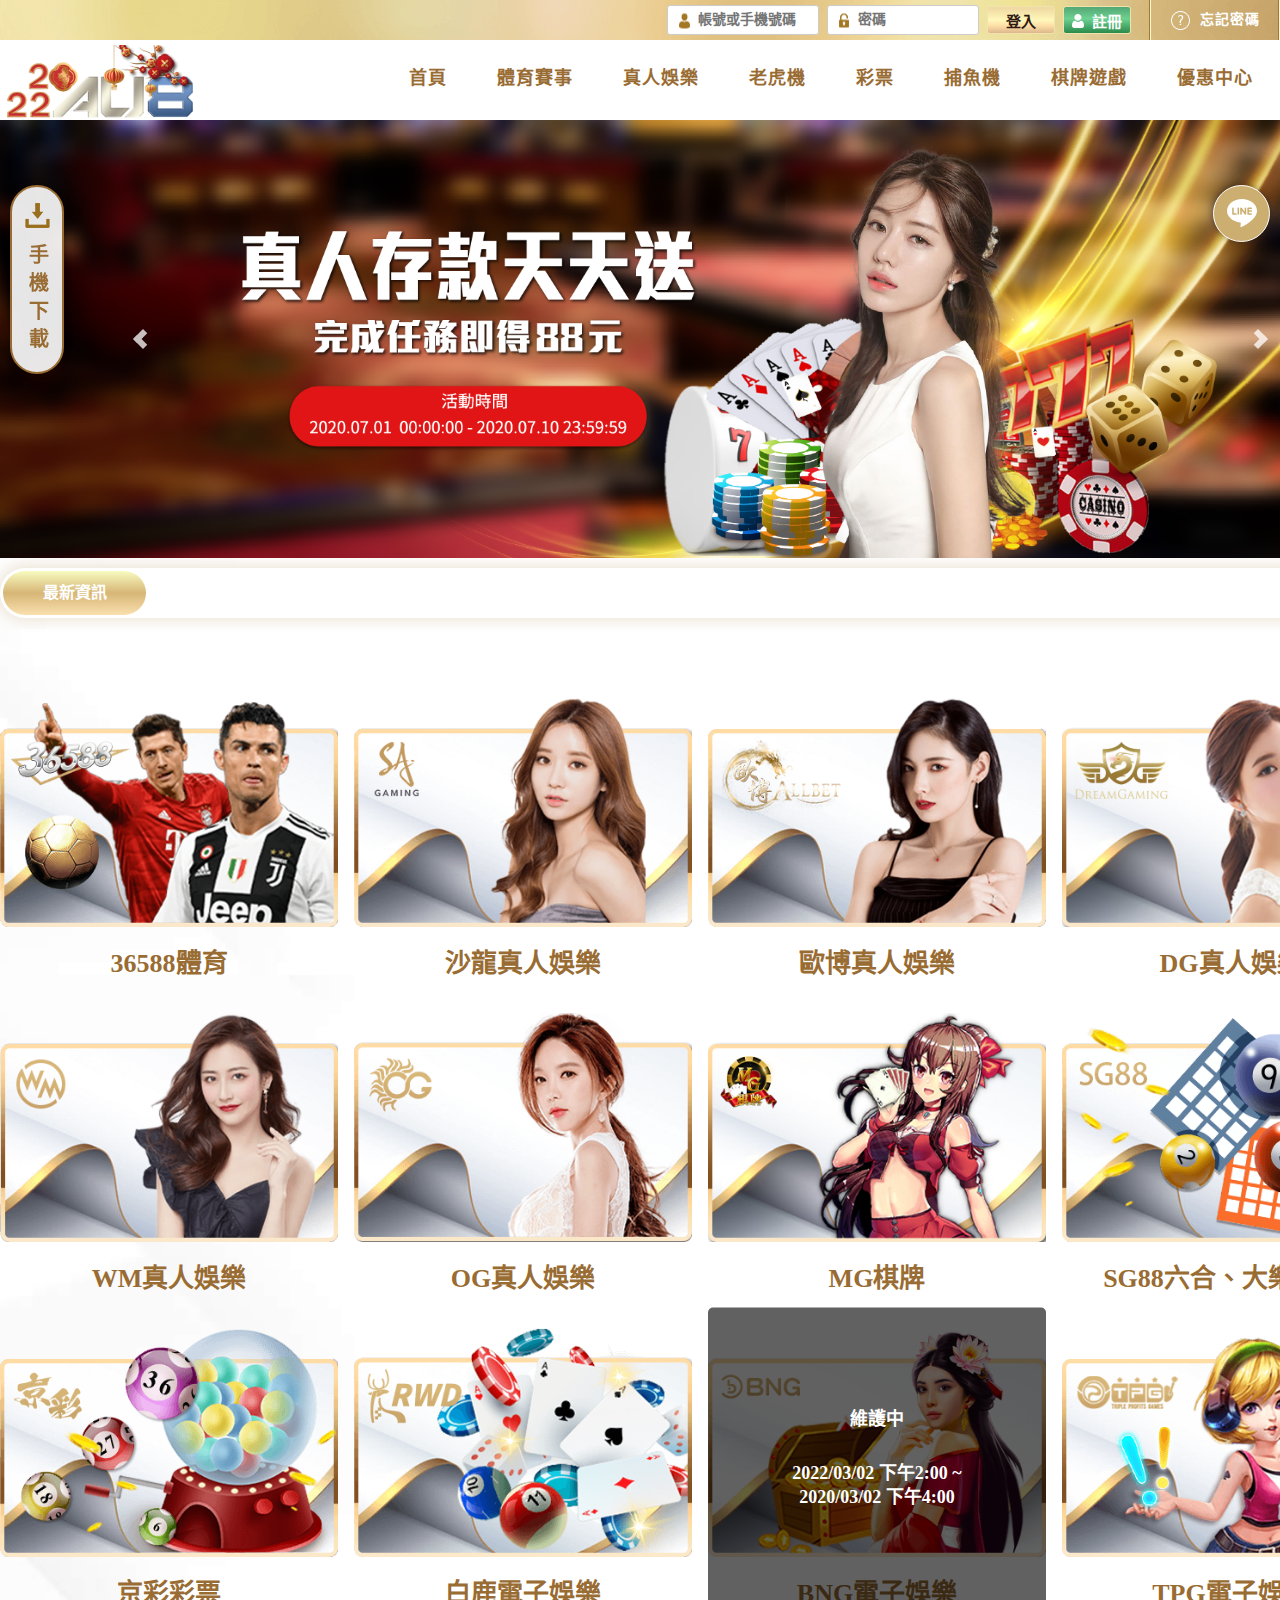
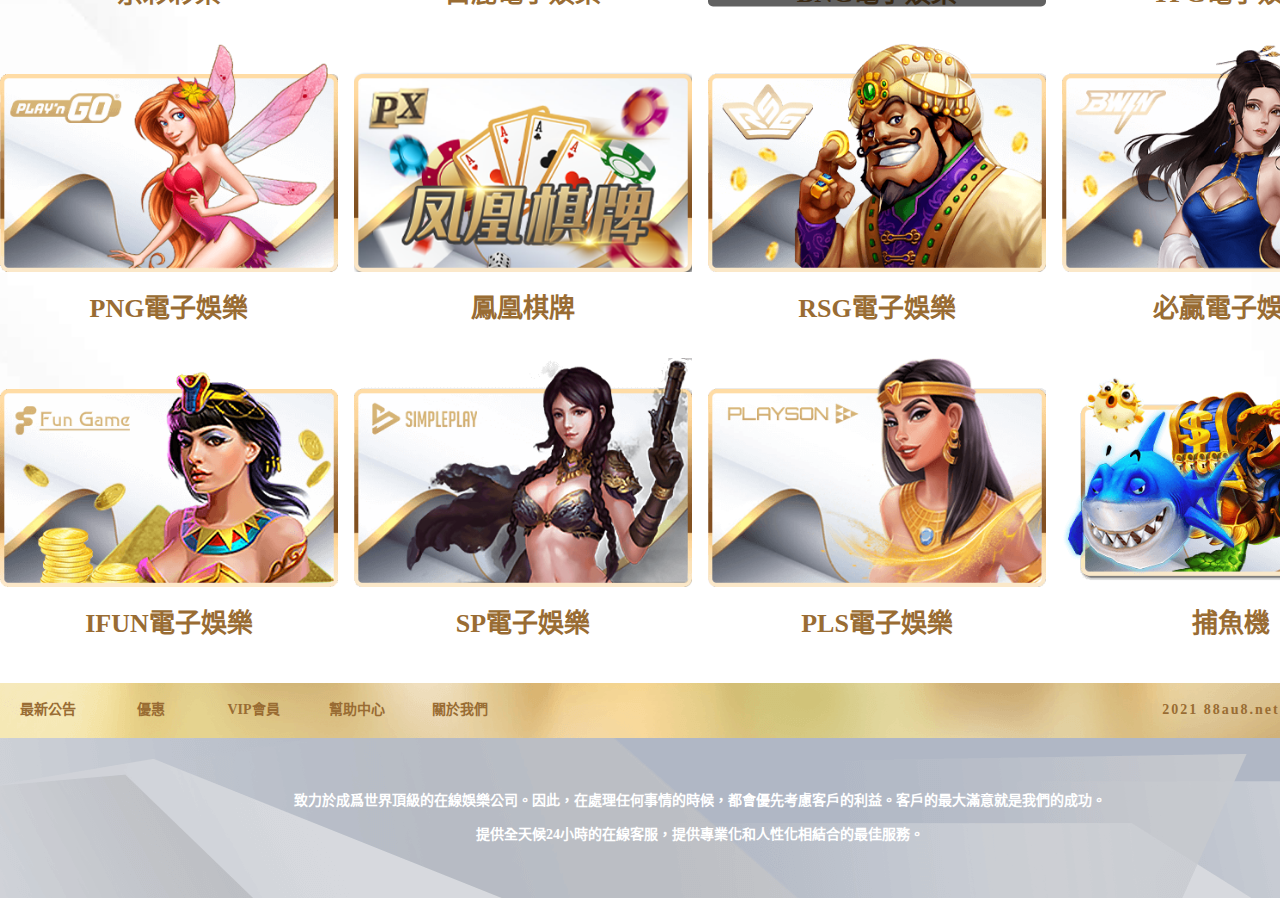
<file: index.html>
<!DOCTYPE html>
<html lang="zh-TW">
<head>
    <meta charset="UTF-8">
    <meta name="viewport" content="width=device-width, initial-scale=0.25">
    <title>Document</title>
    <link rel="stylesheet" href="./css/style.css">
    <link rel="stylesheet" href="js/slick-1.8.1/slick/slick.css">
    <link rel="stylesheet" href="js/slick-1.8.1/slick/slick-theme.css">
    <script src="https://code.jquery.com/jquery-3.6.0.min.js"></script>
    <script src="https://code.jquery.com/jquery-2.2.0.min.js"></script>
    <script src="js/slick-1.8.1/slick/slick.min.js"></script>
    <script src="./js/javascript.js"></script>
</head>
<body>
    <header>
        <div class="top">
            <!-- <span class="brad">
                TONG BOU
                <span class="time"></span>
            </span> -->
            <ul class="user login display">
                <li>
                    <form class="loginForm">
                        <div>
                            <i class="acc_ic"></i>
                            <input type="text" placeholder="帳號或手機號碼">
                        </div>
                        <div>
                            <i class="pass_ic"></i>
                            <input type="password" placeholder="密碼">
                        </div>
                        <button class="loginBtn" type="button">登入</button>
                        <button class="signupBtn" type="button" onclick="window.location.href='./html/register.html'">
                            <i></i>
                            註冊
                        </button>
                    </form>
                </li>
                <li class="forget">
                    <i></i>
                    忘記密碼
                </li>
                <li class="lang">
                    <select>
                        <option>繁體中文</option>
                        <option>简体中文</option>
                        <option>ENGLISH</option>
                        <option>日本語</option>
                    </select>
                </li>
            </ul>
            <ul class="user alLogin">
                <li class="lv">
                    <span>VIP20</span>
                    userName
                </li>
                <li class="moneyTotal">
                    <span class="total">9999</span>
                    <i class="money_arrow"></i>
                    <ul class="transferInfo">
                        <li class="platform">
                            <div>
                                <p>BNG娛樂</p>
                                <p class="money">
                                    <i class="display"></i>
                                    <span></span>
                                </p>
                            </div>
                        </li>
                        <li class="platform">
                            <div>
                                <p>pls</p>
                                <p class="money">
                                    <i></i>
                                    <span>0</span>
                                </p>
                            </div>
                        </li>
                        <li class="platform">
                            <div>
                                <p>SimplePlay</p>
                                <p class="money">
                                    <i></i>
                                    <span>0</span>
                                </p>
                            </div>
                        </li>
                        <li class="platform">
                            <div>
                                <p>歐博</p>
                                <p class="money">
                                    <i></i>
                                    <span>0</span>
                                </p>
                            </div>
                        </li>
                        <li class="platform">
                            <div>
                                <p>SG</p>
                                <p class="money">
                                    <i></i>
                                    <span>0</span>
                                </p>
                            </div>
                        </li>
                        <li class="platform">
                            <div>
                                <p>RTG</p>
                                <p class="money">
                                    <i></i>
                                    <span>0</span>
                                </p>
                            </div>
                        </li>
                        <li class="platform">
                            <div>
                                <p>IFUN</p>
                                <p class="money">
                                    <i></i>
                                    <span>0</span>
                                </p>
                            </div>
                        </li>
                        <li class="platform">
                            <div>
                                <p>WM</p>
                                <p class="money">
                                    <i></i>
                                    <span>0</span>
                                </p>
                            </div>
                        </li>
                        <li class="platform">
                            <div>
                                <p>GS</p>
                                <p class="money">
                                    <i></i>
                                    <span>0</span>
                                </p>
                            </div>
                        </li>
                        <li class="platform">
                            <div>
                                <p>必贏</p>
                                <p class="money">
                                    <i></i>
                                    <span>0</span>
                                </p>
                            </div>
                        </li>
                        <li class="platform">
                            <div>
                                <p>36588體育</p>
                                <p class="money">
                                    <i></i>
                                    <span>0</span>
                                </p>
                            </div>
                        </li>
                        <li class="platform">
                            <div>
                                <p>RSG</p>
                                <p class="money">
                                    <i></i>
                                    <span>0</span>
                                </p>
                            </div>
                        </li>
                        <li class="platform">
                            <div>
                                <p>PNG</p>
                                <p class="money">
                                    <i></i>
                                    <span>0</span>
                                </p>
                            </div>
                        </li>
                    </ul>
                </li>
                <li onclick="window.location.href='./html/deposit.html'">
                    存款
                </li>
                <li onclick="window.location.href='./html/transfer.html'">
                    轉帳
                </li>
                <li onclick="window.location.href='./html/withdrawal.html'">
                    提款
                </li>
                <li onclick="window.location.href='./html/member.html'">
                    會員中心
                </li>
                <li onclick="window.location.href='./html/mail.html'">
                    站內信
                </li>
                <li class="logoutBtn" onclick="window.location.href='./index.html'">
                    登出
                </li>
                <li class="lang">
                    <select>
                        <option>繁體中文</option>
                        <option>简体中文</option>
                        <option>ENGLISH</option>
                        <option>日本語</option>
                    </select>
                </li>
            </ul>
        </div>
        <div class="gameNav">
            <div class="center">
                <img class="logo" src="./images/icon/logo.png">
                <ul>
                    <li class="menu" onclick="window.location.href='./index.html'">首頁</li>
                    <li class="sportBtn" onclick="unlogin()">體育賽事</li>
                    <li class="liveBtn" onclick="unlogin()">真人娛樂</li>
                    <li class="slotBtn" onclick="unlogin()">老虎機</li>
                    <li class="lotteryBtn" onclick="unlogin()">彩票</li>
                    <li class="fishBtn" onclick="unlogin()">捕魚機</li>
                    <li class="boardBtn" onclick="unlogin()">棋牌遊戲</li>
                    <!-- <li class="activeWallet">活動錢包</li> -->
                    <li class="event" onclick="unlogin()">優惠中心</li>
                    <li class="vip" onclick="unlogin()">VIP會員</li>
                </ul>
            </div>
        </div>
        <div class="topGameList">
            <div class="listWrap">
                <div class="center">
                    <i class="prev"></i>
                    <div class="container">
                        <ul class="sport">
                            <li onclick="unlogin()">
                                <div>
                                    <img src="./images/partner/sport/36588.png">
                                </div>
                                <p>36588體育</p>
                            </li>
                        </ul>
                        <ul class="live">
                        <li onclick="unlogin()">
                            <div>
                                <img src="./images/partner/live/live_1.png">
                            </div>
                            <p>沙龍真人娛樂</p>
                        </li>
                        <li onclick="unlogin()">
                            <div>
                                <img src="./images/partner/live/live_2.png">
                            </div>
                            <p>歐博真人娛樂</p>
                        </li>
                        <li onclick="unlogin()">
                            <div>
                                <img src="./images/partner/live/live_3.png">
                            </div>
                            <p>DG真人娛樂</p>
                        </li>
                        <li onclick="unlogin()">
                            <div>
                                <img src="./images/partner/live/live_4.png">
                            </div>
                            <p>WM真人娛樂</p>
                        </li>
                        <li onclick="unlogin()">
                            <div>
                                <img src="./images/partner/live/live_5.png">
                            </div>
                            <p>OG真人娛樂</p>
                        </li>
                        </ul>
                        <ul class="slot">
                        <li onclick="unlogin()">
                            <div>
                                <img src="./images/partner/slot/bng.png">
                            </div>
                            <p>BNG電子娛樂</p>
                            <div class="fixBox display">
                                <p class="title">維護中</p>
                                <p>2022/03/02 下午2:00 ~</p>
                                <p>2020/03/02 下午4:00</p>
                            </div>
                        </li>
                        <li onclick="unlogin()">
                            <div>
                                <img src="./images/partner/slot/bwin.png">
                            </div>
                            <p>必贏電子娛樂</p>
                        </li>
                        <li onclick="unlogin()">
                            <div>
                                <img src="./images/partner/slot/fa.png">
                            </div>
                            <p>福星電子娛樂</p>
                        </li>
                        <li onclick="unlogin()">
                            <div>
                                <img src="./images/partner/slot/gr.png">
                            </div>
                            <p>好路棋牌</p>
                        </li>
                        <li onclick="unlogin()">
                            <div>
                                <img src="./images/partner/slot/ifun.png">
                            </div>
                            <p>FUN GAME</p>
                        </li>
                        <li onclick="unlogin()">
                            <div>
                                <img src="./images/partner/slot/pls.png">
                            </div>
                            <p>PLS電子娛樂</p>
                        </li>
                        <li onclick="unlogin()">
                            <div>
                                <img src="./images/partner/slot/png.png">
                            </div>
                            <p>PNG電子娛樂</p>
                        </li>
                        <li onclick="unlogin()">
                            <div>
                                <img src="./images/partner/slot/rsg.png">
                            </div>
                            <p>RSG電子娛樂</p>
                        </li>
                        <li onclick="unlogin()">
                            <div>
                                <img src="./images/partner/slot/sp.png">
                            </div>
                            <p>SimplePlay</p>
                        </li>
                        <li onclick="unlogin()">
                            <div>
                                <img src="./images/partner/slot/tpg.png">
                            </div>
                            <p>TPG電子娛樂</p>
                        </li>
                        <li onclick="unlogin()">
                            <div>
                                <img src="./images/partner/slot/ufo.png">
                            </div>
                            <p>UFO電子娛樂</p>
                        </li>
                        </ul>
                        <ul class="lottery">
                        <li onclick="unlogin()">
                            <div>
                                <img src="./images/partner/lottery/sg.png">
                            </div>
                            <p>SG88六合、大樂、539</p>
                        </li>
                        <li onclick="unlogin()">
                            <div>
                                <img src="./images/partner/lottery/gs.png">
                            </div>
                            <p>京彩彩票</p>
                        </li>
                        <li onclick="unlogin()">
                            <div>
                                <img src="./images/partner/lottery/rwd.png">
                            </div>
                            <p>白鹿電子娛樂</p>
                        </li>
                        </ul>
                        <ul class="fish">
                        <li onclick="unlogin()">
                            <div>
                                <img src="./images/partner/fish/bwin.png">
                            </div>
                            <p>必贏電子娛樂</p>
                        </li>
                        <li onclick="unlogin()">
                            <div>
                                <img src="./images/partner/fish/fa.png">
                            </div>
                            <p>福星電子娛樂</p>
                        </li>
                        <li onclick="unlogin()">
                            <div>
                                <img src="./images/partner/fish/gr.png">
                            </div>
                            <p>好路棋牌</p>
                        </li>
                        <li onclick="unlogin()">
                            <div>
                                <img src="./images/partner/fish/rsg.png">
                            </div>
                            <p>RSG電子娛樂</p>
                        </li>
                        <li onclick="unlogin()">
                            <div>
                                <img src="./images/partner/fish/sp.png">
                            </div>
                            <p>SimplePlay</p>
                        </li>
                        <li onclick="unlogin()">
                            <div>
                                <img src="./images/partner/fish/tpg.png">
                            </div>
                            <p>TPG電子娛樂</p>
                        </li>
                        </ul>
                        <ul class="board">
                        <li onclick="unlogin()">
                            <div>
                                <img src="./images/partner/board/big.png">
                            </div>
                            <p>大運棋牌</p>
                        </li>
                        <li onclick="unlogin()">
                            <div>
                                <img src="./images/partner/board/bts.png">
                            </div>
                            <p>BTS電子娛樂</p>
                        </li>
                        <li onclick="unlogin()">
                            <div>
                                <img src="./images/partner/board/fa.png">
                            </div>
                            <p>福星電子娛樂</p>
                        </li>
                        <li onclick="unlogin()">
                            <div>
                                <img src="./images/partner/board/gr.png">
                            </div>
                            <p>好路棋牌</p>
                        </li>
                        <li onclick="unlogin()">
                            <div>
                                <img src="./images/partner/board/ifun.png">
                            </div>
                            <p>FUN GAME</p>
                        </li>
                        <li onclick="unlogin()">
                            <div>
                                <img src="./images/partner/board/png.png">
                            </div>
                            <p>PNG電子娛樂</p>
                        </li>
                        <li onclick="unlogin()">
                            <div>
                                <img src="./images/partner/board/rwd.png">
                            </div>
                            <p>白鹿</p>
                        </li>
                        </ul>
                    </div>
                    <i class="next"></i>
                </div>
            </div>
        </div>
    </header>
    <main>
        <div class="ad">
            <ul class="single-item">
                <li><img src="./images/banner.png"></li>
                <li><img src="./images/banner.png"></li>
                <li><img src="./images/banner.png"></li>
            </ul>
        </div>
        <div class="mainWrap">
            <div class="center">
                <div class="marqueeArea">
                    <div class="center">
                        <div class="marqueeWrap">
                            <i class="marquee_ic">
                                <p>最新資訊</p>
                            </i>
                            <div class="marquee">
                                <p>測試跑馬燈</p>
                            </div>
                        </div>
                    </div>
                </div>
                <ul class="typeList">
                    <li class="sport" onclick="unlogin()">
                        <img src="./images/enter/36588.png" alt="">
                        <p>36588體育</p>
                    </li>
                    <li class="live p1" onclick="unlogin()">
                        <img src="./images/enter/sa.png" alt="">
                        <p>沙龍真人娛樂</p>
                    </li>
                    <li class="live p2" onclick="unlogin()">
                        <img src="./images/enter/allbet.png" alt="">
                        <p>歐博真人娛樂</p>
                    </li>
                    <li class="live p3" onclick="unlogin()">
                        <img src="./images/enter/dg.png" alt="">
                        <p>DG真人娛樂</p>
                    </li>
                    <li class="live p4" onclick="unlogin()">
                        <img src="./images/enter/wm.png" alt="">
                        <p>WM真人娛樂</p>
                    </li>
                    <li class="live p5" onclick="unlogin()">
                        <img src="./images/enter/og.png" alt="">
                        <p>OG真人娛樂</p>
                    </li>
                    <li class="board" onclick="unlogin()">
                        <img src="./images/enter/mg.png" alt="">
                        <p>MG棋牌</p>
                    </li>
                    <li class="lottery p1" onclick="unlogin()">
                        <img src="./images/enter/sg88.png" alt="">
                        <p>SG88六合、大樂、539</p>
                    </li>
                    <li class="lottery p2" onclick="unlogin()">
                        <img src="./images/enter/gs.png" alt="">
                        <p>京彩彩票</p>
                    </li>
                    <li class="lottery p3" onclick="unlogin()">
                        <img src="./images/enter/rwd.png" alt="">
                        <p>白鹿電子娛樂</p>
                    </li>
                    <li class="slot p1" onclick="unlogin()">
                        <img src="./images/enter/bng.png" alt="">
                        <p>BNG電子娛樂</p>
                        <div class="fixBox display">
                            <p class="title">維護中</p>
                            <p>2022/03/02 下午2:00 ~</p>
                            <p>2020/03/02 下午4:00</p>
                        </div>
                    </li>
                    <li class="slot p2" onclick="unlogin()">
                        <img src="./images/enter/tpg.png" alt="">
                        <p>TPG電子娛樂</p>
                    </li>
                    <li class="slot p3" onclick="unlogin()">
                        <img src="./images/enter/png.png" alt="">
                        <p>PNG電子娛樂</p>
                    </li>
                    <li class="slot p4" onclick="unlogin()">
                        <img src="./images/enter/px.png" alt="">
                        <p>鳳凰棋牌</p>
                    </li>
                    <li class="slot p5" onclick="unlogin()">
                        <img src="./images/enter/rsg.png" alt="">
                        <p>RSG電子娛樂</p>
                    </li>
                    <li class="slot p6" onclick="unlogin()">
                        <img src="./images/enter/bwin.png" alt="">
                        <p>必贏電子娛樂</p>
                    </li>
                    <li class="slot p7" onclick="unlogin()">
                        <img src="./images/enter/ifun.png" alt="">
                        <p>IFUN電子娛樂</p>
                    </li>
                    <li class="slot p8" onclick="unlogin()">
                        <img src="./images/enter/sp.png" alt="">
                        <p>SP電子娛樂</p>
                    </li>
                    <li class="slot p9" onclick="unlogin()">
                        <img src="./images/enter/pls.png" alt="">
                        <p>PLS電子娛樂</p>
                    </li>
                    <li class="fish" onclick="unlogin()">
                        <img src="./images/enter/fish.png" alt="">
                        <p>捕魚機</p>
                    </li>
                </ul>
            </div>
        </div>
    </main>
    <nav class="sideBar">
        <p class="download" onclick="window.location.href='./html/help.html'">
            <i></i>
            手機下載
        </p>
        <ul class="rightSide">
            <li class="line" onclick="window.location.href='./html/help.html'">
                <i></i>
            </li>
        </ul>
    </nav>
    <footer>
        <div class="top">
            <div class="center">
                <div class="btnBox">
                    <ul>
                        <li class="openNews">最新公告</li>
                        <li onclick="window.location.href='./html/event.html'">優惠</li>
                        <li onclick="window.location.href='./html/vip.html'">VIP會員</li>
                        <li onclick="window.location.href='./html/help.html'">幫助中心</li>
                        <li onclick="window.location.href='./html/help.html'">關於我們</li>
                    </ul>
                </div>
                <p>2021 88au8.net 版權所有 │ 18+</p>
            </div>
        </div>
        <div class="footerList">
            <div class="center">
                <p>致力於成爲世界頂級的在線娛樂公司。因此，在處理任何事情的時候，都會優先考慮客戶的利益。客戶的最大滿意就是我們的成功。</p>
                <p>提供全天候24小時的在線客服，提供專業化和人性化相結合的最佳服務。</p>
            </div>
        </div>
    </footer>
    <div class="filter">
        <!--遊戲投注彈窗-->
        <div class="jumpWindow betWindow sportGame">
            <div class="title">
                <p>快速轉帳</p>
                <i class="close_ic"></i>
            </div>
            <form>
                <div class="row">
                    <p>平台</p>
                    <div class="smallTitle">36588</div>
                </div>
                <div class="row">
                    <p>中心錢包</p>
                    <input type="text" value="$9999" readonly>
                </div>
                <div class="row">
                    <i class="trans_arrow"></i>
                </div>
                <div class="row">
                    <p>BNG電子娛樂</p>
                    <input type="text" value="$0" readonly>
                </div>
                <div class="row">
                    <p>轉帳金額</p>
                    <input type="text" value="$100">
                </div>
                <div class="row forBtn">
                    <div class="btnBox">
                        <button>$100</button>
                        <button>$500</button>
                        <button>$1000</button>
                        <button>$3000</button>
                        <button>$5000</button>
                        <button>$10000</button>
                        <button>全部</button>
                    </div>
                </div>
                <div class="row forBtn">
                    <button class="check">確認</button>
                </div>
            </form>
            <div class="enterGame">
                <button>進入遊戲</button>
            </div>
        </div>
        <div class="jumpWindow betWindow liveGame">
            <div class="title">
                <p>快速轉帳</p>
                <i class="close_ic"></i>
            </div>
            <form>
                <div class="row">
                    <p>平台</p>
                    <div class="smallTitle">ALLBET</div>
                </div>
                <div class="row">
                    <p>中心錢包</p>
                    <input type="text" value="$9999" readonly>
                </div>
                <div class="row">
                    <i class="trans_arrow"></i>
                </div>
                <div class="row">
                    <p>歐博真人</p>
                    <input type="text" value="$0" readonly>
                </div>
                <div class="row">
                    <p>轉帳金額</p>
                    <input type="text" value="$100">
                </div>
                <div class="row forBtn">
                    <div class="btnBox">
                        <button>$100</button>
                        <button>$500</button>
                        <button>$1000</button>
                        <button>$3000</button>
                        <button>$5000</button>
                        <button>$10000</button>
                        <button>全部</button>
                    </div>
                </div>
                <div class="row forBtn">
                    <button class="check">確認</button>
                </div>
            </form>
            <div class="enterGame">
                <button>進入遊戲</button>
            </div>
        </div>
        <div class="jumpWindow betWindow lotteryGame">
            <div class="title">
                <p>快速轉帳</p>
                <i class="close_ic"></i>
            </div>
            <form>
                <div class="row">
                    <p>平台</p>
                    <div class="smallTitle">京彩彩票</div>
                </div>
                <div class="row">
                    <p>中心錢包</p>
                    <input type="text" value="$9999" readonly>
                </div>
                <div class="row">
                    <i class="trans_arrow"></i>
                </div>
                <div class="row">
                    <p>SG彩票</p>
                    <input type="text" value="$0" readonly>
                </div>
                <div class="row">
                    <p>轉帳金額</p>
                    <input type="text" value="$100">
                </div>
                <div class="row forBtn">
                    <div class="btnBox">
                        <button>$100</button>
                        <button>$500</button>
                        <button>$1000</button>
                        <button>$3000</button>
                        <button>$5000</button>
                        <button>$10000</button>
                        <button>全部</button>
                    </div>
                </div>
                <div class="row forBtn">
                    <button class="check">確認</button>
                </div>
            </form>
            <div class="enterGame">
                <button>進入遊戲</button>
            </div>
        </div>
        <!--忘記密碼-->
        <div class="jumpWindow forgetPassword">
            <div class="title">
                <p>忘記密碼</p>
                <i class="close_ic"></i>
            </div>
            <form>
                <input type="text" placeholder="請輸入您的手機號碼">
                <button>重置密碼</button>
                <p>我們將發送新的密碼到您的手機，請查收簡訊</p>
            </form>
        </div>
        <!--最新公告-->
        <div class="jumpWindow news">
            <div class="title">
                <p>最新公告</p>
                <i class="close_ic"></i>
            </div>
            <ul class="nav">
                <li class="hot active">熱門</li>
                <li class="normal">一般</li>
                <li class="deposit">存款</li>
            </ul>
            <ul class="content forHot display">
                <li>
                    <div>
                        <p class="text">公告測試公告測試公告測試公告測試公告測試公告測試公告測試</p>
                        <p class="date">2021/09/26</p>
                    </div>
                </li>
                <li>
                    <div>
                        <p class="text">公告測試</p>
                        <p class="date">2021/09/26</p>
                    </div>
                </li>
                <li>
                    <div>
                        <p class="text">公告測試公告測試公告測試公告測試公告測試公告測試公告測試公告測試公告測試公告測試公告測試公告測試公告測試公告測試公告測試公告測試公告測試公告測試公告測試公告測試公告測試公告測試公告測試公告測試公告測試公告測試</p>
                        <p class="date">2021/09/26</p>
                    </div>
                </li>
            </ul>
            <ul class="content forNormal">
                <li>
                    <div>
                        <p class="text">公告測試</p>
                        <p class="date">2021/09/26</p>
                    </div>
                </li>
                <li>
                    <div>
                        <p class="text">公告測試</p>
                        <p class="date">2021/09/26</p>
                    </div>
                </li>
            </ul>
            <ul class="content forDeposit">
                <li>
                    <div>
                        <p class="text">公告測試</p>
                        <p class="date">2021/09/26</p>
                    </div>
                </li>
            </ul>
        </div>
        <!--單純轉跳彈窗-->
        <div class="jumpWindow plsGo">
            <div class="title">
                <p>提示</p>
                <i class="close_ic"></i>
            </div>
            <div class="content">請先登入</div>
            <div class="btnBox">
                <button class="close">確認</button>
            </div>
        </div>
    </div>
    <div class="bg"></div>
</body>
</html>
</file>
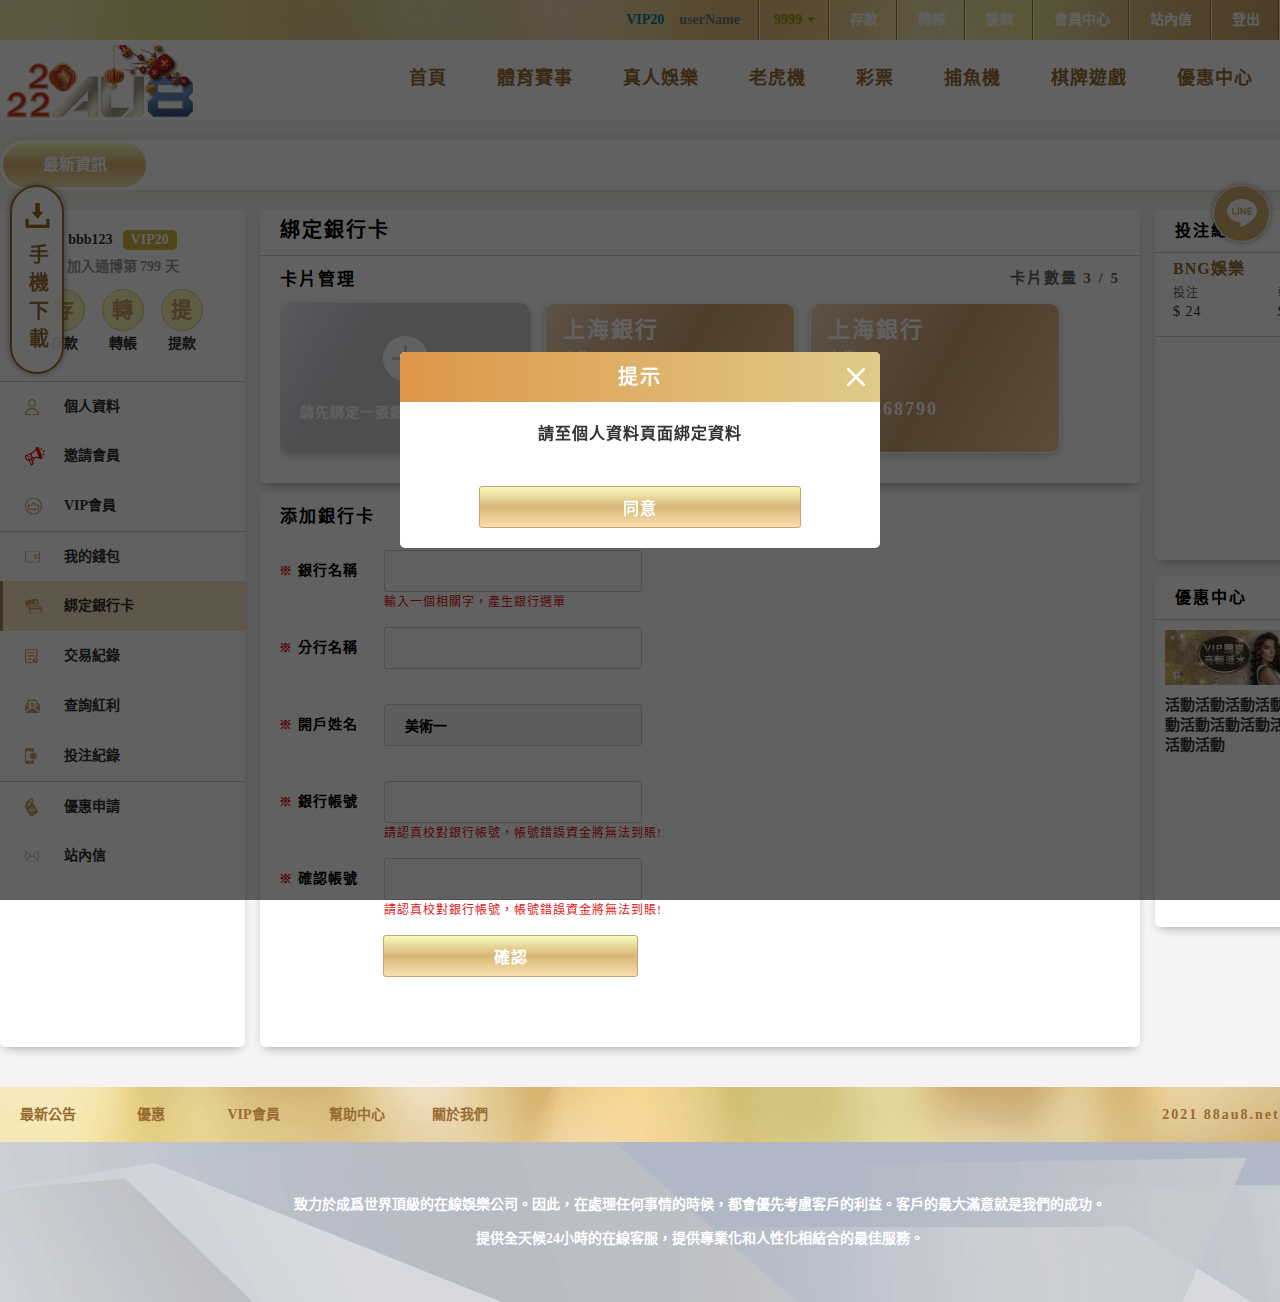
<file: html/bankCard.html>
<!DOCTYPE html>
<html lang="zh-TW">
<head>
    <meta charset="UTF-8">
    <meta name="viewport" content="width=device-width, initial-scale=0.25">
    <title>Document</title>
    <link rel="stylesheet" href="../css/style.css">
    <link rel="stylesheet" href="../js/slick-1.8.1/slick/slick.css">
    <link rel="stylesheet" href="../js/slick-1.8.1/slick/slick-theme.css">
    <script src="https://code.jquery.com/jquery-3.6.0.min.js"></script>
    <script src="https://code.jquery.com/jquery-2.2.0.min.js"></script>
    <script src="../js/slick-1.8.1/slick/slick.min.js"></script>
    <script src="../js/javascript.js"></script>
</head>
<body>
    <header>
        <div class="top">
            <!-- <span class="brad">
                TONG BOU
                <span class="time"></span>
            </span> -->
            <ul class="user alLogin display">
                <li class="lv">
                    <span>VIP20</span>
                    userName
                </li>
                <li class="moneyTotal">
                    <span class="total">9999</span>
                    <i class="money_arrow"></i>
                    <ul class="transferInfo">
                        <li class="platform">
                            <div>
                                <p>BNG娛樂</p>
                                <p class="money">
                                    <i class="display"></i>
                                    <span></span>
                                </p>
                            </div>
                        </li>
                        <li class="platform">
                            <div>
                                <p>pls</p>
                                <p class="money">
                                    <i></i>
                                    <span>0</span>
                                </p>
                            </div>
                        </li>
                        <li class="platform">
                            <div>
                                <p>SimplePlay</p>
                                <p class="money">
                                    <i></i>
                                    <span>0</span>
                                </p>
                            </div>
                        </li>
                        <li class="platform">
                            <div>
                                <p>歐博</p>
                                <p class="money">
                                    <i></i>
                                    <span>0</span>
                                </p>
                            </div>
                        </li>
                        <li class="platform">
                            <div>
                                <p>SG</p>
                                <p class="money">
                                    <i></i>
                                    <span>0</span>
                                </p>
                            </div>
                        </li>
                        <li class="platform">
                            <div>
                                <p>RTG</p>
                                <p class="money">
                                    <i></i>
                                    <span>0</span>
                                </p>
                            </div>
                        </li>
                        <li class="platform">
                            <div>
                                <p>IFUN</p>
                                <p class="money">
                                    <i></i>
                                    <span>0</span>
                                </p>
                            </div>
                        </li>
                        <li class="platform">
                            <div>
                                <p>WM</p>
                                <p class="money">
                                    <i></i>
                                    <span>0</span>
                                </p>
                            </div>
                        </li>
                        <li class="platform">
                            <div>
                                <p>GS</p>
                                <p class="money">
                                    <i></i>
                                    <span>0</span>
                                </p>
                            </div>
                        </li>
                        <li class="platform">
                            <div>
                                <p>必贏</p>
                                <p class="money">
                                    <i></i>
                                    <span>0</span>
                                </p>
                            </div>
                        </li>
                        <li class="platform">
                            <div>
                                <p>36588體育</p>
                                <p class="money">
                                    <i></i>
                                    <span>0</span>
                                </p>
                            </div>
                        </li>
                        <li class="platform">
                            <div>
                                <p>RSG</p>
                                <p class="money">
                                    <i></i>
                                    <span>0</span>
                                </p>
                            </div>
                        </li>
                        <li class="platform">
                            <div>
                                <p>PNG</p>
                                <p class="money">
                                    <i></i>
                                    <span>0</span>
                                </p>
                            </div>
                        </li>
                    </ul>
                </li>
                <li onclick="window.location.href='./deposit.html'">
                    存款
                </li>
                <li onclick="window.location.href='./transfer.html'">
                    轉帳
                </li>
                <li onclick="window.location.href='./withdrawal.html'">
                    提款
                </li>
                <li onclick="window.location.href='./member.html'">
                    會員中心
                </li>
                <li onclick="window.location.href='./mail.html'">
                    站內信
                </li>
                <li class="logoutBtn" onclick="window.location.href='../index.html'">
                    登出
                </li>
                <li class="lang">
                    <select>
                        <option>繁體中文</option>
                        <option>简体中文</option>
                        <option>ENGLISH</option>
                        <option>日本語</option>
                    </select>
                </li>
            </ul>
        </div>
        <div class="gameNav">
            <div class="center">
                <img class="logo" src="../images/icon/logo.png">
                <ul>
                    <li class="menu" onclick="window.location.href='../index.html'">首頁</li>
                    <li class="sportBtn" onclick="window.location.href='./sportPage.html'">體育賽事</li>
                    <li class="liveBtn" onclick="window.location.href='./livePage.html'">真人娛樂</li>
                    <li class="slotBtn" onclick="window.location.href='./slotPage.html'">老虎機</li>
                    <li class="lotteryBtn" onclick="window.location.href='./lotteryPage.html'">彩票</li>
                    <li class="fishBtn" onclick="window.location.href='./fishPage.html'">捕魚機</li>
                    <li class="boardBtn" onclick="window.location.href='./boardPage.html'">棋牌遊戲</li>
                    <!-- <li class="activeWallet">活動錢包</li> -->
                    <li class="event" onclick="window.location.href='./event.html'">優惠中心</li>
                    <li class="vip" onclick="window.location.href='./vip.html'">VIP會員</li>
                </ul>
            </div>
        </div>
        <div class="topGameList">
            <div class="listWrap">
                <div class="center">
                    <i class="prev"></i>
                    <div class="container">
                        <ul class="sport">
                            <li onclick="openSportGame()">
                                <div>
                                    <img src="../images/partner/sport/36588.png">
                                </div>
                                <p>36588體育</p>
                            </li>
                        </ul>
                        <ul class="live">
                            <li onclick="openLiveGame()">
                                <div>
                                    <img src="../images/partner/live/live_1.png">
                                </div>
                                <p>沙龍真人娛樂</p>
                            </li>
                            <li onclick="openLiveGame()">
                                <div>
                                    <img src="../images/partner/live/live_2.png">
                                </div>
                                <p>歐博真人娛樂</p>
                            </li>
                            <li onclick="openLiveGame()">
                                <div>
                                    <img src="../images/partner/live/live_3.png">
                                </div>
                                <p>DG真人娛樂</p>
                            </li>
                            <li onclick="openLiveGame()">
                                <div>
                                    <img src="../images/partner/live/live_4.png">
                                </div>
                                <p>WM真人娛樂</p>
                            </li>
                            <li onclick="openLiveGame()">
                                <div>
                                    <img src="../images/partner/live/live_5.png">
                                </div>
                                <p>OG真人娛樂</p>
                            </li>
                        </ul>
                        <ul class="slot">
                            <li onclick="window.location.href='./slotPageInner.html'">
                                <div>
                                    <img src="../images/partner/slot/bng.png">
                                </div>
                                <p>BNG電子娛樂</p>
                                <div class="fixBox display">
                                    <p class="title">維護中</p>
                                    <p>2022/03/02 下午2:00 ~</p>
                                    <p>2020/03/02 下午4:00</p>
                                </div>
                            </li>
                            <li onclick="window.location.href='./slotPageInner.html'">
                                <div>
                                    <img src="../images/partner/slot/bwin.png">
                                </div>
                                <p>必贏電子娛樂</p>
                            </li>
                            <li onclick="window.location.href='./slotPageInner.html'">
                                <div>
                                    <img src="../images/partner/slot/fa.png">
                                </div>
                                <p>福星電子娛樂</p>
                            </li>
                            <li onclick="window.location.href='./slotPageInner.html'">
                                <div>
                                    <img src="../images/partner/slot/gr.png">
                                </div>
                                <p>好路棋牌</p>
                            </li>
                            <li onclick="window.location.href='./slotPageInner.html'">
                                <div>
                                    <img src="../images/partner/slot/ifun.png">
                                </div>
                                <p>FUN GAME</p>
                            </li>
                            <li onclick="window.location.href='./slotPageInner.html'">
                                <div>
                                    <img src="../images/partner/slot/pls.png">
                                </div>
                                <p>PLS電子娛樂</p>
                            </li>
                            <li onclick="window.location.href='./slotPageInner.html'">
                                <div>
                                    <img src="../images/partner/slot/png.png">
                                </div>
                                <p>PNG電子娛樂</p>
                            </li>
                            <li onclick="window.location.href='./slotPageInner.html'">
                                <div>
                                    <img src="../images/partner/slot/rsg.png">
                                </div>
                                <p>RSG電子娛樂</p>
                            </li>
                            <li onclick="window.location.href='./slotPageInner.html'">
                                <div>
                                    <img src="../images/partner/slot/sp.png">
                                </div>
                                <p>SimplePlay</p>
                            </li>
                            <li onclick="window.location.href='./slotPageInner.html'">
                                <div>
                                    <img src="../images/partner/slot/tpg.png">
                                </div>
                                <p>TPG電子娛樂</p>
                            </li>
                            <li onclick="window.location.href='./slotPageInner.html'">
                                <div>
                                    <img src="../images/partner/slot/ufo.png">
                                </div>
                                <p>UFO電子娛樂</p>
                            </li>
                        </ul>
                        <ul class="lottery">
                           <li onclick="openLotteryGame()">
                               <div>
                                   <img src="../images/partner/lottery/sg.png">
                               </div>
                               <p>SG88六合、大樂、539</p>
                           </li>
                           <li onclick="openLotteryGame()">
                               <div>
                                   <img src="../images/partner/lottery/gs.png">
                               </div>
                               <p>京彩彩票</p>
                           </li>
                           <li onclick="openLotteryGame()">
                               <div>
                                   <img src="../images/partner/lottery/rwd.png">
                               </div>
                               <p>白鹿電子娛樂</p>
                           </li>
                        </ul>
                        <ul class="fish">
                            <li onclick="window.location.href='./fishPageInner.html'">
                                <div>
                                    <img src="../images/partner/fish/bwin.png">
                                </div>
                                <p>必贏電子娛樂</p>
                            </li>
                            <li onclick="window.location.href='./fishPageInner.html'">
                                <div>
                                    <img src="../images/partner/fish/fa.png">
                                </div>
                                <p>福星電子娛樂</p>
                            </li>
                            <li onclick="window.location.href='./fishPageInner.html'">
                                <div>
                                    <img src="../images/partner/fish/gr.png">
                                </div>
                                <p>好路棋牌</p>
                            </li>
                            <li onclick="window.location.href='./fishPageInner.html'">
                                <div>
                                    <img src="../images/partner/fish/rsg.png">
                                </div>
                                <p>RSG電子娛樂</p>
                            </li>
                            <li onclick="window.location.href='./fishPageInner.html'">
                                <div>
                                    <img src="../images/partner/fish/sp.png">
                                </div>
                                <p>SimplePlay</p>
                            </li>
                            <li onclick="window.location.href='./fishPageInner.html'">
                                <div>
                                    <img src="../images/partner/fish/tpg.png">
                                </div>
                                <p>TPG電子娛樂</p>
                            </li>
                        </ul>
                        <ul class="board">
                            <li onclick="window.location.href='./boardPageInner.html'">
                                <div>
                                    <img src="../images/partner/board/big.png">
                                </div>
                                <p>大運棋牌</p>
                            </li>
                            <li onclick="window.location.href='./boardPageInner.html'">
                                <div>
                                    <img src="../images/partner/board/bts.png">
                                </div>
                                <p>BTS電子娛樂</p>
                            </li>
                            <li onclick="window.location.href='./boardPageInner.html'">
                                <div>
                                    <img src="../images/partner/board/fa.png">
                                </div>
                                <p>福星電子娛樂</p>
                            </li>
                            <li onclick="window.location.href='./boardPageInner.html'">
                                <div>
                                    <img src="../images/partner/board/gr.png">
                                </div>
                                <p>好路棋牌</p>
                            </li>
                            <li onclick="window.location.href='./boardPageInner.html'">
                                <div>
                                    <img src="../images/partner/board/ifun.png">
                                </div>
                                <p>FUN GAME</p>
                            </li>
                            <li onclick="window.location.href='./boardPageInner.html'">
                                <div>
                                    <img src="../images/partner/board/png.png">
                                </div>
                                <p>PNG電子娛樂</p>
                            </li>
                            <li onclick="window.location.href='./boardPageInner.html'">
                                <div>
                                    <img src="../images/partner/board/rwd.png">
                                </div>
                                <p>白鹿</p>
                            </li>
                        </ul>
                    </div>
                    <i class="next"></i>
                </div>
            </div>
        </div>
    </header>
    <main>
        <div class="innerPage">
            <div class="marqueeArea">
                <div class="center">
                    <div class="marqueeWrap">
                        <i class="marquee_ic">
                            <p>最新資訊</p>
                        </i>
                        <div class="marquee">
                            <p>測試跑馬燈</p>
                        </div>
                    </div>
                </div>
            </div>
            <div class="center">
                <aside class="innerSide">
                    <div class="userInfo">
                        <div>
                            <p class="account">
                                bbb123
                                <span class="lv">VIP20</span>
                            </p>
                            <p class="days">加入通博第 799 天</p>
                            <ul class="quickSelect">
                                <li onclick="window.location.href='./deposit.html'">
                                    <p class="btn">存</p>
                                    <p>存款</p>
                                </li>
                                <li onclick="window.location.href='./transfer.html'">
                                    <p class="btn">轉</p>
                                    <p>轉帳</p>
                                </li>
                                <li onclick="window.location.href='./withdrawal.html'">
                                    <p class="btn">提</p>
                                    <p>提款</p>
                                </li>
                            </ul>
                        </div>
                    </div>
                    <ul class="innerNav">
                        <li onclick="window.location.href='./member.html'">
                            <i class="user_ic"></i>
                            個人資料
                        </li>
                        <li onclick="window.location.href='./invite.html'">
                            <i class="invite_ic"></i>
                            邀請會員
                        </li>
                        <li onclick="window.location.href='./vip.html'">
                            <i class="vip_ic"></i>
                            VIP會員
                        </li>
                        <li onclick="window.location.href='./wallet.html'">
                            <i class="wallet_ic"></i>
                            我的錢包
                        </li>
                        <li class="active" onclick="window.location.href='./bankCard.html'">
                            <i class="card_ic"></i>
                            綁定銀行卡
                        </li>
                        <li onclick="window.location.href='./dealRecord.html'">
                            <i class="dealRecord_ic"></i>
                            交易紀錄
                        </li>
                        <li onclick="window.location.href='./point.html'">
                            <i class="dividend_ic"></i>
                            查詢紅利
                        </li>
                        <li onclick="window.location.href='./betRecord.html'">
                            <i class="betRecord_ic"></i>
                            投注紀錄
                        </li>
                        <li onclick="window.location.href='./eventApply.html'">
                            <i class="event_ic"></i>
                            優惠申請
                        </li>
                        <li onclick="window.location.href='./mail.html'">
                            <i class="mail_ic"></i>
                            站內信
                        </li>
                    </ul>
                </aside>
                <section>
                    <div class="cardWrap">
                        <div class="cardMiddle">
                            <div class="top">
                                <div class="header">
                                    <span>綁定銀行卡</span>
                                </div>
                                <div class="content">
                                    <div class="title">
                                        <span>卡片管理</span>
                                        <span>卡片數量 3 <span>/ 5</span></span>
                                    </div>
                                    <div class="cardBox">
                                        <div class="slider">
                                            <div class="card empty">
                                                <div class="addCard_ic"></div>
                                                <div class="text">請先綁定一張銀行卡，用於收款</div>
                                            </div>
                                            <div class="card register">
                                                <div class="name">上海銀行</div>
                                                <div class="branch">上海</div>
                                                <div class="account">
                                                    <span>0234568790</span>
                                                </div>
                                                <p class="review">審核中</p>
                                            </div>
                                            <div class="card register">
                                                <div class="name">上海銀行</div>
                                                <div class="branch">上海</div>
                                                <div class="account">
                                                    <span>0234568790</span>
                                                </div>
                                            </div>
                                        </div>
                                    </div>
                                </div>
                            </div>
                            <div class="bottomWrap">
                                <div class="bottom">
                                    <div>
                                        <div class="title">添加銀行卡</div>
                                        <div class="formBox">
                                            <form>
                                                <div class="content">
                                                    <div class="row">
                                                        <div class="smallTitle">
                                                            <span>銀行名稱</span>
                                                        </div>
                                                        <div class="inputBox">
                                                            <input type="text">
                                                            <p class="err">銀行名稱為必填</p>
                                                            <small>輸入一個相關字，產生銀行選單</small>
                                                        </div>
                                                    </div>
                                                    <div class="row">
                                                        <div class="smallTitle">
                                                            <span>分行名稱</span>
                                                        </div>
                                                        <div class="inputBox">
                                                            <input type="text">
                                                        </div>
                                                    </div>
                                                    <div class="row">
                                                        <div class="smallTitle">
                                                            <span>開戶姓名</span>
                                                        </div>
                                                        <div class="inputBox">
                                                            <input type="text" value="美術一" readonly>
                                                        </div>
                                                    </div>
                                                    <div class="row">
                                                        <div class="smallTitle">
                                                            <span>銀行帳號</span>
                                                        </div>
                                                        <div class="inputBox">
                                                            <input type="text">
                                                            <p class="err">帳號為必填</p>
                                                            <small>請認真校對銀行帳號，帳號錯誤資金將無法到賬!</small>
                                                        </div>
                                                    </div>
                                                    <div class="row">
                                                        <div class="smallTitle">
                                                            <span>確認帳號</span>
                                                        </div>
                                                        <div class="inputBox">
                                                            <input type="text">
                                                            <small>請認真校對銀行帳號，帳號錯誤資金將無法到賬!</small>
                                                        </div>
                                                    </div>
                                                    <div class="row">
                                                        <div class="smallTitle"></div>
                                                        <div class="inputBox">
                                                            <button>確認</button>
                                                        </div>
                                                    </div>
                                                </div>
                                            </form>
                                        </div>
                                    </div>
                                </div>
                            </div>
                        </div>
                        <aside class="rightSide">
                            <div class="smallBoard">
                                <div class="title">
                                    投注紀錄
                                    <p class="more">
                                        更多
                                        <i class="arrow"></i>
                                    </p>
                                </div>
                                <ul class="list">
                                    <li class="smallList">
                                        <p class="smallTitle">BNG娛樂</p>
                                        <ul>
                                            <li>
                                                <p>投注</p>
                                                <p>$ 24</p>
                                            </li>
                                            <li>
                                                <p>輸贏</p>
                                                <p>$ -17</p>
                                            </li>
                                        </ul>
                                    </li>
                                </ul>
                            </div>
                            <div class="smallBoard">
                                <div class="title">
                                    優惠中心
                                    <p class="more">
                                        更多
                                        <i class="arrow"></i>
                                    </p>
                                </div>
                                <ul class="list">
                                    <li>
                                        <img src="../images/eventImg.jpg" alt="">
                                    </li>
                                    <li class="event">活動活動活動活動活動活動活動活動活動活動活動活動活動活動活動活動活動</li>
                                </ul>
                            </div>
                        </aside>
                    </div>
                </section>
            </div>
        </div>
    </main>
    <nav class="sideBar">
        <p class="download" onclick="window.location.href='./help.html'">
            <i></i>
            手機下載
        </p>
        <ul class="rightSide">
            <li class="line" onclick="window.location.href='./help.html'">
                <i></i>
            </li>
        </ul>
    </nav>
    <footer>
        <div class="top">
            <div class="center">
                <div class="btnBox">
                    <ul>
                        <li class="openNews">最新公告</li>
                        <li onclick="window.location.href='./event.html'">優惠</li>
                        <li onclick="window.location.href='./vip.html'">VIP會員</li>
                        <li onclick="window.location.href='./help.html'">幫助中心</li>
                        <li onclick="window.location.href='./help.html'">關於我們</li>
                    </ul>
                </div>
                <p>2021 88au8.net 版權所有 │ 18+</p>
            </div>
        </div>
        <div class="footerList">
            <div class="center">
                <p>致力於成爲世界頂級的在線娛樂公司。因此，在處理任何事情的時候，都會優先考慮客戶的利益。客戶的最大滿意就是我們的成功。</p>
                <p>提供全天候24小時的在線客服，提供專業化和人性化相結合的最佳服務。</p>
            </div>
        </div>
    </footer>
    <div class="filter display">
        <!--最新公告-->
        <div class="jumpWindow news">
            <div class="title">
                <p>最新公告</p>
                <i class="close_ic"></i>
            </div>
            <ul class="nav">
                <li class="hot active">熱門</li>
                <li class="normal">一般</li>
                <li class="deposit">存款</li>
            </ul>
            <ul class="content forHot display">
                <li>
                    <div>
                        <p class="text">公告測試公告測試公告測試公告測試公告測試公告測試公告測試</p>
                        <p class="date">2021/09/26</p>
                    </div>
                </li>
                <li>
                    <div>
                        <p class="text">公告測試</p>
                        <p class="date">2021/09/26</p>
                    </div>
                </li>
                <li>
                    <div>
                        <p class="text">公告測試公告測試公告測試公告測試公告測試公告測試公告測試公告測試公告測試公告測試公告測試公告測試公告測試公告測試公告測試公告測試公告測試公告測試公告測試公告測試公告測試公告測試公告測試公告測試公告測試公告測試</p>
                        <p class="date">2021/09/26</p>
                    </div>
                </li>
            </ul>
            <ul class="content forNormal">
                <li>
                    <div>
                        <p class="text">公告測試</p>
                        <p class="date">2021/09/26</p>
                    </div>
                </li>
                <li>
                    <div>
                        <p class="text">公告測試</p>
                        <p class="date">2021/09/26</p>
                    </div>
                </li>
            </ul>
            <ul class="content forDeposit">
                <li>
                    <div>
                        <p class="text">公告測試</p>
                        <p class="date">2021/09/26</p>
                    </div>
                </li>
            </ul>
        </div>
        <!--遊戲投注彈窗-->
        <div class="jumpWindow betWindow sportGame">
            <div class="title">
                <p>快速轉帳</p>
                <i class="close_ic"></i>
            </div>
            <form>
                <div class="row">
                    <p>平台</p>
                    <div class="smallTitle">36588</div>
                </div>
                <div class="row">
                    <p>中心錢包</p>
                    <input type="text" value="$9999" readonly>
                </div>
                <div class="row">
                    <i class="trans_arrow"></i>
                </div>
                <div class="row">
                    <p>BNG電子娛樂</p>
                    <input type="text" value="$0" readonly>
                </div>
                <div class="row">
                    <p>轉帳金額</p>
                    <input type="text" value="$100">
                </div>
                <div class="row forBtn">
                    <div class="btnBox">
                        <button>$100</button>
                        <button>$500</button>
                        <button>$1000</button>
                        <button>$3000</button>
                        <button>$5000</button>
                        <button>$10000</button>
                        <button>全部</button>
                    </div>
                </div>
                <div class="row forBtn">
                    <button class="check">確認</button>
                </div>
            </form>
            <div class="enterGame">
                <button>進入遊戲</button>
            </div>
        </div>
        <div class="jumpWindow betWindow liveGame">
            <div class="title">
                <p>快速轉帳</p>
                <i class="close_ic"></i>
            </div>
            <form>
                <div class="row">
                    <p>平台</p>
                    <div class="smallTitle">ALLBET</div>
                </div>
                <div class="row">
                    <p>中心錢包</p>
                    <input type="text" value="$9999" readonly>
                </div>
                <div class="row">
                    <i class="trans_arrow"></i>
                </div>
                <div class="row">
                    <p>歐博真人</p>
                    <input type="text" value="$0" readonly>
                </div>
                <div class="row">
                    <p>轉帳金額</p>
                    <input type="text" value="$100">
                </div>
                <div class="row forBtn">
                    <div class="btnBox">
                        <button>$100</button>
                        <button>$500</button>
                        <button>$1000</button>
                        <button>$3000</button>
                        <button>$5000</button>
                        <button>$10000</button>
                        <button>全部</button>
                    </div>
                </div>
                <div class="row forBtn">
                    <button class="check">確認</button>
                </div>
            </form>
            <div class="enterGame">
                <button>進入遊戲</button>
            </div>
        </div>
        <div class="jumpWindow betWindow lotteryGame">
            <div class="title">
                <p>快速轉帳</p>
                <i class="close_ic"></i>
            </div>
            <form>
                <div class="row">
                    <p>平台</p>
                    <div class="smallTitle">京彩彩票</div>
                </div>
                <div class="row">
                    <p>中心錢包</p>
                    <input type="text" value="$9999" readonly>
                </div>
                <div class="row">
                    <i class="trans_arrow"></i>
                </div>
                <div class="row">
                    <p>SG彩票</p>
                    <input type="text" value="$0" readonly>
                </div>
                <div class="row">
                    <p>轉帳金額</p>
                    <input type="text" value="$100">
                </div>
                <div class="row forBtn">
                    <div class="btnBox">
                        <button>$100</button>
                        <button>$500</button>
                        <button>$1000</button>
                        <button>$3000</button>
                        <button>$5000</button>
                        <button>$10000</button>
                        <button>全部</button>
                    </div>
                </div>
                <div class="row forBtn">
                    <button class="check">確認</button>
                </div>
            </form>
            <div class="enterGame">
                <button>進入遊戲</button>
            </div>
        </div>
        <!--未綁定資料-->
        <div class="jumpWindow plsGo display">
            <div class="title">
                <p>提示</p>
                <i class="close_ic"></i>
            </div>
            <div class="content">
                <div>請至個人資料頁面綁定資料</div>
            </div>
            <div class="btnBox">
                <button class="close">同意</button>
            </div>
        </div>
    </div>
</body>
</html>
</file>
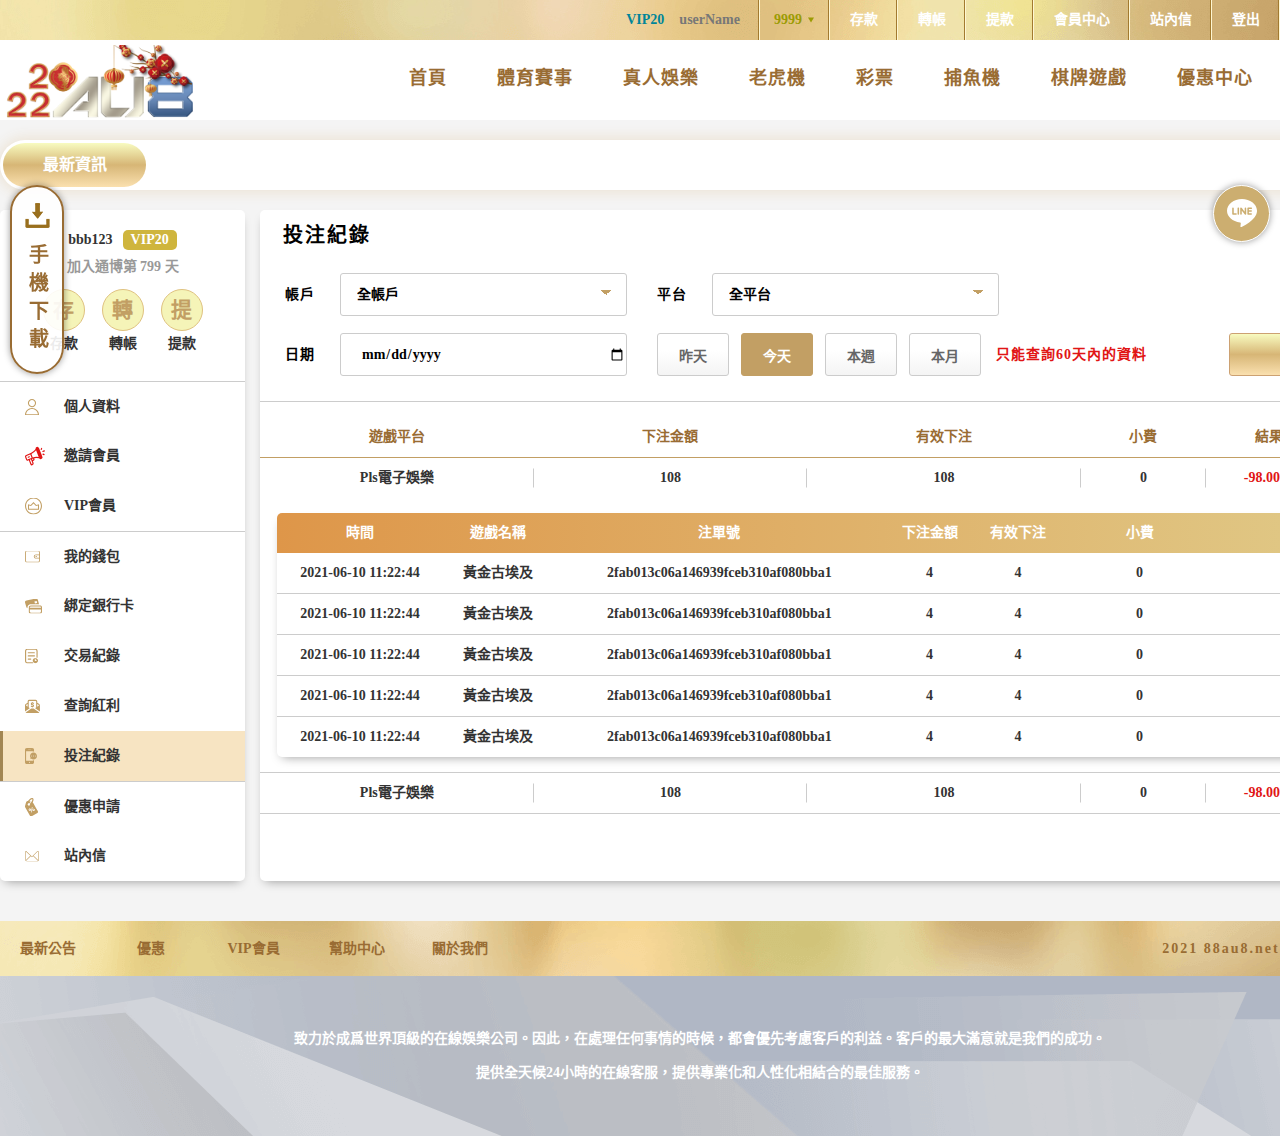
<file: html/betRecord.html>
<!DOCTYPE html>
<html lang="zh-TW">
<head>
    <meta charset="UTF-8">
    <meta name="viewport" content="width=device-width, initial-scale=0.25">
    <title>Document</title>
    <link rel="stylesheet" href="../css/style.css">
    <link rel="stylesheet" href="../js/slick-1.8.1/slick/slick.css">
    <link rel="stylesheet" href="../js/slick-1.8.1/slick/slick-theme.css">
    <script src="https://code.jquery.com/jquery-3.6.0.min.js"></script>
    <script src="https://code.jquery.com/jquery-2.2.0.min.js"></script>
    <script src="../js/slick-1.8.1/slick/slick.min.js"></script>
    <script src="../js/javascript.js"></script>
</head>
<body>
    <header>
        <div class="top">
            <!-- <span class="brad">
                TONG BOU
                <span class="time"></span>
            </span> -->
            <ul class="user alLogin display">
                <li class="lv">
                    <span>VIP20</span>
                    userName
                </li>
                <li class="moneyTotal">
                    <span class="total">9999</span>
                    <i class="money_arrow"></i>
                    <ul class="transferInfo">
                        <li class="platform">
                            <div>
                                <p>BNG娛樂</p>
                                <p class="money">
                                    <i class="display"></i>
                                    <span></span>
                                </p>
                            </div>
                        </li>
                        <li class="platform">
                            <div>
                                <p>pls</p>
                                <p class="money">
                                    <i></i>
                                    <span>0</span>
                                </p>
                            </div>
                        </li>
                        <li class="platform">
                            <div>
                                <p>SimplePlay</p>
                                <p class="money">
                                    <i></i>
                                    <span>0</span>
                                </p>
                            </div>
                        </li>
                        <li class="platform">
                            <div>
                                <p>歐博</p>
                                <p class="money">
                                    <i></i>
                                    <span>0</span>
                                </p>
                            </div>
                        </li>
                        <li class="platform">
                            <div>
                                <p>SG</p>
                                <p class="money">
                                    <i></i>
                                    <span>0</span>
                                </p>
                            </div>
                        </li>
                        <li class="platform">
                            <div>
                                <p>RTG</p>
                                <p class="money">
                                    <i></i>
                                    <span>0</span>
                                </p>
                            </div>
                        </li>
                        <li class="platform">
                            <div>
                                <p>IFUN</p>
                                <p class="money">
                                    <i></i>
                                    <span>0</span>
                                </p>
                            </div>
                        </li>
                        <li class="platform">
                            <div>
                                <p>WM</p>
                                <p class="money">
                                    <i></i>
                                    <span>0</span>
                                </p>
                            </div>
                        </li>
                        <li class="platform">
                            <div>
                                <p>GS</p>
                                <p class="money">
                                    <i></i>
                                    <span>0</span>
                                </p>
                            </div>
                        </li>
                        <li class="platform">
                            <div>
                                <p>必贏</p>
                                <p class="money">
                                    <i></i>
                                    <span>0</span>
                                </p>
                            </div>
                        </li>
                        <li class="platform">
                            <div>
                                <p>36588體育</p>
                                <p class="money">
                                    <i></i>
                                    <span>0</span>
                                </p>
                            </div>
                        </li>
                        <li class="platform">
                            <div>
                                <p>RSG</p>
                                <p class="money">
                                    <i></i>
                                    <span>0</span>
                                </p>
                            </div>
                        </li>
                        <li class="platform">
                            <div>
                                <p>PNG</p>
                                <p class="money">
                                    <i></i>
                                    <span>0</span>
                                </p>
                            </div>
                        </li>
                    </ul>
                </li>
                <li onclick="window.location.href='./deposit.html'">
                    存款
                </li>
                <li onclick="window.location.href='./transfer.html'">
                    轉帳
                </li>
                <li onclick="window.location.href='./withdrawal.html'">
                    提款
                </li>
                <li onclick="window.location.href='./member.html'">
                    會員中心
                </li>
                <li onclick="window.location.href='./mail.html'">
                    站內信
                </li>
                <li class="logoutBtn" onclick="window.location.href='../index.html'">
                    登出
                </li>
                <li class="lang">
                    <select>
                        <option>繁體中文</option>
                        <option>简体中文</option>
                        <option>ENGLISH</option>
                        <option>日本語</option>
                    </select>
                </li>
            </ul>
        </div>
        <div class="gameNav">
            <div class="center">
                <img class="logo" src="../images/icon/logo.png">
                <ul>
                    <li class="menu" onclick="window.location.href='../index.html'">首頁</li>
                    <li class="sportBtn" onclick="window.location.href='./sportPage.html'">體育賽事</li>
                    <li class="liveBtn" onclick="window.location.href='./livePage.html'">真人娛樂</li>
                    <li class="slotBtn" onclick="window.location.href='./slotPage.html'">老虎機</li>
                    <li class="lotteryBtn" onclick="window.location.href='./lotteryPage.html'">彩票</li>
                    <li class="fishBtn" onclick="window.location.href='./fishPage.html'">捕魚機</li>
                    <li class="boardBtn" onclick="window.location.href='./boardPage.html'">棋牌遊戲</li>
                    <!-- <li class="activeWallet">活動錢包</li> -->
                    <li class="event" onclick="window.location.href='./event.html'">優惠中心</li>
                    <li class="vip" onclick="window.location.href='./vip.html'">VIP會員</li>
                </ul>
            </div>
        </div>
        <div class="topGameList">
            <div class="listWrap">
                <div class="center">
                    <i class="prev"></i>
                    <div class="container">
                        <ul class="sport">
                            <li onclick="openSportGame()">
                                <div>
                                    <img src="../images/partner/sport/36588.png">
                                </div>
                                <p>36588體育</p>
                            </li>
                        </ul>
                        <ul class="live">
                            <li onclick="openLiveGame()">
                                <div>
                                    <img src="../images/partner/live/live_1.png">
                                </div>
                                <p>沙龍真人娛樂</p>
                            </li>
                            <li onclick="openLiveGame()">
                                <div>
                                    <img src="../images/partner/live/live_2.png">
                                </div>
                                <p>歐博真人娛樂</p>
                            </li>
                            <li onclick="openLiveGame()">
                                <div>
                                    <img src="../images/partner/live/live_3.png">
                                </div>
                                <p>DG真人娛樂</p>
                            </li>
                            <li onclick="openLiveGame()">
                                <div>
                                    <img src="../images/partner/live/live_4.png">
                                </div>
                                <p>WM真人娛樂</p>
                            </li>
                            <li onclick="openLiveGame()">
                                <div>
                                    <img src="../images/partner/live/live_5.png">
                                </div>
                                <p>OG真人娛樂</p>
                            </li>
                        </ul>
                        <ul class="slot">
                            <li onclick="window.location.href='./slotPageInner.html'">
                                <div>
                                    <img src="../images/partner/slot/bng.png">
                                </div>
                                <p>BNG電子娛樂</p>
                                <div class="fixBox display">
                                    <p class="title">維護中</p>
                                    <p>2022/03/02 下午2:00 ~</p>
                                    <p>2020/03/02 下午4:00</p>
                                </div>
                            </li>
                            <li onclick="window.location.href='./slotPageInner.html'">
                                <div>
                                    <img src="../images/partner/slot/bwin.png">
                                </div>
                                <p>必贏電子娛樂</p>
                            </li>
                            <li onclick="window.location.href='./slotPageInner.html'">
                                <div>
                                    <img src="../images/partner/slot/fa.png">
                                </div>
                                <p>福星電子娛樂</p>
                            </li>
                            <li onclick="window.location.href='./slotPageInner.html'">
                                <div>
                                    <img src="../images/partner/slot/gr.png">
                                </div>
                                <p>好路棋牌</p>
                            </li>
                            <li onclick="window.location.href='./slotPageInner.html'">
                                <div>
                                    <img src="../images/partner/slot/ifun.png">
                                </div>
                                <p>FUN GAME</p>
                            </li>
                            <li onclick="window.location.href='./slotPageInner.html'">
                                <div>
                                    <img src="../images/partner/slot/pls.png">
                                </div>
                                <p>PLS電子娛樂</p>
                            </li>
                            <li onclick="window.location.href='./slotPageInner.html'">
                                <div>
                                    <img src="../images/partner/slot/png.png">
                                </div>
                                <p>PNG電子娛樂</p>
                            </li>
                            <li onclick="window.location.href='./slotPageInner.html'">
                                <div>
                                    <img src="../images/partner/slot/rsg.png">
                                </div>
                                <p>RSG電子娛樂</p>
                            </li>
                            <li onclick="window.location.href='./slotPageInner.html'">
                                <div>
                                    <img src="../images/partner/slot/sp.png">
                                </div>
                                <p>SimplePlay</p>
                            </li>
                            <li onclick="window.location.href='./slotPageInner.html'">
                                <div>
                                    <img src="../images/partner/slot/tpg.png">
                                </div>
                                <p>TPG電子娛樂</p>
                            </li>
                            <li onclick="window.location.href='./slotPageInner.html'">
                                <div>
                                    <img src="../images/partner/slot/ufo.png">
                                </div>
                                <p>UFO電子娛樂</p>
                            </li>
                        </ul>
                        <ul class="lottery">
                           <li onclick="openLotteryGame()">
                               <div>
                                   <img src="../images/partner/lottery/sg.png">
                               </div>
                               <p>SG88六合、大樂、539</p>
                           </li>
                           <li onclick="openLotteryGame()">
                               <div>
                                   <img src="../images/partner/lottery/gs.png">
                               </div>
                               <p>京彩彩票</p>
                           </li>
                           <li onclick="openLotteryGame()">
                               <div>
                                   <img src="../images/partner/lottery/rwd.png">
                               </div>
                               <p>白鹿電子娛樂</p>
                           </li>
                        </ul>
                        <ul class="fish">
                            <li onclick="window.location.href='./fishPageInner.html'">
                                <div>
                                    <img src="../images/partner/fish/bwin.png">
                                </div>
                                <p>必贏電子娛樂</p>
                            </li>
                            <li onclick="window.location.href='./fishPageInner.html'">
                                <div>
                                    <img src="../images/partner/fish/fa.png">
                                </div>
                                <p>福星電子娛樂</p>
                            </li>
                            <li onclick="window.location.href='./fishPageInner.html'">
                                <div>
                                    <img src="../images/partner/fish/gr.png">
                                </div>
                                <p>好路棋牌</p>
                            </li>
                            <li onclick="window.location.href='./fishPageInner.html'">
                                <div>
                                    <img src="../images/partner/fish/rsg.png">
                                </div>
                                <p>RSG電子娛樂</p>
                            </li>
                            <li onclick="window.location.href='./fishPageInner.html'">
                                <div>
                                    <img src="../images/partner/fish/sp.png">
                                </div>
                                <p>SimplePlay</p>
                            </li>
                            <li onclick="window.location.href='./fishPageInner.html'">
                                <div>
                                    <img src="../images/partner/fish/tpg.png">
                                </div>
                                <p>TPG電子娛樂</p>
                            </li>
                        </ul>
                        <ul class="board">
                            <li onclick="window.location.href='./boardPageInner.html'">
                                <div>
                                    <img src="../images/partner/board/big.png">
                                </div>
                                <p>大運棋牌</p>
                            </li>
                            <li onclick="window.location.href='./boardPageInner.html'">
                                <div>
                                    <img src="../images/partner/board/bts.png">
                                </div>
                                <p>BTS電子娛樂</p>
                            </li>
                            <li onclick="window.location.href='./boardPageInner.html'">
                                <div>
                                    <img src="../images/partner/board/fa.png">
                                </div>
                                <p>福星電子娛樂</p>
                            </li>
                            <li onclick="window.location.href='./boardPageInner.html'">
                                <div>
                                    <img src="../images/partner/board/gr.png">
                                </div>
                                <p>好路棋牌</p>
                            </li>
                            <li onclick="window.location.href='./boardPageInner.html'">
                                <div>
                                    <img src="../images/partner/board/ifun.png">
                                </div>
                                <p>FUN GAME</p>
                            </li>
                            <li onclick="window.location.href='./boardPageInner.html'">
                                <div>
                                    <img src="../images/partner/board/png.png">
                                </div>
                                <p>PNG電子娛樂</p>
                            </li>
                            <li onclick="window.location.href='./boardPageInner.html'">
                                <div>
                                    <img src="../images/partner/board/rwd.png">
                                </div>
                                <p>白鹿</p>
                            </li>
                        </ul>
                    </div>
                    <i class="next"></i>
                </div>
            </div>
        </div>
    </header>
    <main>
        <div class="innerPage">
            <div class="marqueeArea">
                <div class="center">
                    <div class="marqueeWrap">
                        <i class="marquee_ic">
                            <p>最新資訊</p>
                        </i>
                        <div class="marquee">
                            <p>測試跑馬燈</p>
                        </div>
                    </div>
                </div>
            </div>
            <div class="center">
                <aside class="innerSide">
                    <div class="userInfo">
                        <div>
                            <p class="account">
                                bbb123
                                <span class="lv">VIP20</span>
                            </p>
                            <p class="days">加入通博第 799 天</p>
                            <ul class="quickSelect">
                                <li onclick="window.location.href='./deposit.html'">
                                    <p class="btn">存</p>
                                    <p>存款</p>
                                </li>
                                <li onclick="window.location.href='./transfer.html'">
                                    <p class="btn">轉</p>
                                    <p>轉帳</p>
                                </li>
                                <li onclick="window.location.href='./withdrawal.html'">
                                    <p class="btn">提</p>
                                    <p>提款</p>
                                </li>
                            </ul>
                        </div>
                    </div>
                    <ul class="innerNav">
                        <li onclick="window.location.href='./member.html'">
                            <i class="user_ic"></i>
                            個人資料
                        </li>
                        <li onclick="window.location.href='./invite.html'">
                            <i class="invite_ic"></i>
                            邀請會員
                        </li>
                        <li onclick="window.location.href='./vip.html'">
                            <i class="vip_ic"></i>
                            VIP會員
                        </li>
                        <li onclick="window.location.href='./wallet.html'">
                            <i class="wallet_ic"></i>
                            我的錢包
                        </li>
                        <li onclick="window.location.href='./bankCard.html'">
                            <i class="card_ic"></i>
                            綁定銀行卡
                        </li>
                        <li onclick="window.location.href='./dealRecord.html'">
                            <i class="dealRecord_ic"></i>
                            交易紀錄
                        </li>
                        <li onclick="window.location.href='./point.html'">
                            <i class="dividend_ic"></i>
                            查詢紅利
                        </li>
                        <li class="active" onclick="window.location.href='./betRecord.html'">
                            <i class="betRecord_ic"></i>
                            投注紀錄
                        </li>
                        <li onclick="window.location.href='./eventApply.html'">
                            <i class="event_ic"></i>
                            優惠申請
                        </li>
                        <li onclick="window.location.href='./mail.html'">
                            <i class="mail_ic"></i>
                            站內信
                        </li>
                    </ul>
                </aside>
                <section>
                    <div class="betWrap">
                        <form>
                            <div class="title">投注紀錄</div>
                            <div class="inputGroup">
                                <p>帳戶</p>
                                <select>
                                    <option>全帳戶</option>
                                </select>
                                <p>平台</p>
                                <select>
                                    <option>全平台</option>
                                    <option>BNG娛樂</option>
                                    <option>pls</option>
                                </select>
                            </div>
                            <div class="timeGroup">
                                <div class="timeBox">
                                    <p>日期</p>
                                    <input type="date">
                                    <div class="btnBox">
                                        <button>昨天</button>
                                        <button class="active">今天</button>
                                        <button>本週</button>
                                        <button>本月</button>
                                    </div>
                                    <p class="remind">只能查詢60天內的資料</p>
                                </div>
                                <button class="checkBtn">查詢</button>
                            </div>
                        </form>
                        <hr>
                        <div class="fakeTable">
                            <ul>
                                <li class="title">
                                    <div class="wordWrap">
                                        <p>遊戲平台</p>
                                        <p>下注金額</p>
                                        <p>有效下注</p>
                                        <p>小費</p>
                                        <p>結果</p>
                                        <p>&ensp;</p>
                                    </div>
                                </li>
                                <li class="active">
                                    <div class="wordWrap">
                                        <p>Pls電子娛樂</p>
                                        <p>108</p>
                                        <p>108</p>
                                        <p>0</p>
                                        <p class="result">-98.0000</p>
                                        <p>
                                            <i class="arrow_ic"></i>
                                        </p>
                                    </div>
                                    <table>
                                        <tr>
                                            <th>時間</th>
                                            <th>遊戲名稱</th>
                                            <th>注單號</th>
                                            <th>下注金額</th>
                                            <th>有效下注</th>
                                            <th>小費</th>
                                            <th>結果</th>
                                        </tr>
                                        <tr>
                                            <td>2021-06-10 11:22:44</td>
                                            <td>黃金古埃及</td>
                                            <td>2fab013c06a146939fceb310af080bba1</td>
                                            <td>4</td>
                                            <td>4</td>
                                            <td>0</td>
                                            <td>-4</td>
                                        </tr>
                                        <tr>
                                            <td>2021-06-10 11:22:44</td>
                                            <td>黃金古埃及</td>
                                            <td>2fab013c06a146939fceb310af080bba1</td>
                                            <td>4</td>
                                            <td>4</td>
                                            <td>0</td>
                                            <td>-4</td>
                                        </tr>
                                        <tr>
                                            <td>2021-06-10 11:22:44</td>
                                            <td>黃金古埃及</td>
                                            <td>2fab013c06a146939fceb310af080bba1</td>
                                            <td>4</td>
                                            <td>4</td>
                                            <td>0</td>
                                            <td>-4</td>
                                        </tr>
                                        <tr>
                                            <td>2021-06-10 11:22:44</td>
                                            <td>黃金古埃及</td>
                                            <td>2fab013c06a146939fceb310af080bba1</td>
                                            <td>4</td>
                                            <td>4</td>
                                            <td>0</td>
                                            <td>-4</td>
                                        </tr>
                                        <tr>
                                            <td>2021-06-10 11:22:44</td>
                                            <td>黃金古埃及</td>
                                            <td>2fab013c06a146939fceb310af080bba1</td>
                                            <td>4</td>
                                            <td>4</td>
                                            <td>0</td>
                                            <td>-4</td>
                                        </tr>
                                    </table>
                                </li>
                                <li>
                                    <div class="wordWrap">
                                        <p>Pls電子娛樂</p>
                                        <p>108</p>
                                        <p>108</p>
                                        <p>0</p>
                                        <p class="result">-98.0000</p>
                                        <p>
                                            <i class="arrow_ic"></i>
                                        </p>
                                    </div>
                                </li>
                            </ul>
                        </div>
                        <p class="noData">目前無資料</p>
                    </div>
                </section>
            </div>
        </div>
    </main>
    <nav class="sideBar">
        <p class="download" onclick="window.location.href='./help.html'">
            <i></i>
            手機下載
        </p>
        <ul class="rightSide">
            <li class="line" onclick="window.location.href='./help.html'">
                <i></i>
            </li>
        </ul>
    </nav>
    <footer>
        <div class="top">
            <div class="center">
                <div class="btnBox">
                    <ul>
                        <li class="openNews">最新公告</li>
                        <li onclick="window.location.href='./event.html'">優惠</li>
                        <li onclick="window.location.href='./vip.html'">VIP會員</li>
                        <li onclick="window.location.href='./help.html'">幫助中心</li>
                        <li onclick="window.location.href='./help.html'">關於我們</li>
                    </ul>
                </div>
                <p>2021 88au8.net 版權所有 │ 18+</p>
            </div>
        </div>
        <div class="footerList">
            <div class="center">
                <p>致力於成爲世界頂級的在線娛樂公司。因此，在處理任何事情的時候，都會優先考慮客戶的利益。客戶的最大滿意就是我們的成功。</p>
                <p>提供全天候24小時的在線客服，提供專業化和人性化相結合的最佳服務。</p>
            </div>
        </div>
    </footer>
    <div class="filter">
        <!--最新公告-->
        <div class="jumpWindow news">
           <div class="title">
               <p>最新公告</p>
               <i class="close_ic"></i>
           </div>
           <ul class="nav">
               <li class="hot active">熱門</li>
               <li class="normal">一般</li>
               <li class="deposit">存款</li>
           </ul>
           <ul class="content forHot display">
               <li>
                   <div>
                       <p class="text">公告測試公告測試公告測試公告測試公告測試公告測試公告測試</p>
                       <p class="date">2021/09/26</p>
                   </div>
               </li>
               <li>
                   <div>
                       <p class="text">公告測試</p>
                       <p class="date">2021/09/26</p>
                   </div>
               </li>
               <li>
                   <div>
                       <p class="text">公告測試公告測試公告測試公告測試公告測試公告測試公告測試公告測試公告測試公告測試公告測試公告測試公告測試公告測試公告測試公告測試公告測試公告測試公告測試公告測試公告測試公告測試公告測試公告測試公告測試公告測試</p>
                       <p class="date">2021/09/26</p>
                   </div>
               </li>
           </ul>
           <ul class="content forNormal">
               <li>
                   <div>
                       <p class="text">公告測試</p>
                       <p class="date">2021/09/26</p>
                   </div>
               </li>
               <li>
                   <div>
                       <p class="text">公告測試</p>
                       <p class="date">2021/09/26</p>
                   </div>
               </li>
           </ul>
           <ul class="content forDeposit">
               <li>
                   <div>
                       <p class="text">公告測試</p>
                       <p class="date">2021/09/26</p>
                   </div>
               </li>
           </ul>
       </div>
       <!--遊戲投注彈窗-->
       <div class="jumpWindow betWindow sportGame">
           <div class="title">
               <p>快速轉帳</p>
               <i class="close_ic"></i>
           </div>
           <form>
               <div class="row">
                   <p>平台</p>
                   <div class="smallTitle">36588</div>
               </div>
               <div class="row">
                   <p>中心錢包</p>
                   <input type="text" value="$9999" readonly>
               </div>
               <div class="row">
                   <i class="trans_arrow"></i>
               </div>
               <div class="row">
                   <p>BNG電子娛樂</p>
                   <input type="text" value="$0" readonly>
               </div>
               <div class="row">
                   <p>轉帳金額</p>
                   <input type="text" value="$100">
               </div>
               <div class="row forBtn">
                   <div class="btnBox">
                       <button>$100</button>
                       <button>$500</button>
                       <button>$1000</button>
                       <button>$3000</button>
                       <button>$5000</button>
                       <button>$10000</button>
                       <button>全部</button>
                   </div>
               </div>
               <div class="row forBtn">
                   <button class="check">確認</button>
               </div>
           </form>
           <div class="enterGame">
               <button>進入遊戲</button>
           </div>
       </div>
       <div class="jumpWindow betWindow liveGame">
           <div class="title">
               <p>快速轉帳</p>
               <i class="close_ic"></i>
           </div>
           <form>
               <div class="row">
                   <p>平台</p>
                   <div class="smallTitle">ALLBET</div>
               </div>
               <div class="row">
                   <p>中心錢包</p>
                   <input type="text" value="$9999" readonly>
               </div>
               <div class="row">
                   <i class="trans_arrow"></i>
               </div>
               <div class="row">
                   <p>歐博真人</p>
                   <input type="text" value="$0" readonly>
               </div>
               <div class="row">
                   <p>轉帳金額</p>
                   <input type="text" value="$100">
               </div>
               <div class="row forBtn">
                   <div class="btnBox">
                       <button>$100</button>
                       <button>$500</button>
                       <button>$1000</button>
                       <button>$3000</button>
                       <button>$5000</button>
                       <button>$10000</button>
                       <button>全部</button>
                   </div>
               </div>
               <div class="row forBtn">
                   <button class="check">確認</button>
               </div>
           </form>
           <div class="enterGame">
               <button>進入遊戲</button>
           </div>
       </div>
       <div class="jumpWindow betWindow lotteryGame">
           <div class="title">
               <p>快速轉帳</p>
               <i class="close_ic"></i>
           </div>
           <form>
               <div class="row">
                   <p>平台</p>
                   <div class="smallTitle">京彩彩票</div>
               </div>
               <div class="row">
                   <p>中心錢包</p>
                   <input type="text" value="$9999" readonly>
               </div>
               <div class="row">
                   <i class="trans_arrow"></i>
               </div>
               <div class="row">
                   <p>SG彩票</p>
                   <input type="text" value="$0" readonly>
               </div>
               <div class="row">
                   <p>轉帳金額</p>
                   <input type="text" value="$100">
               </div>
               <div class="row forBtn">
                   <div class="btnBox">
                       <button>$100</button>
                       <button>$500</button>
                       <button>$1000</button>
                       <button>$3000</button>
                       <button>$5000</button>
                       <button>$10000</button>
                       <button>全部</button>
                   </div>
               </div>
               <div class="row forBtn">
                   <button class="check">確認</button>
               </div>
           </form>
           <div class="enterGame">
               <button>進入遊戲</button>
           </div>
       </div>
   </div>
</body>
</html>
</file>
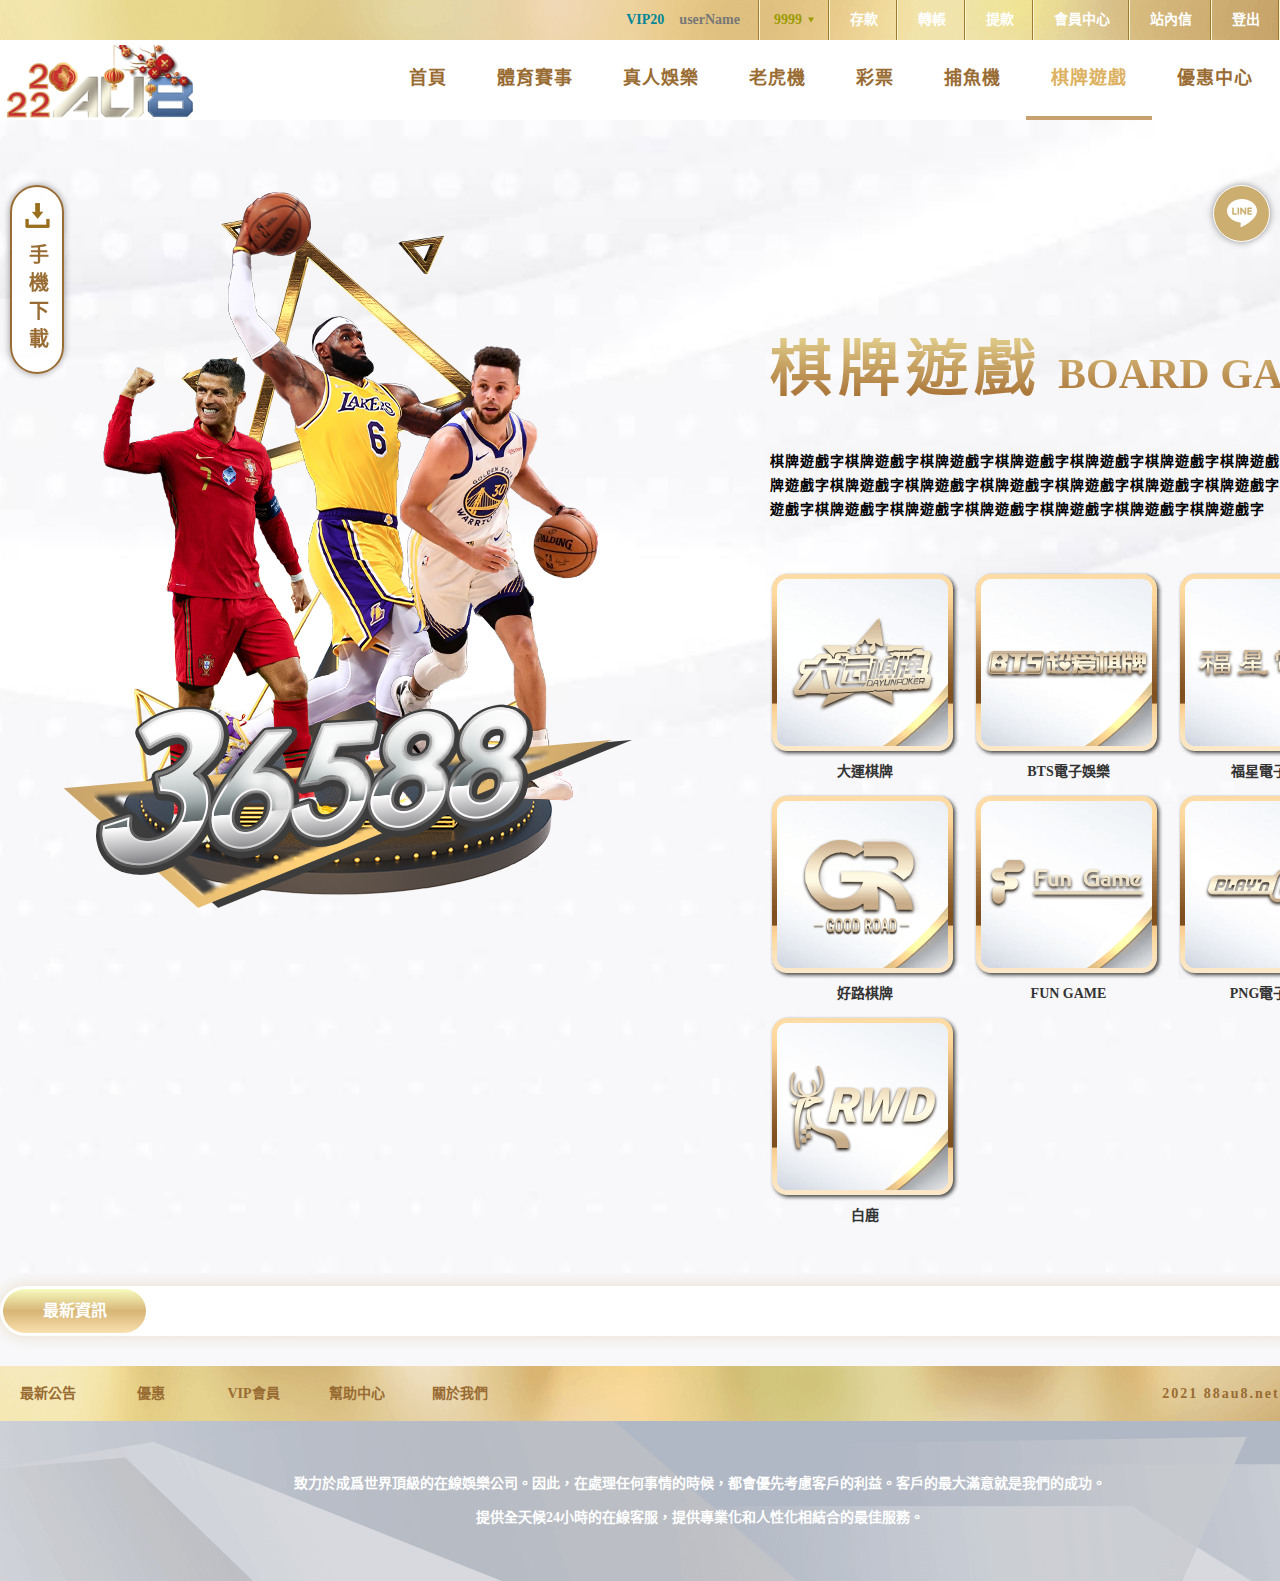
<file: html/boardPage.html>
<!DOCTYPE html>
<html lang="zh-TW">
<head>
    <meta charset="UTF-8">
    <meta name="viewport" content="width=device-width, initial-scale=0.25">
    <title>Document</title>
    <link rel="stylesheet" href="../css/style.css">
    <link rel="stylesheet" href="../js/slick-1.8.1/slick/slick.css">
    <link rel="stylesheet" href="../js/slick-1.8.1/slick/slick-theme.css">
    <script src="https://code.jquery.com/jquery-3.6.0.min.js"></script>
    <script src="https://code.jquery.com/jquery-2.2.0.min.js"></script>
    <script src="../js/slick-1.8.1/slick/slick.min.js"></script>
    <script src="../js/javascript.js"></script>
</head>
<body>
    <header>
        <div class="top">
            <!-- <span class="brad">
                TONG BOU
                <span class="time"></span>
            </span> -->
            <ul class="user alLogin display">
                <li class="lv">
                    <span>VIP20</span>
                    userName
                </li>
                <li class="moneyTotal">
                    <span class="total">9999</span>
                    <i class="money_arrow"></i>
                    <ul class="transferInfo">
                        <li class="platform">
                            <div>
                                <p>BNG娛樂</p>
                                <p class="money">
                                    <i class="display"></i>
                                    <span></span>
                                </p>
                            </div>
                        </li>
                        <li class="platform">
                            <div>
                                <p>pls</p>
                                <p class="money">
                                    <i></i>
                                    <span>0</span>
                                </p>
                            </div>
                        </li>
                        <li class="platform">
                            <div>
                                <p>SimplePlay</p>
                                <p class="money">
                                    <i></i>
                                    <span>0</span>
                                </p>
                            </div>
                        </li>
                        <li class="platform">
                            <div>
                                <p>歐博</p>
                                <p class="money">
                                    <i></i>
                                    <span>0</span>
                                </p>
                            </div>
                        </li>
                        <li class="platform">
                            <div>
                                <p>SG</p>
                                <p class="money">
                                    <i></i>
                                    <span>0</span>
                                </p>
                            </div>
                        </li>
                        <li class="platform">
                            <div>
                                <p>RTG</p>
                                <p class="money">
                                    <i></i>
                                    <span>0</span>
                                </p>
                            </div>
                        </li>
                        <li class="platform">
                            <div>
                                <p>IFUN</p>
                                <p class="money">
                                    <i></i>
                                    <span>0</span>
                                </p>
                            </div>
                        </li>
                        <li class="platform">
                            <div>
                                <p>WM</p>
                                <p class="money">
                                    <i></i>
                                    <span>0</span>
                                </p>
                            </div>
                        </li>
                        <li class="platform">
                            <div>
                                <p>GS</p>
                                <p class="money">
                                    <i></i>
                                    <span>0</span>
                                </p>
                            </div>
                        </li>
                        <li class="platform">
                            <div>
                                <p>必贏</p>
                                <p class="money">
                                    <i></i>
                                    <span>0</span>
                                </p>
                            </div>
                        </li>
                        <li class="platform">
                            <div>
                                <p>36588體育</p>
                                <p class="money">
                                    <i></i>
                                    <span>0</span>
                                </p>
                            </div>
                        </li>
                        <li class="platform">
                            <div>
                                <p>RSG</p>
                                <p class="money">
                                    <i></i>
                                    <span>0</span>
                                </p>
                            </div>
                        </li>
                        <li class="platform">
                            <div>
                                <p>PNG</p>
                                <p class="money">
                                    <i></i>
                                    <span>0</span>
                                </p>
                            </div>
                        </li>
                    </ul>
                </li>
                <li onclick="window.location.href='./deposit.html'">
                    存款
                </li>
                <li onclick="window.location.href='./transfer.html'">
                    轉帳
                </li>
                <li onclick="window.location.href='./withdrawal.html'">
                    提款
                </li>
                <li onclick="window.location.href='./member.html'">
                    會員中心
                </li>
                <li onclick="window.location.href='./mail.html'">
                    站內信
                </li>
                <li class="logoutBtn" onclick="window.location.href='../index.html'">
                    登出
                </li>
                <li class="lang">
                    <select>
                        <option>繁體中文</option>
                        <option>简体中文</option>
                        <option>ENGLISH</option>
                        <option>日本語</option>
                    </select>
                </li>
            </ul>
        </div>
        <div class="gameNav">
            <div class="center">
                <img class="logo" src="../images/icon/logo.png">
                <ul>
                    <li class="menu" onclick="window.location.href='../index.html'">首頁</li>
                    <li class="sportBtn" onclick="window.location.href='./sportPage.html'">體育賽事</li>
                    <li class="liveBtn" onclick="window.location.href='./livePage.html'">真人娛樂</li>
                    <li class="slotBtn" onclick="window.location.href='./slotPage.html'">老虎機</li>
                    <li class="lotteryBtn" onclick="window.location.href='./lotteryPage.html'">彩票</li>
                    <li class="fishBtn" onclick="window.location.href='./fishPage.html'">捕魚機</li>
                    <li class="boardBtn active" onclick="window.location.href='./boardPage.html'">棋牌遊戲</li>
                    <!-- <li class="activeWallet">活動錢包</li> -->
                    <li class="event" onclick="window.location.href='./event.html'">優惠中心</li>
                    <li class="vip" onclick="window.location.href='./vip.html'">VIP會員</li>
                </ul>
            </div>
        </div>
        <div class="topGameList">
            <div class="listWrap">
                <div class="center">
                    <i class="prev"></i>
                    <div class="container">
                        <ul class="sport">
                            <li onclick="openSportGame()">
                                <div>
                                    <img src="../images/partner/sport/36588.png">
                                </div>
                                <p>36588體育</p>
                            </li>
                        </ul>
                        <ul class="live">
                            <li onclick="openLiveGame()">
                                <div>
                                    <img src="../images/partner/live/live_1.png">
                                </div>
                                <p>沙龍真人娛樂</p>
                            </li>
                            <li onclick="openLiveGame()">
                                <div>
                                    <img src="../images/partner/live/live_2.png">
                                </div>
                                <p>歐博真人娛樂</p>
                            </li>
                            <li onclick="openLiveGame()">
                                <div>
                                    <img src="../images/partner/live/live_3.png">
                                </div>
                                <p>DG真人娛樂</p>
                            </li>
                            <li onclick="openLiveGame()">
                                <div>
                                    <img src="../images/partner/live/live_4.png">
                                </div>
                                <p>WM真人娛樂</p>
                            </li>
                            <li onclick="openLiveGame()">
                                <div>
                                    <img src="../images/partner/live/live_5.png">
                                </div>
                                <p>OG真人娛樂</p>
                            </li>
                        </ul>
                        <ul class="slot">
                            <li onclick="window.location.href='./slotPageInner.html'">
                                <div>
                                    <img src="../images/partner/slot/bng.png">
                                </div>
                                <p>BNG電子娛樂</p>
                                <div class="fixBox display">
                                    <p class="title">維護中</p>
                                    <p>2022/03/02 下午2:00 ~</p>
                                    <p>2020/03/02 下午4:00</p>
                                </div>
                            </li>
                            <li onclick="window.location.href='./slotPageInner.html'">
                                <div>
                                    <img src="../images/partner/slot/bwin.png">
                                </div>
                                <p>必贏電子娛樂</p>
                            </li>
                            <li onclick="window.location.href='./slotPageInner.html'">
                                <div>
                                    <img src="../images/partner/slot/fa.png">
                                </div>
                                <p>福星電子娛樂</p>
                            </li>
                            <li onclick="window.location.href='./slotPageInner.html'">
                                <div>
                                    <img src="../images/partner/slot/gr.png">
                                </div>
                                <p>好路棋牌</p>
                            </li>
                            <li onclick="window.location.href='./slotPageInner.html'">
                                <div>
                                    <img src="../images/partner/slot/ifun.png">
                                </div>
                                <p>FUN GAME</p>
                            </li>
                            <li onclick="window.location.href='./slotPageInner.html'">
                                <div>
                                    <img src="../images/partner/slot/pls.png">
                                </div>
                                <p>PLS電子娛樂</p>
                            </li>
                            <li onclick="window.location.href='./slotPageInner.html'">
                                <div>
                                    <img src="../images/partner/slot/png.png">
                                </div>
                                <p>PNG電子娛樂</p>
                            </li>
                            <li onclick="window.location.href='./slotPageInner.html'">
                                <div>
                                    <img src="../images/partner/slot/rsg.png">
                                </div>
                                <p>RSG電子娛樂</p>
                            </li>
                            <li onclick="window.location.href='./slotPageInner.html'">
                                <div>
                                    <img src="../images/partner/slot/sp.png">
                                </div>
                                <p>SimplePlay</p>
                            </li>
                            <li onclick="window.location.href='./slotPageInner.html'">
                                <div>
                                    <img src="../images/partner/slot/tpg.png">
                                </div>
                                <p>TPG電子娛樂</p>
                            </li>
                            <li onclick="window.location.href='./slotPageInner.html'">
                                <div>
                                    <img src="../images/partner/slot/ufo.png">
                                </div>
                                <p>UFO電子娛樂</p>
                            </li>
                        </ul>
                        <ul class="lottery">
                           <li onclick="openLotteryGame()">
                               <div>
                                   <img src="../images/partner/lottery/sg.png">
                               </div>
                               <p>SG88六合、大樂、539</p>
                           </li>
                           <li onclick="openLotteryGame()">
                               <div>
                                   <img src="../images/partner/lottery/gs.png">
                               </div>
                               <p>京彩彩票</p>
                           </li>
                           <li onclick="openLotteryGame()">
                               <div>
                                   <img src="../images/partner/lottery/rwd.png">
                               </div>
                               <p>白鹿電子娛樂</p>
                           </li>
                        </ul>
                        <ul class="fish">
                            <li onclick="window.location.href='./fishPageInner.html'">
                                <div>
                                    <img src="../images/partner/fish/bwin.png">
                                </div>
                                <p>必贏電子娛樂</p>
                            </li>
                            <li onclick="window.location.href='./fishPageInner.html'">
                                <div>
                                    <img src="../images/partner/fish/fa.png">
                                </div>
                                <p>福星電子娛樂</p>
                            </li>
                            <li onclick="window.location.href='./fishPageInner.html'">
                                <div>
                                    <img src="../images/partner/fish/gr.png">
                                </div>
                                <p>好路棋牌</p>
                            </li>
                            <li onclick="window.location.href='./fishPageInner.html'">
                                <div>
                                    <img src="../images/partner/fish/rsg.png">
                                </div>
                                <p>RSG電子娛樂</p>
                            </li>
                            <li onclick="window.location.href='./fishPageInner.html'">
                                <div>
                                    <img src="../images/partner/fish/sp.png">
                                </div>
                                <p>SimplePlay</p>
                            </li>
                            <li onclick="window.location.href='./fishPageInner.html'">
                                <div>
                                    <img src="../images/partner/fish/tpg.png">
                                </div>
                                <p>TPG電子娛樂</p>
                            </li>
                        </ul>
                        <ul class="board">
                            <li onclick="window.location.href='./boardPageInner.html'">
                                <div>
                                    <img src="../images/partner/board/big.png">
                                </div>
                                <p>大運棋牌</p>
                            </li>
                            <li onclick="window.location.href='./boardPageInner.html'">
                                <div>
                                    <img src="../images/partner/board/bts.png">
                                </div>
                                <p>BTS電子娛樂</p>
                            </li>
                            <li onclick="window.location.href='./boardPageInner.html'">
                                <div>
                                    <img src="../images/partner/board/fa.png">
                                </div>
                                <p>福星電子娛樂</p>
                            </li>
                            <li onclick="window.location.href='./boardPageInner.html'">
                                <div>
                                    <img src="../images/partner/board/gr.png">
                                </div>
                                <p>好路棋牌</p>
                            </li>
                            <li onclick="window.location.href='./boardPageInner.html'">
                                <div>
                                    <img src="../images/partner/board/ifun.png">
                                </div>
                                <p>FUN GAME</p>
                            </li>
                            <li onclick="window.location.href='./boardPageInner.html'">
                                <div>
                                    <img src="../images/partner/board/png.png">
                                </div>
                                <p>PNG電子娛樂</p>
                            </li>
                            <li onclick="window.location.href='./boardPageInner.html'">
                                <div>
                                    <img src="../images/partner/board/rwd.png">
                                </div>
                                <p>白鹿</p>
                            </li>
                        </ul>
                    </div>
                    <i class="next"></i>
                </div>
            </div>
        </div>
    </header>
    <main>
        <div class="gameWrap">
            <div class="content boardPage">
                <div class="center">
                    <img class="mainImg" src="../images/partner/sport/sport.png">
                    <div class="textBox">
                        <div class="title">
                            <p class="big">棋牌遊戲</p>
                            <p class="small">BOARD GAMES</p>
                        </div>
                        <p class="mainCnt">
                            棋牌遊戲字棋牌遊戲字棋牌遊戲字棋牌遊戲字棋牌遊戲字棋牌遊戲字棋牌遊戲字棋牌遊戲字
                            棋牌遊戲字棋牌遊戲字棋牌遊戲字棋牌遊戲字棋牌遊戲字棋牌遊戲字棋牌遊戲字棋牌遊戲字
                            棋牌遊戲字棋牌遊戲字棋牌遊戲字棋牌遊戲字棋牌遊戲字棋牌遊戲字棋牌遊戲字
                        </p>
                        <div class="btnBox">
                            <div class="innBox">
                                <ul>
                                    <li onclick="window.location.href='./boardPageInner.html'">
                                        <img src="../images/partner/board/big_btn.png">
                                        <p>大運棋牌</p>
                                    </li>
                                    <li onclick="window.location.href='./boardPageInner.html'">
                                        <img src="../images/partner/board/bts_btn.png">
                                        <p>BTS電子娛樂</p>
                                    </li>
                                    <li onclick="window.location.href='./boardPageInner.html'">
                                        <img src="../images/partner/board/fa_btn.png">
                                        <p>福星電子娛樂</p>
                                    </li>
                                    <li onclick="window.location.href='./boardPageInner.html'">
                                        <img src="../images/partner/board/gr_btn.png">
                                        <p>好路棋牌</p>
                                    </li>
                                    <li onclick="window.location.href='./boardPageInner.html'">
                                        <img src="../images/partner/board/ifun_btn.png">
                                        <p>FUN GAME</p>
                                    </li>
                                    <li onclick="window.location.href='./boardPageInner.html'">
                                        <img src="../images/partner/board/png_btn.png">
                                        <p>PNG電子娛樂</p>
                                    </li>
                                    <li onclick="window.location.href='./boardPageInner.html'">
                                        <img src="../images/partner/board/rwd_btn.png">
                                        <p>白鹿</p>
                                    </li>
                                </ul>
                            </div>
                        </div>
                    </div>
                </div>
            </div>
            <div class="marqueeArea">
                <div class="center">
                    <div class="marqueeWrap">
                        <i class="marquee_ic">
                            <p>最新資訊</p>
                        </i>
                        <div class="marquee">
                            <p>測試跑馬燈</p>
                        </div>
                    </div>
                </div>
            </div>
        </div>
    </main>
    <nav class="sideBar">
        <p class="download" onclick="window.location.href='./help.html'">
            <i></i>
            手機下載
        </p>
        <ul class="rightSide">
            <li class="line" onclick="window.location.href='./help.html'">
                <i></i>
            </li>
        </ul>
    </nav>
    <footer>
        <div class="top">
            <div class="center">
                <div class="btnBox">
                    <ul>
                        <li class="openNews">最新公告</li>
                        <li onclick="window.location.href='./event.html'">優惠</li>
                        <li onclick="window.location.href='./vip.html'">VIP會員</li>
                        <li onclick="window.location.href='./help.html'">幫助中心</li>
                        <li onclick="window.location.href='./help.html'">關於我們</li>
                    </ul>
                </div>
                <p>2021 88au8.net 版權所有 │ 18+</p>
            </div>
        </div>
        <div class="footerList">
            <div class="center">
                <p>致力於成爲世界頂級的在線娛樂公司。因此，在處理任何事情的時候，都會優先考慮客戶的利益。客戶的最大滿意就是我們的成功。</p>
                <p>提供全天候24小時的在線客服，提供專業化和人性化相結合的最佳服務。</p>
            </div>
        </div>
    </footer>
    <div class="filter">
        <!--最新公告-->
        <div class="jumpWindow news">
            <div class="title">
                <p>最新公告</p>
                <i class="close_ic"></i>
            </div>
            <ul class="nav">
                <li class="hot active">熱門</li>
                <li class="normal">一般</li>
                <li class="deposit">存款</li>
            </ul>
            <ul class="content forHot display">
                <li>
                    <div>
                        <p class="text">公告測試公告測試公告測試公告測試公告測試公告測試公告測試</p>
                        <p class="date">2021/09/26</p>
                    </div>
                </li>
                <li>
                    <div>
                        <p class="text">公告測試</p>
                        <p class="date">2021/09/26</p>
                    </div>
                </li>
                <li>
                    <div>
                        <p class="text">公告測試公告測試公告測試公告測試公告測試公告測試公告測試公告測試公告測試公告測試公告測試公告測試公告測試公告測試公告測試公告測試公告測試公告測試公告測試公告測試公告測試公告測試公告測試公告測試公告測試公告測試</p>
                        <p class="date">2021/09/26</p>
                    </div>
                </li>
            </ul>
            <ul class="content forNormal">
                <li>
                    <div>
                        <p class="text">公告測試</p>
                        <p class="date">2021/09/26</p>
                    </div>
                </li>
                <li>
                    <div>
                        <p class="text">公告測試</p>
                        <p class="date">2021/09/26</p>
                    </div>
                </li>
            </ul>
            <ul class="content forDeposit">
                <li>
                    <div>
                        <p class="text">公告測試</p>
                        <p class="date">2021/09/26</p>
                    </div>
                </li>
            </ul>
        </div>
        <!--遊戲投注彈窗-->
        <div class="jumpWindow betWindow sportGame">
            <div class="title">
                <p>快速轉帳</p>
                <i class="close_ic"></i>
            </div>
            <form>
                <div class="row">
                    <p>平台</p>
                    <div class="smallTitle">36588</div>
                </div>
                <div class="row">
                    <p>中心錢包</p>
                    <input type="text" value="$9999" readonly>
                </div>
                <div class="row">
                    <i class="trans_arrow"></i>
                </div>
                <div class="row">
                    <p>BNG電子娛樂</p>
                    <input type="text" value="$0" readonly>
                </div>
                <div class="row">
                    <p>轉帳金額</p>
                    <input type="text" value="$100">
                </div>
                <div class="row forBtn">
                    <div class="btnBox">
                        <button>$100</button>
                        <button>$500</button>
                        <button>$1000</button>
                        <button>$3000</button>
                        <button>$5000</button>
                        <button>$10000</button>
                        <button>全部</button>
                    </div>
                </div>
                <div class="row forBtn">
                    <button class="check">確認</button>
                </div>
            </form>
            <div class="enterGame">
                <button>進入遊戲</button>
            </div>
        </div>
        <div class="jumpWindow betWindow liveGame">
            <div class="title">
                <p>快速轉帳</p>
                <i class="close_ic"></i>
            </div>
            <form>
                <div class="row">
                    <p>平台</p>
                    <div class="smallTitle">ALLBET</div>
                </div>
                <div class="row">
                    <p>中心錢包</p>
                    <input type="text" value="$9999" readonly>
                </div>
                <div class="row">
                    <i class="trans_arrow"></i>
                </div>
                <div class="row">
                    <p>歐博真人</p>
                    <input type="text" value="$0" readonly>
                </div>
                <div class="row">
                    <p>轉帳金額</p>
                    <input type="text" value="$100">
                </div>
                <div class="row forBtn">
                    <div class="btnBox">
                        <button>$100</button>
                        <button>$500</button>
                        <button>$1000</button>
                        <button>$3000</button>
                        <button>$5000</button>
                        <button>$10000</button>
                        <button>全部</button>
                    </div>
                </div>
                <div class="row forBtn">
                    <button class="check">確認</button>
                </div>
            </form>
            <div class="enterGame">
                <button>進入遊戲</button>
            </div>
        </div>
        <div class="jumpWindow betWindow lotteryGame">
            <div class="title">
                <p>快速轉帳</p>
                <i class="close_ic"></i>
            </div>
            <form>
                <div class="row">
                    <p>平台</p>
                    <div class="smallTitle">京彩彩票</div>
                </div>
                <div class="row">
                    <p>中心錢包</p>
                    <input type="text" value="$9999" readonly>
                </div>
                <div class="row">
                    <i class="trans_arrow"></i>
                </div>
                <div class="row">
                    <p>SG彩票</p>
                    <input type="text" value="$0" readonly>
                </div>
                <div class="row">
                    <p>轉帳金額</p>
                    <input type="text" value="$100">
                </div>
                <div class="row forBtn">
                    <div class="btnBox">
                        <button>$100</button>
                        <button>$500</button>
                        <button>$1000</button>
                        <button>$3000</button>
                        <button>$5000</button>
                        <button>$10000</button>
                        <button>全部</button>
                    </div>
                </div>
                <div class="row forBtn">
                    <button class="check">確認</button>
                </div>
            </form>
            <div class="enterGame">
                <button>進入遊戲</button>
            </div>
        </div>
    </div>
</body>
</html>
</file>
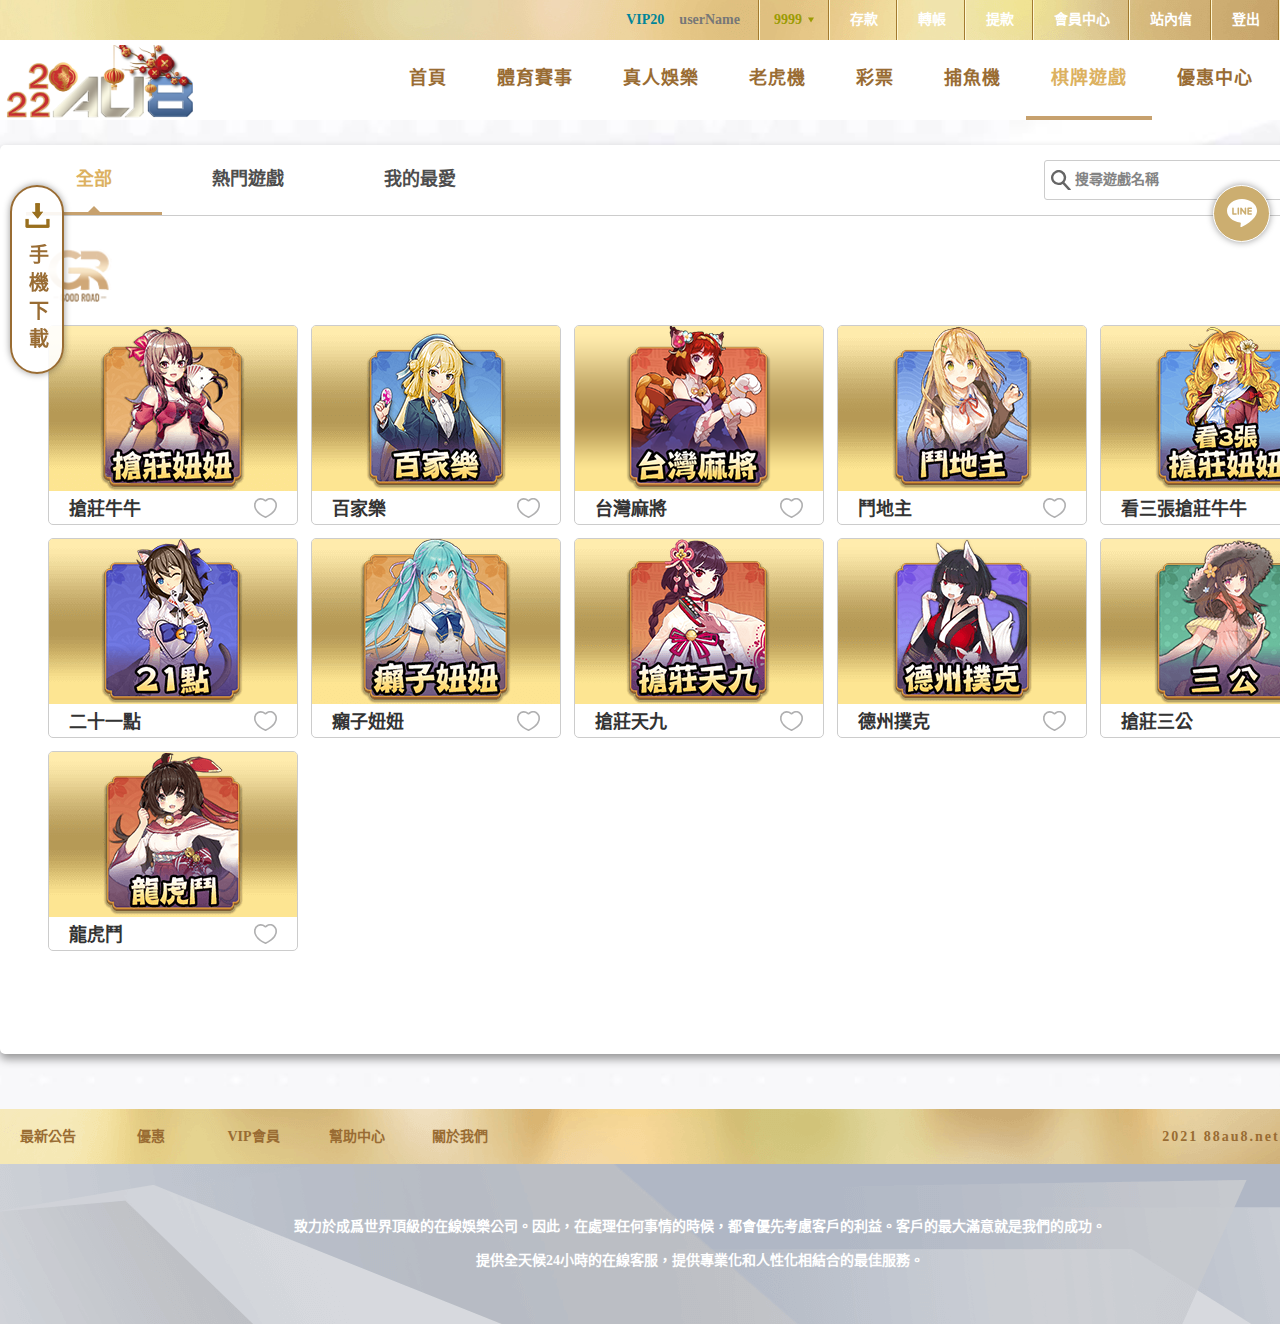
<file: html/boardPageInner.html>
<!DOCTYPE html>
<html lang="zh-TW">
<head>
    <meta charset="UTF-8">
    <meta name="viewport" content="width=device-width, initial-scale=0.25">
    <title>Document</title>
    <link rel="stylesheet" href="../css/style.css">
    <link rel="stylesheet" href="../js/slick-1.8.1/slick/slick.css">
    <link rel="stylesheet" href="../js/slick-1.8.1/slick/slick-theme.css">
    <script src="https://code.jquery.com/jquery-3.6.0.min.js"></script>
    <script src="https://code.jquery.com/jquery-2.2.0.min.js"></script>
    <script src="../js/slick-1.8.1/slick/slick.min.js"></script>
    <script src="../js/javascript.js"></script>
</head>
<body>
    <header>
        <div class="top">
            <!-- <span class="brad">
                TONG BOU
                <span class="time"></span>
            </span> -->
            <ul class="user alLogin display">
                <li class="lv">
                    <span>VIP20</span>
                    userName
                </li>
                <li class="moneyTotal">
                    <span class="total">9999</span>
                    <i class="money_arrow"></i>
                    <ul class="transferInfo">
                        <li class="platform">
                            <div>
                                <p>BNG娛樂</p>
                                <p class="money">
                                    <i class="display"></i>
                                    <span></span>
                                </p>
                            </div>
                        </li>
                        <li class="platform">
                            <div>
                                <p>pls</p>
                                <p class="money">
                                    <i></i>
                                    <span>0</span>
                                </p>
                            </div>
                        </li>
                        <li class="platform">
                            <div>
                                <p>SimplePlay</p>
                                <p class="money">
                                    <i></i>
                                    <span>0</span>
                                </p>
                            </div>
                        </li>
                        <li class="platform">
                            <div>
                                <p>歐博</p>
                                <p class="money">
                                    <i></i>
                                    <span>0</span>
                                </p>
                            </div>
                        </li>
                        <li class="platform">
                            <div>
                                <p>SG</p>
                                <p class="money">
                                    <i></i>
                                    <span>0</span>
                                </p>
                            </div>
                        </li>
                        <li class="platform">
                            <div>
                                <p>RTG</p>
                                <p class="money">
                                    <i></i>
                                    <span>0</span>
                                </p>
                            </div>
                        </li>
                        <li class="platform">
                            <div>
                                <p>IFUN</p>
                                <p class="money">
                                    <i></i>
                                    <span>0</span>
                                </p>
                            </div>
                        </li>
                        <li class="platform">
                            <div>
                                <p>WM</p>
                                <p class="money">
                                    <i></i>
                                    <span>0</span>
                                </p>
                            </div>
                        </li>
                        <li class="platform">
                            <div>
                                <p>GS</p>
                                <p class="money">
                                    <i></i>
                                    <span>0</span>
                                </p>
                            </div>
                        </li>
                        <li class="platform">
                            <div>
                                <p>必贏</p>
                                <p class="money">
                                    <i></i>
                                    <span>0</span>
                                </p>
                            </div>
                        </li>
                        <li class="platform">
                            <div>
                                <p>36588體育</p>
                                <p class="money">
                                    <i></i>
                                    <span>0</span>
                                </p>
                            </div>
                        </li>
                        <li class="platform">
                            <div>
                                <p>RSG</p>
                                <p class="money">
                                    <i></i>
                                    <span>0</span>
                                </p>
                            </div>
                        </li>
                        <li class="platform">
                            <div>
                                <p>PNG</p>
                                <p class="money">
                                    <i></i>
                                    <span>0</span>
                                </p>
                            </div>
                        </li>
                    </ul>
                </li>
                <li onclick="window.location.href='./deposit.html'">
                    存款
                </li>
                <li onclick="window.location.href='./transfer.html'">
                    轉帳
                </li>
                <li onclick="window.location.href='./withdrawal.html'">
                    提款
                </li>
                <li onclick="window.location.href='./member.html'">
                    會員中心
                </li>
                <li onclick="window.location.href='./mail.html'">
                    站內信
                </li>
                <li class="logoutBtn" onclick="window.location.href='../index.html'">
                    登出
                </li>
                <li class="lang">
                    <select>
                        <option>繁體中文</option>
                        <option>简体中文</option>
                        <option>ENGLISH</option>
                        <option>日本語</option>
                    </select>
                </li>
            </ul>
        </div>
        <div class="gameNav">
            <div class="center">
                <img class="logo" src="../images/icon/logo.png">
                <ul>
                    <li class="menu" onclick="window.location.href='../index.html'">首頁</li>
                    <li class="sportBtn" onclick="window.location.href='./sportPage.html'">體育賽事</li>
                    <li class="liveBtn" onclick="window.location.href='./livePage.html'">真人娛樂</li>
                    <li class="slotBtn" onclick="window.location.href='./slotPage.html'">老虎機</li>
                    <li class="lotteryBtn" onclick="window.location.href='./lotteryPage.html'">彩票</li>
                    <li class="fishBtn" onclick="window.location.href='./fishPage.html'">捕魚機</li>
                    <li class="boardBtn active" onclick="window.location.href='./boardPage.html'">棋牌遊戲</li>
                    <!-- <li class="activeWallet">活動錢包</li> -->
                    <li class="event" onclick="window.location.href='./event.html'">優惠中心</li>
                    <li class="vip" onclick="window.location.href='./vip.html'">VIP會員</li>
                </ul>
            </div>
        </div>
        <div class="topGameList">
            <div class="listWrap">
                <div class="center">
                    <i class="prev"></i>
                    <div class="container">
                        <ul class="sport">
                            <li onclick="openSportGame()">
                                <div>
                                    <img src="../images/partner/sport/36588.png">
                                </div>
                                <p>36588體育</p>
                            </li>
                        </ul>
                        <ul class="live">
                            <li onclick="openLiveGame()">
                                <div>
                                    <img src="../images/partner/live/live_1.png">
                                </div>
                                <p>沙龍真人娛樂</p>
                            </li>
                            <li onclick="openLiveGame()">
                                <div>
                                    <img src="../images/partner/live/live_2.png">
                                </div>
                                <p>歐博真人娛樂</p>
                            </li>
                            <li onclick="openLiveGame()">
                                <div>
                                    <img src="../images/partner/live/live_3.png">
                                </div>
                                <p>DG真人娛樂</p>
                            </li>
                            <li onclick="openLiveGame()">
                                <div>
                                    <img src="../images/partner/live/live_4.png">
                                </div>
                                <p>WM真人娛樂</p>
                            </li>
                            <li onclick="openLiveGame()">
                                <div>
                                    <img src="../images/partner/live/live_5.png">
                                </div>
                                <p>OG真人娛樂</p>
                            </li>
                        </ul>
                        <ul class="slot">
                            <li onclick="window.location.href='./slotPageInner.html'">
                                <div>
                                    <img src="../images/partner/slot/bng.png">
                                </div>
                                <p>BNG電子娛樂</p>
                                <div class="fixBox display">
                                    <p class="title">維護中</p>
                                    <p>2022/03/02 下午2:00 ~</p>
                                    <p>2020/03/02 下午4:00</p>
                                </div>
                            </li>
                            <li onclick="window.location.href='./slotPageInner.html'">
                                <div>
                                    <img src="../images/partner/slot/bwin.png">
                                </div>
                                <p>必贏電子娛樂</p>
                            </li>
                            <li onclick="window.location.href='./slotPageInner.html'">
                                <div>
                                    <img src="../images/partner/slot/fa.png">
                                </div>
                                <p>福星電子娛樂</p>
                            </li>
                            <li onclick="window.location.href='./slotPageInner.html'">
                                <div>
                                    <img src="../images/partner/slot/gr.png">
                                </div>
                                <p>好路棋牌</p>
                            </li>
                            <li onclick="window.location.href='./slotPageInner.html'">
                                <div>
                                    <img src="../images/partner/slot/ifun.png">
                                </div>
                                <p>FUN GAME</p>
                            </li>
                            <li onclick="window.location.href='./slotPageInner.html'">
                                <div>
                                    <img src="../images/partner/slot/pls.png">
                                </div>
                                <p>PLS電子娛樂</p>
                            </li>
                            <li onclick="window.location.href='./slotPageInner.html'">
                                <div>
                                    <img src="../images/partner/slot/png.png">
                                </div>
                                <p>PNG電子娛樂</p>
                            </li>
                            <li onclick="window.location.href='./slotPageInner.html'">
                                <div>
                                    <img src="../images/partner/slot/rsg.png">
                                </div>
                                <p>RSG電子娛樂</p>
                            </li>
                            <li onclick="window.location.href='./slotPageInner.html'">
                                <div>
                                    <img src="../images/partner/slot/sp.png">
                                </div>
                                <p>SimplePlay</p>
                            </li>
                            <li onclick="window.location.href='./slotPageInner.html'">
                                <div>
                                    <img src="../images/partner/slot/tpg.png">
                                </div>
                                <p>TPG電子娛樂</p>
                            </li>
                            <li onclick="window.location.href='./slotPageInner.html'">
                                <div>
                                    <img src="../images/partner/slot/ufo.png">
                                </div>
                                <p>UFO電子娛樂</p>
                            </li>
                        </ul>
                        <ul class="lottery">
                           <li onclick="openLotteryGame()">
                               <div>
                                   <img src="../images/partner/lottery/sg.png">
                               </div>
                               <p>SG88六合、大樂、539</p>
                           </li>
                           <li onclick="openLotteryGame()">
                               <div>
                                   <img src="../images/partner/lottery/gs.png">
                               </div>
                               <p>京彩彩票</p>
                           </li>
                           <li onclick="openLotteryGame()">
                               <div>
                                   <img src="../images/partner/lottery/rwd.png">
                               </div>
                               <p>白鹿電子娛樂</p>
                           </li>
                        </ul>
                        <ul class="fish">
                            <li onclick="window.location.href='./fishPageInner.html'">
                                <div>
                                    <img src="../images/partner/fish/bwin.png">
                                </div>
                                <p>必贏電子娛樂</p>
                            </li>
                            <li onclick="window.location.href='./fishPageInner.html'">
                                <div>
                                    <img src="../images/partner/fish/fa.png">
                                </div>
                                <p>福星電子娛樂</p>
                            </li>
                            <li onclick="window.location.href='./fishPageInner.html'">
                                <div>
                                    <img src="../images/partner/fish/gr.png">
                                </div>
                                <p>好路棋牌</p>
                            </li>
                            <li onclick="window.location.href='./fishPageInner.html'">
                                <div>
                                    <img src="../images/partner/fish/rsg.png">
                                </div>
                                <p>RSG電子娛樂</p>
                            </li>
                            <li onclick="window.location.href='./fishPageInner.html'">
                                <div>
                                    <img src="../images/partner/fish/sp.png">
                                </div>
                                <p>SimplePlay</p>
                            </li>
                            <li onclick="window.location.href='./fishPageInner.html'">
                                <div>
                                    <img src="../images/partner/fish/tpg.png">
                                </div>
                                <p>TPG電子娛樂</p>
                            </li>
                        </ul>
                        <ul class="board">
                            <li onclick="window.location.href='./boardPageInner.html'">
                                <div>
                                    <img src="../images/partner/board/big.png">
                                </div>
                                <p>大運棋牌</p>
                            </li>
                            <li onclick="window.location.href='./boardPageInner.html'">
                                <div>
                                    <img src="../images/partner/board/bts.png">
                                </div>
                                <p>BTS電子娛樂</p>
                            </li>
                            <li onclick="window.location.href='./boardPageInner.html'">
                                <div>
                                    <img src="../images/partner/board/fa.png">
                                </div>
                                <p>福星電子娛樂</p>
                            </li>
                            <li onclick="window.location.href='./boardPageInner.html'">
                                <div>
                                    <img src="../images/partner/board/gr.png">
                                </div>
                                <p>好路棋牌</p>
                            </li>
                            <li onclick="window.location.href='./boardPageInner.html'">
                                <div>
                                    <img src="../images/partner/board/ifun.png">
                                </div>
                                <p>FUN GAME</p>
                            </li>
                            <li onclick="window.location.href='./boardPageInner.html'">
                                <div>
                                    <img src="../images/partner/board/png.png">
                                </div>
                                <p>PNG電子娛樂</p>
                            </li>
                            <li onclick="window.location.href='./boardPageInner.html'">
                                <div>
                                    <img src="../images/partner/board/rwd.png">
                                </div>
                                <p>白鹿</p>
                            </li>
                        </ul>
                    </div>
                    <i class="next"></i>
                </div>
            </div>
        </div>
    </header>
    <main>
        <div class="gameWrap">
            <div class="slotCenter">
                <div class="slotBody">
                    <div class="nav">
                        <ul>
                            <li class="active">全部</li>
                            <li>熱門遊戲</li>
                            <li>我的最愛</li>
                        </ul>
                        <div class="search">
                            <i class="search_ic"></i>
                            <input type="text" placeholder="搜尋遊戲名稱">
                        </div>
                    </div>
                    <div class="gameBox">
                        <ul class="platformBox">
                            <li class="platforms">
                                <div class="pfName">
                                    <img src="../images/partner/board/gr_pf.png">
                                    <!-- <button class="all">
                                        全部
                                        <i class="arrow_ic"></i>
                                    </button>
                                    <button class="back">
                                        <i class="arrow_ic"></i>
                                        返回
                                    </button> -->
                                </div>
                                <ul class="gameList">
                                    <li>
                                        <img src="../images/partner/board/inner/board_1.png">
                                        <div class="textBox">
                                            <p>搶莊牛牛</p>
                                            <button class="love"></button>
                                        </div>
                                        <div class="btnBox">
                                            <button class="enter" onclick="openBoardGame()">進入遊戲</button>
                                            <button class="try">試玩看看</button>
                                        </div>
                                    </li>
                                    <li>
                                        <img src="../images/partner/board/inner/board_2.png">
                                        <div class="textBox">
                                            <p>百家樂</p>
                                            <button class="love"></button>
                                        </div>
                                        <div class="btnBox">
                                            <button class="enter" onclick="openBoardGame()">進入遊戲</button>
                                            <button class="try">試玩看看</button>
                                        </div>
                                    </li>
                                    <li>
                                        <img src="../images/partner/board/inner/board_3.png">
                                        <div class="textBox">
                                            <p>台灣麻將</p>
                                            <button class="love"></button>
                                        </div>
                                        <div class="btnBox">
                                            <button class="enter" onclick="openBoardGame()">進入遊戲</button>
                                            <button class="try">試玩看看</button>
                                        </div>
                                    </li>
                                    <li>
                                        <img src="../images/partner/board/inner/board_4.png">
                                        <div class="textBox">
                                            <p>鬥地主</p>
                                            <button class="love"></button>
                                        </div>
                                        <div class="btnBox">
                                            <button class="enter" onclick="openBoardGame()">進入遊戲</button>
                                            <button class="try">試玩看看</button>
                                        </div>
                                    </li>
                                    <li>
                                        <img src="../images/partner/board/inner/board_5.png">
                                        <div class="textBox">
                                            <p>看三張搶莊牛牛</p>
                                            <button class="love"></button>
                                        </div>
                                        <div class="btnBox">
                                            <button class="enter" onclick="openBoardGame()">進入遊戲</button>
                                            <button class="try">試玩看看</button>
                                        </div>
                                    </li>
                                    <li>
                                        <img src="../images/partner/board/inner/board_6.png">
                                        <div class="textBox">
                                            <p>二十一點</p>
                                            <button class="love"></button>
                                        </div>
                                        <div class="btnBox">
                                            <button class="enter" onclick="openBoardGame()">進入遊戲</button>
                                            <button class="try">試玩看看</button>
                                        </div>
                                    </li>
                                    <li>
                                        <img src="../images/partner/board/inner/board_7.png">
                                        <div class="textBox">
                                            <p>癩子妞妞</p>
                                            <button class="love"></button>
                                        </div>
                                        <div class="btnBox">
                                            <button class="enter" onclick="openBoardGame()">進入遊戲</button>
                                            <button class="try">試玩看看</button>
                                        </div>
                                    </li>
                                    <li>
                                        <img src="../images/partner/board/inner/board_8.png">
                                        <div class="textBox">
                                            <p>搶莊天九</p>
                                            <button class="love"></button>
                                        </div>
                                        <div class="btnBox">
                                            <button class="enter" onclick="openBoardGame()">進入遊戲</button>
                                            <button class="try">試玩看看</button>
                                        </div>
                                    </li>
                                    <li>
                                        <img src="../images/partner/board/inner/board_9.png">
                                        <div class="textBox">
                                            <p>德州撲克</p>
                                            <button class="love"></button>
                                        </div>
                                        <div class="btnBox">
                                            <button class="enter" onclick="openBoardGame()">進入遊戲</button>
                                            <button class="try">試玩看看</button>
                                        </div>
                                    </li>
                                    <li>
                                        <img src="../images/partner/board/inner/board_10.png">
                                        <div class="textBox">
                                            <p>搶莊三公</p>
                                            <button class="love"></button>
                                        </div>
                                        <div class="btnBox">
                                            <button class="enter" onclick="openBoardGame()">進入遊戲</button>
                                            <button class="try">試玩看看</button>
                                        </div>
                                    </li>
                                    <li>
                                        <img src="../images/partner/board/inner/board_11.png">
                                        <div class="textBox">
                                            <p>龍虎鬥</p>
                                            <button class="love"></button>
                                        </div>
                                        <div class="btnBox">
                                            <button class="enter" onclick="openBoardGame()">進入遊戲</button>
                                            <button class="try">試玩看看</button>
                                        </div>
                                    </li>
                                </ul>
                            </li>
                        </ul>
                    </div>
                </div>
            </div>
        </div>
    </main>
    <nav class="sideBar">
        <p class="download" onclick="window.location.href='./help.html'">
            <i></i>
            手機下載
        </p>
        <ul class="rightSide">
            <li class="line" onclick="window.location.href='./help.html'">
                <i></i>
            </li>
        </ul>
    </nav>
    <footer>
        <div class="top">
            <div class="center">
                <div class="btnBox">
                    <ul>
                        <li class="openNews">最新公告</li>
                        <li onclick="window.location.href='./event.html'">優惠</li>
                        <li onclick="window.location.href='./vip.html'">VIP會員</li>
                        <li onclick="window.location.href='./help.html'">幫助中心</li>
                        <li onclick="window.location.href='./help.html'">關於我們</li>
                    </ul>
                </div>
                <p>2021 88au8.net 版權所有 │ 18+</p>
            </div>
        </div>
        <div class="footerList">
            <div class="center">
                <p>致力於成爲世界頂級的在線娛樂公司。因此，在處理任何事情的時候，都會優先考慮客戶的利益。客戶的最大滿意就是我們的成功。</p>
                <p>提供全天候24小時的在線客服，提供專業化和人性化相結合的最佳服務。</p>
            </div>
        </div>
    </footer>
    <div class="filter">
        <!--最新公告-->
        <div class="jumpWindow news">
            <div class="title">
                <p>最新公告</p>
                <i class="close_ic"></i>
            </div>
            <ul class="nav">
                <li class="hot active">熱門</li>
                <li class="normal">一般</li>
                <li class="deposit">存款</li>
            </ul>
            <ul class="content forHot display">
                <li>
                    <div>
                        <p class="text">公告測試公告測試公告測試公告測試公告測試公告測試公告測試</p>
                        <p class="date">2021/09/26</p>
                    </div>
                </li>
                <li>
                    <div>
                        <p class="text">公告測試</p>
                        <p class="date">2021/09/26</p>
                    </div>
                </li>
                <li>
                    <div>
                        <p class="text">公告測試公告測試公告測試公告測試公告測試公告測試公告測試公告測試公告測試公告測試公告測試公告測試公告測試公告測試公告測試公告測試公告測試公告測試公告測試公告測試公告測試公告測試公告測試公告測試公告測試公告測試</p>
                        <p class="date">2021/09/26</p>
                    </div>
                </li>
            </ul>
            <ul class="content forNormal">
                <li>
                    <div>
                        <p class="text">公告測試</p>
                        <p class="date">2021/09/26</p>
                    </div>
                </li>
                <li>
                    <div>
                        <p class="text">公告測試</p>
                        <p class="date">2021/09/26</p>
                    </div>
                </li>
            </ul>
            <ul class="content forDeposit">
                <li>
                    <div>
                        <p class="text">公告測試</p>
                        <p class="date">2021/09/26</p>
                    </div>
                </li>
            </ul>
        </div>
        <!--遊戲投注彈窗-->
        <div class="jumpWindow betWindow sportGame">
            <div class="title">
                <p>快速轉帳</p>
                <i class="close_ic"></i>
            </div>
            <form>
                <div class="row">
                    <p>平台</p>
                    <div class="smallTitle">36588</div>
                </div>
                <div class="row">
                    <p>中心錢包</p>
                    <input type="text" value="$9999" readonly>
                </div>
                <div class="row">
                    <i class="trans_arrow"></i>
                </div>
                <div class="row">
                    <p>BNG電子娛樂</p>
                    <input type="text" value="$0" readonly>
                </div>
                <div class="row">
                    <p>轉帳金額</p>
                    <input type="text" value="$100">
                </div>
                <div class="row forBtn">
                    <div class="btnBox">
                        <button>$100</button>
                        <button>$500</button>
                        <button>$1000</button>
                        <button>$3000</button>
                        <button>$5000</button>
                        <button>$10000</button>
                        <button>全部</button>
                    </div>
                </div>
                <div class="row forBtn">
                    <button class="check">確認</button>
                </div>
            </form>
            <div class="enterGame">
                <button>進入遊戲</button>
            </div>
        </div>
        <div class="jumpWindow betWindow liveGame">
            <div class="title">
                <p>快速轉帳</p>
                <i class="close_ic"></i>
            </div>
            <form>
                <div class="row">
                    <p>平台</p>
                    <div class="smallTitle">ALLBET</div>
                </div>
                <div class="row">
                    <p>中心錢包</p>
                    <input type="text" value="$9999" readonly>
                </div>
                <div class="row">
                    <i class="trans_arrow"></i>
                </div>
                <div class="row">
                    <p>歐博真人</p>
                    <input type="text" value="$0" readonly>
                </div>
                <div class="row">
                    <p>轉帳金額</p>
                    <input type="text" value="$100">
                </div>
                <div class="row forBtn">
                    <div class="btnBox">
                        <button>$100</button>
                        <button>$500</button>
                        <button>$1000</button>
                        <button>$3000</button>
                        <button>$5000</button>
                        <button>$10000</button>
                        <button>全部</button>
                    </div>
                </div>
                <div class="row forBtn">
                    <button class="check">確認</button>
                </div>
            </form>
            <div class="enterGame">
                <button>進入遊戲</button>
            </div>
        </div>
        <div class="jumpWindow betWindow lotteryGame">
            <div class="title">
                <p>快速轉帳</p>
                <i class="close_ic"></i>
            </div>
            <form>
                <div class="row">
                    <p>平台</p>
                    <div class="smallTitle">京彩彩票</div>
                </div>
                <div class="row">
                    <p>中心錢包</p>
                    <input type="text" value="$9999" readonly>
                </div>
                <div class="row">
                    <i class="trans_arrow"></i>
                </div>
                <div class="row">
                    <p>SG彩票</p>
                    <input type="text" value="$0" readonly>
                </div>
                <div class="row">
                    <p>轉帳金額</p>
                    <input type="text" value="$100">
                </div>
                <div class="row forBtn">
                    <div class="btnBox">
                        <button>$100</button>
                        <button>$500</button>
                        <button>$1000</button>
                        <button>$3000</button>
                        <button>$5000</button>
                        <button>$10000</button>
                        <button>全部</button>
                    </div>
                </div>
                <div class="row forBtn">
                    <button class="check">確認</button>
                </div>
            </form>
            <div class="enterGame">
                <button>進入遊戲</button>
            </div>
        </div>
        <div class="jumpWindow betWindow boardGame">
            <div class="title">
                <p>快速轉帳</p>
                <i class="close_ic"></i>
            </div>
            <form>
                <div class="row">
                    <p>平台</p>
                    <div class="smallTitle">鳳凰棋牌</div>
                </div>
                <div class="row">
                    <p>中心錢包</p>
                    <input type="text" value="$9999" readonly>
                </div>
                <div class="row">
                    <i class="trans_arrow"></i>
                </div>
                <div class="row">
                    <p>鳳凰棋牌</p>
                    <input type="text" value="$0" readonly>
                </div>
                <div class="row">
                    <p>轉帳金額</p>
                    <input type="text" value="$100">
                </div>
                <div class="row forBtn">
                    <div class="btnBox">
                        <button>$100</button>
                        <button>$500</button>
                        <button>$1000</button>
                        <button>$3000</button>
                        <button>$5000</button>
                        <button>$10000</button>
                        <button>全部</button>
                    </div>
                </div>
                <div class="row forBtn">
                    <button class="check">確認</button>
                </div>
            </form>
            <div class="enterGame">
                <button>進入遊戲</button>
            </div>
        </div>
    </div>
</body>
</html>
</file>
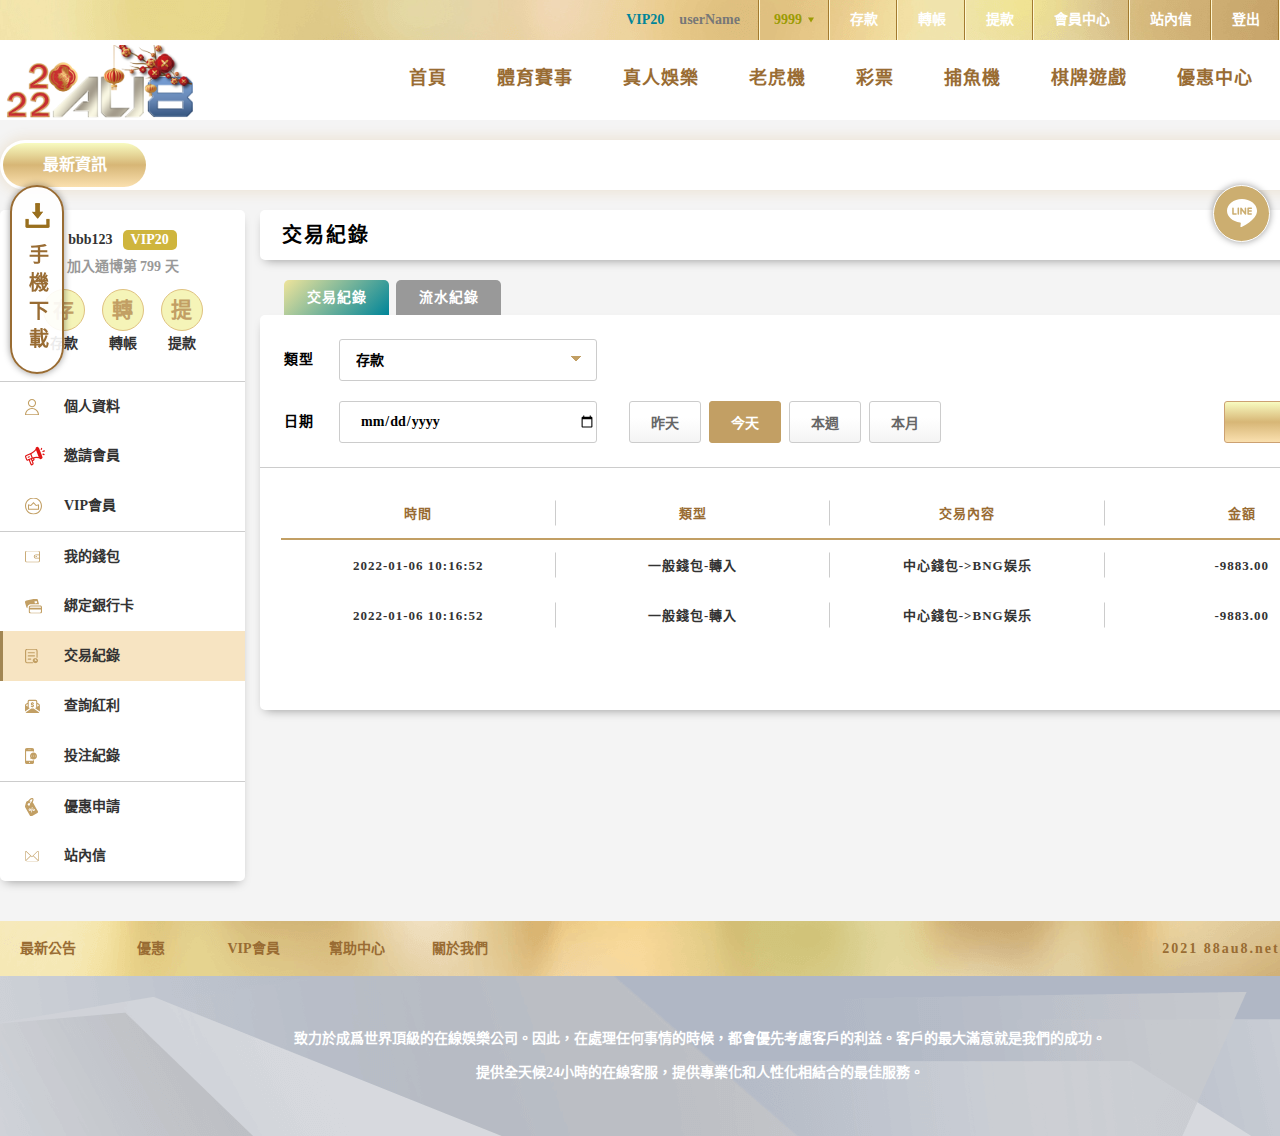
<file: html/dealRecord.html>
<!DOCTYPE html>
<html lang="zh-TW">
<head>
    <meta charset="UTF-8">
    <meta name="viewport" content="width=device-width, initial-scale=0.25">
    <title>Document</title>
    <link rel="stylesheet" href="../css/style.css">
    <link rel="stylesheet" href="../js/slick-1.8.1/slick/slick.css">
    <link rel="stylesheet" href="../js/slick-1.8.1/slick/slick-theme.css">
    <script src="https://code.jquery.com/jquery-3.6.0.min.js"></script>
    <script src="https://code.jquery.com/jquery-2.2.0.min.js"></script>
    <script src="../js/slick-1.8.1/slick/slick.min.js"></script>
    <script src="../js/javascript.js"></script>
</head>
<body>
    <header>
        <div class="top">
            <!-- <span class="brad">
                TONG BOU
                <span class="time"></span>
            </span> -->
            <ul class="user alLogin display">
                <li class="lv">
                    <span>VIP20</span>
                    userName
                </li>
                <li class="moneyTotal">
                    <span class="total">9999</span>
                    <i class="money_arrow"></i>
                    <ul class="transferInfo">
                        <li class="platform">
                            <div>
                                <p>BNG娛樂</p>
                                <p class="money">
                                    <i class="display"></i>
                                    <span></span>
                                </p>
                            </div>
                        </li>
                        <li class="platform">
                            <div>
                                <p>pls</p>
                                <p class="money">
                                    <i></i>
                                    <span>0</span>
                                </p>
                            </div>
                        </li>
                        <li class="platform">
                            <div>
                                <p>SimplePlay</p>
                                <p class="money">
                                    <i></i>
                                    <span>0</span>
                                </p>
                            </div>
                        </li>
                        <li class="platform">
                            <div>
                                <p>歐博</p>
                                <p class="money">
                                    <i></i>
                                    <span>0</span>
                                </p>
                            </div>
                        </li>
                        <li class="platform">
                            <div>
                                <p>SG</p>
                                <p class="money">
                                    <i></i>
                                    <span>0</span>
                                </p>
                            </div>
                        </li>
                        <li class="platform">
                            <div>
                                <p>RTG</p>
                                <p class="money">
                                    <i></i>
                                    <span>0</span>
                                </p>
                            </div>
                        </li>
                        <li class="platform">
                            <div>
                                <p>IFUN</p>
                                <p class="money">
                                    <i></i>
                                    <span>0</span>
                                </p>
                            </div>
                        </li>
                        <li class="platform">
                            <div>
                                <p>WM</p>
                                <p class="money">
                                    <i></i>
                                    <span>0</span>
                                </p>
                            </div>
                        </li>
                        <li class="platform">
                            <div>
                                <p>GS</p>
                                <p class="money">
                                    <i></i>
                                    <span>0</span>
                                </p>
                            </div>
                        </li>
                        <li class="platform">
                            <div>
                                <p>必贏</p>
                                <p class="money">
                                    <i></i>
                                    <span>0</span>
                                </p>
                            </div>
                        </li>
                        <li class="platform">
                            <div>
                                <p>36588體育</p>
                                <p class="money">
                                    <i></i>
                                    <span>0</span>
                                </p>
                            </div>
                        </li>
                        <li class="platform">
                            <div>
                                <p>RSG</p>
                                <p class="money">
                                    <i></i>
                                    <span>0</span>
                                </p>
                            </div>
                        </li>
                        <li class="platform">
                            <div>
                                <p>PNG</p>
                                <p class="money">
                                    <i></i>
                                    <span>0</span>
                                </p>
                            </div>
                        </li>
                    </ul>
                </li>
                <li onclick="window.location.href='./deposit.html'">
                    存款
                </li>
                <li onclick="window.location.href='./transfer.html'">
                    轉帳
                </li>
                <li onclick="window.location.href='./withdrawal.html'">
                    提款
                </li>
                <li onclick="window.location.href='./member.html'">
                    會員中心
                </li>
                <li onclick="window.location.href='./mail.html'">
                    站內信
                </li>
                <li class="logoutBtn" onclick="window.location.href='../index.html'">
                    登出
                </li>
                <li class="lang">
                    <select>
                        <option>繁體中文</option>
                        <option>简体中文</option>
                        <option>ENGLISH</option>
                        <option>日本語</option>
                    </select>
                </li>
            </ul>
        </div>
        <div class="gameNav">
            <div class="center">
                <img class="logo" src="../images/icon/logo.png">
                <ul>
                    <li class="menu" onclick="window.location.href='../index.html'">首頁</li>
                    <li class="sportBtn" onclick="window.location.href='./sportPage.html'">體育賽事</li>
                    <li class="liveBtn" onclick="window.location.href='./livePage.html'">真人娛樂</li>
                    <li class="slotBtn" onclick="window.location.href='./slotPage.html'">老虎機</li>
                    <li class="lotteryBtn" onclick="window.location.href='./lotteryPage.html'">彩票</li>
                    <li class="fishBtn" onclick="window.location.href='./fishPage.html'">捕魚機</li>
                    <li class="boardBtn" onclick="window.location.href='./boardPage.html'">棋牌遊戲</li>
                    <!-- <li class="activeWallet">活動錢包</li> -->
                    <li class="event" onclick="window.location.href='./event.html'">優惠中心</li>
                    <li class="vip" onclick="window.location.href='./vip.html'">VIP會員</li>
                </ul>
            </div>
        </div>
        <div class="topGameList">
            <div class="listWrap">
                <div class="center">
                    <i class="prev"></i>
                    <div class="container">
                        <ul class="sport">
                            <li onclick="openSportGame()">
                                <div>
                                    <img src="../images/partner/sport/36588.png">
                                </div>
                                <p>36588體育</p>
                            </li>
                        </ul>
                        <ul class="live">
                            <li onclick="openLiveGame()">
                                <div>
                                    <img src="../images/partner/live/live_1.png">
                                </div>
                                <p>沙龍真人娛樂</p>
                            </li>
                            <li onclick="openLiveGame()">
                                <div>
                                    <img src="../images/partner/live/live_2.png">
                                </div>
                                <p>歐博真人娛樂</p>
                            </li>
                            <li onclick="openLiveGame()">
                                <div>
                                    <img src="../images/partner/live/live_3.png">
                                </div>
                                <p>DG真人娛樂</p>
                            </li>
                            <li onclick="openLiveGame()">
                                <div>
                                    <img src="../images/partner/live/live_4.png">
                                </div>
                                <p>WM真人娛樂</p>
                            </li>
                            <li onclick="openLiveGame()">
                                <div>
                                    <img src="../images/partner/live/live_5.png">
                                </div>
                                <p>OG真人娛樂</p>
                            </li>
                        </ul>
                        <ul class="slot">
                            <li onclick="window.location.href='./slotPageInner.html'">
                                <div>
                                    <img src="../images/partner/slot/bng.png">
                                </div>
                                <p>BNG電子娛樂</p>
                                <div class="fixBox display">
                                    <p class="title">維護中</p>
                                    <p>2022/03/02 下午2:00 ~</p>
                                    <p>2020/03/02 下午4:00</p>
                                </div>
                            </li>
                            <li onclick="window.location.href='./slotPageInner.html'">
                                <div>
                                    <img src="../images/partner/slot/bwin.png">
                                </div>
                                <p>必贏電子娛樂</p>
                            </li>
                            <li onclick="window.location.href='./slotPageInner.html'">
                                <div>
                                    <img src="../images/partner/slot/fa.png">
                                </div>
                                <p>福星電子娛樂</p>
                            </li>
                            <li onclick="window.location.href='./slotPageInner.html'">
                                <div>
                                    <img src="../images/partner/slot/gr.png">
                                </div>
                                <p>好路棋牌</p>
                            </li>
                            <li onclick="window.location.href='./slotPageInner.html'">
                                <div>
                                    <img src="../images/partner/slot/ifun.png">
                                </div>
                                <p>FUN GAME</p>
                            </li>
                            <li onclick="window.location.href='./slotPageInner.html'">
                                <div>
                                    <img src="../images/partner/slot/pls.png">
                                </div>
                                <p>PLS電子娛樂</p>
                            </li>
                            <li onclick="window.location.href='./slotPageInner.html'">
                                <div>
                                    <img src="../images/partner/slot/png.png">
                                </div>
                                <p>PNG電子娛樂</p>
                            </li>
                            <li onclick="window.location.href='./slotPageInner.html'">
                                <div>
                                    <img src="../images/partner/slot/rsg.png">
                                </div>
                                <p>RSG電子娛樂</p>
                            </li>
                            <li onclick="window.location.href='./slotPageInner.html'">
                                <div>
                                    <img src="../images/partner/slot/sp.png">
                                </div>
                                <p>SimplePlay</p>
                            </li>
                            <li onclick="window.location.href='./slotPageInner.html'">
                                <div>
                                    <img src="../images/partner/slot/tpg.png">
                                </div>
                                <p>TPG電子娛樂</p>
                            </li>
                            <li onclick="window.location.href='./slotPageInner.html'">
                                <div>
                                    <img src="../images/partner/slot/ufo.png">
                                </div>
                                <p>UFO電子娛樂</p>
                            </li>
                        </ul>
                        <ul class="lottery">
                           <li onclick="openLotteryGame()">
                               <div>
                                   <img src="../images/partner/lottery/sg.png">
                               </div>
                               <p>SG88六合、大樂、539</p>
                           </li>
                           <li onclick="openLotteryGame()">
                               <div>
                                   <img src="../images/partner/lottery/gs.png">
                               </div>
                               <p>京彩彩票</p>
                           </li>
                           <li onclick="openLotteryGame()">
                               <div>
                                   <img src="../images/partner/lottery/rwd.png">
                               </div>
                               <p>白鹿電子娛樂</p>
                           </li>
                        </ul>
                        <ul class="fish">
                            <li onclick="window.location.href='./fishPageInner.html'">
                                <div>
                                    <img src="../images/partner/fish/bwin.png">
                                </div>
                                <p>必贏電子娛樂</p>
                            </li>
                            <li onclick="window.location.href='./fishPageInner.html'">
                                <div>
                                    <img src="../images/partner/fish/fa.png">
                                </div>
                                <p>福星電子娛樂</p>
                            </li>
                            <li onclick="window.location.href='./fishPageInner.html'">
                                <div>
                                    <img src="../images/partner/fish/gr.png">
                                </div>
                                <p>好路棋牌</p>
                            </li>
                            <li onclick="window.location.href='./fishPageInner.html'">
                                <div>
                                    <img src="../images/partner/fish/rsg.png">
                                </div>
                                <p>RSG電子娛樂</p>
                            </li>
                            <li onclick="window.location.href='./fishPageInner.html'">
                                <div>
                                    <img src="../images/partner/fish/sp.png">
                                </div>
                                <p>SimplePlay</p>
                            </li>
                            <li onclick="window.location.href='./fishPageInner.html'">
                                <div>
                                    <img src="../images/partner/fish/tpg.png">
                                </div>
                                <p>TPG電子娛樂</p>
                            </li>
                        </ul>
                        <ul class="board">
                            <li onclick="window.location.href='./boardPageInner.html'">
                                <div>
                                    <img src="../images/partner/board/big.png">
                                </div>
                                <p>大運棋牌</p>
                            </li>
                            <li onclick="window.location.href='./boardPageInner.html'">
                                <div>
                                    <img src="../images/partner/board/bts.png">
                                </div>
                                <p>BTS電子娛樂</p>
                            </li>
                            <li onclick="window.location.href='./boardPageInner.html'">
                                <div>
                                    <img src="../images/partner/board/fa.png">
                                </div>
                                <p>福星電子娛樂</p>
                            </li>
                            <li onclick="window.location.href='./boardPageInner.html'">
                                <div>
                                    <img src="../images/partner/board/gr.png">
                                </div>
                                <p>好路棋牌</p>
                            </li>
                            <li onclick="window.location.href='./boardPageInner.html'">
                                <div>
                                    <img src="../images/partner/board/ifun.png">
                                </div>
                                <p>FUN GAME</p>
                            </li>
                            <li onclick="window.location.href='./boardPageInner.html'">
                                <div>
                                    <img src="../images/partner/board/png.png">
                                </div>
                                <p>PNG電子娛樂</p>
                            </li>
                            <li onclick="window.location.href='./boardPageInner.html'">
                                <div>
                                    <img src="../images/partner/board/rwd.png">
                                </div>
                                <p>白鹿</p>
                            </li>
                        </ul>
                    </div>
                    <i class="next"></i>
                </div>
            </div>
        </div>
    </header>
    <main>
        <div class="innerPage">
            <div class="marqueeArea">
                <div class="center">
                    <div class="marqueeWrap">
                        <i class="marquee_ic">
                            <p>最新資訊</p>
                        </i>
                        <div class="marquee">
                            <p>測試跑馬燈</p>
                        </div>
                    </div>
                </div>
            </div>
            <div class="center">
                <aside class="innerSide">
                    <div class="userInfo">
                        <div>
                            <p class="account">
                                bbb123
                                <span class="lv">VIP20</span>
                            </p>
                            <p class="days">加入通博第 799 天</p>
                            <ul class="quickSelect">
                                <li onclick="window.location.href='./deposit.html'">
                                    <p class="btn">存</p>
                                    <p>存款</p>
                                </li>
                                <li onclick="window.location.href='./transfer.html'">
                                    <p class="btn">轉</p>
                                    <p>轉帳</p>
                                </li>
                                <li onclick="window.location.href='./withdrawal.html'">
                                    <p class="btn">提</p>
                                    <p>提款</p>
                                </li>
                            </ul>
                        </div>
                    </div>
                    <ul class="innerNav">
                        <li onclick="window.location.href='./member.html'">
                            <i class="user_ic"></i>
                            個人資料
                        </li>
                        <li onclick="window.location.href='./invite.html'">
                            <i class="invite_ic"></i>
                            邀請會員
                        </li>
                        <li onclick="window.location.href='./vip.html'">
                            <i class="vip_ic"></i>
                            VIP會員
                        </li>
                        <li onclick="window.location.href='./wallet.html'">
                            <i class="wallet_ic"></i>
                            我的錢包
                        </li>
                        <li onclick="window.location.href='./bankCard.html'">
                            <i class="card_ic"></i>
                            綁定銀行卡
                        </li>
                        <li class="active" onclick="window.location.href='./dealRecord.html'">
                            <i class="dealRecord_ic"></i>
                            交易紀錄
                        </li>
                        <li onclick="window.location.href='./point.html'">
                            <i class="dividend_ic"></i>
                            查詢紅利
                        </li>
                        <li onclick="window.location.href='./betRecord.html'">
                            <i class="betRecord_ic"></i>
                            投注紀錄
                        </li>
                        <li onclick="window.location.href='./eventApply.html'">
                            <i class="event_ic"></i>
                            優惠申請
                        </li>
                        <li onclick="window.location.href='./mail.html'">
                            <i class="mail_ic"></i>
                            站內信
                        </li>
                    </ul>
                </aside>
                <section>
                    <div class="dealWrap">
                        <div class="top">交易紀錄</div>
                        <div class="bottom">
                            <div class="header">
                                <ul class="tabs">
                                    <li class="active">交易紀錄</li>
                                    <li>流水紀錄</li>
                                </ul>
                            </div>
                            <div class="dealBox display">
                                <div class="reviewWrap">
                                    <div class="search">
                                        <form>
                                            <div class="bigBox">
                                                <div class="innerBox">
                                                    <div class="row">
                                                        <div class="smallTitle">類型</div>
                                                        <div class="inputBox">
                                                            <select>
                                                                <option>存款</option>
                                                                <option>提款</option>
                                                                <option>轉帳/活動錢包</option>
                                                                <option>反水/紅利</option>
                                                                <option>活動錢包購買紀錄</option>
                                                                <option>其它</option>
                                                            </select>
                                                        </div>
                                                    </div>
                                                    <div class="row">
                                                        <div class="smallTitle">日期</div>
                                                        <div class="inputBox">
                                                            <input type="date">
                                                        </div>
                                                    </div>
                                                </div>
                                            </div>
                                            <div class="btnBox">
                                                <button>昨天</button>
                                                <button class="active">今天</button>
                                                <button>本週</button>
                                                <button>本月</button>
                                            </div>
                                            <div class="checkBtn">
                                                <button>查詢</button>
                                            </div>
                                        </form>
                                    </div>
                                    <div class="fakeTable">
                                        <table>
                                            <tr>
                                                <th>時間</th>
                                                <th>類型</th>
                                                <th>交易內容</th>
                                                <th>金額</th>
                                            </tr>
                                            <tr>
                                                <td>2022-01-06 10:16:52</td>
                                                <td>一般錢包-轉入</td>
                                                <td>中心錢包->BNG娱乐</td>
                                                <td>-9883.00</td>
                                            </tr>
                                            <tr>
                                                <td>2022-01-06 10:16:52</td>
                                                <td>一般錢包-轉入</td>
                                                <td>中心錢包->BNG娱乐</td>
                                                <td>-9883.00</td>
                                            </tr>
                                        </table>
                                        <p class="noData">目前無資料</p>
                                    </div>
                                </div>
                            </div>
                            <div class="waterBox">
                                <h1>流水紀錄</h1>
                                <table>
                                    <tr>
                                        <th>
                                            <p>編號</p>
                                        </th>
                                        <th>
                                            <p>狀態</p>
                                        </th>
                                        <th>
                                            <p>金額</p>
                                        </th>
                                        <th>
                                            <p>流水限制</p>
                                        </th>
                                        <th>
                                            <p>流水變化</p>
                                        </th>
                                        <th>
                                            <p>上鎖日期</p>
                                        </th>
                                        <th>
                                            <p>查看回補</p>
                                        </th>
                                        <th>
                                            <p>查看注單</p>
                                        </th>
                                        <th>
                                            <p>備註</p>
                                        </th>
                                    </tr>
                                    <tr>
                                        <td>
                                            <p>163790876888924</p>
                                        </td>
                                        <td>
                                            <p>會員存款</p>
                                        </td>
                                        <td>
                                            <p class="money">100.0000</p>
                                        </td>
                                        <td>
                                            <p>100.0000</p>
                                        </td>
                                        <td>
                                            <p class="sp">100.0000</p>
                                        </td>
                                        <td>
                                            <p>2021-12-29 15:32:08</p>
                                        </td>
                                        <td>
                                            <p>
                                                <button disabled>回補</button>
                                            </p>
                                        </td>
                                        <td>
                                            <p>
                                                <button class="check">注單</button>
                                            </p>
                                        </td>
                                        <td>
                                            <p>
                                                <i class="arrow_ic"></i>
                                            </p>
                                        </td>
                                    </tr>
                                </table>
                            </div>
                        </div>
                    </div>
                </section>
            </div>
        </div>
    </main>
    <nav class="sideBar">
        <p class="download" onclick="window.location.href='./help.html'">
            <i></i>
            手機下載
        </p>
        <ul class="rightSide">
            <li class="line" onclick="window.location.href='./help.html'">
                <i></i>
            </li>
        </ul>
    </nav>
    <footer>
        <div class="top">
            <div class="center">
                <div class="btnBox">
                    <ul>
                        <li class="openNews">最新公告</li>
                        <li onclick="window.location.href='./event.html'">優惠</li>
                        <li onclick="window.location.href='./vip.html'">VIP會員</li>
                        <li onclick="window.location.href='./help.html'">幫助中心</li>
                        <li onclick="window.location.href='./help.html'">關於我們</li>
                    </ul>
                </div>
                <p>2021 88au8.net 版權所有 │ 18+</p>
            </div>
        </div>
        <div class="footerList">
            <div class="center">
                <p>致力於成爲世界頂級的在線娛樂公司。因此，在處理任何事情的時候，都會優先考慮客戶的利益。客戶的最大滿意就是我們的成功。</p>
                <p>提供全天候24小時的在線客服，提供專業化和人性化相結合的最佳服務。</p>
            </div>
        </div>
    </footer>
    <div class="filter">
        <!--最新公告-->
        <div class="jumpWindow news">
           <div class="title">
               <p>最新公告</p>
               <i class="close_ic"></i>
           </div>
           <ul class="nav">
               <li class="hot active">熱門</li>
               <li class="normal">一般</li>
               <li class="deposit">存款</li>
           </ul>
           <ul class="content forHot display">
               <li>
                   <div>
                       <p class="text">公告測試公告測試公告測試公告測試公告測試公告測試公告測試</p>
                       <p class="date">2021/09/26</p>
                   </div>
               </li>
               <li>
                   <div>
                       <p class="text">公告測試</p>
                       <p class="date">2021/09/26</p>
                   </div>
               </li>
               <li>
                   <div>
                       <p class="text">公告測試公告測試公告測試公告測試公告測試公告測試公告測試公告測試公告測試公告測試公告測試公告測試公告測試公告測試公告測試公告測試公告測試公告測試公告測試公告測試公告測試公告測試公告測試公告測試公告測試公告測試</p>
                       <p class="date">2021/09/26</p>
                   </div>
               </li>
           </ul>
           <ul class="content forNormal">
               <li>
                   <div>
                       <p class="text">公告測試</p>
                       <p class="date">2021/09/26</p>
                   </div>
               </li>
               <li>
                   <div>
                       <p class="text">公告測試</p>
                       <p class="date">2021/09/26</p>
                   </div>
               </li>
           </ul>
           <ul class="content forDeposit">
               <li>
                   <div>
                       <p class="text">公告測試</p>
                       <p class="date">2021/09/26</p>
                   </div>
               </li>
           </ul>
       </div>
       <!--遊戲投注彈窗-->
       <div class="jumpWindow betWindow sportGame">
           <div class="title">
               <p>快速轉帳</p>
               <i class="close_ic"></i>
           </div>
           <form>
               <div class="row">
                   <p>平台</p>
                   <div class="smallTitle">36588</div>
               </div>
               <div class="row">
                   <p>中心錢包</p>
                   <input type="text" value="$9999" readonly>
               </div>
               <div class="row">
                   <i class="trans_arrow"></i>
               </div>
               <div class="row">
                   <p>BNG電子娛樂</p>
                   <input type="text" value="$0" readonly>
               </div>
               <div class="row">
                   <p>轉帳金額</p>
                   <input type="text" value="$100">
               </div>
               <div class="row forBtn">
                   <div class="btnBox">
                       <button>$100</button>
                       <button>$500</button>
                       <button>$1000</button>
                       <button>$3000</button>
                       <button>$5000</button>
                       <button>$10000</button>
                       <button>全部</button>
                   </div>
               </div>
               <div class="row forBtn">
                   <button class="check">確認</button>
               </div>
           </form>
           <div class="enterGame">
               <button>進入遊戲</button>
           </div>
       </div>
       <div class="jumpWindow betWindow liveGame">
           <div class="title">
               <p>快速轉帳</p>
               <i class="close_ic"></i>
           </div>
           <form>
               <div class="row">
                   <p>平台</p>
                   <div class="smallTitle">ALLBET</div>
               </div>
               <div class="row">
                   <p>中心錢包</p>
                   <input type="text" value="$9999" readonly>
               </div>
               <div class="row">
                   <i class="trans_arrow"></i>
               </div>
               <div class="row">
                   <p>歐博真人</p>
                   <input type="text" value="$0" readonly>
               </div>
               <div class="row">
                   <p>轉帳金額</p>
                   <input type="text" value="$100">
               </div>
               <div class="row forBtn">
                   <div class="btnBox">
                       <button>$100</button>
                       <button>$500</button>
                       <button>$1000</button>
                       <button>$3000</button>
                       <button>$5000</button>
                       <button>$10000</button>
                       <button>全部</button>
                   </div>
               </div>
               <div class="row forBtn">
                   <button class="check">確認</button>
               </div>
           </form>
           <div class="enterGame">
               <button>進入遊戲</button>
           </div>
       </div>
       <div class="jumpWindow betWindow lotteryGame">
           <div class="title">
               <p>快速轉帳</p>
               <i class="close_ic"></i>
           </div>
           <form>
               <div class="row">
                   <p>平台</p>
                   <div class="smallTitle">京彩彩票</div>
               </div>
               <div class="row">
                   <p>中心錢包</p>
                   <input type="text" value="$9999" readonly>
               </div>
               <div class="row">
                   <i class="trans_arrow"></i>
               </div>
               <div class="row">
                   <p>SG彩票</p>
                   <input type="text" value="$0" readonly>
               </div>
               <div class="row">
                   <p>轉帳金額</p>
                   <input type="text" value="$100">
               </div>
               <div class="row forBtn">
                   <div class="btnBox">
                       <button>$100</button>
                       <button>$500</button>
                       <button>$1000</button>
                       <button>$3000</button>
                       <button>$5000</button>
                       <button>$10000</button>
                       <button>全部</button>
                   </div>
               </div>
               <div class="row forBtn">
                   <button class="check">確認</button>
               </div>
           </form>
           <div class="enterGame">
               <button>進入遊戲</button>
           </div>
       </div>
       <!--查看注單-->
       <div class="jumpWindow listWindow">
        <div class="title">
            <p>注單明細</p>
            <i class="close_ic"></i>
        </div>
        <div class="content">
            <p class="num">編號 347</p>
            <table>
                <tr>
                    <th>
                        <p>編號</p>
                    </th>
                    <th>
                        <p>平臺</p>
                    </th>
                    <th>
                        <p>金額</p>
                    </th>
                    <th>
                        <p>日期</p>
                    </th>
                </tr>
                <tr>
                    <td>
                        <p>0952fa1c0b3a469b8a53223dfe6ec10e1</p>
                    </td>
                    <td>
                        <p>BNG電子娛樂</p>
                    </td>
                    <td>
                        <p class="sp">40</p>
                    </td>
                    <td>
                        <p>2021-12-30 10:44:04</p>
                    </td>
                </tr>
            </table>
        </div>
    </div>
   </div>
</body>
</html>
</file>
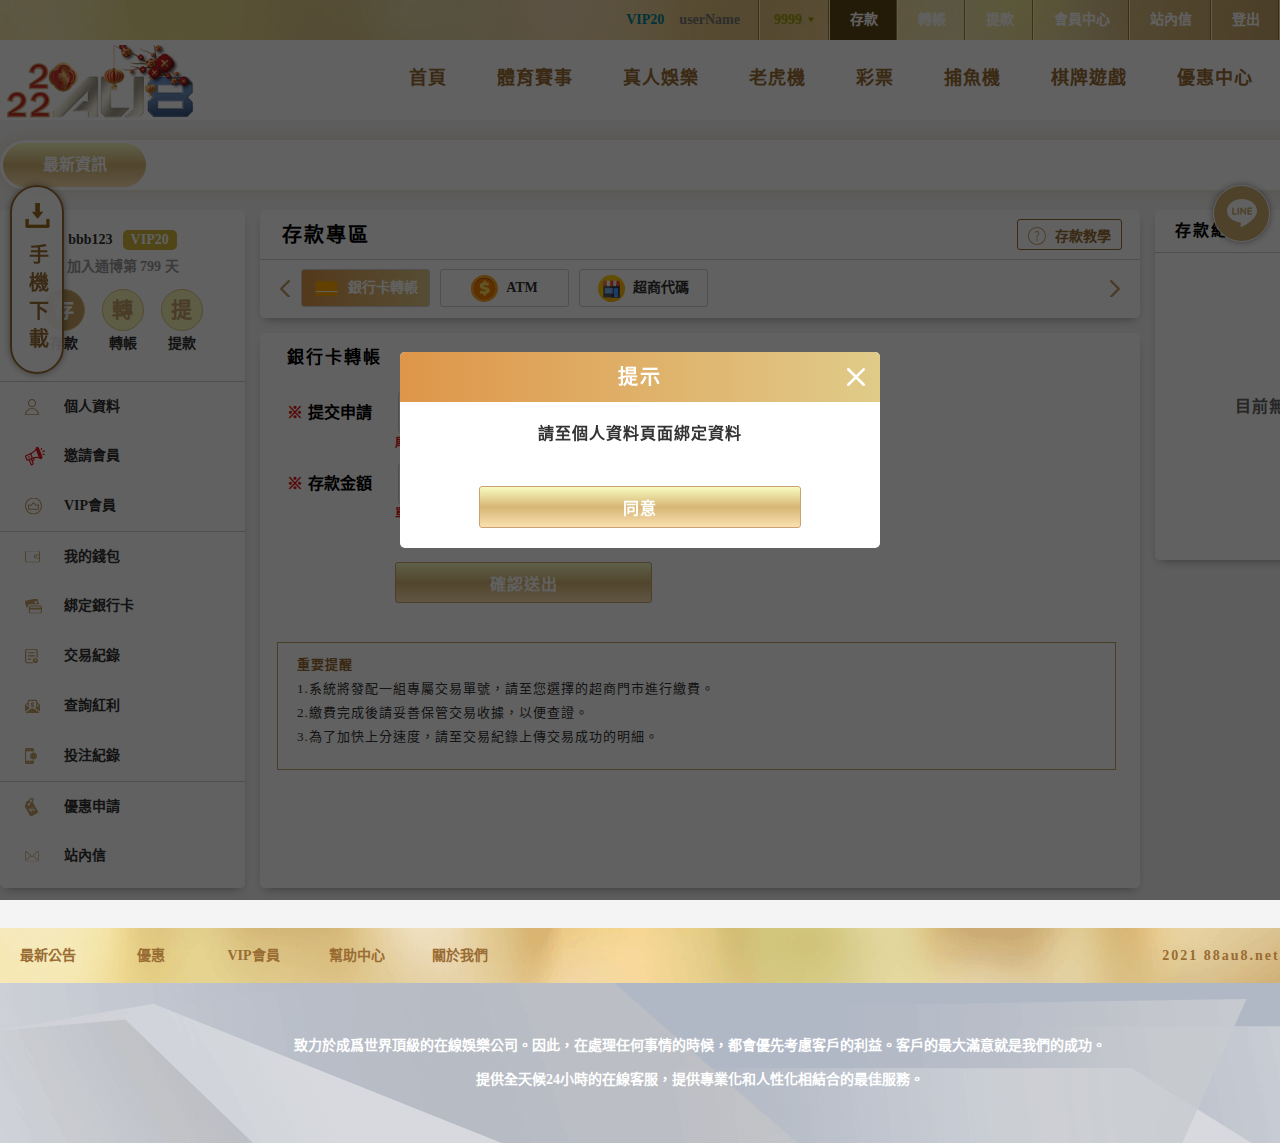
<file: html/deposit.html>
<!DOCTYPE html>
<html lang="zh-TW">
<head>
    <meta charset="UTF-8">
    <meta name="viewport" content="width=device-width, initial-scale=0.25">
    <title>Document</title>
    <link rel="stylesheet" href="../css/style.css">
    <link rel="stylesheet" href="../js/slick-1.8.1/slick/slick.css">
    <link rel="stylesheet" href="../js/slick-1.8.1/slick/slick-theme.css">
    <script src="https://code.jquery.com/jquery-3.6.0.min.js"></script>
    <script src="https://code.jquery.com/jquery-2.2.0.min.js"></script>
    <script src="../js/slick-1.8.1/slick/slick.min.js"></script>
    <script src="../js/javascript.js"></script>
</head>
<body>
    <header>
        <div class="top">
            <!-- <span class="brad">
                TONG BOU
                <span class="time"></span>
            </span> -->
            <ul class="user alLogin display">
                <li class="lv">
                    <span>VIP20</span>
                    userName
                </li>
                <li class="moneyTotal">
                    <span class="total">9999</span>
                    <i class="money_arrow"></i>
                    <ul class="transferInfo">
                        <li class="platform">
                            <div>
                                <p>BNG娛樂</p>
                                <p class="money">
                                    <i class="display"></i>
                                    <span></span>
                                </p>
                            </div>
                        </li>
                        <li class="platform">
                            <div>
                                <p>pls</p>
                                <p class="money">
                                    <i></i>
                                    <span>0</span>
                                </p>
                            </div>
                        </li>
                        <li class="platform">
                            <div>
                                <p>SimplePlay</p>
                                <p class="money">
                                    <i></i>
                                    <span>0</span>
                                </p>
                            </div>
                        </li>
                        <li class="platform">
                            <div>
                                <p>歐博</p>
                                <p class="money">
                                    <i></i>
                                    <span>0</span>
                                </p>
                            </div>
                        </li>
                        <li class="platform">
                            <div>
                                <p>SG</p>
                                <p class="money">
                                    <i></i>
                                    <span>0</span>
                                </p>
                            </div>
                        </li>
                        <li class="platform">
                            <div>
                                <p>RTG</p>
                                <p class="money">
                                    <i></i>
                                    <span>0</span>
                                </p>
                            </div>
                        </li>
                        <li class="platform">
                            <div>
                                <p>IFUN</p>
                                <p class="money">
                                    <i></i>
                                    <span>0</span>
                                </p>
                            </div>
                        </li>
                        <li class="platform">
                            <div>
                                <p>WM</p>
                                <p class="money">
                                    <i></i>
                                    <span>0</span>
                                </p>
                            </div>
                        </li>
                        <li class="platform">
                            <div>
                                <p>GS</p>
                                <p class="money">
                                    <i></i>
                                    <span>0</span>
                                </p>
                            </div>
                        </li>
                        <li class="platform">
                            <div>
                                <p>必贏</p>
                                <p class="money">
                                    <i></i>
                                    <span>0</span>
                                </p>
                            </div>
                        </li>
                        <li class="platform">
                            <div>
                                <p>36588體育</p>
                                <p class="money">
                                    <i></i>
                                    <span>0</span>
                                </p>
                            </div>
                        </li>
                        <li class="platform">
                            <div>
                                <p>RSG</p>
                                <p class="money">
                                    <i></i>
                                    <span>0</span>
                                </p>
                            </div>
                        </li>
                        <li class="platform">
                            <div>
                                <p>PNG</p>
                                <p class="money">
                                    <i></i>
                                    <span>0</span>
                                </p>
                            </div>
                        </li>
                    </ul>
                </li>
                <li class="active" onclick="window.location.href='./deposit.html'">
                    存款
                </li>
                <li onclick="window.location.href='./transfer.html'">
                    轉帳
                </li>
                <li onclick="window.location.href='./withdrawal.html'">
                    提款
                </li>
                <li onclick="window.location.href='./member.html'">
                    會員中心
                </li>
                <li onclick="window.location.href='./mail.html'">
                    站內信
                </li>
                <li class="logoutBtn" onclick="window.location.href='../index.html'">
                    登出
                </li>
                <li class="lang">
                    <select>
                        <option>繁體中文</option>
                        <option>简体中文</option>
                        <option>ENGLISH</option>
                        <option>日本語</option>
                    </select>
                </li>
            </ul>
        </div>
        <div class="gameNav">
            <div class="center">
                <img class="logo" src="../images/icon/logo.png">
                <ul>
                    <li class="menu" onclick="window.location.href='../index.html'">首頁</li>
                    <li class="sportBtn" onclick="window.location.href='./sportPage.html'">體育賽事</li>
                    <li class="liveBtn" onclick="window.location.href='./livePage.html'">真人娛樂</li>
                    <li class="slotBtn" onclick="window.location.href='./slotPage.html'">老虎機</li>
                    <li class="lotteryBtn" onclick="window.location.href='./lotteryPage.html'">彩票</li>
                    <li class="fishBtn" onclick="window.location.href='./fishPage.html'">捕魚機</li>
                    <li class="boardBtn" onclick="window.location.href='./boardPage.html'">棋牌遊戲</li>
                    <!-- <li class="activeWallet">活動錢包</li> -->
                    <li class="event" onclick="window.location.href='./event.html'">優惠中心</li>
                    <li class="vip" onclick="window.location.href='./vip.html'">VIP會員</li>
                </ul>
            </div>
        </div>
        <div class="topGameList">
            <div class="listWrap">
                <div class="center">
                    <i class="prev"></i>
                    <div class="container">
                        <ul class="sport">
                            <li onclick="openSportGame()">
                                <div>
                                    <img src="../images/partner/sport/36588.png">
                                </div>
                                <p>36588體育</p>
                            </li>
                        </ul>
                        <ul class="live">
                            <li onclick="openLiveGame()">
                                <div>
                                    <img src="../images/partner/live/live_1.png">
                                </div>
                                <p>沙龍真人娛樂</p>
                            </li>
                            <li onclick="openLiveGame()">
                                <div>
                                    <img src="../images/partner/live/live_2.png">
                                </div>
                                <p>歐博真人娛樂</p>
                            </li>
                            <li onclick="openLiveGame()">
                                <div>
                                    <img src="../images/partner/live/live_3.png">
                                </div>
                                <p>DG真人娛樂</p>
                            </li>
                            <li onclick="openLiveGame()">
                                <div>
                                    <img src="../images/partner/live/live_4.png">
                                </div>
                                <p>WM真人娛樂</p>
                            </li>
                            <li onclick="openLiveGame()">
                                <div>
                                    <img src="../images/partner/live/live_5.png">
                                </div>
                                <p>OG真人娛樂</p>
                            </li>
                        </ul>
                        <ul class="slot">
                            <li onclick="window.location.href='./slotPageInner.html'">
                                <div>
                                    <img src="../images/partner/slot/bng.png">
                                </div>
                                <p>BNG電子娛樂</p>
                                <div class="fixBox display">
                                    <p class="title">維護中</p>
                                    <p>2022/03/02 下午2:00 ~</p>
                                    <p>2020/03/02 下午4:00</p>
                                </div>
                            </li>
                            <li onclick="window.location.href='./slotPageInner.html'">
                                <div>
                                    <img src="../images/partner/slot/bwin.png">
                                </div>
                                <p>必贏電子娛樂</p>
                            </li>
                            <li onclick="window.location.href='./slotPageInner.html'">
                                <div>
                                    <img src="../images/partner/slot/fa.png">
                                </div>
                                <p>福星電子娛樂</p>
                            </li>
                            <li onclick="window.location.href='./slotPageInner.html'">
                                <div>
                                    <img src="../images/partner/slot/gr.png">
                                </div>
                                <p>好路棋牌</p>
                            </li>
                            <li onclick="window.location.href='./slotPageInner.html'">
                                <div>
                                    <img src="../images/partner/slot/ifun.png">
                                </div>
                                <p>FUN GAME</p>
                            </li>
                            <li onclick="window.location.href='./slotPageInner.html'">
                                <div>
                                    <img src="../images/partner/slot/pls.png">
                                </div>
                                <p>PLS電子娛樂</p>
                            </li>
                            <li onclick="window.location.href='./slotPageInner.html'">
                                <div>
                                    <img src="../images/partner/slot/png.png">
                                </div>
                                <p>PNG電子娛樂</p>
                            </li>
                            <li onclick="window.location.href='./slotPageInner.html'">
                                <div>
                                    <img src="../images/partner/slot/rsg.png">
                                </div>
                                <p>RSG電子娛樂</p>
                            </li>
                            <li onclick="window.location.href='./slotPageInner.html'">
                                <div>
                                    <img src="../images/partner/slot/sp.png">
                                </div>
                                <p>SimplePlay</p>
                            </li>
                            <li onclick="window.location.href='./slotPageInner.html'">
                                <div>
                                    <img src="../images/partner/slot/tpg.png">
                                </div>
                                <p>TPG電子娛樂</p>
                            </li>
                            <li onclick="window.location.href='./slotPageInner.html'">
                                <div>
                                    <img src="../images/partner/slot/ufo.png">
                                </div>
                                <p>UFO電子娛樂</p>
                            </li>
                        </ul>
                        <ul class="lottery">
                           <li onclick="openLotteryGame()">
                               <div>
                                   <img src="../images/partner/lottery/sg.png">
                               </div>
                               <p>SG88六合、大樂、539</p>
                           </li>
                           <li onclick="openLotteryGame()">
                               <div>
                                   <img src="../images/partner/lottery/gs.png">
                               </div>
                               <p>京彩彩票</p>
                           </li>
                           <li onclick="openLotteryGame()">
                               <div>
                                   <img src="../images/partner/lottery/rwd.png">
                               </div>
                               <p>白鹿電子娛樂</p>
                           </li>
                        </ul>
                        <ul class="fish">
                            <li onclick="window.location.href='./fishPageInner.html'">
                                <div>
                                    <img src="../images/partner/fish/bwin.png">
                                </div>
                                <p>必贏電子娛樂</p>
                            </li>
                            <li onclick="window.location.href='./fishPageInner.html'">
                                <div>
                                    <img src="../images/partner/fish/fa.png">
                                </div>
                                <p>福星電子娛樂</p>
                            </li>
                            <li onclick="window.location.href='./fishPageInner.html'">
                                <div>
                                    <img src="../images/partner/fish/gr.png">
                                </div>
                                <p>好路棋牌</p>
                            </li>
                            <li onclick="window.location.href='./fishPageInner.html'">
                                <div>
                                    <img src="../images/partner/fish/rsg.png">
                                </div>
                                <p>RSG電子娛樂</p>
                            </li>
                            <li onclick="window.location.href='./fishPageInner.html'">
                                <div>
                                    <img src="../images/partner/fish/sp.png">
                                </div>
                                <p>SimplePlay</p>
                            </li>
                            <li onclick="window.location.href='./fishPageInner.html'">
                                <div>
                                    <img src="../images/partner/fish/tpg.png">
                                </div>
                                <p>TPG電子娛樂</p>
                            </li>
                        </ul>
                        <ul class="board">
                            <li onclick="window.location.href='./boardPageInner.html'">
                                <div>
                                    <img src="../images/partner/board/big.png">
                                </div>
                                <p>大運棋牌</p>
                            </li>
                            <li onclick="window.location.href='./boardPageInner.html'">
                                <div>
                                    <img src="../images/partner/board/bts.png">
                                </div>
                                <p>BTS電子娛樂</p>
                            </li>
                            <li onclick="window.location.href='./boardPageInner.html'">
                                <div>
                                    <img src="../images/partner/board/fa.png">
                                </div>
                                <p>福星電子娛樂</p>
                            </li>
                            <li onclick="window.location.href='./boardPageInner.html'">
                                <div>
                                    <img src="../images/partner/board/gr.png">
                                </div>
                                <p>好路棋牌</p>
                            </li>
                            <li onclick="window.location.href='./boardPageInner.html'">
                                <div>
                                    <img src="../images/partner/board/ifun.png">
                                </div>
                                <p>FUN GAME</p>
                            </li>
                            <li onclick="window.location.href='./boardPageInner.html'">
                                <div>
                                    <img src="../images/partner/board/png.png">
                                </div>
                                <p>PNG電子娛樂</p>
                            </li>
                            <li onclick="window.location.href='./boardPageInner.html'">
                                <div>
                                    <img src="../images/partner/board/rwd.png">
                                </div>
                                <p>白鹿</p>
                            </li>
                        </ul>
                    </div>
                    <i class="next"></i>
                </div>
            </div>
        </div>
    </header>
    <main>
        <div class="innerPage">
            <div class="marqueeArea">
                <div class="center">
                    <div class="marqueeWrap">
                        <i class="marquee_ic">
                            <p>最新資訊</p>
                        </i>
                        <div class="marquee">
                            <p>測試跑馬燈</p>
                        </div>
                    </div>
                </div>
            </div>
            <div class="center">
                <aside class="innerSide">
                    <div class="userInfo">
                        <div>
                            <p class="account">
                                bbb123
                                <span class="lv">VIP20</span>
                            </p>
                            <p class="days">加入通博第 799 天</p>
                            <ul class="quickSelect">
                                <li onclick="window.location.href='./deposit.html'">
                                    <p class="btn active">存</p>
                                    <p>存款</p>
                                </li>
                                <li onclick="window.location.href='./transfer.html'">
                                    <p class="btn">轉</p>
                                    <p>轉帳</p>
                                </li>
                                <li onclick="window.location.href='./withdrawal.html'">
                                    <p class="btn">提</p>
                                    <p>提款</p>
                                </li>
                            </ul>
                        </div>
                    </div>
                    <ul class="innerNav">
                        <li onclick="window.location.href='./member.html'">
                            <i class="user_ic"></i>
                            個人資料
                        </li>
                        <li onclick="window.location.href='./invite.html'">
                            <i class="invite_ic"></i>
                            邀請會員
                        </li>
                        <li onclick="window.location.href='./vip.html'">
                            <i class="vip_ic"></i>
                            VIP會員
                        </li>
                        <li onclick="window.location.href='./wallet.html'">
                            <i class="wallet_ic"></i>
                            我的錢包
                        </li>
                        <li onclick="window.location.href='./bankCard.html'">
                            <i class="card_ic"></i>
                            綁定銀行卡
                        </li>
                        <li onclick="window.location.href='./dealRecord.html'">
                            <i class="dealRecord_ic"></i>
                            交易紀錄
                        </li>
                        <li onclick="window.location.href='./point.html'">
                            <i class="dividend_ic"></i>
                            查詢紅利
                        </li>
                        <li onclick="window.location.href='./betRecord.html'">
                            <i class="betRecord_ic"></i>
                            投注紀錄
                        </li>
                        <li onclick="window.location.href='./eventApply.html'">
                            <i class="event_ic"></i>
                            優惠申請
                        </li>
                        <li onclick="window.location.href='./mail.html'">
                            <i class="mail_ic"></i>
                            站內信
                        </li>
                    </ul>
                </aside>
                <section>
                    <div class="depositWrap">
                        <div class="depositMiddle">
                            <div class="top">
                                <div class="title">
                                    存款專區
                                    <button>
                                        <i></i>
                                        存款教學
                                    </button>
                                </div>
                                <div class="list">
                                    <i class="prev"></i>
                                    <div class="box">
                                        <ul>
                                            <li class="active">
                                                <i class="card_ic"></i>
                                                銀行卡轉帳
                                            </li>
                                            <li>
                                                <i class="atm_ic"></i>
                                                ATM
                                            </li>
                                            <li>
                                                <i class="shop_ic"></i>
                                                超商代碼
                                            </li>
                                        </ul>
                                    </div>
                                    <i class="next"></i>
                                </div>
                            </div>
                            <div class="bottom">
                                <div class="card display">
                                    <p class="title">銀行卡轉帳</p>
                                    <div class="content">
                                        <form>
                                            <div class="row">
                                                <i>※</i>
                                                提交申請
                                                <select>
                                                    <option></option>
                                                </select>
                                                <p class="remind">尾號:</p>
                                            </div>
                                            <div class="row">
                                                <i>※</i>
                                                存款金額
                                                <input type="text">
                                                <p class="remind">單筆存款金額1000~2000</p>
                                            </div>
                                            <button type="button" class="check">確認送出</button>
                                        </form>
                                        <div class="remindBox">
                                            <div class="title">重要提醒</div>
                                            <div>1.系統將發配一組專屬交易單號，請至您選擇的超商門市進行繳費。</div>
                                            <div>2.繳費完成後請妥善保管交易收據，以便查證。</div>
                                            <div>3.為了加快上分速度，請至交易紀錄上傳交易成功的明細。</div>
                                        </div>
                                    </div>
                                </div>
                                <div class="atm">
                                    <p class="title">ATM轉帳</p>
                                    <div class="content">
                                        <form>
                                            <div class="row">
                                                <i>※</i>
                                                選擇通道
                                                <select>
                                                    <option>網銀轉帳</option>
                                                </select>
                                            </div>
                                            <div class="row noTitle">
                                                <select>
                                                    <option>永豐銀行Bank SinoPac</option>
                                                </select>
                                            </div>
                                            <div class="row">
                                                <i>※</i>
                                                存款金額
                                                <input type="text" placeholder="請輸入充值金額">
                                                <p class="remind">單筆存款金額1,000~100,000</p>
                                            </div>
                                            <button type="button">立即存款</button>
                                        </form>
                                        <div class="remindBox">
                                            <div class="title">重要提醒</div>
                                            <div>1.系統將發配一組專屬交易單號，請至您選擇的超商門市進行繳費。</div>
                                            <div>2.繳費完成後請妥善保管交易收據，以便查證。</div>
                                            <div>3.為了加快上分速度，請至交易紀錄上傳交易成功的明細。</div>
                                        </div>
                                    </div>
                                </div>
                                <div class="shop">
                                    <p class="title">超商代碼</p>
                                    <div class="content">
                                        <form>
                                            <div class="row">
                                                <i>※</i>
                                                選擇通道
                                                <select>
                                                    <option>超商代碼繳費</option>
                                                </select>
                                            </div>
                                            <div class="row noTitle">
                                                <select>
                                                    <option>全家超商FamilyMart</option>
                                                </select>
                                            </div>
                                            <div class="row">
                                                <i>※</i>
                                                存款金額
                                                <input type="text" placeholder="請輸入充值金額">
                                                <p class="remind">單筆存款金額1,000~20,000</p>
                                            </div>
                                            <button type="button">立即存款</button>
                                        </form>
                                        <div class="remindBox">
                                            <div class="title">重要提醒</div>
                                            <div>1.系統將發配一組專屬交易單號，請至您選擇的超商門市進行繳費。</div>
                                            <div>2.繳費完成後請妥善保管交易收據，以便查證。</div>
                                            <div>3.為了加快上分速度，請至交易紀錄上傳交易成功的明細。</div>
                                        </div>
                                    </div>
                                </div>
                                <div class="cardDeposit">
                                    <p class="title">銀行卡轉帳</p>
                                    <div class="content">
                                        <p class="smallTitle">已存款到下列帳號</p>
                                        <ul>
                                            <li>
                                                <p>銀行</p>
                                                <p>測試銀行-測試分行</p>
                                            </li>
                                            <li>
                                                <p>帳號</p>
                                                <p>8888888888</p>
                                                <button>點擊即複製</button>
                                            </li>
                                            <li>
                                                <p>金額</p>
                                                <p>1000</p>
                                                <button>點擊即複製</button>
                                                <button>修改</button>
                                                <p class="remind">(轉帳金額務必與訂單金額一致唷!!)</p>
                                            </li>
                                            <li class="btnBox">
                                                <button class="check">我已匯款</button>
                                            </li>
                                        </ul>
                                        <div class="remindBox">
                                            <div class="title">重要提醒</div>
                                            <div>1.系統將發配一組專屬交易單號，請至您選擇的超商門市進行繳費。</div>
                                            <div>2.繳費完成後請妥善保管交易收據，以便查證。</div>
                                            <div>3.為了加快上分速度，請至交易紀錄上傳交易成功的明細。</div>
                                        </div>
                                    </div>
                                </div>
                            </div>
                        </div>
                        <aside class="rightSide">
                            <div class="smallBoard">
                                <div class="title">
                                    存款紀錄
                                    <p class="more">
                                        更多
                                        <i class="arrow"></i>
                                    </p>
                                </div>
                                <ul class="list">
                                    <p class="noData display">目前無資料</p>
                                </ul>
                            </div>
                        </aside>
                    </div>
                </section>
            </div>
        </div>
    </main>
    <nav class="sideBar">
        <p class="download" onclick="window.location.href='./help.html'">
            <i></i>
            手機下載
        </p>
        <ul class="rightSide">
            <li class="line" onclick="window.location.href='./help.html'">
                <i></i>
            </li>
        </ul>
    </nav>
    <footer>
        <div class="top">
            <div class="center">
                <div class="btnBox">
                    <ul>
                        <li class="openNews">最新公告</li>
                        <li onclick="window.location.href='./event.html'">優惠</li>
                        <li onclick="window.location.href='./vip.html'">VIP會員</li>
                        <li onclick="window.location.href='./help.html'">幫助中心</li>
                        <li onclick="window.location.href='./help.html'">關於我們</li>
                    </ul>
                </div>
                <p>2021 88au8.net 版權所有 │ 18+</p>
            </div>
        </div>
        <div class="footerList">
            <div class="center">
                <p>致力於成爲世界頂級的在線娛樂公司。因此，在處理任何事情的時候，都會優先考慮客戶的利益。客戶的最大滿意就是我們的成功。</p>
                <p>提供全天候24小時的在線客服，提供專業化和人性化相結合的最佳服務。</p>
            </div>
        </div>
    </footer>
    <div class="filter display">
        <!--最新公告-->
        <div class="jumpWindow news">
            <div class="title">
                <p>最新公告</p>
                <i class="close_ic"></i>
            </div>
            <ul class="nav">
                <li class="hot active">熱門</li>
                <li class="normal">一般</li>
                <li class="deposit">存款</li>
            </ul>
            <ul class="content forHot display">
                <li>
                    <div>
                        <p class="text">公告測試公告測試公告測試公告測試公告測試公告測試公告測試</p>
                        <p class="date">2021/09/26</p>
                    </div>
                </li>
                <li>
                    <div>
                        <p class="text">公告測試</p>
                        <p class="date">2021/09/26</p>
                    </div>
                </li>
                <li>
                    <div>
                        <p class="text">公告測試公告測試公告測試公告測試公告測試公告測試公告測試公告測試公告測試公告測試公告測試公告測試公告測試公告測試公告測試公告測試公告測試公告測試公告測試公告測試公告測試公告測試公告測試公告測試公告測試公告測試</p>
                        <p class="date">2021/09/26</p>
                    </div>
                </li>
            </ul>
            <ul class="content forNormal">
                <li>
                    <div>
                        <p class="text">公告測試</p>
                        <p class="date">2021/09/26</p>
                    </div>
                </li>
                <li>
                    <div>
                        <p class="text">公告測試</p>
                        <p class="date">2021/09/26</p>
                    </div>
                </li>
            </ul>
            <ul class="content forDeposit">
                <li>
                    <div>
                        <p class="text">公告測試</p>
                        <p class="date">2021/09/26</p>
                    </div>
                </li>
            </ul>
        </div>
        <!--遊戲投注彈窗-->
        <div class="jumpWindow betWindow sportGame">
            <div class="title">
                <p>快速轉帳</p>
                <i class="close_ic"></i>
            </div>
            <form>
                <div class="row">
                    <p>平台</p>
                    <div class="smallTitle">36588</div>
                </div>
                <div class="row">
                    <p>中心錢包</p>
                    <input type="text" value="$9999" readonly>
                </div>
                <div class="row">
                    <i class="trans_arrow"></i>
                </div>
                <div class="row">
                    <p>BNG電子娛樂</p>
                    <input type="text" value="$0" readonly>
                </div>
                <div class="row">
                    <p>轉帳金額</p>
                    <input type="text" value="$100">
                </div>
                <div class="row forBtn">
                    <div class="btnBox">
                        <button>$100</button>
                        <button>$500</button>
                        <button>$1000</button>
                        <button>$3000</button>
                        <button>$5000</button>
                        <button>$10000</button>
                        <button>全部</button>
                    </div>
                </div>
                <div class="row forBtn">
                    <button class="check">確認</button>
                </div>
            </form>
            <div class="enterGame">
                <button>進入遊戲</button>
            </div>
        </div>
        <div class="jumpWindow betWindow liveGame">
            <div class="title">
                <p>快速轉帳</p>
                <i class="close_ic"></i>
            </div>
            <form>
                <div class="row">
                    <p>平台</p>
                    <div class="smallTitle">ALLBET</div>
                </div>
                <div class="row">
                    <p>中心錢包</p>
                    <input type="text" value="$9999" readonly>
                </div>
                <div class="row">
                    <i class="trans_arrow"></i>
                </div>
                <div class="row">
                    <p>歐博真人</p>
                    <input type="text" value="$0" readonly>
                </div>
                <div class="row">
                    <p>轉帳金額</p>
                    <input type="text" value="$100">
                </div>
                <div class="row forBtn">
                    <div class="btnBox">
                        <button>$100</button>
                        <button>$500</button>
                        <button>$1000</button>
                        <button>$3000</button>
                        <button>$5000</button>
                        <button>$10000</button>
                        <button>全部</button>
                    </div>
                </div>
                <div class="row forBtn">
                    <button class="check">確認</button>
                </div>
            </form>
            <div class="enterGame">
                <button>進入遊戲</button>
            </div>
        </div>
        <div class="jumpWindow betWindow lotteryGame">
            <div class="title">
                <p>快速轉帳</p>
                <i class="close_ic"></i>
            </div>
            <form>
                <div class="row">
                    <p>平台</p>
                    <div class="smallTitle">京彩彩票</div>
                </div>
                <div class="row">
                    <p>中心錢包</p>
                    <input type="text" value="$9999" readonly>
                </div>
                <div class="row">
                    <i class="trans_arrow"></i>
                </div>
                <div class="row">
                    <p>SG彩票</p>
                    <input type="text" value="$0" readonly>
                </div>
                <div class="row">
                    <p>轉帳金額</p>
                    <input type="text" value="$100">
                </div>
                <div class="row forBtn">
                    <div class="btnBox">
                        <button>$100</button>
                        <button>$500</button>
                        <button>$1000</button>
                        <button>$3000</button>
                        <button>$5000</button>
                        <button>$10000</button>
                        <button>全部</button>
                    </div>
                </div>
                <div class="row forBtn">
                    <button class="check">確認</button>
                </div>
            </form>
            <div class="enterGame">
                <button>進入遊戲</button>
            </div>
        </div>
        <!--綁定資料彈窗-->
        <div class="jumpWindow plsGo display">
            <div class="title">
                <p>提示</p>
                <i class="close_ic"></i>
            </div>
            <div class="content">
                <div>請至個人資料頁面綁定資料</div>
            </div>
            <div class="btnBox">
                <button class="close">同意</button>
            </div>
        </div>
        <!--loading-->
        <div class="jumpWindow loading">
            <div class="title">
                <p>提示</p>
            </div>
            <div class="content">
                <div></div>
                <p>loading...</p>
            </div>
        </div>
    </div>
</body>
</html>
</file>
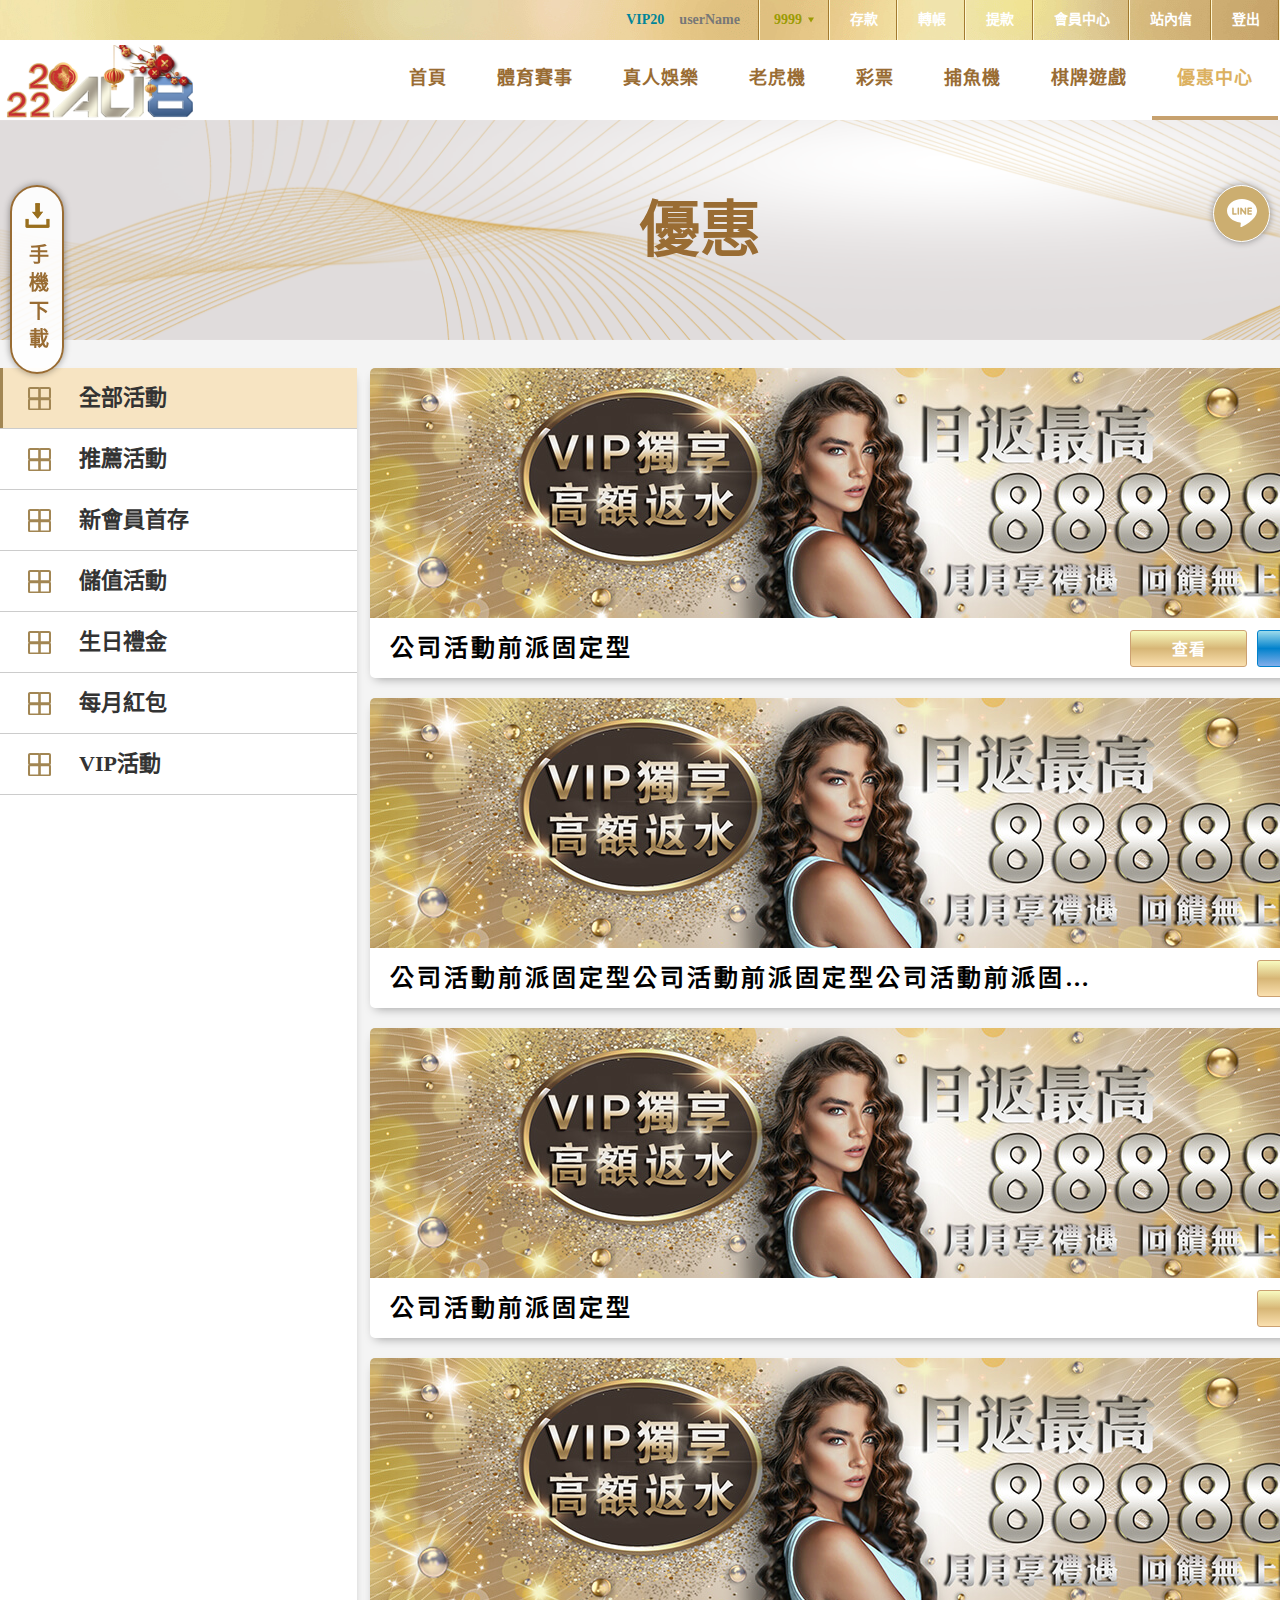
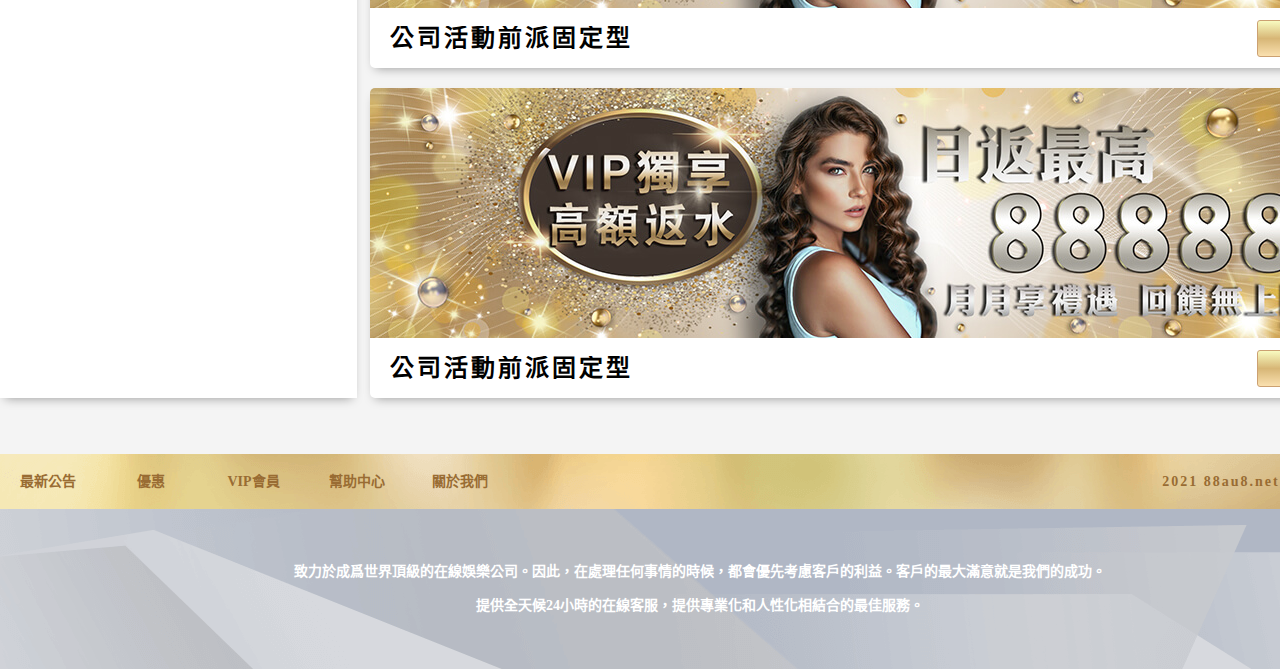
<file: html/event.html>
<!DOCTYPE html>
<html lang="zh-TW">
<head>
    <meta charset="UTF-8">
    <meta name="viewport" content="width=device-width, initial-scale=0.25">
    <title>Document</title>
    <link rel="stylesheet" href="../css/style.css">
    <link rel="stylesheet" href="../js/slick-1.8.1/slick/slick.css">
    <link rel="stylesheet" href="../js/slick-1.8.1/slick/slick-theme.css">
    <script src="https://code.jquery.com/jquery-3.6.0.min.js"></script>
    <script src="https://code.jquery.com/jquery-2.2.0.min.js"></script>
    <script src="../js/slick-1.8.1/slick/slick.min.js"></script>
    <script src="../js/javascript.js"></script>
</head>
<body>
    <header>
        <div class="top">
            <!-- <span class="brad">
                TONG BOU
                <span class="time"></span>
            </span> -->
            <ul class="user alLogin display">
                <li class="lv">
                    <span>VIP20</span>
                    userName
                </li>
                <li class="moneyTotal">
                    <span class="total">9999</span>
                    <i class="money_arrow"></i>
                    <ul class="transferInfo">
                        <li class="platform">
                            <div>
                                <p>BNG娛樂</p>
                                <p class="money">
                                    <i class="display"></i>
                                    <span></span>
                                </p>
                            </div>
                        </li>
                        <li class="platform">
                            <div>
                                <p>pls</p>
                                <p class="money">
                                    <i></i>
                                    <span>0</span>
                                </p>
                            </div>
                        </li>
                        <li class="platform">
                            <div>
                                <p>SimplePlay</p>
                                <p class="money">
                                    <i></i>
                                    <span>0</span>
                                </p>
                            </div>
                        </li>
                        <li class="platform">
                            <div>
                                <p>歐博</p>
                                <p class="money">
                                    <i></i>
                                    <span>0</span>
                                </p>
                            </div>
                        </li>
                        <li class="platform">
                            <div>
                                <p>SG</p>
                                <p class="money">
                                    <i></i>
                                    <span>0</span>
                                </p>
                            </div>
                        </li>
                        <li class="platform">
                            <div>
                                <p>RTG</p>
                                <p class="money">
                                    <i></i>
                                    <span>0</span>
                                </p>
                            </div>
                        </li>
                        <li class="platform">
                            <div>
                                <p>IFUN</p>
                                <p class="money">
                                    <i></i>
                                    <span>0</span>
                                </p>
                            </div>
                        </li>
                        <li class="platform">
                            <div>
                                <p>WM</p>
                                <p class="money">
                                    <i></i>
                                    <span>0</span>
                                </p>
                            </div>
                        </li>
                        <li class="platform">
                            <div>
                                <p>GS</p>
                                <p class="money">
                                    <i></i>
                                    <span>0</span>
                                </p>
                            </div>
                        </li>
                        <li class="platform">
                            <div>
                                <p>必贏</p>
                                <p class="money">
                                    <i></i>
                                    <span>0</span>
                                </p>
                            </div>
                        </li>
                        <li class="platform">
                            <div>
                                <p>36588體育</p>
                                <p class="money">
                                    <i></i>
                                    <span>0</span>
                                </p>
                            </div>
                        </li>
                        <li class="platform">
                            <div>
                                <p>RSG</p>
                                <p class="money">
                                    <i></i>
                                    <span>0</span>
                                </p>
                            </div>
                        </li>
                        <li class="platform">
                            <div>
                                <p>PNG</p>
                                <p class="money">
                                    <i></i>
                                    <span>0</span>
                                </p>
                            </div>
                        </li>
                    </ul>
                </li>
                <li onclick="window.location.href='./deposit.html'">
                    存款
                </li>
                <li onclick="window.location.href='./transfer.html'">
                    轉帳
                </li>
                <li onclick="window.location.href='./withdrawal.html'">
                    提款
                </li>
                <li onclick="window.location.href='./member.html'">
                    會員中心
                </li>
                <li onclick="window.location.href='./mail.html'">
                    站內信
                </li>
                <li class="logoutBtn" onclick="window.location.href='../index.html'">
                    登出
                </li>
                <li class="lang">
                    <select>
                        <option>繁體中文</option>
                        <option>简体中文</option>
                        <option>ENGLISH</option>
                        <option>日本語</option>
                    </select>
                </li>
            </ul>
        </div>
        <div class="gameNav">
            <div class="center">
                <img class="logo" src="../images/icon/logo.png">
                <ul>
                    <li class="menu" onclick="window.location.href='../index.html'">首頁</li>
                    <li class="sportBtn" onclick="window.location.href='./sportPage.html'">體育賽事</li>
                    <li class="liveBtn" onclick="window.location.href='./livePage.html'">真人娛樂</li>
                    <li class="slotBtn" onclick="window.location.href='./slotPage.html'">老虎機</li>
                    <li class="lotteryBtn" onclick="window.location.href='./lotteryPage.html'">彩票</li>
                    <li class="fishBtn" onclick="window.location.href='./fishPage.html'">捕魚機</li>
                    <li class="boardBtn" onclick="window.location.href='./boardPage.html'">棋牌遊戲</li>
                    <!-- <li class="activeWallet">活動錢包</li> -->
                    <li class="event active" onclick="window.location.href='./event.html'">優惠中心</li>
                    <li class="vip" onclick="window.location.href='./vip.html'">VIP會員</li>
                </ul>
            </div>
        </div>
        <div class="topGameList">
            <div class="listWrap">
                <div class="center">
                    <i class="prev"></i>
                    <div class="container">
                        <ul class="sport">
                            <li onclick="openSportGame()">
                                <div>
                                    <img src="../images/partner/sport/36588.png">
                                </div>
                                <p>36588體育</p>
                            </li>
                        </ul>
                        <ul class="live">
                            <li onclick="openLiveGame()">
                                <div>
                                    <img src="../images/partner/live/live_1.png">
                                </div>
                                <p>沙龍真人娛樂</p>
                            </li>
                            <li onclick="openLiveGame()">
                                <div>
                                    <img src="../images/partner/live/live_2.png">
                                </div>
                                <p>歐博真人娛樂</p>
                            </li>
                            <li onclick="openLiveGame()">
                                <div>
                                    <img src="../images/partner/live/live_3.png">
                                </div>
                                <p>DG真人娛樂</p>
                            </li>
                            <li onclick="openLiveGame()">
                                <div>
                                    <img src="../images/partner/live/live_4.png">
                                </div>
                                <p>WM真人娛樂</p>
                            </li>
                            <li onclick="openLiveGame()">
                                <div>
                                    <img src="../images/partner/live/live_5.png">
                                </div>
                                <p>OG真人娛樂</p>
                            </li>
                        </ul>
                        <ul class="slot">
                            <li onclick="window.location.href='./slotPageInner.html'">
                                <div>
                                    <img src="../images/partner/slot/bng.png">
                                </div>
                                <p>BNG電子娛樂</p>
                                <div class="fixBox display">
                                    <p class="title">維護中</p>
                                    <p>2022/03/02 下午2:00 ~</p>
                                    <p>2020/03/02 下午4:00</p>
                                </div>
                            </li>
                            <li onclick="window.location.href='./slotPageInner.html'">
                                <div>
                                    <img src="../images/partner/slot/bwin.png">
                                </div>
                                <p>必贏電子娛樂</p>
                            </li>
                            <li onclick="window.location.href='./slotPageInner.html'">
                                <div>
                                    <img src="../images/partner/slot/fa.png">
                                </div>
                                <p>福星電子娛樂</p>
                            </li>
                            <li onclick="window.location.href='./slotPageInner.html'">
                                <div>
                                    <img src="../images/partner/slot/gr.png">
                                </div>
                                <p>好路棋牌</p>
                            </li>
                            <li onclick="window.location.href='./slotPageInner.html'">
                                <div>
                                    <img src="../images/partner/slot/ifun.png">
                                </div>
                                <p>FUN GAME</p>
                            </li>
                            <li onclick="window.location.href='./slotPageInner.html'">
                                <div>
                                    <img src="../images/partner/slot/pls.png">
                                </div>
                                <p>PLS電子娛樂</p>
                            </li>
                            <li onclick="window.location.href='./slotPageInner.html'">
                                <div>
                                    <img src="../images/partner/slot/png.png">
                                </div>
                                <p>PNG電子娛樂</p>
                            </li>
                            <li onclick="window.location.href='./slotPageInner.html'">
                                <div>
                                    <img src="../images/partner/slot/rsg.png">
                                </div>
                                <p>RSG電子娛樂</p>
                            </li>
                            <li onclick="window.location.href='./slotPageInner.html'">
                                <div>
                                    <img src="../images/partner/slot/sp.png">
                                </div>
                                <p>SimplePlay</p>
                            </li>
                            <li onclick="window.location.href='./slotPageInner.html'">
                                <div>
                                    <img src="../images/partner/slot/tpg.png">
                                </div>
                                <p>TPG電子娛樂</p>
                            </li>
                            <li onclick="window.location.href='./slotPageInner.html'">
                                <div>
                                    <img src="../images/partner/slot/ufo.png">
                                </div>
                                <p>UFO電子娛樂</p>
                            </li>
                        </ul>
                        <ul class="lottery">
                           <li onclick="openLotteryGame()">
                               <div>
                                   <img src="../images/partner/lottery/sg.png">
                               </div>
                               <p>SG88六合、大樂、539</p>
                           </li>
                           <li onclick="openLotteryGame()">
                               <div>
                                   <img src="../images/partner/lottery/gs.png">
                               </div>
                               <p>京彩彩票</p>
                           </li>
                           <li onclick="openLotteryGame()">
                               <div>
                                   <img src="../images/partner/lottery/rwd.png">
                               </div>
                               <p>白鹿電子娛樂</p>
                           </li>
                        </ul>
                        <ul class="fish">
                            <li onclick="window.location.href='./fishPageInner.html'">
                                <div>
                                    <img src="../images/partner/fish/bwin.png">
                                </div>
                                <p>必贏電子娛樂</p>
                            </li>
                            <li onclick="window.location.href='./fishPageInner.html'">
                                <div>
                                    <img src="../images/partner/fish/fa.png">
                                </div>
                                <p>福星電子娛樂</p>
                            </li>
                            <li onclick="window.location.href='./fishPageInner.html'">
                                <div>
                                    <img src="../images/partner/fish/gr.png">
                                </div>
                                <p>好路棋牌</p>
                            </li>
                            <li onclick="window.location.href='./fishPageInner.html'">
                                <div>
                                    <img src="../images/partner/fish/rsg.png">
                                </div>
                                <p>RSG電子娛樂</p>
                            </li>
                            <li onclick="window.location.href='./fishPageInner.html'">
                                <div>
                                    <img src="../images/partner/fish/sp.png">
                                </div>
                                <p>SimplePlay</p>
                            </li>
                            <li onclick="window.location.href='./fishPageInner.html'">
                                <div>
                                    <img src="../images/partner/fish/tpg.png">
                                </div>
                                <p>TPG電子娛樂</p>
                            </li>
                        </ul>
                        <ul class="board">
                            <li onclick="window.location.href='./boardPageInner.html'">
                                <div>
                                    <img src="../images/partner/board/big.png">
                                </div>
                                <p>大運棋牌</p>
                            </li>
                            <li onclick="window.location.href='./boardPageInner.html'">
                                <div>
                                    <img src="../images/partner/board/bts.png">
                                </div>
                                <p>BTS電子娛樂</p>
                            </li>
                            <li onclick="window.location.href='./boardPageInner.html'">
                                <div>
                                    <img src="../images/partner/board/fa.png">
                                </div>
                                <p>福星電子娛樂</p>
                            </li>
                            <li onclick="window.location.href='./boardPageInner.html'">
                                <div>
                                    <img src="../images/partner/board/gr.png">
                                </div>
                                <p>好路棋牌</p>
                            </li>
                            <li onclick="window.location.href='./boardPageInner.html'">
                                <div>
                                    <img src="../images/partner/board/ifun.png">
                                </div>
                                <p>FUN GAME</p>
                            </li>
                            <li onclick="window.location.href='./boardPageInner.html'">
                                <div>
                                    <img src="../images/partner/board/png.png">
                                </div>
                                <p>PNG電子娛樂</p>
                            </li>
                            <li onclick="window.location.href='./boardPageInner.html'">
                                <div>
                                    <img src="../images/partner/board/rwd.png">
                                </div>
                                <p>白鹿</p>
                            </li>
                        </ul>
                    </div>
                    <i class="next"></i>
                </div>
            </div>
        </div>
    </header>
    <main>
        <div class="eventWrap">
            <div class="eventTitle">
                <p>優惠</p>
            </div>
            <div class="eventBody">
                <div class="side">
                    <ul>
                        <li class="active">
                            <i class="event_ic"></i>
                            <span>全部活動</span>
                        </li>
                        <li>
                            <i class="event_ic"></i>
                            <span>推薦活動</span>
                        </li>
                        <li>
                            <i class="event_ic"></i>
                            <span>新會員首存</span>
                        </li>
                        <li>
                            <i class="event_ic"></i>
                            <span>儲值活動</span>
                        </li>
                        <li>
                            <i class="event_ic"></i>
                            <span>生日禮金</span>
                        </li>
                        <li>
                            <i class="event_ic"></i>
                            <span>每月紅包</span>
                        </li>
                        <li>
                            <i class="event_ic"></i>
                            <span>VIP活動</span>
                        </li>
                    </ul>
                </div>
                <div class="eventList display">
                    <div class="eventBox">
                        <div class="imgBox">
                            <img src="../images/eventImg.jpg">
                        </div>
                        <ul>
                            <li class="title">公司活動前派固定型</li>
                            <li class="btnBox twin">
                                <button class="check">查看</button>
                                <button>申請提領</button>
                            </li>
                        </ul>
                    </div>
                    <div class="eventBox">
                        <div class="imgBox">
                            <img src="../images/eventImg.jpg">
                        </div>
                        <ul>
                            <li class="title">公司活動前派固定型公司活動前派固定型公司活動前派固定型公司活動前派固定型</li>
                            <li class="btnBox">
                                <button class="check">查看</button>
                                <button>申請提領</button>
                            </li>
                        </ul>
                    </div>
                    <div class="eventBox">
                        <div class="imgBox">
                            <img src="../images/eventImg.jpg">
                        </div>
                        <ul>
                            <li class="title">公司活動前派固定型</li>
                            <li class="btnBox">
                                <button class="check">查看</button>
                                <button>申請提領</button>
                            </li>
                        </ul>
                    </div>
                    <div class="eventBox">
                        <div class="imgBox">
                            <img src="../images/eventImg.jpg">
                        </div>
                        <ul>
                            <li class="title">公司活動前派固定型</li>
                            <li class="btnBox">
                                <button class="check">查看</button>
                                <button>申請提領</button>
                            </li>
                        </ul>
                    </div>
                    <div class="eventBox">
                        <div class="imgBox">
                            <img src="../images/eventImg.jpg">
                        </div>
                        <ul>
                            <li class="title">公司活動前派固定型</li>
                            <li class="btnBox">
                                <button class="check">查看</button>
                                <button>申請提領</button>
                            </li>
                        </ul>
                    </div>
                </div>
                <!-- <
                    <div class="title">
                        <p>公司活動前派固定型</p>
                        <button class="back">
                            <i class="back_ic"></i>
                            返回列表
                        </button>
                    </div>
                    <div class="imgBox">
                        <img src="../images/eventImg.jpg">
                    </div>
                    <div class="info">
                        <p class="infoTitle">參加辦法</p>
                        <img src="../images/eventDetail_1.png" alt="">
                        <ul>
                            <li>一天限參加一次，需再投注前申請。</li>
                            <li>僅供36588所使用，不得與其他優惠共享</li>
                        </ul>
                        <img src="../images/eventDetail_2.png" alt="">
                        <ul>
                            <li>翻本救援金需進線向客服申請(申請前一天體育賽果，須完全過帳才可申請)</li>
                        </ul>
                        <ul class="rule">
                            <li>每位玩家、每戶、每一住址、每一電子信箱地址、每一電話號碼、相同付款方式及IP地址只能享有一次優惠；若會員有重複申請帳號行為，公司保留取消或收回會員優惠彩金的權利。</li>
                            <li>本站的所有優惠特為玩家而設，如發現任何團體或個人，以不誠實方式套取紅利或任何威脅、濫用公司優惠等行為，公司保留凍結、取消該團體或個人帳戶及帳戶結餘的權利。</li>
                            <li>若會員對活動有爭議時，為確保雙方利益，杜絕身份盜用行為，AU8娛樂城有權要求會員向我們提供充足有效的文件，用以確認是否享有該優惠的資格。</li>
                            <li class="remind">公司保留對活動的最終解釋權，以及在無通知的情況下修改、終止活動的權利，適用於所有優惠。</li>
                        </ul>
                    </div>
                    <div class="detailFooter"></div>
                </div> -->
            </div>
        </div>
    </main>
    <nav class="sideBar">
        <p class="download" onclick="window.location.href='./help.html'">
            <i></i>
            手機下載
        </p>
        <ul class="rightSide">
            <li class="line" onclick="window.location.href='./help.html'">
                <i></i>
            </li>
        </ul>
    </nav>
    <footer>
        <div class="top">
            <div class="center">
                <div class="btnBox">
                    <ul>
                        <li class="openNews">最新公告</li>
                        <li onclick="window.location.href='./event.html'">優惠</li>
                        <li onclick="window.location.href='./vip.html'">VIP會員</li>
                        <li onclick="window.location.href='./help.html'">幫助中心</li>
                        <li onclick="window.location.href='./help.html'">關於我們</li>
                    </ul>
                </div>
                <p>2021 88au8.net 版權所有 │ 18+</p>
            </div>
        </div>
        <div class="footerList">
            <div class="center">
                <p>致力於成爲世界頂級的在線娛樂公司。因此，在處理任何事情的時候，都會優先考慮客戶的利益。客戶的最大滿意就是我們的成功。</p>
                <p>提供全天候24小時的在線客服，提供專業化和人性化相結合的最佳服務。</p>
            </div>
        </div>
    </footer>
    <div class="filter">
        <!--最新公告-->
        <div class="jumpWindow news">
            <div class="title">
                <p>最新公告</p>
                <i class="close_ic"></i>
            </div>
            <ul class="nav">
                <li class="hot active">熱門</li>
                <li class="normal">一般</li>
                <li class="deposit">存款</li>
            </ul>
            <ul class="content forHot display">
                <li>
                    <div>
                        <p class="text">公告測試公告測試公告測試公告測試公告測試公告測試公告測試</p>
                        <p class="date">2021/09/26</p>
                    </div>
                </li>
                <li>
                    <div>
                        <p class="text">公告測試</p>
                        <p class="date">2021/09/26</p>
                    </div>
                </li>
                <li>
                    <div>
                        <p class="text">公告測試公告測試公告測試公告測試公告測試公告測試公告測試公告測試公告測試公告測試公告測試公告測試公告測試公告測試公告測試公告測試公告測試公告測試公告測試公告測試公告測試公告測試公告測試公告測試公告測試公告測試</p>
                        <p class="date">2021/09/26</p>
                    </div>
                </li>
            </ul>
            <ul class="content forNormal">
                <li>
                    <div>
                        <p class="text">公告測試</p>
                        <p class="date">2021/09/26</p>
                    </div>
                </li>
                <li>
                    <div>
                        <p class="text">公告測試</p>
                        <p class="date">2021/09/26</p>
                    </div>
                </li>
            </ul>
            <ul class="content forDeposit">
                <li>
                    <div>
                        <p class="text">公告測試</p>
                        <p class="date">2021/09/26</p>
                    </div>
                </li>
            </ul>
        </div>
        <!--遊戲投注彈窗-->
        <div class="jumpWindow betWindow sportGame">
            <div class="title">
                <p>快速轉帳</p>
                <i class="close_ic"></i>
            </div>
            <form>
                <div class="row">
                    <p>平台</p>
                    <div class="smallTitle">36588</div>
                </div>
                <div class="row">
                    <p>中心錢包</p>
                    <input type="text" value="$9999" readonly>
                </div>
                <div class="row">
                    <i class="trans_arrow"></i>
                </div>
                <div class="row">
                    <p>BNG電子娛樂</p>
                    <input type="text" value="$0" readonly>
                </div>
                <div class="row">
                    <p>轉帳金額</p>
                    <input type="text" value="$100">
                </div>
                <div class="row forBtn">
                    <div class="btnBox">
                        <button>$100</button>
                        <button>$500</button>
                        <button>$1000</button>
                        <button>$3000</button>
                        <button>$5000</button>
                        <button>$10000</button>
                        <button>全部</button>
                    </div>
                </div>
                <div class="row forBtn">
                    <button class="check">確認</button>
                </div>
            </form>
            <div class="enterGame">
                <button>進入遊戲</button>
            </div>
        </div>
        <div class="jumpWindow betWindow liveGame">
            <div class="title">
                <p>快速轉帳</p>
                <i class="close_ic"></i>
            </div>
            <form>
                <div class="row">
                    <p>平台</p>
                    <div class="smallTitle">ALLBET</div>
                </div>
                <div class="row">
                    <p>中心錢包</p>
                    <input type="text" value="$9999" readonly>
                </div>
                <div class="row">
                    <i class="trans_arrow"></i>
                </div>
                <div class="row">
                    <p>歐博真人</p>
                    <input type="text" value="$0" readonly>
                </div>
                <div class="row">
                    <p>轉帳金額</p>
                    <input type="text" value="$100">
                </div>
                <div class="row forBtn">
                    <div class="btnBox">
                        <button>$100</button>
                        <button>$500</button>
                        <button>$1000</button>
                        <button>$3000</button>
                        <button>$5000</button>
                        <button>$10000</button>
                        <button>全部</button>
                    </div>
                </div>
                <div class="row forBtn">
                    <button class="check">確認</button>
                </div>
            </form>
            <div class="enterGame">
                <button>進入遊戲</button>
            </div>
        </div>
        <div class="jumpWindow betWindow lotteryGame">
            <div class="title">
                <p>快速轉帳</p>
                <i class="close_ic"></i>
            </div>
            <form>
                <div class="row">
                    <p>平台</p>
                    <div class="smallTitle">京彩彩票</div>
                </div>
                <div class="row">
                    <p>中心錢包</p>
                    <input type="text" value="$9999" readonly>
                </div>
                <div class="row">
                    <i class="trans_arrow"></i>
                </div>
                <div class="row">
                    <p>SG彩票</p>
                    <input type="text" value="$0" readonly>
                </div>
                <div class="row">
                    <p>轉帳金額</p>
                    <input type="text" value="$100">
                </div>
                <div class="row forBtn">
                    <div class="btnBox">
                        <button>$100</button>
                        <button>$500</button>
                        <button>$1000</button>
                        <button>$3000</button>
                        <button>$5000</button>
                        <button>$10000</button>
                        <button>全部</button>
                    </div>
                </div>
                <div class="row forBtn">
                    <button class="check">確認</button>
                </div>
            </form>
            <div class="enterGame">
                <button>進入遊戲</button>
            </div>
        </div>
        <!--查看活動-->
        <div class="jumpWindow checkEvent">
            <div class="title">
                <p>任務詳情</p>
                <i class="close_ic"></i>
            </div>
            <div class="content">
                <div class="imgBox">
                    <img src="../images/eventImg.jpg">
                    <p>公司活動前派固定型，滿100流水送1000 限領3 周期每日11:40</p>
                    <p>申請方式 ：會員首次存款後（未下注前）至會員中心或優惠頁面申請優惠，最高送2000 ，提款必需流水量12倍。</p>
                </div>
            </div>
            <div class="btnBox">
                <button class="close">確認</button>
            </div>
        </div>
    </div>
</body>
</html>
</file>
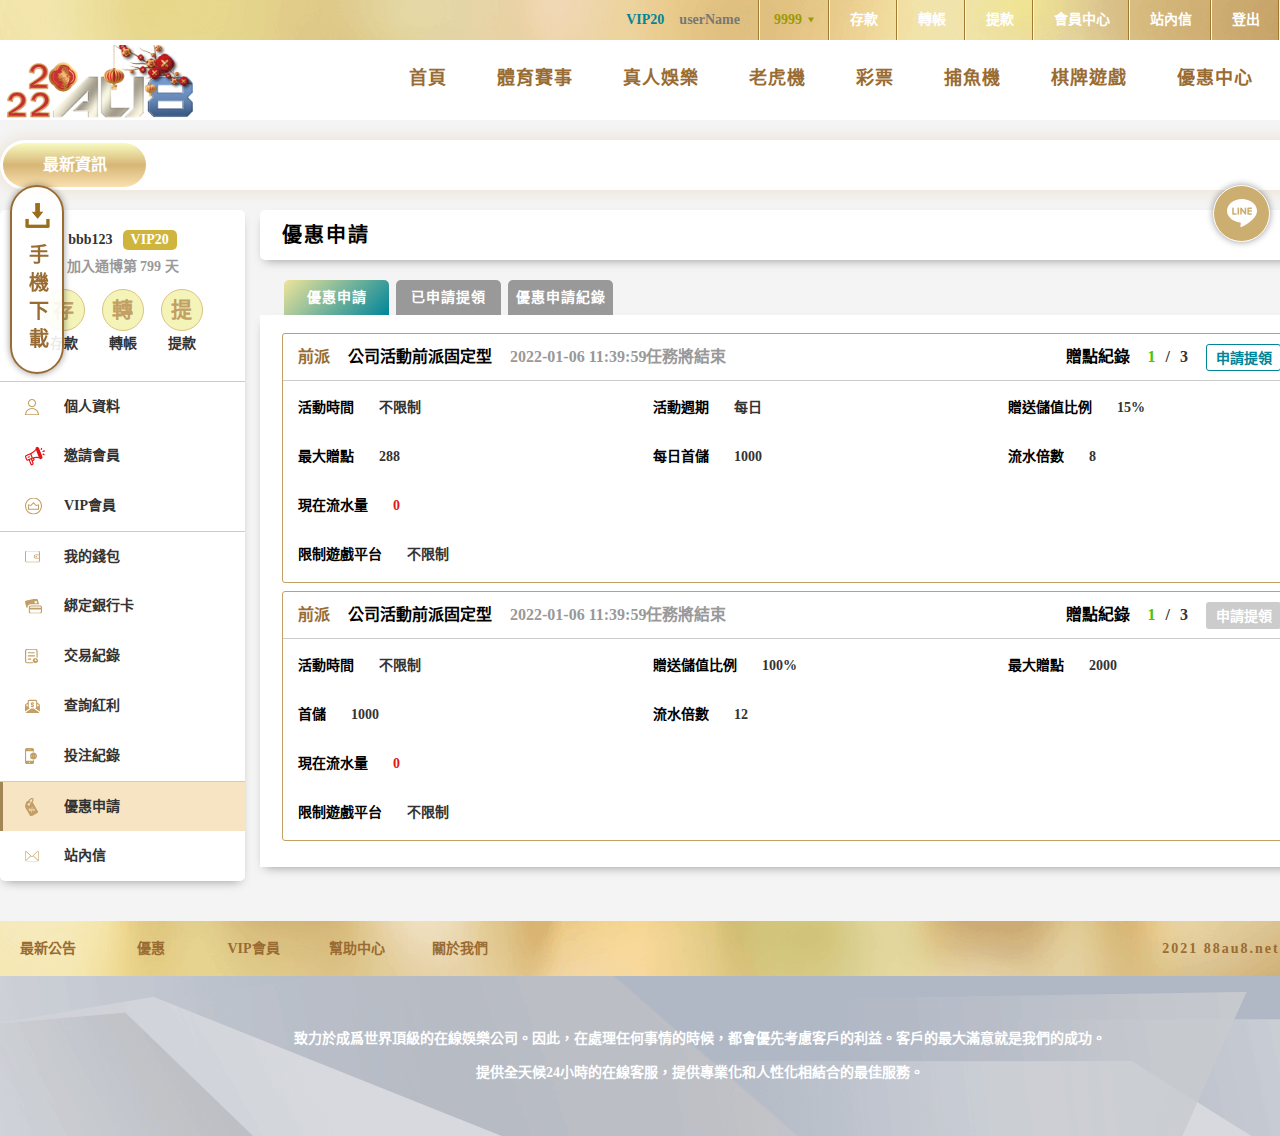
<file: html/eventApply.html>
<!DOCTYPE html>
<html lang="zh-TW">
<head>
    <meta charset="UTF-8">
    <meta name="viewport" content="width=device-width, initial-scale=0.25">
    <title>Document</title>
    <link rel="stylesheet" href="../css/style.css">
    <link rel="stylesheet" href="../js/slick-1.8.1/slick/slick.css">
    <link rel="stylesheet" href="../js/slick-1.8.1/slick/slick-theme.css">
    <script src="https://code.jquery.com/jquery-3.6.0.min.js"></script>
    <script src="https://code.jquery.com/jquery-2.2.0.min.js"></script>
    <script src="../js/slick-1.8.1/slick/slick.min.js"></script>
    <script src="../js/javascript.js"></script>
</head>
<body>
    <header>
        <div class="top">
            <!-- <span class="brad">
                TONG BOU
                <span class="time"></span>
            </span> -->
            <ul class="user alLogin display">
                <li class="lv">
                    <span>VIP20</span>
                    userName
                </li>
                <li class="moneyTotal">
                    <span class="total">9999</span>
                    <i class="money_arrow"></i>
                    <ul class="transferInfo">
                        <li class="platform">
                            <div>
                                <p>BNG娛樂</p>
                                <p class="money">
                                    <i class="display"></i>
                                    <span></span>
                                </p>
                            </div>
                        </li>
                        <li class="platform">
                            <div>
                                <p>pls</p>
                                <p class="money">
                                    <i></i>
                                    <span>0</span>
                                </p>
                            </div>
                        </li>
                        <li class="platform">
                            <div>
                                <p>SimplePlay</p>
                                <p class="money">
                                    <i></i>
                                    <span>0</span>
                                </p>
                            </div>
                        </li>
                        <li class="platform">
                            <div>
                                <p>歐博</p>
                                <p class="money">
                                    <i></i>
                                    <span>0</span>
                                </p>
                            </div>
                        </li>
                        <li class="platform">
                            <div>
                                <p>SG</p>
                                <p class="money">
                                    <i></i>
                                    <span>0</span>
                                </p>
                            </div>
                        </li>
                        <li class="platform">
                            <div>
                                <p>RTG</p>
                                <p class="money">
                                    <i></i>
                                    <span>0</span>
                                </p>
                            </div>
                        </li>
                        <li class="platform">
                            <div>
                                <p>IFUN</p>
                                <p class="money">
                                    <i></i>
                                    <span>0</span>
                                </p>
                            </div>
                        </li>
                        <li class="platform">
                            <div>
                                <p>WM</p>
                                <p class="money">
                                    <i></i>
                                    <span>0</span>
                                </p>
                            </div>
                        </li>
                        <li class="platform">
                            <div>
                                <p>GS</p>
                                <p class="money">
                                    <i></i>
                                    <span>0</span>
                                </p>
                            </div>
                        </li>
                        <li class="platform">
                            <div>
                                <p>必贏</p>
                                <p class="money">
                                    <i></i>
                                    <span>0</span>
                                </p>
                            </div>
                        </li>
                        <li class="platform">
                            <div>
                                <p>36588體育</p>
                                <p class="money">
                                    <i></i>
                                    <span>0</span>
                                </p>
                            </div>
                        </li>
                        <li class="platform">
                            <div>
                                <p>RSG</p>
                                <p class="money">
                                    <i></i>
                                    <span>0</span>
                                </p>
                            </div>
                        </li>
                        <li class="platform">
                            <div>
                                <p>PNG</p>
                                <p class="money">
                                    <i></i>
                                    <span>0</span>
                                </p>
                            </div>
                        </li>
                    </ul>
                </li>
                <li onclick="window.location.href='./deposit.html'">
                    存款
                </li>
                <li onclick="window.location.href='./transfer.html'">
                    轉帳
                </li>
                <li onclick="window.location.href='./withdrawal.html'">
                    提款
                </li>
                <li onclick="window.location.href='./member.html'">
                    會員中心
                </li>
                <li onclick="window.location.href='./mail.html'">
                    站內信
                </li>
                <li class="logoutBtn" onclick="window.location.href='../index.html'">
                    登出
                </li>
                <li class="lang">
                    <select>
                        <option>繁體中文</option>
                        <option>简体中文</option>
                        <option>ENGLISH</option>
                        <option>日本語</option>
                    </select>
                </li>
            </ul>
        </div>
        <div class="gameNav">
            <div class="center">
                <img class="logo" src="../images/icon/logo.png">
                <ul>
                    <li class="menu" onclick="window.location.href='../index.html'">首頁</li>
                    <li class="sportBtn" onclick="window.location.href='./sportPage.html'">體育賽事</li>
                    <li class="liveBtn" onclick="window.location.href='./livePage.html'">真人娛樂</li>
                    <li class="slotBtn" onclick="window.location.href='./slotPage.html'">老虎機</li>
                    <li class="lotteryBtn" onclick="window.location.href='./lotteryPage.html'">彩票</li>
                    <li class="fishBtn" onclick="window.location.href='./fishPage.html'">捕魚機</li>
                    <li class="boardBtn" onclick="window.location.href='./boardPage.html'">棋牌遊戲</li>
                    <!-- <li class="activeWallet">活動錢包</li> -->
                    <li class="event" onclick="window.location.href='./event.html'">優惠中心</li>
                    <li class="vip" onclick="window.location.href='./vip.html'">VIP會員</li>
                </ul>
            </div>
        </div>
        <div class="topGameList">
            <div class="listWrap">
                <div class="center">
                    <i class="prev"></i>
                    <div class="container">
                        <ul class="sport">
                            <li onclick="openSportGame()">
                                <div>
                                    <img src="../images/partner/sport/36588.png">
                                </div>
                                <p>36588體育</p>
                            </li>
                        </ul>
                        <ul class="live">
                            <li onclick="openLiveGame()">
                                <div>
                                    <img src="../images/partner/live/live_1.png">
                                </div>
                                <p>沙龍真人娛樂</p>
                            </li>
                            <li onclick="openLiveGame()">
                                <div>
                                    <img src="../images/partner/live/live_2.png">
                                </div>
                                <p>歐博真人娛樂</p>
                            </li>
                            <li onclick="openLiveGame()">
                                <div>
                                    <img src="../images/partner/live/live_3.png">
                                </div>
                                <p>DG真人娛樂</p>
                            </li>
                            <li onclick="openLiveGame()">
                                <div>
                                    <img src="../images/partner/live/live_4.png">
                                </div>
                                <p>WM真人娛樂</p>
                            </li>
                            <li onclick="openLiveGame()">
                                <div>
                                    <img src="../images/partner/live/live_5.png">
                                </div>
                                <p>OG真人娛樂</p>
                            </li>
                        </ul>
                        <ul class="slot">
                            <li onclick="window.location.href='./slotPageInner.html'">
                                <div>
                                    <img src="../images/partner/slot/bng.png">
                                </div>
                                <p>BNG電子娛樂</p>
                                <div class="fixBox display">
                                    <p class="title">維護中</p>
                                    <p>2022/03/02 下午2:00 ~</p>
                                    <p>2020/03/02 下午4:00</p>
                                </div>
                            </li>
                            <li onclick="window.location.href='./slotPageInner.html'">
                                <div>
                                    <img src="../images/partner/slot/bwin.png">
                                </div>
                                <p>必贏電子娛樂</p>
                            </li>
                            <li onclick="window.location.href='./slotPageInner.html'">
                                <div>
                                    <img src="../images/partner/slot/fa.png">
                                </div>
                                <p>福星電子娛樂</p>
                            </li>
                            <li onclick="window.location.href='./slotPageInner.html'">
                                <div>
                                    <img src="../images/partner/slot/gr.png">
                                </div>
                                <p>好路棋牌</p>
                            </li>
                            <li onclick="window.location.href='./slotPageInner.html'">
                                <div>
                                    <img src="../images/partner/slot/ifun.png">
                                </div>
                                <p>FUN GAME</p>
                            </li>
                            <li onclick="window.location.href='./slotPageInner.html'">
                                <div>
                                    <img src="../images/partner/slot/pls.png">
                                </div>
                                <p>PLS電子娛樂</p>
                            </li>
                            <li onclick="window.location.href='./slotPageInner.html'">
                                <div>
                                    <img src="../images/partner/slot/png.png">
                                </div>
                                <p>PNG電子娛樂</p>
                            </li>
                            <li onclick="window.location.href='./slotPageInner.html'">
                                <div>
                                    <img src="../images/partner/slot/rsg.png">
                                </div>
                                <p>RSG電子娛樂</p>
                            </li>
                            <li onclick="window.location.href='./slotPageInner.html'">
                                <div>
                                    <img src="../images/partner/slot/sp.png">
                                </div>
                                <p>SimplePlay</p>
                            </li>
                            <li onclick="window.location.href='./slotPageInner.html'">
                                <div>
                                    <img src="../images/partner/slot/tpg.png">
                                </div>
                                <p>TPG電子娛樂</p>
                            </li>
                            <li onclick="window.location.href='./slotPageInner.html'">
                                <div>
                                    <img src="../images/partner/slot/ufo.png">
                                </div>
                                <p>UFO電子娛樂</p>
                            </li>
                        </ul>
                        <ul class="lottery">
                           <li onclick="openLotteryGame()">
                               <div>
                                   <img src="../images/partner/lottery/sg.png">
                               </div>
                               <p>SG88六合、大樂、539</p>
                           </li>
                           <li onclick="openLotteryGame()">
                               <div>
                                   <img src="../images/partner/lottery/gs.png">
                               </div>
                               <p>京彩彩票</p>
                           </li>
                           <li onclick="openLotteryGame()">
                               <div>
                                   <img src="../images/partner/lottery/rwd.png">
                               </div>
                               <p>白鹿電子娛樂</p>
                           </li>
                        </ul>
                        <ul class="fish">
                            <li onclick="window.location.href='./fishPageInner.html'">
                                <div>
                                    <img src="../images/partner/fish/bwin.png">
                                </div>
                                <p>必贏電子娛樂</p>
                            </li>
                            <li onclick="window.location.href='./fishPageInner.html'">
                                <div>
                                    <img src="../images/partner/fish/fa.png">
                                </div>
                                <p>福星電子娛樂</p>
                            </li>
                            <li onclick="window.location.href='./fishPageInner.html'">
                                <div>
                                    <img src="../images/partner/fish/gr.png">
                                </div>
                                <p>好路棋牌</p>
                            </li>
                            <li onclick="window.location.href='./fishPageInner.html'">
                                <div>
                                    <img src="../images/partner/fish/rsg.png">
                                </div>
                                <p>RSG電子娛樂</p>
                            </li>
                            <li onclick="window.location.href='./fishPageInner.html'">
                                <div>
                                    <img src="../images/partner/fish/sp.png">
                                </div>
                                <p>SimplePlay</p>
                            </li>
                            <li onclick="window.location.href='./fishPageInner.html'">
                                <div>
                                    <img src="../images/partner/fish/tpg.png">
                                </div>
                                <p>TPG電子娛樂</p>
                            </li>
                        </ul>
                        <ul class="board">
                            <li onclick="window.location.href='./boardPageInner.html'">
                                <div>
                                    <img src="../images/partner/board/big.png">
                                </div>
                                <p>大運棋牌</p>
                            </li>
                            <li onclick="window.location.href='./boardPageInner.html'">
                                <div>
                                    <img src="../images/partner/board/bts.png">
                                </div>
                                <p>BTS電子娛樂</p>
                            </li>
                            <li onclick="window.location.href='./boardPageInner.html'">
                                <div>
                                    <img src="../images/partner/board/fa.png">
                                </div>
                                <p>福星電子娛樂</p>
                            </li>
                            <li onclick="window.location.href='./boardPageInner.html'">
                                <div>
                                    <img src="../images/partner/board/gr.png">
                                </div>
                                <p>好路棋牌</p>
                            </li>
                            <li onclick="window.location.href='./boardPageInner.html'">
                                <div>
                                    <img src="../images/partner/board/ifun.png">
                                </div>
                                <p>FUN GAME</p>
                            </li>
                            <li onclick="window.location.href='./boardPageInner.html'">
                                <div>
                                    <img src="../images/partner/board/png.png">
                                </div>
                                <p>PNG電子娛樂</p>
                            </li>
                            <li onclick="window.location.href='./boardPageInner.html'">
                                <div>
                                    <img src="../images/partner/board/rwd.png">
                                </div>
                                <p>白鹿</p>
                            </li>
                        </ul>
                    </div>
                    <i class="next"></i>
                </div>
            </div>
        </div>
    </header>
    <main>
        <div class="innerPage">
            <div class="marqueeArea">
                <div class="center">
                    <div class="marqueeWrap">
                        <i class="marquee_ic">
                            <p>最新資訊</p>
                        </i>
                        <div class="marquee">
                            <p>測試跑馬燈</p>
                        </div>
                    </div>
                </div>
            </div>
            <div class="center">
                <aside class="innerSide">
                    <div class="userInfo">
                        <div>
                            <p class="account">
                                bbb123
                                <span class="lv">VIP20</span>
                            </p>
                            <p class="days">加入通博第 799 天</p>
                            <ul class="quickSelect">
                                <li onclick="window.location.href='./deposit.html'">
                                    <p class="btn">存</p>
                                    <p>存款</p>
                                </li>
                                <li onclick="window.location.href='./transfer.html'">
                                    <p class="btn">轉</p>
                                    <p>轉帳</p>
                                </li>
                                <li onclick="window.location.href='./withdrawal.html'">
                                    <p class="btn">提</p>
                                    <p>提款</p>
                                </li>
                            </ul>
                        </div>
                    </div>
                    <ul class="innerNav">
                        <li onclick="window.location.href='./member.html'">
                            <i class="user_ic"></i>
                            個人資料
                        </li>
                        <li onclick="window.location.href='./invite.html'">
                            <i class="invite_ic"></i>
                            邀請會員
                        </li>
                        <li onclick="window.location.href='./vip.html'">
                            <i class="vip_ic"></i>
                            VIP會員
                        </li>
                        <li onclick="window.location.href='./wallet.html'">
                            <i class="wallet_ic"></i>
                            我的錢包
                        </li>
                        <li onclick="window.location.href='./bankCard.html'">
                            <i class="card_ic"></i>
                            綁定銀行卡
                        </li>
                        <li onclick="window.location.href='./dealRecord.html'">
                            <i class="dealRecord_ic"></i>
                            交易紀錄
                        </li>
                        <li onclick="window.location.href='./point.html'">
                            <i class="dividend_ic"></i>
                            查詢紅利
                        </li>
                        <li onclick="window.location.href='./betRecord.html'">
                            <i class="betRecord_ic"></i>
                            投注紀錄
                        </li>
                        <li class="active" onclick="window.location.href='./eventApply.html'">
                            <i class="event_ic"></i>
                            優惠申請
                        </li>
                        <li onclick="window.location.href='./mail.html'">
                            <i class="mail_ic"></i>
                            站內信
                        </li>
                    </ul>
                </aside>
                <section>
                    <div class="eventWrap">
                        <div class="title">
                            <h1>優惠申請</h1>
                        </div>
                        <div class="eventMiddle">
                            <ul class="tabs">
                                <li class="active">優惠申請</li>
                                <li>已申請提領</li>
                                <li>優惠申請紀錄</li>
                            </ul>
                            <div class="eventBox display">
                                <ul>
                                    <li>
                                        <div class="header">
                                            <div>
                                                <p class="first">前派</p>
                                                <p class="head">公司活動前派固定型</p>
                                                <p class="day-tips">
                                                    <em>2022-01-06 11:39:59</em>
                                                    任務將結束
                                                </p>
                                            </div>
                                            <div>
                                                <p>贈點紀錄</p>
                                                <p>
                                                    <span class="now">1</span>
                                                    <span class="split">/</span>
                                                    <span>3</span>
                                                </p>
                                                <button class="apply">申請提領</button>
                                                <button class="check">查看活動</button>
                                            </div>
                                        </div>
                                        <div class="content">
                                            <ul>
                                                <li>
                                                    <p class="smallTitle">活動時間</p>
                                                    <p>不限制</p>
                                                </li>
                                                <li>
                                                    <p class="smallTitle">活動週期</p>
                                                    <p>每日</p>
                                                </li>
                                                <li>
                                                    <p class="smallTitle">贈送儲值比例</p>
                                                    <p>15%</p>
                                                </li>
                                                <li>
                                                    <p class="smallTitle">最大贈點</p>
                                                    <p>288</p>
                                                </li>
                                                <li>
                                                    <p class="smallTitle">每日首儲</p>
                                                    <p>1000</p>
                                                </li>
                                                <li>
                                                    <p class="smallTitle">流水倍數</p>
                                                    <p>8</p>
                                                </li>
                                                <li class="full">
                                                    <p class="smallTitle">現在流水量</p>
                                                    <p class="cur">0</p>
                                                </li>
                                                <li class="full">
                                                    <p class="smallTitle">限制遊戲平台</p>
                                                    <p>不限制</p>
                                                </li>
                                            </ul>
                                        </div>
                                    </li>
                                    <li>
                                        <div class="header">
                                            <div>
                                                <p class="first">前派</p>
                                                <p class="head">公司活動前派固定型</p>
                                                <p class="day-tips">
                                                    <em>2022-01-06 11:39:59</em>
                                                    任務將結束
                                                </p>
                                            </div>
                                            <div>
                                                <p>贈點紀錄</p>
                                                <p>
                                                    <span class="now">1</span>
                                                    <span class="split">/</span>
                                                    <span>3</span>
                                                </p>
                                                <button class="apply" disabled>申請提領</button>
                                                <button class="check">查看活動</button>
                                            </div>
                                        </div>
                                        <div class="content">
                                            <ul>
                                                <li>
                                                    <p class="smallTitle">活動時間</p>
                                                    <p>不限制</p>
                                                </li>
                                                <li>
                                                    <p class="smallTitle">贈送儲值比例</p>
                                                    <p>100%</p>
                                                </li>
                                                <li>
                                                    <p class="smallTitle">最大贈點</p>
                                                    <p>2000</p>
                                                </li>
                                                <li>
                                                    <p class="smallTitle">首儲</p>
                                                    <p>1000</p>
                                                </li>
                                                <li>
                                                    <p class="smallTitle">流水倍數</p>
                                                    <p>12</p>
                                                </li>
                                                <li class="full">
                                                    <p class="smallTitle">現在流水量</p>
                                                    <p class="cur">0</p>
                                                </li>
                                                <li class="full">
                                                    <p class="smallTitle">限制遊戲平台</p>
                                                    <p>不限制</p>
                                                </li>
                                            </ul>
                                        </div>
                                    </li>
                                </ul>
                            </div>
                            <div class="eventBoxAl">
                                <ul>
                                    <li>
                                        <div class="header">
                                            <div>
                                                <p class="first">未解鎖</p>
                                                <p class="head">公司活動前派固定型</p>
                                                <p class="day-tips">
                                                    <em>2022-01-06 11:39:59</em>
                                                    任務將結束
                                                </p>
                                            </div>
                                            <div>
                                                <p>贈點紀錄</p>
                                                <p>
                                                    <span class="now">1</span>
                                                    <span class="split">/</span>
                                                    <span>1</span>
                                                </p>
                                                <button class="check" disabled>查看活動</button>
                                            </div>
                                        </div>
                                        <div class="content">
                                            <ul>
                                                <li>
                                                    <p class="smallTitle">活動時間</p>
                                                    <p>不限制</p>
                                                </li>
                                                <li>
                                                    <p class="smallTitle">活動週期</p>
                                                    <p>每日</p>
                                                </li>
                                                <li>
                                                    <p class="smallTitle">贈送儲值比例</p>
                                                    <p>15%</p>
                                                </li>
                                                <li>
                                                    <p class="smallTitle">最大贈點</p>
                                                    <p>288</p>
                                                </li>
                                                <li>
                                                    <p class="smallTitle">每日首儲</p>
                                                    <p>1000</p>
                                                </li>
                                                <li>
                                                    <p class="smallTitle">流水倍數</p>
                                                    <p>8</p>
                                                </li>
                                                <li class="full">
                                                    <p class="smallTitle">現在流水量</p>
                                                    <p class="cur">0</p>
                                                </li>
                                                <li class="full">
                                                    <p class="smallTitle">限制遊戲平台</p>
                                                    <p>不限制</p>
                                                </li>
                                            </ul>
                                        </div>
                                    </li>
                                </ul>
                            </div>
                            <div class="eventRecord">
                                <div class="recordWrap">
                                    <div class="search">
                                        <form>
                                            <div class="bigBox">
                                                <div class="inputBox">
                                                    <div class="row">
                                                        <div class="smallTitle">類型</div>
                                                        <div class="fakeInput">
                                                            <select>
                                                                <option>全部</option>
                                                                <option>審核通過</option>
                                                                <option>取消</option>
                                                                <option>審核不通過</option>
                                                                <option>等待中</option>
                                                                <option>審核中</option>
                                                            </select>
                                                        </div>
                                                    </div>
                                                    <div class="row">
                                                        <div class="smallTitle">日期</div>
                                                        <div class="fakeInput">
                                                            <input type="date">
                                                        </div>
                                                    </div>
                                                </div>
                                            </div>
                                            <div class="dateBtnBox">
                                                <button>昨天</button>
                                                <button class="active">今天</button>
                                                <button>本週</button>
                                                <button>本月</button>
                                            </div>
                                            <div class="checkBtn">
                                                <button>查詢</button>
                                            </div>
                                        </form>
                                    </div>
                                    <div class="tableWrap">
                                        <p class="tableTitle">優惠申請紀錄</p>
                                        <table>
                                            <tr>
                                                <th>活動名稱</th>
                                                <th>流水量</th>
                                                <th>現在流水量</th>
                                                <th>贈送點數</th>
                                                <th>百分比</th>
                                                <th>最大贈送點數</th>
                                                <th>最小流水量</th>
                                                <th>狀態</th>
                                                <th>理由</th>
                                            </tr>
                                            <tr>
                                                <td>公司活動前派固定型</td>
                                                <td>100</td>
                                                <td>-</td>
                                                <td>1000</td>
                                                <td>-</td>
                                                <td>-</td>
                                                <td>-</td>
                                                <td>審核中</td>
                                                <td>-</td>
                                            </tr>
                                        </table>
                                        <p class="noData">目前無資料</p>
                                    </div>
                                </div>
                            </div>
                        </div>
                    </div>
                </section>
            </div>
        </div>
    </main>
    <nav class="sideBar">
        <p class="download" onclick="window.location.href='./help.html'">
            <i></i>
            手機下載
        </p>
        <ul class="rightSide">
            <li class="line" onclick="window.location.href='./help.html'">
                <i></i>
            </li>
        </ul>
    </nav>
    <footer>
        <div class="top">
            <div class="center">
                <div class="btnBox">
                    <ul>
                        <li class="openNews">最新公告</li>
                        <li onclick="window.location.href='./event.html'">優惠</li>
                        <li onclick="window.location.href='./vip.html'">VIP會員</li>
                        <li onclick="window.location.href='./help.html'">幫助中心</li>
                        <li onclick="window.location.href='./help.html'">關於我們</li>
                    </ul>
                </div>
                <p>2021 88au8.net 版權所有 │ 18+</p>
            </div>
        </div>
        <div class="footerList">
            <div class="center">
                <p>致力於成爲世界頂級的在線娛樂公司。因此，在處理任何事情的時候，都會優先考慮客戶的利益。客戶的最大滿意就是我們的成功。</p>
                <p>提供全天候24小時的在線客服，提供專業化和人性化相結合的最佳服務。</p>
            </div>
        </div>
    </footer>
    <div class="filter">
        <!--最新公告-->
        <div class="jumpWindow news">
            <div class="title">
                <p>最新公告</p>
                <i class="close_ic"></i>
            </div>
            <ul class="nav">
                <li class="hot active">熱門</li>
                <li class="normal">一般</li>
                <li class="deposit">存款</li>
            </ul>
            <ul class="content forHot display">
                <li>
                    <div>
                        <p class="text">公告測試公告測試公告測試公告測試公告測試公告測試公告測試</p>
                        <p class="date">2021/09/26</p>
                    </div>
                </li>
                <li>
                    <div>
                        <p class="text">公告測試</p>
                        <p class="date">2021/09/26</p>
                    </div>
                </li>
                <li>
                    <div>
                        <p class="text">公告測試公告測試公告測試公告測試公告測試公告測試公告測試公告測試公告測試公告測試公告測試公告測試公告測試公告測試公告測試公告測試公告測試公告測試公告測試公告測試公告測試公告測試公告測試公告測試公告測試公告測試</p>
                        <p class="date">2021/09/26</p>
                    </div>
                </li>
            </ul>
            <ul class="content forNormal">
                <li>
                    <div>
                        <p class="text">公告測試</p>
                        <p class="date">2021/09/26</p>
                    </div>
                </li>
                <li>
                    <div>
                        <p class="text">公告測試</p>
                        <p class="date">2021/09/26</p>
                    </div>
                </li>
            </ul>
            <ul class="content forDeposit">
                <li>
                    <div>
                        <p class="text">公告測試</p>
                        <p class="date">2021/09/26</p>
                    </div>
                </li>
            </ul>
        </div>
        <!--遊戲投注彈窗-->
        <div class="jumpWindow betWindow sportGame">
            <div class="title">
                <p>快速轉帳</p>
                <i class="close_ic"></i>
            </div>
            <form>
                <div class="row">
                    <p>平台</p>
                    <div class="smallTitle">36588</div>
                </div>
                <div class="row">
                    <p>中心錢包</p>
                    <input type="text" value="$9999" readonly>
                </div>
                <div class="row">
                    <i class="trans_arrow"></i>
                </div>
                <div class="row">
                    <p>BNG電子娛樂</p>
                    <input type="text" value="$0" readonly>
                </div>
                <div class="row">
                    <p>轉帳金額</p>
                    <input type="text" value="$100">
                </div>
                <div class="row forBtn">
                    <div class="btnBox">
                        <button>$100</button>
                        <button>$500</button>
                        <button>$1000</button>
                        <button>$3000</button>
                        <button>$5000</button>
                        <button>$10000</button>
                        <button>全部</button>
                    </div>
                </div>
                <div class="row forBtn">
                    <button class="check">確認</button>
                </div>
            </form>
            <div class="enterGame">
                <button>進入遊戲</button>
            </div>
        </div>
        <div class="jumpWindow betWindow liveGame">
            <div class="title">
                <p>快速轉帳</p>
                <i class="close_ic"></i>
            </div>
            <form>
                <div class="row">
                    <p>平台</p>
                    <div class="smallTitle">ALLBET</div>
                </div>
                <div class="row">
                    <p>中心錢包</p>
                    <input type="text" value="$9999" readonly>
                </div>
                <div class="row">
                    <i class="trans_arrow"></i>
                </div>
                <div class="row">
                    <p>歐博真人</p>
                    <input type="text" value="$0" readonly>
                </div>
                <div class="row">
                    <p>轉帳金額</p>
                    <input type="text" value="$100">
                </div>
                <div class="row forBtn">
                    <div class="btnBox">
                        <button>$100</button>
                        <button>$500</button>
                        <button>$1000</button>
                        <button>$3000</button>
                        <button>$5000</button>
                        <button>$10000</button>
                        <button>全部</button>
                    </div>
                </div>
                <div class="row forBtn">
                    <button class="check">確認</button>
                </div>
            </form>
            <div class="enterGame">
                <button>進入遊戲</button>
            </div>
        </div>
        <div class="jumpWindow betWindow lotteryGame">
            <div class="title">
                <p>快速轉帳</p>
                <i class="close_ic"></i>
            </div>
            <form>
                <div class="row">
                    <p>平台</p>
                    <div class="smallTitle">京彩彩票</div>
                </div>
                <div class="row">
                    <p>中心錢包</p>
                    <input type="text" value="$9999" readonly>
                </div>
                <div class="row">
                    <i class="trans_arrow"></i>
                </div>
                <div class="row">
                    <p>SG彩票</p>
                    <input type="text" value="$0" readonly>
                </div>
                <div class="row">
                    <p>轉帳金額</p>
                    <input type="text" value="$100">
                </div>
                <div class="row forBtn">
                    <div class="btnBox">
                        <button>$100</button>
                        <button>$500</button>
                        <button>$1000</button>
                        <button>$3000</button>
                        <button>$5000</button>
                        <button>$10000</button>
                        <button>全部</button>
                    </div>
                </div>
                <div class="row forBtn">
                    <button class="check">確認</button>
                </div>
            </form>
            <div class="enterGame">
                <button>進入遊戲</button>
            </div>
        </div>
        <!--查看活動-->
        <div class="jumpWindow checkEvent">
            <div class="title">
                <p>任務詳情</p>
                <i class="close_ic"></i>
            </div>
            <div class="content">
                <div class="imgBox">
                    <img src="../images/eventImg.jpg">
                    <p>公司活動前派固定型，滿100流水送1000 限領3 周期每日11:40</p>
                    <p>申請方式 ：會員首次存款後（未下注前）至會員中心或優惠頁面申請優惠，最高送2000 ，提款必需流水量12倍。</p>
                </div>
            </div>
            <div class="btnBox">
                <button class="close">確認</button>
            </div>
        </div>
        <!--已申請優惠-->
        <div class="jumpWindow plsGo">
            <div class="title">
                <p>提示</p>
                <i class="close_ic"></i>
            </div>
            <div class="content">
                <div>已送出申請</div>
            </div>
            <div class="btnBox">
                <button class="close">確認</button>
            </div>
        </div>
    </div>
</body>
</html>
</file>
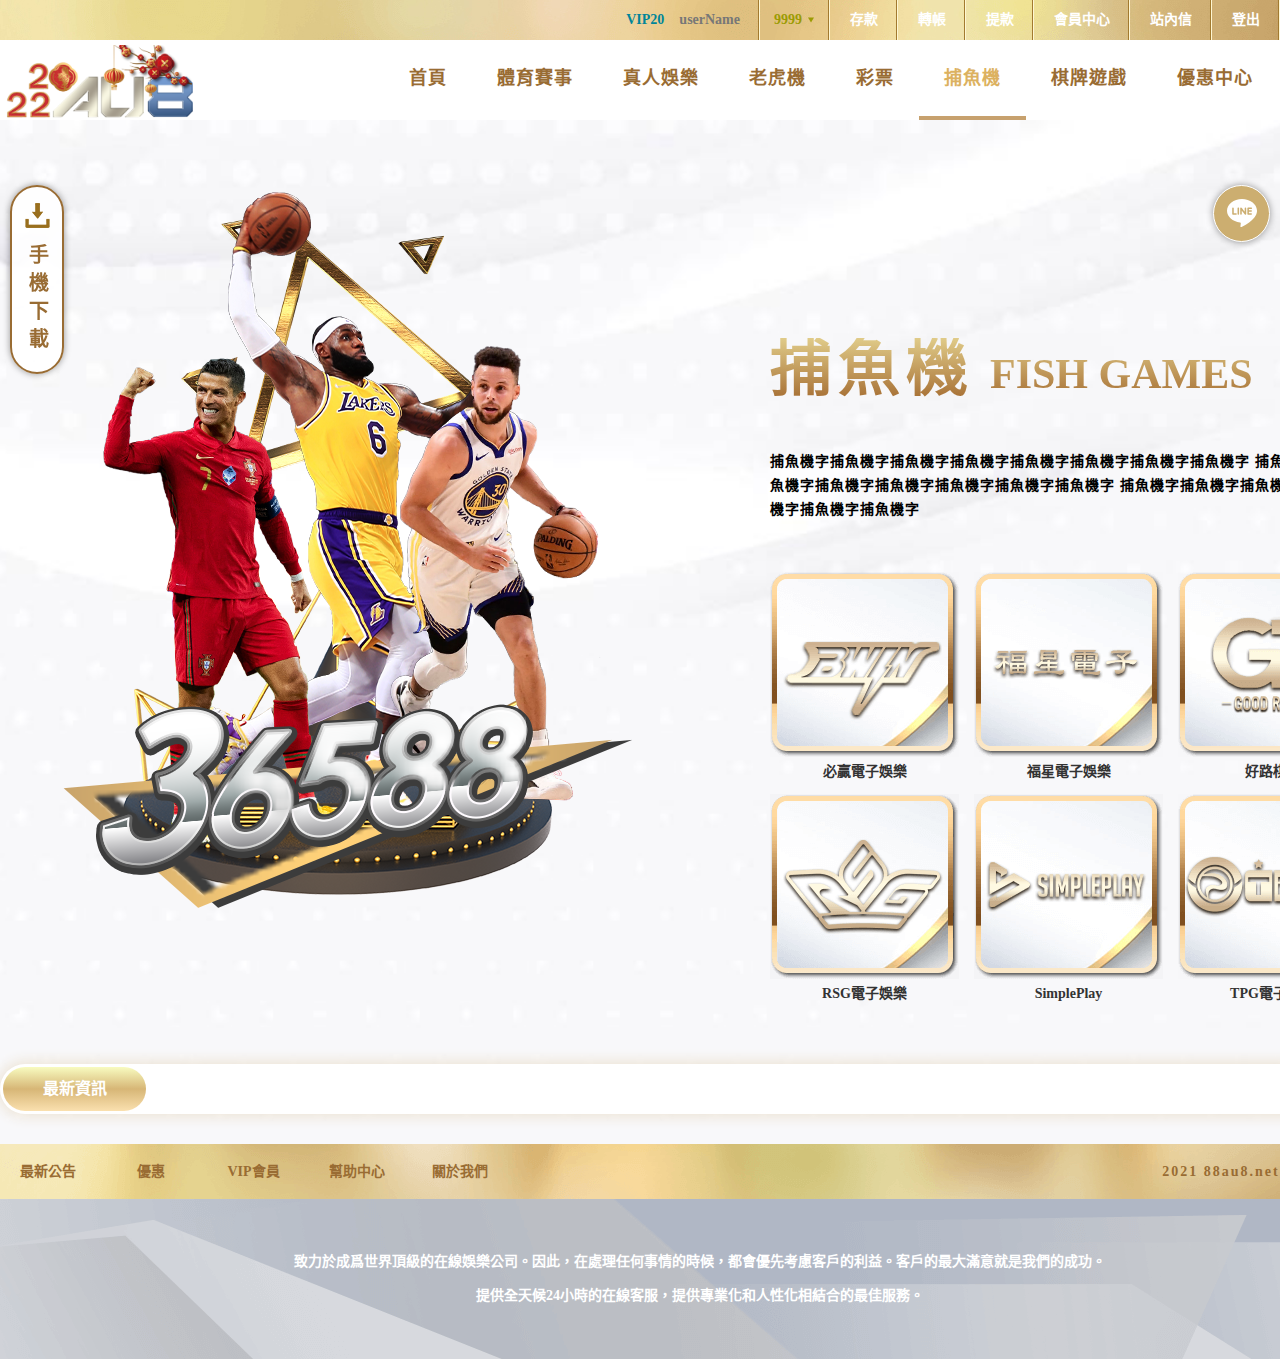
<file: html/fishPage.html>
<!DOCTYPE html>
<html lang="zh-TW">
<head>
    <meta charset="UTF-8">
    <meta name="viewport" content="width=device-width, initial-scale=0.25">
    <title>Document</title>
    <link rel="stylesheet" href="../css/style.css">
    <link rel="stylesheet" href="../js/slick-1.8.1/slick/slick.css">
    <link rel="stylesheet" href="../js/slick-1.8.1/slick/slick-theme.css">
    <script src="https://code.jquery.com/jquery-3.6.0.min.js"></script>
    <script src="https://code.jquery.com/jquery-2.2.0.min.js"></script>
    <script src="../js/slick-1.8.1/slick/slick.min.js"></script>
    <script src="../js/javascript.js"></script>
</head>
<body>
    <header>
        <div class="top">
            <!-- <span class="brad">
                TONG BOU
                <span class="time"></span>
            </span> -->
            <ul class="user alLogin display">
                <li class="lv">
                    <span>VIP20</span>
                    userName
                </li>
                <li class="moneyTotal">
                    <span class="total">9999</span>
                    <i class="money_arrow"></i>
                    <ul class="transferInfo">
                        <li class="platform">
                            <div>
                                <p>BNG娛樂</p>
                                <p class="money">
                                    <i class="display"></i>
                                    <span></span>
                                </p>
                            </div>
                        </li>
                        <li class="platform">
                            <div>
                                <p>pls</p>
                                <p class="money">
                                    <i></i>
                                    <span>0</span>
                                </p>
                            </div>
                        </li>
                        <li class="platform">
                            <div>
                                <p>SimplePlay</p>
                                <p class="money">
                                    <i></i>
                                    <span>0</span>
                                </p>
                            </div>
                        </li>
                        <li class="platform">
                            <div>
                                <p>歐博</p>
                                <p class="money">
                                    <i></i>
                                    <span>0</span>
                                </p>
                            </div>
                        </li>
                        <li class="platform">
                            <div>
                                <p>SG</p>
                                <p class="money">
                                    <i></i>
                                    <span>0</span>
                                </p>
                            </div>
                        </li>
                        <li class="platform">
                            <div>
                                <p>RTG</p>
                                <p class="money">
                                    <i></i>
                                    <span>0</span>
                                </p>
                            </div>
                        </li>
                        <li class="platform">
                            <div>
                                <p>IFUN</p>
                                <p class="money">
                                    <i></i>
                                    <span>0</span>
                                </p>
                            </div>
                        </li>
                        <li class="platform">
                            <div>
                                <p>WM</p>
                                <p class="money">
                                    <i></i>
                                    <span>0</span>
                                </p>
                            </div>
                        </li>
                        <li class="platform">
                            <div>
                                <p>GS</p>
                                <p class="money">
                                    <i></i>
                                    <span>0</span>
                                </p>
                            </div>
                        </li>
                        <li class="platform">
                            <div>
                                <p>必贏</p>
                                <p class="money">
                                    <i></i>
                                    <span>0</span>
                                </p>
                            </div>
                        </li>
                        <li class="platform">
                            <div>
                                <p>36588體育</p>
                                <p class="money">
                                    <i></i>
                                    <span>0</span>
                                </p>
                            </div>
                        </li>
                        <li class="platform">
                            <div>
                                <p>RSG</p>
                                <p class="money">
                                    <i></i>
                                    <span>0</span>
                                </p>
                            </div>
                        </li>
                        <li class="platform">
                            <div>
                                <p>PNG</p>
                                <p class="money">
                                    <i></i>
                                    <span>0</span>
                                </p>
                            </div>
                        </li>
                    </ul>
                </li>
                <li onclick="window.location.href='./deposit.html'">
                    存款
                </li>
                <li onclick="window.location.href='./transfer.html'">
                    轉帳
                </li>
                <li onclick="window.location.href='./withdrawal.html'">
                    提款
                </li>
                <li onclick="window.location.href='./member.html'">
                    會員中心
                </li>
                <li onclick="window.location.href='./mail.html'">
                    站內信
                </li>
                <li class="logoutBtn" onclick="window.location.href='../index.html'">
                    登出
                </li>
                <li class="lang">
                    <select>
                        <option>繁體中文</option>
                        <option>简体中文</option>
                        <option>ENGLISH</option>
                        <option>日本語</option>
                    </select>
                </li>
            </ul>
        </div>
        <div class="gameNav">
            <div class="center">
                <img class="logo" src="../images/icon/logo.png">
                <ul>
                    <li class="menu" onclick="window.location.href='../index.html'">首頁</li>
                    <li class="sportBtn" onclick="window.location.href='./sportPage.html'">體育賽事</li>
                    <li class="liveBtn" onclick="window.location.href='./livePage.html'">真人娛樂</li>
                    <li class="slotBtn" onclick="window.location.href='./slotPage.html'">老虎機</li>
                    <li class="lotteryBtn" onclick="window.location.href='./lotteryPage.html'">彩票</li>
                    <li class="fishBtn active" onclick="window.location.href='./fishPage.html'">捕魚機</li>
                    <li class="boardBtn" onclick="window.location.href='./boardPage.html'">棋牌遊戲</li>
                    <!-- <li class="activeWallet">活動錢包</li> -->
                    <li class="event" onclick="window.location.href='./event.html'">優惠中心</li>
                    <li class="vip" onclick="window.location.href='./vip.html'">VIP會員</li>
                </ul>
            </div>
        </div>
        <div class="topGameList">
            <div class="listWrap">
                <div class="center">
                    <i class="prev"></i>
                    <div class="container">
                        <ul class="sport">
                            <li onclick="openSportGame()">
                                <div>
                                    <img src="../images/partner/sport/36588.png">
                                </div>
                                <p>36588體育</p>
                            </li>
                        </ul>
                        <ul class="live">
                            <li onclick="openLiveGame()">
                                <div>
                                    <img src="../images/partner/live/live_1.png">
                                </div>
                                <p>沙龍真人娛樂</p>
                            </li>
                            <li onclick="openLiveGame()">
                                <div>
                                    <img src="../images/partner/live/live_2.png">
                                </div>
                                <p>歐博真人娛樂</p>
                            </li>
                            <li onclick="openLiveGame()">
                                <div>
                                    <img src="../images/partner/live/live_3.png">
                                </div>
                                <p>DG真人娛樂</p>
                            </li>
                            <li onclick="openLiveGame()">
                                <div>
                                    <img src="../images/partner/live/live_4.png">
                                </div>
                                <p>WM真人娛樂</p>
                            </li>
                            <li onclick="openLiveGame()">
                                <div>
                                    <img src="../images/partner/live/live_5.png">
                                </div>
                                <p>OG真人娛樂</p>
                            </li>
                        </ul>
                        <ul class="slot">
                            <li onclick="window.location.href='./slotPageInner.html'">
                                <div>
                                    <img src="../images/partner/slot/bng.png">
                                </div>
                                <p>BNG電子娛樂</p>
                                <div class="fixBox display">
                                    <p class="title">維護中</p>
                                    <p>2022/03/02 下午2:00 ~</p>
                                    <p>2020/03/02 下午4:00</p>
                                </div>
                            </li>
                            <li onclick="window.location.href='./slotPageInner.html'">
                                <div>
                                    <img src="../images/partner/slot/bwin.png">
                                </div>
                                <p>必贏電子娛樂</p>
                            </li>
                            <li onclick="window.location.href='./slotPageInner.html'">
                                <div>
                                    <img src="../images/partner/slot/fa.png">
                                </div>
                                <p>福星電子娛樂</p>
                            </li>
                            <li onclick="window.location.href='./slotPageInner.html'">
                                <div>
                                    <img src="../images/partner/slot/gr.png">
                                </div>
                                <p>好路棋牌</p>
                            </li>
                            <li onclick="window.location.href='./slotPageInner.html'">
                                <div>
                                    <img src="../images/partner/slot/ifun.png">
                                </div>
                                <p>FUN GAME</p>
                            </li>
                            <li onclick="window.location.href='./slotPageInner.html'">
                                <div>
                                    <img src="../images/partner/slot/pls.png">
                                </div>
                                <p>PLS電子娛樂</p>
                            </li>
                            <li onclick="window.location.href='./slotPageInner.html'">
                                <div>
                                    <img src="../images/partner/slot/png.png">
                                </div>
                                <p>PNG電子娛樂</p>
                            </li>
                            <li onclick="window.location.href='./slotPageInner.html'">
                                <div>
                                    <img src="../images/partner/slot/rsg.png">
                                </div>
                                <p>RSG電子娛樂</p>
                            </li>
                            <li onclick="window.location.href='./slotPageInner.html'">
                                <div>
                                    <img src="../images/partner/slot/sp.png">
                                </div>
                                <p>SimplePlay</p>
                            </li>
                            <li onclick="window.location.href='./slotPageInner.html'">
                                <div>
                                    <img src="../images/partner/slot/tpg.png">
                                </div>
                                <p>TPG電子娛樂</p>
                            </li>
                            <li onclick="window.location.href='./slotPageInner.html'">
                                <div>
                                    <img src="../images/partner/slot/ufo.png">
                                </div>
                                <p>UFO電子娛樂</p>
                            </li>
                        </ul>
                        <ul class="lottery">
                           <li onclick="openLotteryGame()">
                               <div>
                                   <img src="../images/partner/lottery/sg.png">
                               </div>
                               <p>SG88六合、大樂、539</p>
                           </li>
                           <li onclick="openLotteryGame()">
                               <div>
                                   <img src="../images/partner/lottery/gs.png">
                               </div>
                               <p>京彩彩票</p>
                           </li>
                           <li onclick="openLotteryGame()">
                               <div>
                                   <img src="../images/partner/lottery/rwd.png">
                               </div>
                               <p>白鹿電子娛樂</p>
                           </li>
                        </ul>
                        <ul class="fish">
                            <li onclick="window.location.href='./fishPageInner.html'">
                                <div>
                                    <img src="../images/partner/fish/bwin.png">
                                </div>
                                <p>必贏電子娛樂</p>
                            </li>
                            <li onclick="window.location.href='./fishPageInner.html'">
                                <div>
                                    <img src="../images/partner/fish/fa.png">
                                </div>
                                <p>福星電子娛樂</p>
                            </li>
                            <li onclick="window.location.href='./fishPageInner.html'">
                                <div>
                                    <img src="../images/partner/fish/gr.png">
                                </div>
                                <p>好路棋牌</p>
                            </li>
                            <li onclick="window.location.href='./fishPageInner.html'">
                                <div>
                                    <img src="../images/partner/fish/rsg.png">
                                </div>
                                <p>RSG電子娛樂</p>
                            </li>
                            <li onclick="window.location.href='./fishPageInner.html'">
                                <div>
                                    <img src="../images/partner/fish/sp.png">
                                </div>
                                <p>SimplePlay</p>
                            </li>
                            <li onclick="window.location.href='./fishPageInner.html'">
                                <div>
                                    <img src="../images/partner/fish/tpg.png">
                                </div>
                                <p>TPG電子娛樂</p>
                            </li>
                        </ul>
                        <ul class="board">
                            <li onclick="window.location.href='./boardPageInner.html'">
                                <div>
                                    <img src="../images/partner/board/big.png">
                                </div>
                                <p>大運棋牌</p>
                            </li>
                            <li onclick="window.location.href='./boardPageInner.html'">
                                <div>
                                    <img src="../images/partner/board/bts.png">
                                </div>
                                <p>BTS電子娛樂</p>
                            </li>
                            <li onclick="window.location.href='./boardPageInner.html'">
                                <div>
                                    <img src="../images/partner/board/fa.png">
                                </div>
                                <p>福星電子娛樂</p>
                            </li>
                            <li onclick="window.location.href='./boardPageInner.html'">
                                <div>
                                    <img src="../images/partner/board/gr.png">
                                </div>
                                <p>好路棋牌</p>
                            </li>
                            <li onclick="window.location.href='./boardPageInner.html'">
                                <div>
                                    <img src="../images/partner/board/ifun.png">
                                </div>
                                <p>FUN GAME</p>
                            </li>
                            <li onclick="window.location.href='./boardPageInner.html'">
                                <div>
                                    <img src="../images/partner/board/png.png">
                                </div>
                                <p>PNG電子娛樂</p>
                            </li>
                            <li onclick="window.location.href='./boardPageInner.html'">
                                <div>
                                    <img src="../images/partner/board/rwd.png">
                                </div>
                                <p>白鹿</p>
                            </li>
                        </ul>
                    </div>
                    <i class="next"></i>
                </div>
            </div>
        </div>
    </header>
    <main>
        <div class="gameWrap">
            <div class="content fishPage">
                <div class="center">
                    <img class="mainImg" src="../images/partner/sport/sport.png">
                    <div class="textBox">
                        <div class="title">
                            <p class="big">捕魚機</p>
                            <p class="small">FISH GAMES</p>
                        </div>
                        <p class="mainCnt">
                            捕魚機字捕魚機字捕魚機字捕魚機字捕魚機字捕魚機字捕魚機字捕魚機字
                            捕魚機字捕魚機字捕魚機字捕魚機字捕魚機字捕魚機字捕魚機字捕魚機字
                            捕魚機字捕魚機字捕魚機字捕魚機字捕魚機字捕魚機字捕魚機字
                        </p>
                        <div class="btnBox">
                            <div class="innBox">
                                <ul>
                                    <li onclick="window.location.href='./fishPageInner.html'">
                                        <img src="../images/partner/fish/bwin_btn.png">
                                        <p>必贏電子娛樂</p>
                                    </li>
                                    <li onclick="window.location.href='./fishPageInner.html'">
                                        <img src="../images/partner/fish/fa_btn.png">
                                        <p>福星電子娛樂</p>
                                    </li>
                                    <li onclick="window.location.href='./fishPageInner.html'">
                                        <img src="../images/partner/fish/gr_btn.png">
                                        <p>好路棋牌</p>
                                    </li>
                                    <li onclick="window.location.href='./fishPageInner.html'">
                                        <img src="../images/partner/fish/rsg_btn.png">
                                        <p>RSG電子娛樂</p>
                                    </li>
                                    <li onclick="window.location.href='./fishPageInner.html'">
                                        <img src="../images/partner/fish/sp_btn.png">
                                        <p>SimplePlay</p>
                                    </li>
                                    <li onclick="window.location.href='./fishPageInner.html'">
                                        <img src="../images/partner/fish/tpg_btn.png">
                                        <p>TPG電子娛樂</p>
                                    </li>
                                </ul>
                            </div>
                        </div>
                    </div>
                </div>
            </div>
            <div class="marqueeArea">
                <div class="center">
                    <div class="marqueeWrap">
                        <i class="marquee_ic">
                            <p>最新資訊</p>
                        </i>
                        <div class="marquee">
                            <p>測試跑馬燈</p>
                        </div>
                    </div>
                </div>
            </div>
        </div>
    </main>
    <nav class="sideBar">
        <p class="download" onclick="window.location.href='./help.html'">
            <i></i>
            手機下載
        </p>
        <ul class="rightSide">
            <li class="line" onclick="window.location.href='./help.html'">
                <i></i>
            </li>
        </ul>
    </nav>
    <footer>
        <div class="top">
            <div class="center">
                <div class="btnBox">
                    <ul>
                        <li class="openNews">最新公告</li>
                        <li onclick="window.location.href='./event.html'">優惠</li>
                        <li onclick="window.location.href='./vip.html'">VIP會員</li>
                        <li onclick="window.location.href='./help.html'">幫助中心</li>
                        <li onclick="window.location.href='./help.html'">關於我們</li>
                    </ul>
                </div>
                <p>2021 88au8.net 版權所有 │ 18+</p>
            </div>
        </div>
        <div class="footerList">
            <div class="center">
                <p>致力於成爲世界頂級的在線娛樂公司。因此，在處理任何事情的時候，都會優先考慮客戶的利益。客戶的最大滿意就是我們的成功。</p>
                <p>提供全天候24小時的在線客服，提供專業化和人性化相結合的最佳服務。</p>
            </div>
        </div>
    </footer>
    <div class="filter">
        <!--最新公告-->
        <div class="jumpWindow news">
            <div class="title">
                <p>最新公告</p>
                <i class="close_ic"></i>
            </div>
            <ul class="nav">
                <li class="hot active">熱門</li>
                <li class="normal">一般</li>
                <li class="deposit">存款</li>
            </ul>
            <ul class="content forHot display">
                <li>
                    <div>
                        <p class="text">公告測試公告測試公告測試公告測試公告測試公告測試公告測試</p>
                        <p class="date">2021/09/26</p>
                    </div>
                </li>
                <li>
                    <div>
                        <p class="text">公告測試</p>
                        <p class="date">2021/09/26</p>
                    </div>
                </li>
                <li>
                    <div>
                        <p class="text">公告測試公告測試公告測試公告測試公告測試公告測試公告測試公告測試公告測試公告測試公告測試公告測試公告測試公告測試公告測試公告測試公告測試公告測試公告測試公告測試公告測試公告測試公告測試公告測試公告測試公告測試</p>
                        <p class="date">2021/09/26</p>
                    </div>
                </li>
            </ul>
            <ul class="content forNormal">
                <li>
                    <div>
                        <p class="text">公告測試</p>
                        <p class="date">2021/09/26</p>
                    </div>
                </li>
                <li>
                    <div>
                        <p class="text">公告測試</p>
                        <p class="date">2021/09/26</p>
                    </div>
                </li>
            </ul>
            <ul class="content forDeposit">
                <li>
                    <div>
                        <p class="text">公告測試</p>
                        <p class="date">2021/09/26</p>
                    </div>
                </li>
            </ul>
        </div>
        <!--遊戲投注彈窗-->
        <div class="jumpWindow betWindow sportGame">
            <div class="title">
                <p>快速轉帳</p>
                <i class="close_ic"></i>
            </div>
            <form>
                <div class="row">
                    <p>平台</p>
                    <div class="smallTitle">36588</div>
                </div>
                <div class="row">
                    <p>中心錢包</p>
                    <input type="text" value="$9999" readonly>
                </div>
                <div class="row">
                    <i class="trans_arrow"></i>
                </div>
                <div class="row">
                    <p>BNG電子娛樂</p>
                    <input type="text" value="$0" readonly>
                </div>
                <div class="row">
                    <p>轉帳金額</p>
                    <input type="text" value="$100">
                </div>
                <div class="row forBtn">
                    <div class="btnBox">
                        <button>$100</button>
                        <button>$500</button>
                        <button>$1000</button>
                        <button>$3000</button>
                        <button>$5000</button>
                        <button>$10000</button>
                        <button>全部</button>
                    </div>
                </div>
                <div class="row forBtn">
                    <button class="check">確認</button>
                </div>
            </form>
            <div class="enterGame">
                <button>進入遊戲</button>
            </div>
        </div>
        <div class="jumpWindow betWindow liveGame">
            <div class="title">
                <p>快速轉帳</p>
                <i class="close_ic"></i>
            </div>
            <form>
                <div class="row">
                    <p>平台</p>
                    <div class="smallTitle">ALLBET</div>
                </div>
                <div class="row">
                    <p>中心錢包</p>
                    <input type="text" value="$9999" readonly>
                </div>
                <div class="row">
                    <i class="trans_arrow"></i>
                </div>
                <div class="row">
                    <p>歐博真人</p>
                    <input type="text" value="$0" readonly>
                </div>
                <div class="row">
                    <p>轉帳金額</p>
                    <input type="text" value="$100">
                </div>
                <div class="row forBtn">
                    <div class="btnBox">
                        <button>$100</button>
                        <button>$500</button>
                        <button>$1000</button>
                        <button>$3000</button>
                        <button>$5000</button>
                        <button>$10000</button>
                        <button>全部</button>
                    </div>
                </div>
                <div class="row forBtn">
                    <button class="check">確認</button>
                </div>
            </form>
            <div class="enterGame">
                <button>進入遊戲</button>
            </div>
        </div>
        <div class="jumpWindow betWindow lotteryGame">
            <div class="title">
                <p>快速轉帳</p>
                <i class="close_ic"></i>
            </div>
            <form>
                <div class="row">
                    <p>平台</p>
                    <div class="smallTitle">京彩彩票</div>
                </div>
                <div class="row">
                    <p>中心錢包</p>
                    <input type="text" value="$9999" readonly>
                </div>
                <div class="row">
                    <i class="trans_arrow"></i>
                </div>
                <div class="row">
                    <p>SG彩票</p>
                    <input type="text" value="$0" readonly>
                </div>
                <div class="row">
                    <p>轉帳金額</p>
                    <input type="text" value="$100">
                </div>
                <div class="row forBtn">
                    <div class="btnBox">
                        <button>$100</button>
                        <button>$500</button>
                        <button>$1000</button>
                        <button>$3000</button>
                        <button>$5000</button>
                        <button>$10000</button>
                        <button>全部</button>
                    </div>
                </div>
                <div class="row forBtn">
                    <button class="check">確認</button>
                </div>
            </form>
            <div class="enterGame">
                <button>進入遊戲</button>
            </div>
        </div>
    </div>
</body>
</html>
</file>
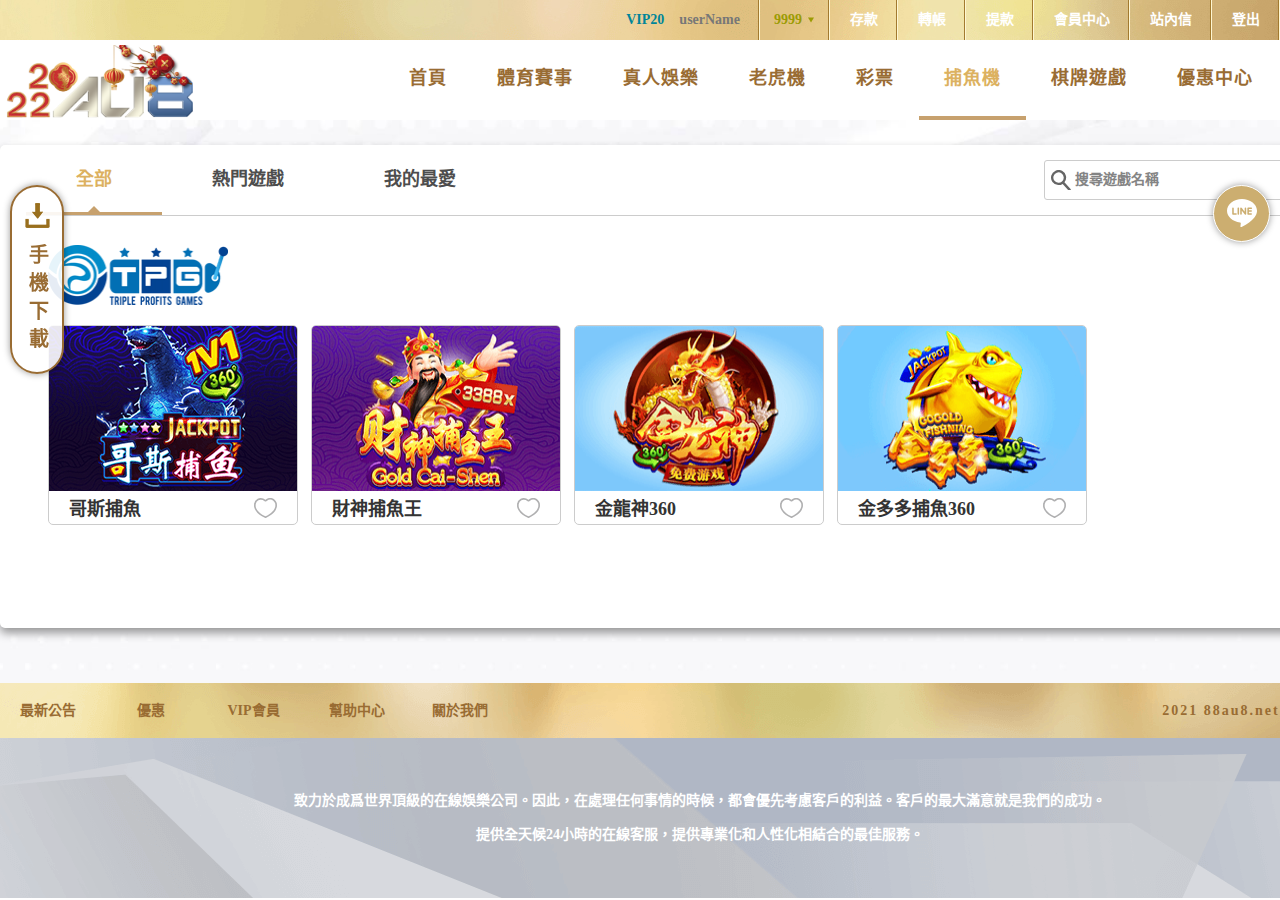
<file: html/fishPageInner.html>
<!DOCTYPE html>
<html lang="zh-TW">
<head>
    <meta charset="UTF-8">
    <meta name="viewport" content="width=device-width, initial-scale=0.25">
    <title>Document</title>
    <link rel="stylesheet" href="../css/style.css">
    <link rel="stylesheet" href="../js/slick-1.8.1/slick/slick.css">
    <link rel="stylesheet" href="../js/slick-1.8.1/slick/slick-theme.css">
    <script src="https://code.jquery.com/jquery-3.6.0.min.js"></script>
    <script src="https://code.jquery.com/jquery-2.2.0.min.js"></script>
    <script src="../js/slick-1.8.1/slick/slick.min.js"></script>
    <script src="../js/javascript.js"></script>
</head>
<body>
    <header>
        <div class="top">
            <!-- <span class="brad">
                TONG BOU
                <span class="time"></span>
            </span> -->
            <ul class="user alLogin display">
                <li class="lv">
                    <span>VIP20</span>
                    userName
                </li>
                <li class="moneyTotal">
                    <span class="total">9999</span>
                    <i class="money_arrow"></i>
                    <ul class="transferInfo">
                        <li class="platform">
                            <div>
                                <p>BNG娛樂</p>
                                <p class="money">
                                    <i class="display"></i>
                                    <span></span>
                                </p>
                            </div>
                        </li>
                        <li class="platform">
                            <div>
                                <p>pls</p>
                                <p class="money">
                                    <i></i>
                                    <span>0</span>
                                </p>
                            </div>
                        </li>
                        <li class="platform">
                            <div>
                                <p>SimplePlay</p>
                                <p class="money">
                                    <i></i>
                                    <span>0</span>
                                </p>
                            </div>
                        </li>
                        <li class="platform">
                            <div>
                                <p>歐博</p>
                                <p class="money">
                                    <i></i>
                                    <span>0</span>
                                </p>
                            </div>
                        </li>
                        <li class="platform">
                            <div>
                                <p>SG</p>
                                <p class="money">
                                    <i></i>
                                    <span>0</span>
                                </p>
                            </div>
                        </li>
                        <li class="platform">
                            <div>
                                <p>RTG</p>
                                <p class="money">
                                    <i></i>
                                    <span>0</span>
                                </p>
                            </div>
                        </li>
                        <li class="platform">
                            <div>
                                <p>IFUN</p>
                                <p class="money">
                                    <i></i>
                                    <span>0</span>
                                </p>
                            </div>
                        </li>
                        <li class="platform">
                            <div>
                                <p>WM</p>
                                <p class="money">
                                    <i></i>
                                    <span>0</span>
                                </p>
                            </div>
                        </li>
                        <li class="platform">
                            <div>
                                <p>GS</p>
                                <p class="money">
                                    <i></i>
                                    <span>0</span>
                                </p>
                            </div>
                        </li>
                        <li class="platform">
                            <div>
                                <p>必贏</p>
                                <p class="money">
                                    <i></i>
                                    <span>0</span>
                                </p>
                            </div>
                        </li>
                        <li class="platform">
                            <div>
                                <p>36588體育</p>
                                <p class="money">
                                    <i></i>
                                    <span>0</span>
                                </p>
                            </div>
                        </li>
                        <li class="platform">
                            <div>
                                <p>RSG</p>
                                <p class="money">
                                    <i></i>
                                    <span>0</span>
                                </p>
                            </div>
                        </li>
                        <li class="platform">
                            <div>
                                <p>PNG</p>
                                <p class="money">
                                    <i></i>
                                    <span>0</span>
                                </p>
                            </div>
                        </li>
                    </ul>
                </li>
                <li onclick="window.location.href='./deposit.html'">
                    存款
                </li>
                <li onclick="window.location.href='./transfer.html'">
                    轉帳
                </li>
                <li onclick="window.location.href='./withdrawal.html'">
                    提款
                </li>
                <li onclick="window.location.href='./member.html'">
                    會員中心
                </li>
                <li onclick="window.location.href='./mail.html'">
                    站內信
                </li>
                <li class="logoutBtn" onclick="window.location.href='../index.html'">
                    登出
                </li>
                <li class="lang">
                    <select>
                        <option>繁體中文</option>
                        <option>简体中文</option>
                        <option>ENGLISH</option>
                        <option>日本語</option>
                    </select>
                </li>
            </ul>
        </div>
        <div class="gameNav">
            <div class="center">
                <img class="logo" src="../images/icon/logo.png">
                <ul>
                    <li class="menu" onclick="window.location.href='../index.html'">首頁</li>
                    <li class="sportBtn" onclick="window.location.href='./sportPage.html'">體育賽事</li>
                    <li class="liveBtn" onclick="window.location.href='./livePage.html'">真人娛樂</li>
                    <li class="slotBtn" onclick="window.location.href='./slotPage.html'">老虎機</li>
                    <li class="lotteryBtn" onclick="window.location.href='./lotteryPage.html'">彩票</li>
                    <li class="fishBtn active" onclick="window.location.href='./fishPage.html'">捕魚機</li>
                    <li class="boardBtn" onclick="window.location.href='./boardPage.html'">棋牌遊戲</li>
                    <!-- <li class="activeWallet">活動錢包</li> -->
                    <li class="event" onclick="window.location.href='./event.html'">優惠中心</li>
                    <li class="vip" onclick="window.location.href='./vip.html'">VIP會員</li>
                </ul>
            </div>
        </div>
        <div class="topGameList">
            <div class="listWrap">
                <div class="center">
                    <i class="prev"></i>
                    <div class="container">
                        <ul class="sport">
                            <li onclick="openSportGame()">
                                <div>
                                    <img src="../images/partner/sport/36588.png">
                                </div>
                                <p>36588體育</p>
                            </li>
                        </ul>
                        <ul class="live">
                            <li onclick="openLiveGame()">
                                <div>
                                    <img src="../images/partner/live/live_1.png">
                                </div>
                                <p>沙龍真人娛樂</p>
                            </li>
                            <li onclick="openLiveGame()">
                                <div>
                                    <img src="../images/partner/live/live_2.png">
                                </div>
                                <p>歐博真人娛樂</p>
                            </li>
                            <li onclick="openLiveGame()">
                                <div>
                                    <img src="../images/partner/live/live_3.png">
                                </div>
                                <p>DG真人娛樂</p>
                            </li>
                            <li onclick="openLiveGame()">
                                <div>
                                    <img src="../images/partner/live/live_4.png">
                                </div>
                                <p>WM真人娛樂</p>
                            </li>
                            <li onclick="openLiveGame()">
                                <div>
                                    <img src="../images/partner/live/live_5.png">
                                </div>
                                <p>OG真人娛樂</p>
                            </li>
                        </ul>
                        <ul class="slot">
                            <li onclick="window.location.href='./slotPageInner.html'">
                                <div>
                                    <img src="../images/partner/slot/bng.png">
                                </div>
                                <p>BNG電子娛樂</p>
                                <div class="fixBox display">
                                    <p class="title">維護中</p>
                                    <p>2022/03/02 下午2:00 ~</p>
                                    <p>2020/03/02 下午4:00</p>
                                </div>
                            </li>
                            <li onclick="window.location.href='./slotPageInner.html'">
                                <div>
                                    <img src="../images/partner/slot/bwin.png">
                                </div>
                                <p>必贏電子娛樂</p>
                            </li>
                            <li onclick="window.location.href='./slotPageInner.html'">
                                <div>
                                    <img src="../images/partner/slot/fa.png">
                                </div>
                                <p>福星電子娛樂</p>
                            </li>
                            <li onclick="window.location.href='./slotPageInner.html'">
                                <div>
                                    <img src="../images/partner/slot/gr.png">
                                </div>
                                <p>好路棋牌</p>
                            </li>
                            <li onclick="window.location.href='./slotPageInner.html'">
                                <div>
                                    <img src="../images/partner/slot/ifun.png">
                                </div>
                                <p>FUN GAME</p>
                            </li>
                            <li onclick="window.location.href='./slotPageInner.html'">
                                <div>
                                    <img src="../images/partner/slot/pls.png">
                                </div>
                                <p>PLS電子娛樂</p>
                            </li>
                            <li onclick="window.location.href='./slotPageInner.html'">
                                <div>
                                    <img src="../images/partner/slot/png.png">
                                </div>
                                <p>PNG電子娛樂</p>
                            </li>
                            <li onclick="window.location.href='./slotPageInner.html'">
                                <div>
                                    <img src="../images/partner/slot/rsg.png">
                                </div>
                                <p>RSG電子娛樂</p>
                            </li>
                            <li onclick="window.location.href='./slotPageInner.html'">
                                <div>
                                    <img src="../images/partner/slot/sp.png">
                                </div>
                                <p>SimplePlay</p>
                            </li>
                            <li onclick="window.location.href='./slotPageInner.html'">
                                <div>
                                    <img src="../images/partner/slot/tpg.png">
                                </div>
                                <p>TPG電子娛樂</p>
                            </li>
                            <li onclick="window.location.href='./slotPageInner.html'">
                                <div>
                                    <img src="../images/partner/slot/ufo.png">
                                </div>
                                <p>UFO電子娛樂</p>
                            </li>
                        </ul>
                        <ul class="lottery">
                           <li onclick="openLotteryGame()">
                               <div>
                                   <img src="../images/partner/lottery/sg.png">
                               </div>
                               <p>SG88六合、大樂、539</p>
                           </li>
                           <li onclick="openLotteryGame()">
                               <div>
                                   <img src="../images/partner/lottery/gs.png">
                               </div>
                               <p>京彩彩票</p>
                           </li>
                           <li onclick="openLotteryGame()">
                               <div>
                                   <img src="../images/partner/lottery/rwd.png">
                               </div>
                               <p>白鹿電子娛樂</p>
                           </li>
                        </ul>
                        <ul class="fish">
                            <li onclick="window.location.href='./fishPageInner.html'">
                                <div>
                                    <img src="../images/partner/fish/bwin.png">
                                </div>
                                <p>必贏電子娛樂</p>
                            </li>
                            <li onclick="window.location.href='./fishPageInner.html'">
                                <div>
                                    <img src="../images/partner/fish/fa.png">
                                </div>
                                <p>福星電子娛樂</p>
                            </li>
                            <li onclick="window.location.href='./fishPageInner.html'">
                                <div>
                                    <img src="../images/partner/fish/gr.png">
                                </div>
                                <p>好路棋牌</p>
                            </li>
                            <li onclick="window.location.href='./fishPageInner.html'">
                                <div>
                                    <img src="../images/partner/fish/rsg.png">
                                </div>
                                <p>RSG電子娛樂</p>
                            </li>
                            <li onclick="window.location.href='./fishPageInner.html'">
                                <div>
                                    <img src="../images/partner/fish/sp.png">
                                </div>
                                <p>SimplePlay</p>
                            </li>
                            <li onclick="window.location.href='./fishPageInner.html'">
                                <div>
                                    <img src="../images/partner/fish/tpg.png">
                                </div>
                                <p>TPG電子娛樂</p>
                            </li>
                        </ul>
                        <ul class="board">
                            <li onclick="window.location.href='./boardPageInner.html'">
                                <div>
                                    <img src="../images/partner/board/big.png">
                                </div>
                                <p>大運棋牌</p>
                            </li>
                            <li onclick="window.location.href='./boardPageInner.html'">
                                <div>
                                    <img src="../images/partner/board/bts.png">
                                </div>
                                <p>BTS電子娛樂</p>
                            </li>
                            <li onclick="window.location.href='./boardPageInner.html'">
                                <div>
                                    <img src="../images/partner/board/fa.png">
                                </div>
                                <p>福星電子娛樂</p>
                            </li>
                            <li onclick="window.location.href='./boardPageInner.html'">
                                <div>
                                    <img src="../images/partner/board/gr.png">
                                </div>
                                <p>好路棋牌</p>
                            </li>
                            <li onclick="window.location.href='./boardPageInner.html'">
                                <div>
                                    <img src="../images/partner/board/ifun.png">
                                </div>
                                <p>FUN GAME</p>
                            </li>
                            <li onclick="window.location.href='./boardPageInner.html'">
                                <div>
                                    <img src="../images/partner/board/png.png">
                                </div>
                                <p>PNG電子娛樂</p>
                            </li>
                            <li onclick="window.location.href='./boardPageInner.html'">
                                <div>
                                    <img src="../images/partner/board/rwd.png">
                                </div>
                                <p>白鹿</p>
                            </li>
                        </ul>
                    </div>
                    <i class="next"></i>
                </div>
            </div>
        </div>
    </header>
    <main>
        <div class="gameWrap">
            <div class="slotCenter">
                <div class="slotBody">
                    <div class="nav">
                        <ul>
                            <li class="active">全部</li>
                            <li>熱門遊戲</li>
                            <li>我的最愛</li>
                        </ul>
                        <div class="search">
                            <i class="search_ic"></i>
                            <input type="text" placeholder="搜尋遊戲名稱">
                        </div>
                    </div>
                    <div class="gameBox">
                        <ul class="platformBox">
                            <li class="platforms">
                                <div class="pfName">
                                    <img src="../images/partner/fish/tpg_pf.png">
                                    <!-- <button class="all">
                                        全部
                                        <i class="arrow_ic"></i>
                                    </button>
                                    <button class="back">
                                        <i class="arrow_ic"></i>
                                        返回
                                    </button> -->
                                </div>
                                <ul class="gameList">
                                    <li>
                                        <img src="../images/partner/fish/inner/fish_1.png">
                                        <div class="textBox">
                                            <p>哥斯捕魚</p>
                                            <button class="love"></button>
                                        </div>
                                        <div class="btnBox">
                                            <button class="enter" onclick="openFishGame()">進入遊戲</button>
                                            <button class="try">試玩看看</button>
                                        </div>
                                    </li>
                                    <li>
                                        <img src="../images/partner/fish/inner/fish_2.png">
                                        <div class="textBox">
                                            <p>財神捕魚王</p>
                                            <button class="love"></button>
                                        </div>
                                        <div class="btnBox">
                                            <button class="enter" onclick="openFishGame()">進入遊戲</button>
                                            <button class="try">試玩看看</button>
                                        </div>
                                    </li>
                                    <li>
                                        <img src="../images/partner/fish/inner/fish_3.png">
                                        <div class="textBox">
                                            <p>金龍神360</p>
                                            <button class="love"></button>
                                        </div>
                                        <div class="btnBox">
                                            <button class="enter" onclick="openFishGame()">進入遊戲</button>
                                            <button class="try">試玩看看</button>
                                        </div>
                                    </li>
                                    <li>
                                        <img src="../images/partner/fish/inner/fish_4.png">
                                        <div class="textBox">
                                            <p>金多多捕魚360</p>
                                            <button class="love"></button>
                                        </div>
                                        <div class="btnBox">
                                            <button class="enter" onclick="openFishGame()">進入遊戲</button>
                                            <button class="try">試玩看看</button>
                                        </div>
                                    </li>
                                </ul>
                            </li>
                        </ul>
                    </div>
                </div>
            </div>
        </div>
    </main>
    <nav class="sideBar">
        <p class="download" onclick="window.location.href='./help.html'">
            <i></i>
            手機下載
        </p>
        <ul class="rightSide">
            <li class="line" onclick="window.location.href='./help.html'">
                <i></i>
            </li>
        </ul>
    </nav>
    <footer>
        <div class="top">
            <div class="center">
                <div class="btnBox">
                    <ul>
                        <li class="openNews">最新公告</li>
                        <li onclick="window.location.href='./event.html'">優惠</li>
                        <li onclick="window.location.href='./vip.html'">VIP會員</li>
                        <li onclick="window.location.href='./help.html'">幫助中心</li>
                        <li onclick="window.location.href='./help.html'">關於我們</li>
                    </ul>
                </div>
                <p>2021 88au8.net 版權所有 │ 18+</p>
            </div>
        </div>
        <div class="footerList">
            <div class="center">
                <p>致力於成爲世界頂級的在線娛樂公司。因此，在處理任何事情的時候，都會優先考慮客戶的利益。客戶的最大滿意就是我們的成功。</p>
                <p>提供全天候24小時的在線客服，提供專業化和人性化相結合的最佳服務。</p>
            </div>
        </div>
    </footer>
    <div class="filter">
        <!--最新公告-->
        <div class="jumpWindow news">
            <div class="title">
                <p>最新公告</p>
                <i class="close_ic"></i>
            </div>
            <ul class="nav">
                <li class="hot active">熱門</li>
                <li class="normal">一般</li>
                <li class="deposit">存款</li>
            </ul>
            <ul class="content forHot display">
                <li>
                    <div>
                        <p class="text">公告測試公告測試公告測試公告測試公告測試公告測試公告測試</p>
                        <p class="date">2021/09/26</p>
                    </div>
                </li>
                <li>
                    <div>
                        <p class="text">公告測試</p>
                        <p class="date">2021/09/26</p>
                    </div>
                </li>
                <li>
                    <div>
                        <p class="text">公告測試公告測試公告測試公告測試公告測試公告測試公告測試公告測試公告測試公告測試公告測試公告測試公告測試公告測試公告測試公告測試公告測試公告測試公告測試公告測試公告測試公告測試公告測試公告測試公告測試公告測試</p>
                        <p class="date">2021/09/26</p>
                    </div>
                </li>
            </ul>
            <ul class="content forNormal">
                <li>
                    <div>
                        <p class="text">公告測試</p>
                        <p class="date">2021/09/26</p>
                    </div>
                </li>
                <li>
                    <div>
                        <p class="text">公告測試</p>
                        <p class="date">2021/09/26</p>
                    </div>
                </li>
            </ul>
            <ul class="content forDeposit">
                <li>
                    <div>
                        <p class="text">公告測試</p>
                        <p class="date">2021/09/26</p>
                    </div>
                </li>
            </ul>
        </div>
        <!--遊戲投注彈窗-->
        <div class="jumpWindow betWindow sportGame">
            <div class="title">
                <p>快速轉帳</p>
                <i class="close_ic"></i>
            </div>
            <form>
                <div class="row">
                    <p>平台</p>
                    <div class="smallTitle">36588</div>
                </div>
                <div class="row">
                    <p>中心錢包</p>
                    <input type="text" value="$9999" readonly>
                </div>
                <div class="row">
                    <i class="trans_arrow"></i>
                </div>
                <div class="row">
                    <p>BNG電子娛樂</p>
                    <input type="text" value="$0" readonly>
                </div>
                <div class="row">
                    <p>轉帳金額</p>
                    <input type="text" value="$100">
                </div>
                <div class="row forBtn">
                    <div class="btnBox">
                        <button>$100</button>
                        <button>$500</button>
                        <button>$1000</button>
                        <button>$3000</button>
                        <button>$5000</button>
                        <button>$10000</button>
                        <button>全部</button>
                    </div>
                </div>
                <div class="row forBtn">
                    <button class="check">確認</button>
                </div>
            </form>
            <div class="enterGame">
                <button>進入遊戲</button>
            </div>
        </div>
        <div class="jumpWindow betWindow liveGame">
            <div class="title">
                <p>快速轉帳</p>
                <i class="close_ic"></i>
            </div>
            <form>
                <div class="row">
                    <p>平台</p>
                    <div class="smallTitle">ALLBET</div>
                </div>
                <div class="row">
                    <p>中心錢包</p>
                    <input type="text" value="$9999" readonly>
                </div>
                <div class="row">
                    <i class="trans_arrow"></i>
                </div>
                <div class="row">
                    <p>歐博真人</p>
                    <input type="text" value="$0" readonly>
                </div>
                <div class="row">
                    <p>轉帳金額</p>
                    <input type="text" value="$100">
                </div>
                <div class="row forBtn">
                    <div class="btnBox">
                        <button>$100</button>
                        <button>$500</button>
                        <button>$1000</button>
                        <button>$3000</button>
                        <button>$5000</button>
                        <button>$10000</button>
                        <button>全部</button>
                    </div>
                </div>
                <div class="row forBtn">
                    <button class="check">確認</button>
                </div>
            </form>
            <div class="enterGame">
                <button>進入遊戲</button>
            </div>
        </div>
        <div class="jumpWindow betWindow lotteryGame">
            <div class="title">
                <p>快速轉帳</p>
                <i class="close_ic"></i>
            </div>
            <form>
                <div class="row">
                    <p>平台</p>
                    <div class="smallTitle">京彩彩票</div>
                </div>
                <div class="row">
                    <p>中心錢包</p>
                    <input type="text" value="$9999" readonly>
                </div>
                <div class="row">
                    <i class="trans_arrow"></i>
                </div>
                <div class="row">
                    <p>SG彩票</p>
                    <input type="text" value="$0" readonly>
                </div>
                <div class="row">
                    <p>轉帳金額</p>
                    <input type="text" value="$100">
                </div>
                <div class="row forBtn">
                    <div class="btnBox">
                        <button>$100</button>
                        <button>$500</button>
                        <button>$1000</button>
                        <button>$3000</button>
                        <button>$5000</button>
                        <button>$10000</button>
                        <button>全部</button>
                    </div>
                </div>
                <div class="row forBtn">
                    <button class="check">確認</button>
                </div>
            </form>
            <div class="enterGame">
                <button>進入遊戲</button>
            </div>
        </div>
        <div class="jumpWindow betWindow fishGame">
            <div class="title">
                <p>快速轉帳</p>
                <i class="close_ic"></i>
            </div>
            <form>
                <div class="row">
                    <p>平台</p>
                    <div class="smallTitle">捕魚機電子娛樂</div>
                </div>
                <div class="row">
                    <p>中心錢包</p>
                    <input type="text" value="$9999" readonly>
                </div>
                <div class="row">
                    <i class="trans_arrow"></i>
                </div>
                <div class="row">
                    <p>BNG電子娛樂</p>
                    <input type="text" value="$0" readonly>
                </div>
                <div class="row">
                    <p>轉帳金額</p>
                    <input type="text" value="$100">
                </div>
                <div class="row forBtn">
                    <div class="btnBox">
                        <button>$100</button>
                        <button>$500</button>
                        <button>$1000</button>
                        <button>$3000</button>
                        <button>$5000</button>
                        <button>$10000</button>
                        <button>全部</button>
                    </div>
                </div>
                <div class="row forBtn">
                    <button class="check">確認</button>
                </div>
            </form>
            <div class="enterGame">
                <button>進入遊戲</button>
            </div>
        </div>
    </div>
</body>
</html>
</file>
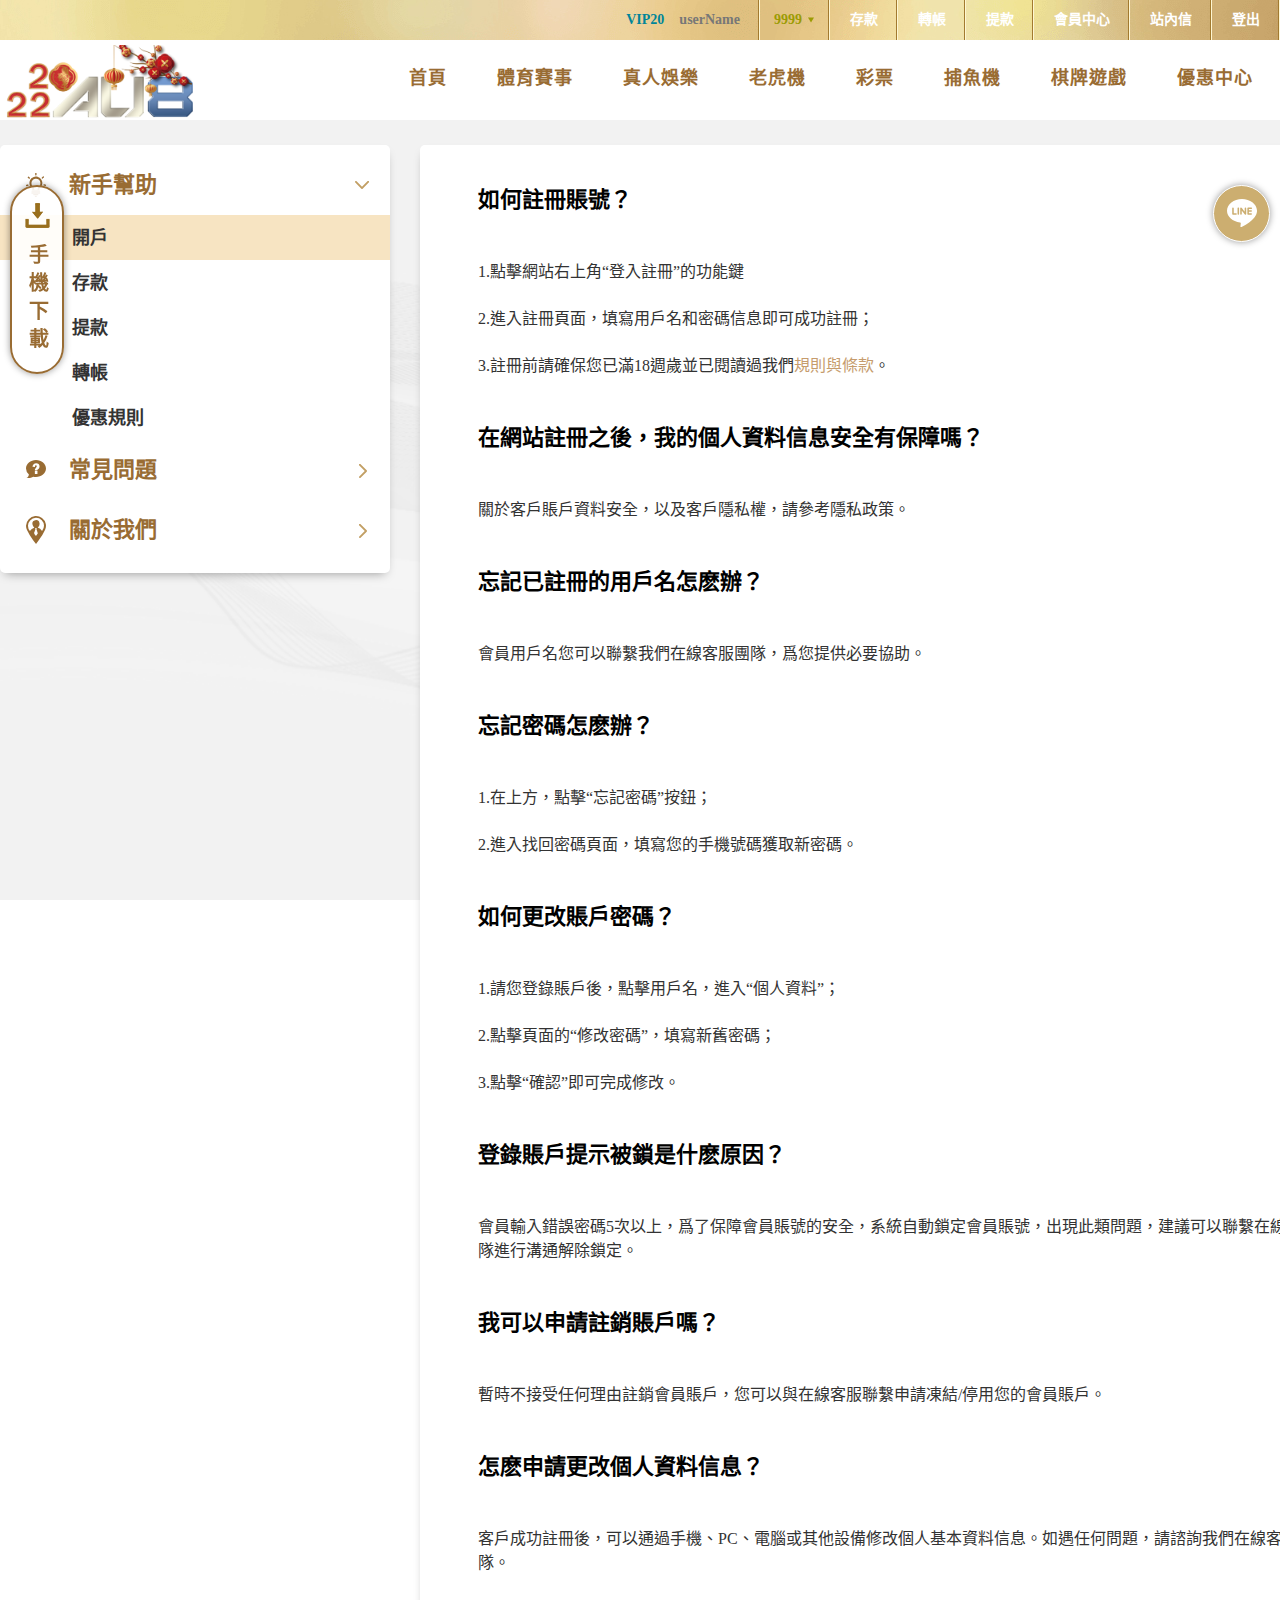
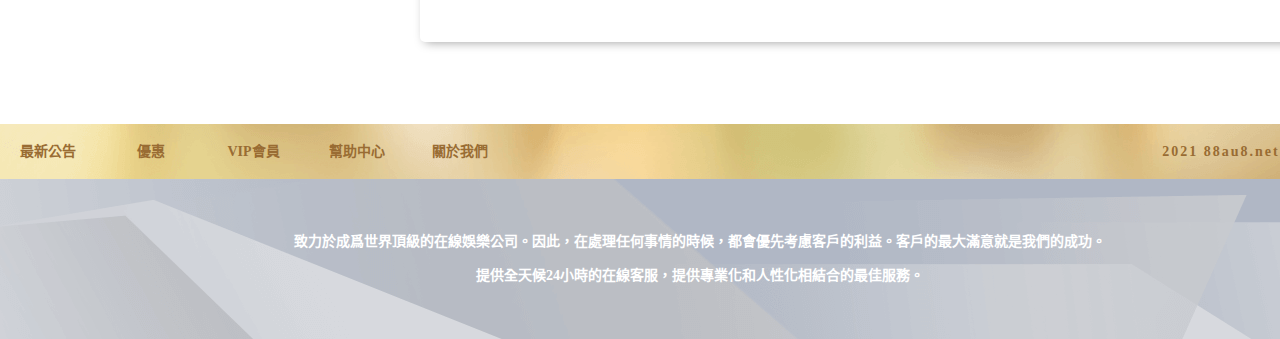
<file: html/help.html>
<!DOCTYPE html>
<html lang="zh-TW">
<head>
    <meta charset="UTF-8">
    <meta name="viewport" content="width=device-width, initial-scale=0.25">
    <title>Document</title>
    <link rel="stylesheet" href="../css/style.css">
    <link rel="stylesheet" href="../js/slick-1.8.1/slick/slick.css">
    <link rel="stylesheet" href="../js/slick-1.8.1/slick/slick-theme.css">
    <script src="https://code.jquery.com/jquery-3.6.0.min.js"></script>
    <script src="https://code.jquery.com/jquery-2.2.0.min.js"></script>
    <script src="../js/slick-1.8.1/slick/slick.min.js"></script>
    <script src="../js/javascript.js"></script>
</head>
<body>
    <header>
        <div class="top">
            <!-- <span class="brad">
                TONG BOU
                <span class="time"></span>
            </span> -->
            <ul class="user alLogin display">
                <li class="lv">
                    <span>VIP20</span>
                    userName
                </li>
                <li class="moneyTotal">
                    <span class="total">9999</span>
                    <i class="money_arrow"></i>
                    <ul class="transferInfo">
                        <li class="platform">
                            <div>
                                <p>BNG娛樂</p>
                                <p class="money">
                                    <i class="display"></i>
                                    <span></span>
                                </p>
                            </div>
                        </li>
                        <li class="platform">
                            <div>
                                <p>pls</p>
                                <p class="money">
                                    <i></i>
                                    <span>0</span>
                                </p>
                            </div>
                        </li>
                        <li class="platform">
                            <div>
                                <p>SimplePlay</p>
                                <p class="money">
                                    <i></i>
                                    <span>0</span>
                                </p>
                            </div>
                        </li>
                        <li class="platform">
                            <div>
                                <p>歐博</p>
                                <p class="money">
                                    <i></i>
                                    <span>0</span>
                                </p>
                            </div>
                        </li>
                        <li class="platform">
                            <div>
                                <p>SG</p>
                                <p class="money">
                                    <i></i>
                                    <span>0</span>
                                </p>
                            </div>
                        </li>
                        <li class="platform">
                            <div>
                                <p>RTG</p>
                                <p class="money">
                                    <i></i>
                                    <span>0</span>
                                </p>
                            </div>
                        </li>
                        <li class="platform">
                            <div>
                                <p>IFUN</p>
                                <p class="money">
                                    <i></i>
                                    <span>0</span>
                                </p>
                            </div>
                        </li>
                        <li class="platform">
                            <div>
                                <p>WM</p>
                                <p class="money">
                                    <i></i>
                                    <span>0</span>
                                </p>
                            </div>
                        </li>
                        <li class="platform">
                            <div>
                                <p>GS</p>
                                <p class="money">
                                    <i></i>
                                    <span>0</span>
                                </p>
                            </div>
                        </li>
                        <li class="platform">
                            <div>
                                <p>必贏</p>
                                <p class="money">
                                    <i></i>
                                    <span>0</span>
                                </p>
                            </div>
                        </li>
                        <li class="platform">
                            <div>
                                <p>36588體育</p>
                                <p class="money">
                                    <i></i>
                                    <span>0</span>
                                </p>
                            </div>
                        </li>
                        <li class="platform">
                            <div>
                                <p>RSG</p>
                                <p class="money">
                                    <i></i>
                                    <span>0</span>
                                </p>
                            </div>
                        </li>
                        <li class="platform">
                            <div>
                                <p>PNG</p>
                                <p class="money">
                                    <i></i>
                                    <span>0</span>
                                </p>
                            </div>
                        </li>
                    </ul>
                </li>
                <li onclick="window.location.href='./deposit.html'">
                    存款
                </li>
                <li onclick="window.location.href='./transfer.html'">
                    轉帳
                </li>
                <li onclick="window.location.href='./withdrawal.html'">
                    提款
                </li>
                <li onclick="window.location.href='./member.html'">
                    會員中心
                </li>
                <li onclick="window.location.href='./mail.html'">
                    站內信
                </li>
                <li class="logoutBtn" onclick="window.location.href='../index.html'">
                    登出
                </li>
                <li class="lang">
                    <select>
                        <option>繁體中文</option>
                        <option>简体中文</option>
                        <option>ENGLISH</option>
                        <option>日本語</option>
                    </select>
                </li>
            </ul>
        </div>
        <div class="gameNav">
            <div class="center">
                <img class="logo" src="../images/icon/logo.png">
                <ul>
                    <li class="menu" onclick="window.location.href='../index.html'">首頁</li>
                    <li class="sportBtn" onclick="window.location.href='./sportPage.html'">體育賽事</li>
                    <li class="liveBtn" onclick="window.location.href='./livePage.html'">真人娛樂</li>
                    <li class="slotBtn" onclick="window.location.href='./slotPage.html'">老虎機</li>
                    <li class="lotteryBtn" onclick="window.location.href='./lotteryPage.html'">彩票</li>
                    <li class="fishBtn" onclick="window.location.href='./fishPage.html'">捕魚機</li>
                    <li class="boardBtn" onclick="window.location.href='./boardPage.html'">棋牌遊戲</li>
                    <!-- <li class="activeWallet">活動錢包</li> -->
                    <li class="event" onclick="window.location.href='./event.html'">優惠中心</li>
                    <li class="vip" onclick="window.location.href='./vip.html'">VIP會員</li>
                </ul>
            </div>
        </div>
        <div class="topGameList">
            <div class="listWrap">
                <div class="center">
                    <i class="prev"></i>
                    <div class="container">
                        <ul class="sport">
                            <li onclick="openSportGame()">
                                <div>
                                    <img src="../images/partner/sport/36588.png">
                                </div>
                                <p>36588體育</p>
                            </li>
                        </ul>
                        <ul class="live">
                            <li onclick="openLiveGame()">
                                <div>
                                    <img src="../images/partner/live/live_1.png">
                                </div>
                                <p>沙龍真人娛樂</p>
                            </li>
                            <li onclick="openLiveGame()">
                                <div>
                                    <img src="../images/partner/live/live_2.png">
                                </div>
                                <p>歐博真人娛樂</p>
                            </li>
                            <li onclick="openLiveGame()">
                                <div>
                                    <img src="../images/partner/live/live_3.png">
                                </div>
                                <p>DG真人娛樂</p>
                            </li>
                            <li onclick="openLiveGame()">
                                <div>
                                    <img src="../images/partner/live/live_4.png">
                                </div>
                                <p>WM真人娛樂</p>
                            </li>
                            <li onclick="openLiveGame()">
                                <div>
                                    <img src="../images/partner/live/live_5.png">
                                </div>
                                <p>OG真人娛樂</p>
                            </li>
                        </ul>
                        <ul class="slot">
                            <li onclick="window.location.href='./slotPageInner.html'">
                                <div>
                                    <img src="../images/partner/slot/bng.png">
                                </div>
                                <p>BNG電子娛樂</p>
                                <div class="fixBox display">
                                    <p class="title">維護中</p>
                                    <p>2022/03/02 下午2:00 ~</p>
                                    <p>2020/03/02 下午4:00</p>
                                </div>
                            </li>
                            <li onclick="window.location.href='./slotPageInner.html'">
                                <div>
                                    <img src="../images/partner/slot/bwin.png">
                                </div>
                                <p>必贏電子娛樂</p>
                            </li>
                            <li onclick="window.location.href='./slotPageInner.html'">
                                <div>
                                    <img src="../images/partner/slot/fa.png">
                                </div>
                                <p>福星電子娛樂</p>
                            </li>
                            <li onclick="window.location.href='./slotPageInner.html'">
                                <div>
                                    <img src="../images/partner/slot/gr.png">
                                </div>
                                <p>好路棋牌</p>
                            </li>
                            <li onclick="window.location.href='./slotPageInner.html'">
                                <div>
                                    <img src="../images/partner/slot/ifun.png">
                                </div>
                                <p>FUN GAME</p>
                            </li>
                            <li onclick="window.location.href='./slotPageInner.html'">
                                <div>
                                    <img src="../images/partner/slot/pls.png">
                                </div>
                                <p>PLS電子娛樂</p>
                            </li>
                            <li onclick="window.location.href='./slotPageInner.html'">
                                <div>
                                    <img src="../images/partner/slot/png.png">
                                </div>
                                <p>PNG電子娛樂</p>
                            </li>
                            <li onclick="window.location.href='./slotPageInner.html'">
                                <div>
                                    <img src="../images/partner/slot/rsg.png">
                                </div>
                                <p>RSG電子娛樂</p>
                            </li>
                            <li onclick="window.location.href='./slotPageInner.html'">
                                <div>
                                    <img src="../images/partner/slot/sp.png">
                                </div>
                                <p>SimplePlay</p>
                            </li>
                            <li onclick="window.location.href='./slotPageInner.html'">
                                <div>
                                    <img src="../images/partner/slot/tpg.png">
                                </div>
                                <p>TPG電子娛樂</p>
                            </li>
                            <li onclick="window.location.href='./slotPageInner.html'">
                                <div>
                                    <img src="../images/partner/slot/ufo.png">
                                </div>
                                <p>UFO電子娛樂</p>
                            </li>
                        </ul>
                        <ul class="lottery">
                           <li onclick="openLotteryGame()">
                               <div>
                                   <img src="../images/partner/lottery/sg.png">
                               </div>
                               <p>SG88六合、大樂、539</p>
                           </li>
                           <li onclick="openLotteryGame()">
                               <div>
                                   <img src="../images/partner/lottery/gs.png">
                               </div>
                               <p>京彩彩票</p>
                           </li>
                           <li onclick="openLotteryGame()">
                               <div>
                                   <img src="../images/partner/lottery/rwd.png">
                               </div>
                               <p>白鹿電子娛樂</p>
                           </li>
                        </ul>
                        <ul class="fish">
                            <li onclick="window.location.href='./fishPageInner.html'">
                                <div>
                                    <img src="../images/partner/fish/bwin.png">
                                </div>
                                <p>必贏電子娛樂</p>
                            </li>
                            <li onclick="window.location.href='./fishPageInner.html'">
                                <div>
                                    <img src="../images/partner/fish/fa.png">
                                </div>
                                <p>福星電子娛樂</p>
                            </li>
                            <li onclick="window.location.href='./fishPageInner.html'">
                                <div>
                                    <img src="../images/partner/fish/gr.png">
                                </div>
                                <p>好路棋牌</p>
                            </li>
                            <li onclick="window.location.href='./fishPageInner.html'">
                                <div>
                                    <img src="../images/partner/fish/rsg.png">
                                </div>
                                <p>RSG電子娛樂</p>
                            </li>
                            <li onclick="window.location.href='./fishPageInner.html'">
                                <div>
                                    <img src="../images/partner/fish/sp.png">
                                </div>
                                <p>SimplePlay</p>
                            </li>
                            <li onclick="window.location.href='./fishPageInner.html'">
                                <div>
                                    <img src="../images/partner/fish/tpg.png">
                                </div>
                                <p>TPG電子娛樂</p>
                            </li>
                        </ul>
                        <ul class="board">
                            <li onclick="window.location.href='./boardPageInner.html'">
                                <div>
                                    <img src="../images/partner/board/big.png">
                                </div>
                                <p>大運棋牌</p>
                            </li>
                            <li onclick="window.location.href='./boardPageInner.html'">
                                <div>
                                    <img src="../images/partner/board/bts.png">
                                </div>
                                <p>BTS電子娛樂</p>
                            </li>
                            <li onclick="window.location.href='./boardPageInner.html'">
                                <div>
                                    <img src="../images/partner/board/fa.png">
                                </div>
                                <p>福星電子娛樂</p>
                            </li>
                            <li onclick="window.location.href='./boardPageInner.html'">
                                <div>
                                    <img src="../images/partner/board/gr.png">
                                </div>
                                <p>好路棋牌</p>
                            </li>
                            <li onclick="window.location.href='./boardPageInner.html'">
                                <div>
                                    <img src="../images/partner/board/ifun.png">
                                </div>
                                <p>FUN GAME</p>
                            </li>
                            <li onclick="window.location.href='./boardPageInner.html'">
                                <div>
                                    <img src="../images/partner/board/png.png">
                                </div>
                                <p>PNG電子娛樂</p>
                            </li>
                            <li onclick="window.location.href='./boardPageInner.html'">
                                <div>
                                    <img src="../images/partner/board/rwd.png">
                                </div>
                                <p>白鹿</p>
                            </li>
                        </ul>
                    </div>
                    <i class="next"></i>
                </div>
            </div>
        </div>
    </header>
    <main>
        <div class="helpPage">
            <div class="center">
                <div>
                    <ul class="nav">
                        <li class="title active">
                            <p>
                                <i class="bulb"></i>
                                新手幫助
                            </p>
                            <i class="arrow_ic"></i>
                        </li>
                        <li class="box display">
                            <ul>
                                <li class="forNew_1 active">開戶</li>
                                <li class="forNew_2">存款</li>
                                <li class="forNew_3">提款</li>
                                <li class="forNew_4">轉帳</li>
                                <li class="forNew_5">優惠規則</li>
                            </ul>
                        </li>
                        <li class="title">
                            <p>
                                <i class="problem"></i>
                                常見問題
                            </p>
                            <i class="arrow_ic"></i>
                        </li>
                        <li class="box">
                            <ul>
                                <li class="forQues_1">常見問題</li>
                                <li class="forQues_2">遠端協助</li>
                                <li class="forQues_3">聯絡我們</li>
                            </ul>
                        </li>
                        <li class="title">
                            <p>
                                <i class="aboutUs"></i>
                                關於我們
                            </p>
                            <i class="arrow_ic"></i>
                        </li>
                        <li class="box">
                            <ul>
                                <li class="forUs_1">服務條款</li>
                                <li class="forUs_2">隱私政策</li>
                                <li class="forUs_3">責任博彩</li>
                                <li class="forUs_4">安全性</li>
                                <li class="forUs_5">免責聲明</li>
                                <li class="forUs_6">相關規則</li>
                            </ul>
                        </li>
                    </ul>
                </div>
                <div class="helpWrap">
                    <div class="newHelp_1 display">
                        <h2>如何註冊賬號？</h2>
                        <p>
                            <span>1.點擊網站右上角“登入註冊”的功能鍵</span>
                        </p>
                        <p>
                            <span>2.進入註冊頁面，填寫用戶名和密碼信息即可成功註冊；</span>
                        </p>
                        <p>
                            <span>3.註冊前請確保您已滿18週歲並已閱讀過我們<a href="#">規則與條款</a>。</span>
                        </p>
                        <h2>在網站註冊之後，我的個人資料信息安全有保障嗎？</h2>
                        <p>
                            <span>關於客戶賬戶資料安全，以及客戶隱私權，請參考隱私政策。</span>
                        </p>
                        <h2>忘記已註冊的用戶名怎麽辦？</h2>
                        <p>
                            <span>會員用戶名您可以聯繫我們在線客服團隊，爲您提供必要協助。</span>
                        </p>
                        <h2>忘記密碼怎麽辦？</h2>
                        <p>
                            <span>1.在上方，點擊“忘記密碼”按鈕；</span>
                        </p>
                        <p>
                            <span>2.進入找回密碼頁面，填寫您的手機號碼獲取新密碼。</span>
                        </p>
                        <h2>如何更改賬戶密碼？</h2>
                        <p>
                            <span>1.請您登錄賬戶後，點擊用戶名，進入“個人資料”；</span>
                        </p>
                        <p>
                            <span>2.點擊頁面的“修改密碼”，填寫新舊密碼；</span>
                        </p>
                        <p>
                            <span>3.點擊“確認”即可完成修改。</span>
                        </p>
                        <h2>登錄賬戶提示被鎖是什麽原因？</h2>
                        <p>
                            <span>會員輸入錯誤密碼5次以上，爲了保障會員賬號的安全，系統自動鎖定會員賬號，出現此類問題，建議可以聯繫在線客服團隊進行溝通解除鎖定。</span>
                        </p>
                        <h2>我可以申請註銷賬戶嗎？</h2>
                        <p>
                            <span>暫時不接受任何理由註銷會員賬戶，您可以與在線客服聯繫申請凍結/停用您的會員賬戶。</span>
                        </p>
                        <h2>怎麽申請更改個人資料信息？</h2>
                        <p>
                            <span>客戶成功註冊後，可以通過手機、PC、電腦或其他設備修改個人基本資料信息。如遇任何問題，請諮詢我們在線客服團隊。</span>
                        </p>
                    </div>
                    <div class="newHelp_2">
                        <h2>如何存款到通博(tb588)帳戶?</h2>
                        <p>首先您需要加入通博(tb588)會員，在您註冊完成後登入通博(tb588)帳戶，即可在通博(tb588)主頁右上角找到存取款按鈕，進入後點擊我要存款，即可找到適合您的存款方式。</p>
                        <p>目前通博(tb588)娛樂城只接受三種存款方式</p>
                        <p>
                            1. 轉帳匯款：ATM，跨行等存款方式。
                            <br>
                            2. 銀行臨櫃匯：需要客戶攜帶您要儲值的現金到各大銀行等金融機構。
                            <br>
                            3. 第三方支付。
                        </p>
                    </div>
                    <div class="newHelp_3">
                        <h2>我怎麼在我的帳戶提取資金?</h2>
                        <p>※首次取款需要通過資料驗證※</p>
                        <p>登入通博帳戶，即可在通博主頁右上角【財務中心】，接著選擇【提款】。</p>
                        <p>填入提款金額即可進行提款。</p>
                        <p>申請提款後，提款金額將會鎖定。若無通過帳戶驗證，提款金額將回到中心錢包。提款前請確認帳戶資訊正確以避免提款失敗。</p>
                        <div class="img online02"></div>
                        <p>NEWBIE.WITHDRAW.HOW.L1</p>
                        <p>NEWBIE.WITHDRAW.HOW.L2</p>
                        <h2>提款常見問題</h2>
                        <p>Q:可以使用別人的銀行卡進行提款嗎？</p>
                        <p>A:爲了確保客戶的賬戶資金安全,提款需要使用遊戲,且提款銀行卡姓名必須與註冊姓名一致。</p>
                        <h2>申請提款需要註意些什麽？</h2>
                        <p>1. 提款綁定的銀行卡姓名需與遊戲賬戶的註冊姓名一致。</p>
                        <p>2. 提款綁定的銀行卡信息需要正確。</p>
                        <p>3. 若您未申請任何紅利優惠,投註滿一倍流水即可申請提款。</p>
                        <p>4. 若申請首存紅利,則需要滿足優惠活動寫明的有效投註額要求。</p>
                        <p>5. 全天24小時都可進行提款申請。</p>
                        <h2>遊戲賬戶裏有錢爲什麽無法提款？</h2>
                        <p>您需要先將資金從遊戲平臺轉至中心賬戶後才能進行提款操作。</p>
                        <h2>可以綁定多張銀行卡嗎？</h2>
                        <p>會員賬戶可以綁定多張銀行卡進行提款操作,在賬戶中心選擇 【 銀行卡管理 】,進行新增添加即可。</p>
                        <h2>提款爲什麽還需要審核 ？</h2>
                        <p>提款審核是相關部門在給您辦理出款之前的一個簡單的核實步驟,是爲了確保客戶資金安全,所以需要覈實相關信息。</p>
                    </div>
                    <div class="newHelp_4">
                        <h2>如何轉帳?</h2>
                        <p>登錄賬號 > 會員中心 > 中心錢包 > 選填錢包及金額</p>
                        <div class="img online03"></div>
                        <h2>轉帳常見問題</h2>
                        <p>1. 爲什麽遊戲賬戶裏有錢，卻提不了款？</p>
                        <p>您需要先將資金從遊戲錢包轉至中心錢包後才能進行提款操作。</p>
                        <p>2. 轉賬沒有成功，但是錢卻沒了怎麽辦？</p>
                        <p>轉賬時請先退出遊戲平臺再操作。如轉賬掉單，請聯繫在線客服查詢補單。</p>
                    </div>
                    <div class="newHelp_5">
                        <h2>優惠活動如何申請？</h2>
                        <p>登陸賬號後點擊優惠活動或進入會員中心的優惠申請頁面，選擇相應的優惠活動。</p>
                        <h2>優惠申請成功後一直沒有收到紅利或禮品怎麽辦？</h2>
                        <p>如果您的優惠申請成功後沒有在指定時間收到禮品，請您可以隨時聯繫在線客服。</p>
                    </div>
                    <div class="question_1">
                        <h2>加入會員年齡要求？</h2>
                        <p>加入通博(tb588)娛樂城，您必須年滿18歲並且同意遵守 條款及條件和 隱私權政策。大多數國家於於法律上對於線上遊戲都有訂定相關的詳細規範，請您務必詳細閱讀並遵守您所在當地的法律條文。</p>
                        <h2>我該如何存款？</h2>
                        <p>
                            資金存入您的通博(tb588)成員帳戶可使用以下方法：
                            <br>
                            1. 銀行轉帳存款(網路銀行ATM轉帳或實體自動櫃員機ATM轉帳)。
                            <br>
                            2. 虛擬ATM存款(實體自動櫃員機ATM轉帳)。
                            <br>
                            3. 超商支付。
                        </p>
                        <p>
                            作為我們尊貴的客戶，我們會一直努力讓銀行免收取何任費用，讓你不會被我們收取任何在存款時或從您的帳戶中提款時的費用。
                            <br>
                            除非我們特地提前提醒您，您所要求的特定方法進行過量的存提款。
                        </p>
                        <h2>我的個人資料安全嗎？</h2>
                        <p>在這裡我們可確保您的個人資料是安全無虞的，通博(tb588)娛樂城堅持使用最高等級安全措施及最安全的通訊協定（SSL 128位加密標準），並存儲在最安全的作業環境，並且通博(tb588)娛樂城永遠不會向任何第三方人員透露您的各項個人資料，敬請放心。</p>
                        <h2>太久沒登入忘記密碼了怎麼辦？</h2>
                        <p>若您忘記您密碼，請點選畫面右上方 [ 忘記密碼? ]，填寫您註冊時所使用的行動電話，系統將會寄一組臨時密碼到您的的手機，使用臨時密碼登入後再至會員中心進行密碼修改。</p>
                        <h2>通博(tb588)娛樂城支援幾種貨幣呢？</h2>
                        <p>目前本娛樂城僅支援新台幣，往後將視情況開放人民幣投注。</p>
                        <h2>通博(tb588)娛樂城最低投注額是多少？</h2>
                        <p>最低投注額各個項目有所不同，當您打開每一項遊戲時，遊戲畫面會顯示該項遊戲最低投注額。</p>
                        <h2>加投注後進行派彩需要多久？</h2>
                        <p>我們為追求賽果正確性，將以官方結果為依據以最快速度進行結算並派彩，唯獨某些賽事可能發生某些突發狀況導致官方無法公佈正確賽果，而該場賽事將可能會延遲結算程序，以至於延誤派彩。</p>
                        <h2>申請點數出售交易需要多久完成？</h2>
                        <p>通博(tb588)娛樂城提供24小時，全年無休點數出售交易，並將於您提出交易需求後30分鐘內快速完成。</p>
                    </div>
                    <div class="question_2">
                        <h2>遠端協助</h2>
                        <h3>步驟一 : 前往<a href="#">Team-Viewer</a>官網,下載遠端協助網址。</h3>
                        <p>下載後並執行</p>
                        <div class="img online04"></div>
                        <p>步驟二 : 進行安裝，安裝教學流程可參照,遠端協助程式安裝教學。</p>
                        <p>步驟三 : 將您的【遠端協助ID】與【密碼】，提交給客服人員即可爲您進行遠端協助服務。</p>
                        <div class="img online05"></div>
                        <h3>遠端協助</h3>
                        <p>1.下載無需任何費用</p>
                        <p>2.遠端協助程式使用完畢後即可關閉與卸載，無須擔心安全性問題。</p>
                        <p>3.可由客服或電腦工程人員爲您遠端操作電腦，妥善協助您查看並解決當前電腦或軟體問題。</p>
                    </div>
                    <div class="question_3">
                        <h2>在線客服</h2>
                        <p>我們最親切且專業的客服人員，將全天24小時為您提供諮詢及幫助。</p>
                        <p>代理聯盟Line ID：Slot657</p>
                        <p>客服信箱：cstb588@gmail.com</p>
                        <p>客服Line ID：cs_5688</p>
                        <p>投訴信箱：tbcscomplaint@gmail.com</p>
                    </div>
                    <div class="aboutUs_1">
                        <h2>遵守會員規範及法律規定</h2>
                        <p>您瞭解您註冊成為會員後，即可使用本公司所提供之各項服務(以下稱本服務)。當會員使用本服務時，即表示除了同意遵守本服務條款外，還同意接受本公司對會員規範(包括各項遊戲規則、球賽投注規則、公告及注意事項等)及相關法令規定之拘束，本公司ALLBET所有產品與客戶服務、軟件系統、網絡架構等相關業務事宜，請使用本服務之會員請遵守使用者當地法令之許可，如有違反之情事恕非本服務之負責範圍。</p>
                        <h2>服務簡介</h2>
                        <p>1.本公司旨在創造一個『安全可靠』、『即時便利』、『公平公正』、『專業營運』的優質娛樂服務平台，強調的讓會員不受時空的限制，24小時隨時上線就可以參與一個公平公正的遊戲，亦可以享受到與世界各地玩家切磋的樂趣，我們秉持以客為尊的態度，不斷開發創新及了解客戶需求是本公司引以為傲的經營理念，翼望能創造出嶄新的娛樂價值以及達到多方普及的目的，成為具有領導指標性的娛樂網站。2.虛擬貨幣銀行服務：本公司提供網路金流付費平台，你所購買的點數將可享受符合本公司平台的服務。若您使用虛偽不正之方式進行「儲值」，本公司也將保留隨時終止您會員資格及使用各項服務之權利。</p>
                        <h2>真實登錄義務</h2>
                        <p>基於本公司所提供之各項服務，您同意於註冊時依註冊申請程序所提示之項目，登錄您本人正確、真實及完整之個人資料；當您的個人資料有異動時，請立即更新，以維持您個人資料之正確、真實及完整。如因您登錄不實資料或冒用他人名義以致於侵害他人之權利或違法時，應自負法律責任；您並同意您所提供之個人資料不實或個人資料有異動但沒有更新以致於與原登錄之資料不符時，本公司有權隨時終止您的會員資格及使用各項會員服務之權利。</p>
                        <h2>服務之停止與更改</h2>
                        <p>1.會員登錄之資料不實。2.使用他人的名義申請本服務。3.違反遊戲公平原則。4.參與遊戲或比賽時，故意鑽研系統漏洞或利用遊戲弱點以影響結果。5.違反本服務條款時。6.本公司不允許不公平的下注方式、雙邊下注、無風險下注及任何無風險解凍之下注方式，如有發現上述問題之玩家，本公司有終止玩家帳號使用之權力。7.會員違反最終用戶授權協議，或是做出任何損害其他會員權益的行為，該會員帳號永久封鎖。如有任何爭議問題，本公司有最終決定權。無論任何情形，就停止或更改服務或終止會員帳戶服務所可能產生之困擾、不便或損害，本服務對任何會員或第三人均不負任何責任。</p>
                        <h2>服務暫停或中斷</h2>
                        <p>(一)本公司於下列情形之一時，得暫停或中斷本服務之全部或一部，對於使用者不負擔任何賠償責任：1.對於本服務相關系統設備進行遷移、更換或維護時。2.因不可歸責於本公司所造成服務停止或中斷。3.因不可抗力所造成服務停止或中斷(二)如因本公司對於本網站相關系統設備進行遷移、更換或維護而必須暫停或中斷全部或一部之服務時，本公司於暫停或中斷前將以電子郵件通知或於本網站上公告。(三)對於本服務之暫停或中斷，可能造成您使用上的不便、資料遺失或其他經濟及時間上之損失，您平時應採取適當的防護措施，以保障您的權益。</p>
                        <h2>保管義務</h2>
                        <p>會員有義務妥善保管在本網站之帳號與密碼，並為此組帳號與密碼登入系統後所進行之一切活動負責。為維護會員自身權益，請勿將帳號與密碼洩露或提供予第三人知悉，或出借或轉讓他人使用。</p>
                        <h2>同意各項球賽及遊戲規則</h2>
                        <p>為避免使用者於本平台投注球賽或遊戲時產生爭議，各項規則於遊戲中心和球賽中心均有詳細說明，請務必詳細閱讀本服務所定之各項規則，會員一經開始使用本服務，即被視為已接受所有之規定。</p>
                        <h2>會員規範之增訂及修改</h2>
                        <p>本服務條款如有增訂或修改，您同意自該修訂條款於本網站公告之時起受其拘束，本網站將不對會員個別通知。如您於公告後繼續使用本服務，則視為您已經同意該修訂條款。</p>
                        <h2>隱私權聲明</h2>
                        <p>我們致力為客戶保護隱私並提供一個最安全的遊戲平臺，我們在此網站搜集的資料將會為您提供最卓越的服務，我們不會出賣或租賃您的個人資料給第三方，客戶所提供的個人資料均經過SSL128加密技術處理，並儲存在安全的、非公開的作業系統，對於有機會接觸客戶的個人資料的協助夥伴也必需遵守我們訂立的隱私保密規則。</p>
                        <h2>免責聲明</h2>
                        <p>部份地區或國家法律尚未明定線上博彩的合法性問題，甚至某些地區或國家已明確規範線上博彩為非法行為。我們無意邀請任何人在這些地區或國家非法使用本服務平台。使用者必需確定在您所居住的地區或國家使用線上博彩是否合法，並負完全的責任，使用本服務之會員請遵守使用者當地法令之許可，如有違反之情事恕非本公司之負責範圍。</p>
                    </div>
                    <div class="aboutUs_2">
                        <h2>隱私政策</h2>
                        <p>1.我們通博(tb588)致力為客戶保護隱私並提供一個最安全的遊戲平臺，我們在此網站搜集的資料將會為您提供最卓越的服務，我們不會出賣或租賃您的個人資料給第三方，客戶所提供的個人資料均經過SSL128加密技術處理，並儲存在安全的、非公開的作業系統，對於有機會接觸客戶的個人資料的協助夥伴也必需遵守我們訂立的隱私保密規則。</p>
                        <p>2. 您需要保管好您的帳號和密碼安全。不得允許任何其他人或協力廠商，包括任何未成年人使用或重複使用您的帳戶進行任何網站訪問及投注操作。本公司將有權拒絕支付由此產生的任何獎勵或獎金。您將獨自為協力廠商在帳戶中產生的所有損失負責。</p>
                        <p>3. 您可能會收到一些定期的電郵，向您更新有關本公司產品的資訊與服務，當本網推出新穎，好玩和有趣的推廣活動，這些電郵就可幫助您充分享受到本網的服務。</p>
                        <p>
                            4. 我們的系統會自動記錄瀏覽者的網路IP位址，但我們決不會記錄網站訪問者的電郵位址，而此項主要是用作網站流量統計之用。
                            <br>
                            本公司保留權力可自行對隱私政策做出任何修改，此政策如有任何更改均具有約束力，並立即生效。
                        </p>
                    </div>
                    <div class="aboutUs_3">
                        <h2>責任博彩</h2>
                        <p>
                            通博(tb588)遊戲是全心全意致力於高水平的誠信，守信的，正因為如此，完全致力於與世界上更嚴格的規範要求。為此，我們的軟件進行隨機數發生器（RNG）評定的官方認證Quinel中號有限公司進行，並已經發出無論從古拉索EGaming的一個EGaming的許可證和4類許可與馬耳他賭博當局。
                            <br>
                            通博(tb588)中BETSOFT GAME的RNG系統已通過QUINEL。QUINEL是一家領先的獨立的，國際認可的檢測實驗室，專業從事遊戲軟件和系統的認證。QUINEL一直服務於遊戲業近10年，擁有實驗室在意大利和馬耳他利用測試，認證和檢驗國際專家在遊戲領域。QUINEL是世界上最值得信賴的測試實驗室之一，通博(tb588)很自豪地介紹我們驚人的3D遊戲與他們的認證支持。
                        </p>
                        <p>
                            <a href="#">查看通博(tb588)中BETSOFT GAME的Quinel中號有限公司RNG認證</a>
                        </p>
                        <p>
                            The Malta Gaming Authority (MGA)融合運營商與遊戲立法和實踐的深刻理解商業需求。作為負責在馬耳他的所有遊戲活動治理的單一監管機構，它被許多人認為是全球首選的遠程遊戲調節。管理局提出了一個頂尖的監管環境，再加上技術能力，這使得它能夠提供世界級的服務。
                            <br>
                            自1996年以來古拉索 EGaming 的有資格的申請人提供EGaming的許可和IP（信息提供者）合規服務。古拉索島是調節eGaming的服務，歷史悠久，最穩定的供應商之一。他們自豪地提供一些服務的最受推崇的EGaming的運營商和供應商自1996年以來古拉索島許可證提供EGaming的事務管理到服務，軟件和服務提供商的運營商。管轄的單一許可涵蓋了所有形式的互動EGaming的，包括：賭場，體育博彩，交流，彩票，技能和遊戲的機會。
                            <br>
                            通博(tb588)建議您:
                            <br>
                            1. 把博彩當做一種娛樂休閒項目
                            <br>
                            2. 避免連續的損失
                            <br>
                            3. 對博彩有自己的認識
                            <br>
                            4. 合理安排自己在博彩中的時間和精力
                            <br>
                            若想了解更多相關資訊，請您諮詢Gambling Therapy網站聯系：<a href="#">www.gamblingtherapy.org.uk</a>
                        </p>
                        <p>
                            自我隔離：
                            <br>
                            對於一些客戶希望暫時遠離博彩，我們將提供一個自我排除的功能，您可以申請三個月的帳戶關閉。請點擊網頁中的“聯繫我們”，將由專員為您服務。
                            <br>
                            年齡限制：
                            <br>
                            我們的遊戲規則不允許任何未滿18歲的人士向我們投注或領獎。如果您未滿18歲，請馬上退出網站。
                            <br>
                            家長控制：
                            <br>
                            對於家裡有未成年人士的客戶，我們鼓勵他們安裝保護兒童軟體，來限制未成年家庭成員接觸成人或賭博網站。此外，我們也確保我們的廣告和促銷宣傳活動並非以未成年人士為物件。
                        </p>
                    </div>
                    <div class="aboutUs_4">
                        <h2>安全性</h2>
                        <p>通博(tb588)致力於提供一個合法與規範的網上博彩環境。此外，我們採取一切安全防範措施，安裝了良好的科技設備，保證只為符合條件的玩家提供服務，那些禁止進行網上博彩的地區的使用者是不被允許下注的。</p>
                        <p>通博(tb588)採用了目前最好的加密技術和防火牆系統保護你的安全、私隱，並保證你享受公平的遊戲。由於採用了企業級別的加密科技(1024位RSA金鑰交換和 448位blowfish)，可以為你的資料提供比一般的商業級別的SSL更高的保護。這一科技目前被世界上主要的金融機構所採用。</p>
                        <p>所有銀行交易由國際金融機構在高標準的安全和機密的網路中進行。進入玩家帳戶資料也必須有玩家唯一的登錄ID和密碼。</p>
                        <p>我們決不允許在通博(tb588)的網站上有任何的欺詐行為。任何此類行為將導致帳戶立即被關閉，所有彩金將被沒收，也許還將對該玩家進行民事和/或刑事訴訟。</p>
                        <p>通博(tb588)本公司將保護玩家的權益永遠放在第一。</p>
                    </div>
                    <div class="aboutUs_5">
                        <h2>免責聲明</h2>
                        <p>享用通博(tb588)提供的服務是會員本人的意願，其風險應由會員本人承擔。參與我們服務的同時就說明會員認同通博(tb588)所提供的服務是正常、合理、公正、公平的。</p>
                        <p>如果按照會員當地法律博彩屬不合法行為，通博(tb588)不提倡您參與我們的服務。在博彩被視為不合法行為的任何國家通博(tb588)不提倡其國民加入。如果會員因為參與通博(tb588)的服務而觸犯當地之法律，通博(tb588)不負任何責任。</p>
                        <p>雖然通博(tb588)盡力確保網站提供24小時服務，但如果出於不可抗拒的因素使您無法訪問網站（例如，服務器遭受攻擊，海底光纜遭到破壞等），通博(tb588)概不負責。或是由於第三方對公司網站和信息提供的服務（比如無線通訊的提供者等）而導致的拖延、違約、或不提供服務的情況，易通博(tb588)不提供擔保也不承擔責任。</p>
                        <p>
                            通博娛樂不對以下情況承擔責任（無論直接或間接產生）：
                            <br>
                            1. 利潤的損失
                            <br>
                            2. 生意的損失
                            <br>
                            3. 收入的損失
                            <br>
                            4. 機會的損失
                            <br>
                            5. 數據的損失
                            <br>
                            6. 商譽或名譽的損失
                            <br>
                            7. 任何特殊的、間接的或後續的損失
                        </p>
                        <p>通博(tb588)對目前所提供的服務不提供任何明示或暗示的擔保，也不對其服務質量，適用性，完整性或精確性提供任何擔保和解釋。</p>
                        <p>通博(tb588)絕對有權臨時或永久性地立即暫停，終止，修改，刪除或添加服務內容，而無需通知會員，對因其而產生的任何損失通博(tb588)概不負責。</p>
                        <p>網站內的部分資訊與其發布的日期和時間是相關的。所以，在特定日期時間之後，相關資訊可能已不再準確真實，通博(tb588)亦不承諾會更新該項目，因為其時效性而造成的損失，通博(tb588)亦不負任何責任。</p>
                    </div>
                    <div class="aboutUs_6">
                        <h2>一般條款和規則</h2>
                        <p>相關規則 請仔細閲讀以下您與通博(tb588)娛樂城有關的法律條款。請仔細閲讀並確保您能完全理解其內容。如果您對您條款約束的權利和義務有任何疑問，請向您所屬法律管轄區域內的法律顧問尋求說明。</p>
                        <p>1. 在註冊使用《規則與條款》涵蓋的通博(tb588) (統稱為＂通博(tb588)＂，＂tb588.net＂或＂網站＂)服務之前，請您確認您已年滿18歲或以上，您代表並保證您已閲讀，並充分理解和同意接受並遵守這些規則與條款。如果您不希望接受以下規則與條款，您絶不能登記和開立帳戶，您將無法訪問遊戲軟體和得到相應服務。</p>
                        <p>2. 通博(tb588)所有的產品信息，網站註冊，及提供的任何服務都在接受此《規則與條款》的前提之下。</p>
                        <p>3. 通博(tb588)保留不時修訂、更新和修改本條規和博彩規則的絶對權利。上述任何修訂、更新或修改將在通博(tb588)網站上的《規則與條款》中公佈。經修訂、更新或修改的本條規和博彩規則於其在博彩網站上公佈時生效。用戶在上述修訂、更新或修改公佈之後繼續通過博彩網站和博彩設備使用、連接和參與博彩服務，視為用戶同意並接受所公佈的經修改或更新的本條規和博彩規則。</p>
                        <p>4. 這些《規則與條款》代表了您和通博(tb588) 最終的合作協議，並取代所有先前交涉您與通博(tb588)的協議。請您確認，您已閲讀，並同意接受這些條款及細則。</p>
                        <p>5. 如果您對協定或通博(tb588)娛樂城網站上的協定有質疑及異議，都將以本協定為準。</p>
                        <p>6. 在允許您參加通博(tb588)娛樂城遊戲活動之前，我們有權要求您提供證明您身份及年齡的有效證明。</p>
                        <h2>協議</h2>
                        <p>1. 此協議涵蓋您和我們之間的各項相關協議，這些協議與您使用娛樂場玩真實貨幣遊戲或虛擬貨幣遊戲及其它遊戲相關。</p>
                        <p>2. 通博(tb588)所有的產品信息，網站註冊，及提供的任何服務都在接受此《規則與條款》的前提之下。</p>
                        <p>3. 遊戲規則會在tb588.net、軟體及網站中的其它部分列出，其中包括但不限於介紹玩法的規則、錦標賽和所有適用於特定遊戲、事件、錦標賽的其它規則，並且所有這些規則都歸併和包含在本協議規定的條款和條件中。</p>
                        <h2>法律要求</h2>
                        <p>1. 只有當您達到所居住國家法律規定的法定年齡，才能使用通博(tb588)娛樂城和tb588.net網站。</p>
                        <p>2. 如果您未滿 18 歲，在任何情況下均不得使用通博(tb588)娛樂城和tb588.net網站。</p>
                        <p>3. 有些法律管轄區並未聲明在線賭博的合法性，而有些則明確規定在線賭博為非法。我們並未企圖讓法律禁止區域內的任何人使用娛樂場和網站。通博(tb588)娛樂城和tb588.net網站的可用性並不能解釋為我們提供或鼓勵您在任何國家（包括法律禁止的國家）內使用通博(tb588)娛樂城和tb588.net網站。在適用法律所禁止的任何地方，均不得使用通博(tb588)娛樂城和tb588.net網站。 您同意單獨負責確定在所居住國家使用娛樂場的合法性。</p>
                        <p>4. 這些《規則與條款》代表了您和通博(tb588) 最終的合作協議，並取代所有先前交涉您與通博(tb588)的協議。請您確認，您已閲讀，並同意接受這些條款及細則。</p>
                        <p>5. 儘管以上規定適合一般情況，但您無法使用我們的通博(tb588)娛樂城，如果您身處新加坡,台灣,瓜德羅普,以色列，塞浦路斯，愛沙尼亞，保加利亞，美國領土，香港，法國和荷蘭安的列斯群島“被禁止轄區。</p>
                        <h2>帳戶的使用條款</h2>
                        <p>1. 如果會員的帳戶有任何問題， 通博(tb588)有權暫停會員的帳戶，直到得出結果。任何爭端必須以書面形式提出並說明的日期，時間和詳細的爭端和通過電子郵件發送至tb588@gmail.com（ALLBET）將採取一切合理步驟對待會員的爭議，直到通過調查，解決一切爭端。</p>
                        <p>2. 通博(tb588)有理由在任何時候暫停或者取消您的帳戶，恕不另行通知。當取消您的帳戶餘額時，您的帳號仍有餘額，餘額將通過您最初選擇的提款方式退還給您。同時通博(tb588)保留權利清空或沒收您通博(tb588)娛樂城帳戶中的任何獎金或權益。</p>
                        <p>3. 您需要保管好您的帳號和密碼安全。不得允許任何其他人或第三方，括任何未成年人使用或重複使用您的通博(tb588)帳戶進行任何網站訪問及投注操作。通博(tb588)將有權拒絶支付由此產生的任何獎勵或獎金。您將獨自為第三方在您的通博(tb588)帳戶中產生的所有損失負責。</p>
                        <p>4. 您同意我們掌握所有的財務出納（存款和取款）。您也同意如果我們有理由認為您有任何嫌疑參與串通,欺詐，非法的活動。我們將保留扣住您付款的權利。</p>
                        <p>5. 您同意支付任何應該支付給我們的款項，包括通過第三方連結到我們在線娛樂場的支付。同時您同意不會做出任何索回或者取消本應支付給我們的付款，也須負擔因此原因在交易過程中產生的費用。</p>
                        <p>6. 注意，如果存款和取款需通過電子貨幣包或者信用卡處理，本帳戶訊息必須和您的通博(tb588)娛樂城註冊訊息相符。沒有第三方交易將被允許。</p>
                        <p>7. 您可以撤回任何當前的可用餘額，資金需要2-4個工作日的時間轉入您的帳戶。任何方式支付，我們將酌情決定是否扣除在交易過程中產生的手續費。</p>
                        <p>8. 我們將會檢查玩家數據庫，以發現“冬眠”帳戶。任何此帳戶的資金都可以提款。如果您的帳戶被我們認為是冬眠帳戶，我們將會試圖用您的註冊訊息聯繫您，例如電子郵件，手寫的信件或者電話方式。如果我們未能成功的聯繫您，12個月後，您必提供我們證明您身份的要求。</p>
                        <p>9. 我們保留以同樣方式處理因安全原因被封存的帳戶的權利。如果我們未能成功的取得聯繫超過12個月後，您必須提供我們證明您身份的要求。</p>
                        <h2>下注規定</h2>
                        <p>接受且確認下注 玩家帳戶 玩家需存款後方可進行投注。若發現玩家未有成功存款或成功轉帳，其帳戶投注將視為無效。</p>
                        <h2>確認賭注</h2>
                        <p>一旦在通博(tb588)網站內投注成功的注單，無法進行取消，唯有通過公告形式告知客戶因投注無效或錯誤的賽果等依照結算規則才可取消注單。</p>
                        <h2>賭注記錄的準確度</h2>
                        <p>請您確保您投注時的準確性，我們不會因您在本網站上投注時的出錯或疏忽承擔責任。</p>
                        <h2>賭注扣除/未結算賭注</h2>
                        <p>無論結果是否證實，賭注會在您投注的時候扣除。通博(tb588)將不會退還已經投注但還未開彩的注金。投注及彩金將會在遊戲完全結束後結算。如果符合要求，派彩金額將即時計入會員的帳戶。</p>
                        <h2>賭注派發</h2>
                        <p>贏得的彩金將自動派發到各個玩家的帳戶內，帳戶更新的彩金不作為贏利或轉帳的依據，如果在審核中發現客戶在帳戶使用中有欺騙或使用不當的行為，通博(tb588)保留將部分贏利取消並依次修正會員各帳戶餘額的權力。</p>
                        <h2>會員對彩金職責</h2>
                        <p>任何由於彩金所產生的稅款或其它費用應由會員自己承擔。通博(tb588)遵守相關法律條款，將會扣留會員帳戶中任何數目的餘額並對會員進行通知。所贏金額不可進行轉帳，替換或是用於索取任何其它所贏金額。</p>
                        <h2>投注</h2>
                        <p>
                            最低投注
                            <br>
                            最低投注，取決於不同的遊戲。適用於所有遊戲。
                        </p>
                    </div>
                </div>
            </div>
        </div>
    </main>
    <nav class="sideBar">
        <p class="download" onclick="window.location.href='./help.html'">
            <i></i>
            手機下載
        </p>
        <ul class="rightSide">
            <li class="line" onclick="window.location.href='./help.html'">
                <i></i>
            </li>
        </ul>
    </nav>
    <footer>
        <div class="top">
            <div class="center">
                <div class="btnBox">
                    <ul>
                        <li class="openNews">最新公告</li>
                        <li onclick="window.location.href='./event.html'">優惠</li>
                        <li onclick="window.location.href='./vip.html'">VIP會員</li>
                        <li onclick="window.location.href='./help.html'">幫助中心</li>
                        <li onclick="window.location.href='./help.html'">關於我們</li>
                    </ul>
                </div>
                <p>2021 88au8.net 版權所有 │ 18+</p>
            </div>
        </div>
        <div class="footerList">
            <div class="center">
                <p>致力於成爲世界頂級的在線娛樂公司。因此，在處理任何事情的時候，都會優先考慮客戶的利益。客戶的最大滿意就是我們的成功。</p>
                <p>提供全天候24小時的在線客服，提供專業化和人性化相結合的最佳服務。</p>
            </div>
        </div>
    </footer>
    <div class="filter">
        <!--最新公告-->
        <div class="jumpWindow news">
            <div class="title">
                <p>最新公告</p>
                <i class="close_ic"></i>
            </div>
            <ul class="nav">
                <li class="hot active">熱門</li>
                <li class="normal">一般</li>
                <li class="deposit">存款</li>
            </ul>
            <ul class="content forHot display">
                <li>
                    <div>
                        <p class="text">公告測試公告測試公告測試公告測試公告測試公告測試公告測試</p>
                        <p class="date">2021/09/26</p>
                    </div>
                </li>
                <li>
                    <div>
                        <p class="text">公告測試</p>
                        <p class="date">2021/09/26</p>
                    </div>
                </li>
                <li>
                    <div>
                        <p class="text">公告測試公告測試公告測試公告測試公告測試公告測試公告測試公告測試公告測試公告測試公告測試公告測試公告測試公告測試公告測試公告測試公告測試公告測試公告測試公告測試公告測試公告測試公告測試公告測試公告測試公告測試</p>
                        <p class="date">2021/09/26</p>
                    </div>
                </li>
            </ul>
            <ul class="content forNormal">
                <li>
                    <div>
                        <p class="text">公告測試</p>
                        <p class="date">2021/09/26</p>
                    </div>
                </li>
                <li>
                    <div>
                        <p class="text">公告測試</p>
                        <p class="date">2021/09/26</p>
                    </div>
                </li>
            </ul>
            <ul class="content forDeposit">
                <li>
                    <div>
                        <p class="text">公告測試</p>
                        <p class="date">2021/09/26</p>
                    </div>
                </li>
            </ul>
        </div>
        <!--遊戲投注彈窗-->
        <div class="jumpWindow betWindow sportGame">
            <div class="title">
                <p>快速轉帳</p>
                <i class="close_ic"></i>
            </div>
            <form>
                <div class="row">
                    <p>平台</p>
                    <div class="smallTitle">36588</div>
                </div>
                <div class="row">
                    <p>中心錢包</p>
                    <input type="text" value="$9999" readonly>
                </div>
                <div class="row">
                    <i class="trans_arrow"></i>
                </div>
                <div class="row">
                    <p>BNG電子娛樂</p>
                    <input type="text" value="$0" readonly>
                </div>
                <div class="row">
                    <p>轉帳金額</p>
                    <input type="text" value="$100">
                </div>
                <div class="row forBtn">
                    <div class="btnBox">
                        <button>$100</button>
                        <button>$500</button>
                        <button>$1000</button>
                        <button>$3000</button>
                        <button>$5000</button>
                        <button>$10000</button>
                        <button>全部</button>
                    </div>
                </div>
                <div class="row forBtn">
                    <button class="check">確認</button>
                </div>
            </form>
            <div class="enterGame">
                <button>進入遊戲</button>
            </div>
        </div>
        <div class="jumpWindow betWindow liveGame">
            <div class="title">
                <p>快速轉帳</p>
                <i class="close_ic"></i>
            </div>
            <form>
                <div class="row">
                    <p>平台</p>
                    <div class="smallTitle">ALLBET</div>
                </div>
                <div class="row">
                    <p>中心錢包</p>
                    <input type="text" value="$9999" readonly>
                </div>
                <div class="row">
                    <i class="trans_arrow"></i>
                </div>
                <div class="row">
                    <p>歐博真人</p>
                    <input type="text" value="$0" readonly>
                </div>
                <div class="row">
                    <p>轉帳金額</p>
                    <input type="text" value="$100">
                </div>
                <div class="row forBtn">
                    <div class="btnBox">
                        <button>$100</button>
                        <button>$500</button>
                        <button>$1000</button>
                        <button>$3000</button>
                        <button>$5000</button>
                        <button>$10000</button>
                        <button>全部</button>
                    </div>
                </div>
                <div class="row forBtn">
                    <button class="check">確認</button>
                </div>
            </form>
            <div class="enterGame">
                <button>進入遊戲</button>
            </div>
        </div>
        <div class="jumpWindow betWindow lotteryGame">
            <div class="title">
                <p>快速轉帳</p>
                <i class="close_ic"></i>
            </div>
            <form>
                <div class="row">
                    <p>平台</p>
                    <div class="smallTitle">京彩彩票</div>
                </div>
                <div class="row">
                    <p>中心錢包</p>
                    <input type="text" value="$9999" readonly>
                </div>
                <div class="row">
                    <i class="trans_arrow"></i>
                </div>
                <div class="row">
                    <p>SG彩票</p>
                    <input type="text" value="$0" readonly>
                </div>
                <div class="row">
                    <p>轉帳金額</p>
                    <input type="text" value="$100">
                </div>
                <div class="row forBtn">
                    <div class="btnBox">
                        <button>$100</button>
                        <button>$500</button>
                        <button>$1000</button>
                        <button>$3000</button>
                        <button>$5000</button>
                        <button>$10000</button>
                        <button>全部</button>
                    </div>
                </div>
                <div class="row forBtn">
                    <button class="check">確認</button>
                </div>
            </form>
            <div class="enterGame">
                <button>進入遊戲</button>
            </div>
        </div>
    </div>
</body>
</html>
</file>
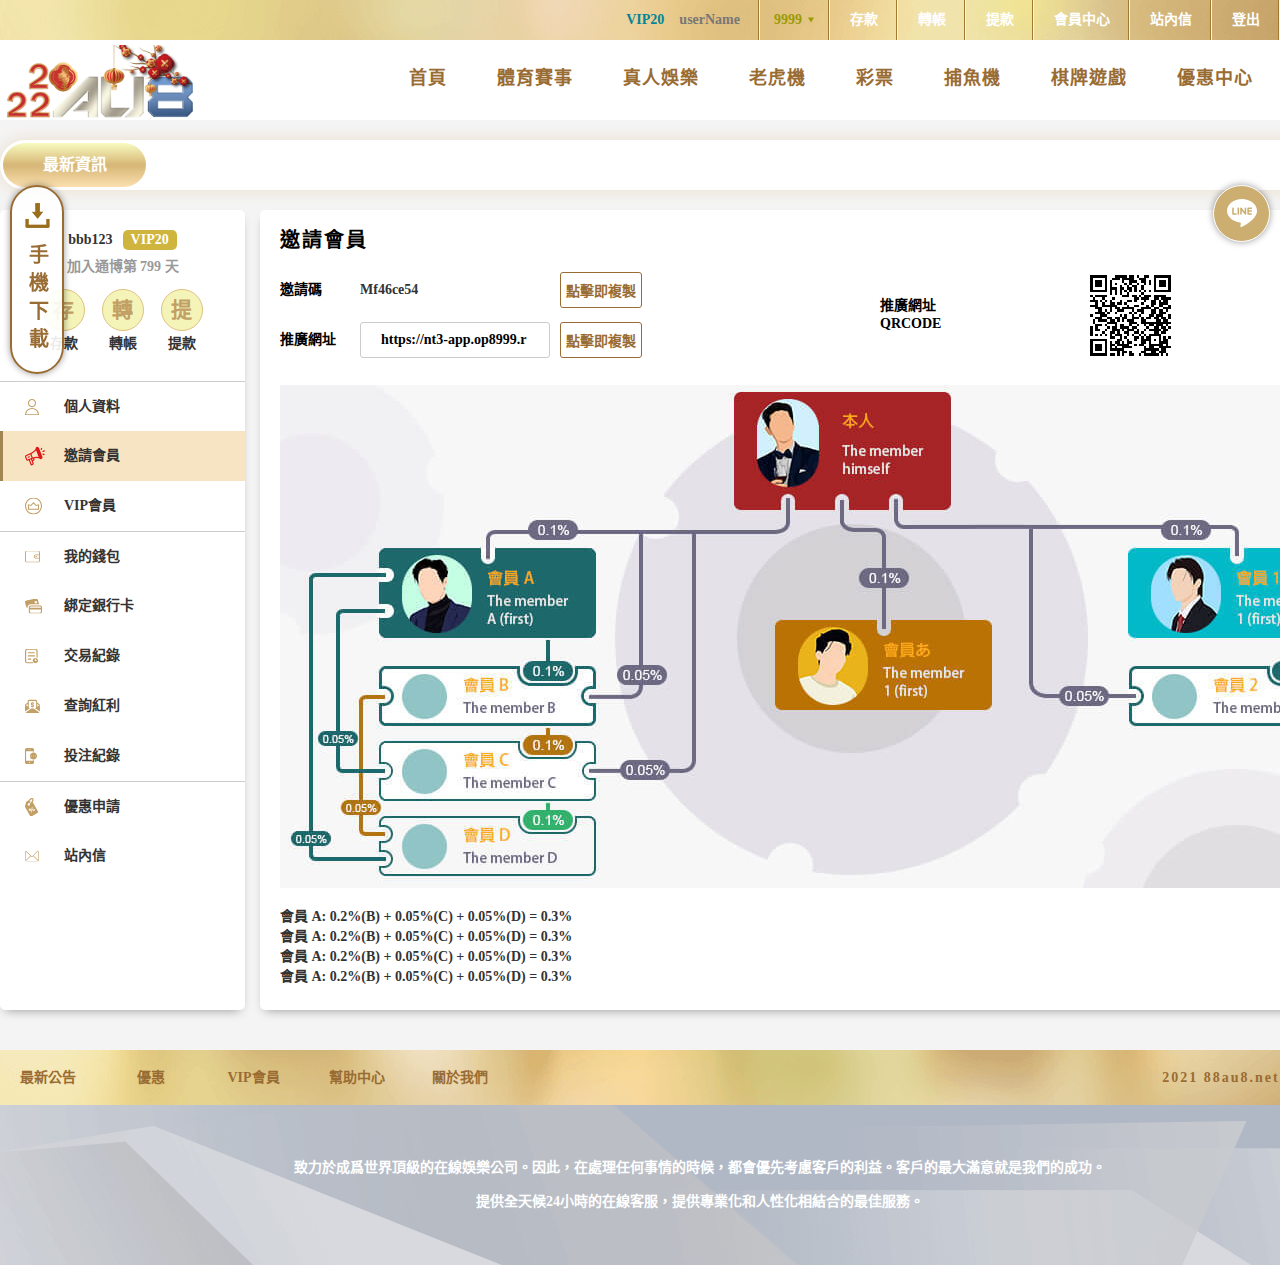
<file: html/invite.html>
<!DOCTYPE html>
<html lang="zh-TW">
<head>
    <meta charset="UTF-8">
    <meta name="viewport" content="width=device-width, initial-scale=0.25">
    <title>Document</title>
    <link rel="stylesheet" href="../css/style.css">
    <link rel="stylesheet" href="../js/slick-1.8.1/slick/slick.css">
    <link rel="stylesheet" href="../js/slick-1.8.1/slick/slick-theme.css">
    <script src="https://code.jquery.com/jquery-3.6.0.min.js"></script>
    <script src="https://code.jquery.com/jquery-2.2.0.min.js"></script>
    <script src="../js/slick-1.8.1/slick/slick.min.js"></script>
    <script src="../js/javascript.js"></script>
</head>
<body>
    <header>
        <div class="top">
            <!-- <span class="brad">
                TONG BOU
                <span class="time"></span>
            </span> -->
            <ul class="user alLogin display">
                <li class="lv">
                    <span>VIP20</span>
                    userName
                </li>
                <li class="moneyTotal">
                    <span class="total">9999</span>
                    <i class="money_arrow"></i>
                    <ul class="transferInfo">
                        <li class="platform">
                            <div>
                                <p>BNG娛樂</p>
                                <p class="money">
                                    <i class="display"></i>
                                    <span></span>
                                </p>
                            </div>
                        </li>
                        <li class="platform">
                            <div>
                                <p>pls</p>
                                <p class="money">
                                    <i></i>
                                    <span>0</span>
                                </p>
                            </div>
                        </li>
                        <li class="platform">
                            <div>
                                <p>SimplePlay</p>
                                <p class="money">
                                    <i></i>
                                    <span>0</span>
                                </p>
                            </div>
                        </li>
                        <li class="platform">
                            <div>
                                <p>歐博</p>
                                <p class="money">
                                    <i></i>
                                    <span>0</span>
                                </p>
                            </div>
                        </li>
                        <li class="platform">
                            <div>
                                <p>SG</p>
                                <p class="money">
                                    <i></i>
                                    <span>0</span>
                                </p>
                            </div>
                        </li>
                        <li class="platform">
                            <div>
                                <p>RTG</p>
                                <p class="money">
                                    <i></i>
                                    <span>0</span>
                                </p>
                            </div>
                        </li>
                        <li class="platform">
                            <div>
                                <p>IFUN</p>
                                <p class="money">
                                    <i></i>
                                    <span>0</span>
                                </p>
                            </div>
                        </li>
                        <li class="platform">
                            <div>
                                <p>WM</p>
                                <p class="money">
                                    <i></i>
                                    <span>0</span>
                                </p>
                            </div>
                        </li>
                        <li class="platform">
                            <div>
                                <p>GS</p>
                                <p class="money">
                                    <i></i>
                                    <span>0</span>
                                </p>
                            </div>
                        </li>
                        <li class="platform">
                            <div>
                                <p>必贏</p>
                                <p class="money">
                                    <i></i>
                                    <span>0</span>
                                </p>
                            </div>
                        </li>
                        <li class="platform">
                            <div>
                                <p>36588體育</p>
                                <p class="money">
                                    <i></i>
                                    <span>0</span>
                                </p>
                            </div>
                        </li>
                        <li class="platform">
                            <div>
                                <p>RSG</p>
                                <p class="money">
                                    <i></i>
                                    <span>0</span>
                                </p>
                            </div>
                        </li>
                        <li class="platform">
                            <div>
                                <p>PNG</p>
                                <p class="money">
                                    <i></i>
                                    <span>0</span>
                                </p>
                            </div>
                        </li>
                    </ul>
                </li>
                <li onclick="window.location.href='./deposit.html'">
                    存款
                </li>
                <li onclick="window.location.href='./transfer.html'">
                    轉帳
                </li>
                <li onclick="window.location.href='./withdrawal.html'">
                    提款
                </li>
                <li onclick="window.location.href='./member.html'">
                    會員中心
                </li>
                <li onclick="window.location.href='./mail.html'">
                    站內信
                </li>
                <li class="logoutBtn" onclick="window.location.href='../index.html'">
                    登出
                </li>
                <li class="lang">
                    <select>
                        <option>繁體中文</option>
                        <option>简体中文</option>
                        <option>ENGLISH</option>
                        <option>日本語</option>
                    </select>
                </li>
            </ul>
        </div>
        <div class="gameNav">
            <div class="center">
                <img class="logo" src="../images/icon/logo.png">
                <ul>
                    <li class="menu" onclick="window.location.href='../index.html'">首頁</li>
                    <li class="sportBtn" onclick="window.location.href='./sportPage.html'">體育賽事</li>
                    <li class="liveBtn" onclick="window.location.href='./livePage.html'">真人娛樂</li>
                    <li class="slotBtn" onclick="window.location.href='./slotPage.html'">老虎機</li>
                    <li class="lotteryBtn" onclick="window.location.href='./lotteryPage.html'">彩票</li>
                    <li class="fishBtn" onclick="window.location.href='./fishPage.html'">捕魚機</li>
                    <li class="boardBtn" onclick="window.location.href='./boardPage.html'">棋牌遊戲</li>
                    <!-- <li class="activeWallet">活動錢包</li> -->
                    <li class="event" onclick="window.location.href='./event.html'">優惠中心</li>
                    <li class="vip" onclick="window.location.href='./vip.html'">VIP會員</li>
                </ul>
            </div>
        </div>
        <div class="topGameList">
            <div class="listWrap">
                <div class="center">
                    <i class="prev"></i>
                    <div class="container">
                        <ul class="sport">
                            <li onclick="openSportGame()">
                                <div>
                                    <img src="../images/partner/sport/36588.png">
                                </div>
                                <p>36588體育</p>
                            </li>
                        </ul>
                        <ul class="live">
                            <li onclick="openLiveGame()">
                                <div>
                                    <img src="../images/partner/live/live_1.png">
                                </div>
                                <p>沙龍真人娛樂</p>
                            </li>
                            <li onclick="openLiveGame()">
                                <div>
                                    <img src="../images/partner/live/live_2.png">
                                </div>
                                <p>歐博真人娛樂</p>
                            </li>
                            <li onclick="openLiveGame()">
                                <div>
                                    <img src="../images/partner/live/live_3.png">
                                </div>
                                <p>DG真人娛樂</p>
                            </li>
                            <li onclick="openLiveGame()">
                                <div>
                                    <img src="../images/partner/live/live_4.png">
                                </div>
                                <p>WM真人娛樂</p>
                            </li>
                            <li onclick="openLiveGame()">
                                <div>
                                    <img src="../images/partner/live/live_5.png">
                                </div>
                                <p>OG真人娛樂</p>
                            </li>
                        </ul>
                        <ul class="slot">
                            <li onclick="window.location.href='./slotPageInner.html'">
                                <div>
                                    <img src="../images/partner/slot/bng.png">
                                </div>
                                <p>BNG電子娛樂</p>
                                <div class="fixBox display">
                                    <p class="title">維護中</p>
                                    <p>2022/03/02 下午2:00 ~</p>
                                    <p>2020/03/02 下午4:00</p>
                                </div>
                            </li>
                            <li onclick="window.location.href='./slotPageInner.html'">
                                <div>
                                    <img src="../images/partner/slot/bwin.png">
                                </div>
                                <p>必贏電子娛樂</p>
                            </li>
                            <li onclick="window.location.href='./slotPageInner.html'">
                                <div>
                                    <img src="../images/partner/slot/fa.png">
                                </div>
                                <p>福星電子娛樂</p>
                            </li>
                            <li onclick="window.location.href='./slotPageInner.html'">
                                <div>
                                    <img src="../images/partner/slot/gr.png">
                                </div>
                                <p>好路棋牌</p>
                            </li>
                            <li onclick="window.location.href='./slotPageInner.html'">
                                <div>
                                    <img src="../images/partner/slot/ifun.png">
                                </div>
                                <p>FUN GAME</p>
                            </li>
                            <li onclick="window.location.href='./slotPageInner.html'">
                                <div>
                                    <img src="../images/partner/slot/pls.png">
                                </div>
                                <p>PLS電子娛樂</p>
                            </li>
                            <li onclick="window.location.href='./slotPageInner.html'">
                                <div>
                                    <img src="../images/partner/slot/png.png">
                                </div>
                                <p>PNG電子娛樂</p>
                            </li>
                            <li onclick="window.location.href='./slotPageInner.html'">
                                <div>
                                    <img src="../images/partner/slot/rsg.png">
                                </div>
                                <p>RSG電子娛樂</p>
                            </li>
                            <li onclick="window.location.href='./slotPageInner.html'">
                                <div>
                                    <img src="../images/partner/slot/sp.png">
                                </div>
                                <p>SimplePlay</p>
                            </li>
                            <li onclick="window.location.href='./slotPageInner.html'">
                                <div>
                                    <img src="../images/partner/slot/tpg.png">
                                </div>
                                <p>TPG電子娛樂</p>
                            </li>
                            <li onclick="window.location.href='./slotPageInner.html'">
                                <div>
                                    <img src="../images/partner/slot/ufo.png">
                                </div>
                                <p>UFO電子娛樂</p>
                            </li>
                        </ul>
                        <ul class="lottery">
                           <li onclick="openLotteryGame()">
                               <div>
                                   <img src="../images/partner/lottery/sg.png">
                               </div>
                               <p>SG88六合、大樂、539</p>
                           </li>
                           <li onclick="openLotteryGame()">
                               <div>
                                   <img src="../images/partner/lottery/gs.png">
                               </div>
                               <p>京彩彩票</p>
                           </li>
                           <li onclick="openLotteryGame()">
                               <div>
                                   <img src="../images/partner/lottery/rwd.png">
                               </div>
                               <p>白鹿電子娛樂</p>
                           </li>
                        </ul>
                        <ul class="fish">
                            <li onclick="window.location.href='./fishPageInner.html'">
                                <div>
                                    <img src="../images/partner/fish/bwin.png">
                                </div>
                                <p>必贏電子娛樂</p>
                            </li>
                            <li onclick="window.location.href='./fishPageInner.html'">
                                <div>
                                    <img src="../images/partner/fish/fa.png">
                                </div>
                                <p>福星電子娛樂</p>
                            </li>
                            <li onclick="window.location.href='./fishPageInner.html'">
                                <div>
                                    <img src="../images/partner/fish/gr.png">
                                </div>
                                <p>好路棋牌</p>
                            </li>
                            <li onclick="window.location.href='./fishPageInner.html'">
                                <div>
                                    <img src="../images/partner/fish/rsg.png">
                                </div>
                                <p>RSG電子娛樂</p>
                            </li>
                            <li onclick="window.location.href='./fishPageInner.html'">
                                <div>
                                    <img src="../images/partner/fish/sp.png">
                                </div>
                                <p>SimplePlay</p>
                            </li>
                            <li onclick="window.location.href='./fishPageInner.html'">
                                <div>
                                    <img src="../images/partner/fish/tpg.png">
                                </div>
                                <p>TPG電子娛樂</p>
                            </li>
                        </ul>
                        <ul class="board">
                            <li onclick="window.location.href='./boardPageInner.html'">
                                <div>
                                    <img src="../images/partner/board/big.png">
                                </div>
                                <p>大運棋牌</p>
                            </li>
                            <li onclick="window.location.href='./boardPageInner.html'">
                                <div>
                                    <img src="../images/partner/board/bts.png">
                                </div>
                                <p>BTS電子娛樂</p>
                            </li>
                            <li onclick="window.location.href='./boardPageInner.html'">
                                <div>
                                    <img src="../images/partner/board/fa.png">
                                </div>
                                <p>福星電子娛樂</p>
                            </li>
                            <li onclick="window.location.href='./boardPageInner.html'">
                                <div>
                                    <img src="../images/partner/board/gr.png">
                                </div>
                                <p>好路棋牌</p>
                            </li>
                            <li onclick="window.location.href='./boardPageInner.html'">
                                <div>
                                    <img src="../images/partner/board/ifun.png">
                                </div>
                                <p>FUN GAME</p>
                            </li>
                            <li onclick="window.location.href='./boardPageInner.html'">
                                <div>
                                    <img src="../images/partner/board/png.png">
                                </div>
                                <p>PNG電子娛樂</p>
                            </li>
                            <li onclick="window.location.href='./boardPageInner.html'">
                                <div>
                                    <img src="../images/partner/board/rwd.png">
                                </div>
                                <p>白鹿</p>
                            </li>
                        </ul>
                    </div>
                    <i class="next"></i>
                </div>
            </div>
        </div>
    </header>
    <main>
        <div class="innerPage">
            <div class="marqueeArea">
                <div class="center">
                    <div class="marqueeWrap">
                        <i class="marquee_ic">
                            <p>最新資訊</p>
                        </i>
                        <div class="marquee">
                            <p>測試跑馬燈</p>
                        </div>
                    </div>
                </div>
            </div>
            <div class="center">
                <aside class="innerSide">
                    <div class="userInfo">
                        <div>
                            <p class="account">
                                bbb123
                                <span class="lv">VIP20</span>
                            </p>
                            <p class="days">加入通博第 799 天</p>
                            <ul class="quickSelect">
                                <li onclick="window.location.href='./deposit.html'">
                                    <p class="btn">存</p>
                                    <p>存款</p>
                                </li>
                                <li onclick="window.location.href='./transfer.html'">
                                    <p class="btn">轉</p>
                                    <p>轉帳</p>
                                </li>
                                <li onclick="window.location.href='./withdrawal.html'">
                                    <p class="btn">提</p>
                                    <p>提款</p>
                                </li>
                            </ul>
                        </div>
                    </div>
                    <ul class="innerNav">
                        <li onclick="window.location.href='./member.html'">
                            <i class="user_ic"></i>
                            個人資料
                        </li>
                        <li class="active" onclick="window.location.href='./invite.html'">
                            <i class="invite_ic"></i>
                            邀請會員
                        </li>
                        <li onclick="window.location.href='./vip.html'">
                            <i class="vip_ic"></i>
                            VIP會員
                        </li>
                        <li onclick="window.location.href='./wallet.html'">
                            <i class="wallet_ic"></i>
                            我的錢包
                        </li>
                        <li onclick="window.location.href='./bankCard.html'">
                            <i class="card_ic"></i>
                            綁定銀行卡
                        </li>
                        <li onclick="window.location.href='./dealRecord.html'">
                            <i class="dealRecord_ic"></i>
                            交易紀錄
                        </li>
                        <li onclick="window.location.href='./point.html'">
                            <i class="dividend_ic"></i>
                            查詢紅利
                        </li>
                        <li onclick="window.location.href='./betRecord.html'">
                            <i class="betRecord_ic"></i>
                            投注紀錄
                        </li>
                        <li onclick="window.location.href='./eventApply.html'">
                            <i class="event_ic"></i>
                            優惠申請
                        </li>
                        <li onclick="window.location.href='./mail.html'">
                            <i class="mail_ic"></i>
                            站內信
                        </li>
                    </ul>
                </aside>
                <section>
                    <div class="inviteWrap">
                        <p class="title">邀請會員</p>
                        <div class="box">
                            <div class="left">
                                <div class="row">
                                    <p>邀請碼</p>
                                    <p>Mf46ce54</p>
                                    <button>點擊即複製</button>
                                </div>
                                <div class="row">
                                    <p>推廣網址</p>
                                    <p>
                                        <input type="text" value="https://nt3-app.op8999.r">
                                    </p>
                                    <button>點擊即複製</button>
                                </div>
                            </div>
                            <div class="right">
                                <p>
                                    推廣網址
                                    <br>
                                    QRCODE
                                </p>
                                <div></div>
                            </div>
                        </div>
                        <div class="mainImg"></div>
                        <div class="wordBox">
                            <p>會員 A: 0.2%(B) + 0.05%(C) + 0.05%(D) = 0.3%</p>
                            <p>會員 A: 0.2%(B) + 0.05%(C) + 0.05%(D) = 0.3%</p>
                            <p>會員 A: 0.2%(B) + 0.05%(C) + 0.05%(D) = 0.3%</p>
                            <p>會員 A: 0.2%(B) + 0.05%(C) + 0.05%(D) = 0.3%</p>
                        </div>
                    </div>
                </section>
            </div>
        </div>
    </main>
    <nav class="sideBar">
        <p class="download" onclick="window.location.href='./help.html'">
            <i></i>
            手機下載
        </p>
        <ul class="rightSide">
            <li class="line" onclick="window.location.href='./help.html'">
                <i></i>
            </li>
        </ul>
    </nav>
    <footer>
        <div class="top">
            <div class="center">
                <div class="btnBox">
                    <ul>
                        <li class="openNews">最新公告</li>
                        <li onclick="window.location.href='./event.html'">優惠</li>
                        <li onclick="window.location.href='./vip.html'">VIP會員</li>
                        <li onclick="window.location.href='./help.html'">幫助中心</li>
                        <li onclick="window.location.href='./help.html'">關於我們</li>
                    </ul>
                </div>
                <p>2021 88au8.net 版權所有 │ 18+</p>
            </div>
        </div>
        <div class="footerList">
            <div class="center">
                <p>致力於成爲世界頂級的在線娛樂公司。因此，在處理任何事情的時候，都會優先考慮客戶的利益。客戶的最大滿意就是我們的成功。</p>
                <p>提供全天候24小時的在線客服，提供專業化和人性化相結合的最佳服務。</p>
            </div>
        </div>
    </footer>
    <div class="filter">
         <!--最新公告-->
         <div class="jumpWindow news">
            <div class="title">
                <p>最新公告</p>
                <i class="close_ic"></i>
            </div>
            <ul class="nav">
                <li class="hot active">熱門</li>
                <li class="normal">一般</li>
                <li class="deposit">存款</li>
            </ul>
            <ul class="content forHot display">
                <li>
                    <div>
                        <p class="text">公告測試公告測試公告測試公告測試公告測試公告測試公告測試</p>
                        <p class="date">2021/09/26</p>
                    </div>
                </li>
                <li>
                    <div>
                        <p class="text">公告測試</p>
                        <p class="date">2021/09/26</p>
                    </div>
                </li>
                <li>
                    <div>
                        <p class="text">公告測試公告測試公告測試公告測試公告測試公告測試公告測試公告測試公告測試公告測試公告測試公告測試公告測試公告測試公告測試公告測試公告測試公告測試公告測試公告測試公告測試公告測試公告測試公告測試公告測試公告測試</p>
                        <p class="date">2021/09/26</p>
                    </div>
                </li>
            </ul>
            <ul class="content forNormal">
                <li>
                    <div>
                        <p class="text">公告測試</p>
                        <p class="date">2021/09/26</p>
                    </div>
                </li>
                <li>
                    <div>
                        <p class="text">公告測試</p>
                        <p class="date">2021/09/26</p>
                    </div>
                </li>
            </ul>
            <ul class="content forDeposit">
                <li>
                    <div>
                        <p class="text">公告測試</p>
                        <p class="date">2021/09/26</p>
                    </div>
                </li>
            </ul>
        </div>
        <!--遊戲投注彈窗-->
        <div class="jumpWindow betWindow sportGame">
            <div class="title">
                <p>快速轉帳</p>
                <i class="close_ic"></i>
            </div>
            <form>
                <div class="row">
                    <p>平台</p>
                    <div class="smallTitle">36588</div>
                </div>
                <div class="row">
                    <p>中心錢包</p>
                    <input type="text" value="$9999" readonly>
                </div>
                <div class="row">
                    <i class="trans_arrow"></i>
                </div>
                <div class="row">
                    <p>BNG電子娛樂</p>
                    <input type="text" value="$0" readonly>
                </div>
                <div class="row">
                    <p>轉帳金額</p>
                    <input type="text" value="$100">
                </div>
                <div class="row forBtn">
                    <div class="btnBox">
                        <button>$100</button>
                        <button>$500</button>
                        <button>$1000</button>
                        <button>$3000</button>
                        <button>$5000</button>
                        <button>$10000</button>
                        <button>全部</button>
                    </div>
                </div>
                <div class="row forBtn">
                    <button class="check">確認</button>
                </div>
            </form>
            <div class="enterGame">
                <button>進入遊戲</button>
            </div>
        </div>
        <div class="jumpWindow betWindow liveGame">
            <div class="title">
                <p>快速轉帳</p>
                <i class="close_ic"></i>
            </div>
            <form>
                <div class="row">
                    <p>平台</p>
                    <div class="smallTitle">ALLBET</div>
                </div>
                <div class="row">
                    <p>中心錢包</p>
                    <input type="text" value="$9999" readonly>
                </div>
                <div class="row">
                    <i class="trans_arrow"></i>
                </div>
                <div class="row">
                    <p>歐博真人</p>
                    <input type="text" value="$0" readonly>
                </div>
                <div class="row">
                    <p>轉帳金額</p>
                    <input type="text" value="$100">
                </div>
                <div class="row forBtn">
                    <div class="btnBox">
                        <button>$100</button>
                        <button>$500</button>
                        <button>$1000</button>
                        <button>$3000</button>
                        <button>$5000</button>
                        <button>$10000</button>
                        <button>全部</button>
                    </div>
                </div>
                <div class="row forBtn">
                    <button class="check">確認</button>
                </div>
            </form>
            <div class="enterGame">
                <button>進入遊戲</button>
            </div>
        </div>
        <div class="jumpWindow betWindow lotteryGame">
            <div class="title">
                <p>快速轉帳</p>
                <i class="close_ic"></i>
            </div>
            <form>
                <div class="row">
                    <p>平台</p>
                    <div class="smallTitle">京彩彩票</div>
                </div>
                <div class="row">
                    <p>中心錢包</p>
                    <input type="text" value="$9999" readonly>
                </div>
                <div class="row">
                    <i class="trans_arrow"></i>
                </div>
                <div class="row">
                    <p>SG彩票</p>
                    <input type="text" value="$0" readonly>
                </div>
                <div class="row">
                    <p>轉帳金額</p>
                    <input type="text" value="$100">
                </div>
                <div class="row forBtn">
                    <div class="btnBox">
                        <button>$100</button>
                        <button>$500</button>
                        <button>$1000</button>
                        <button>$3000</button>
                        <button>$5000</button>
                        <button>$10000</button>
                        <button>全部</button>
                    </div>
                </div>
                <div class="row forBtn">
                    <button class="check">確認</button>
                </div>
            </form>
            <div class="enterGame">
                <button>進入遊戲</button>
            </div>
        </div>
    </div>
</body>
</html>
</file>
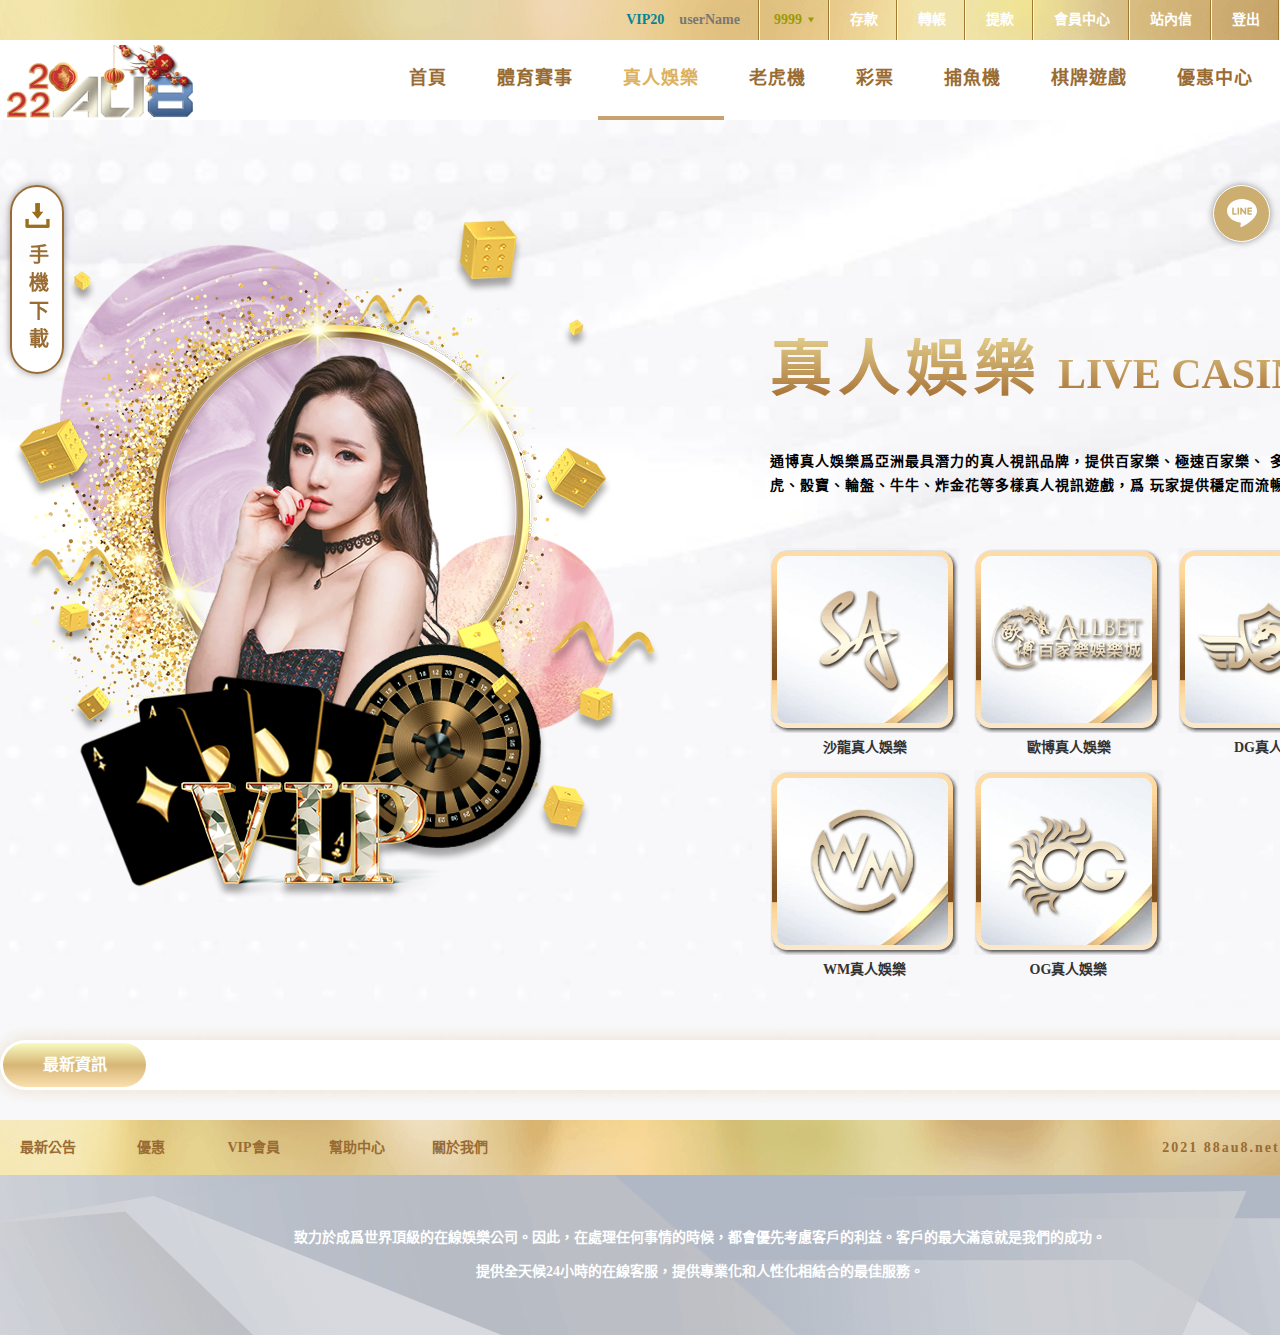
<file: html/livePage.html>
<!DOCTYPE html>
<html lang="zh-TW">
<head>
    <meta charset="UTF-8">
    <meta name="viewport" content="width=device-width, initial-scale=0.25">
    <title>Document</title>
    <link rel="stylesheet" href="../css/style.css">
    <link rel="stylesheet" href="../js/slick-1.8.1/slick/slick.css">
    <link rel="stylesheet" href="../js/slick-1.8.1/slick/slick-theme.css">
    <script src="https://code.jquery.com/jquery-3.6.0.min.js"></script>
    <script src="https://code.jquery.com/jquery-2.2.0.min.js"></script>
    <script src="../js/slick-1.8.1/slick/slick.min.js"></script>
    <script src="../js/javascript.js"></script>
</head>
<body>
    <header>
        <div class="top">
            <!-- <span class="brad">
                TONG BOU
                <span class="time"></span>
            </span> -->
            <ul class="user alLogin display">
                <li class="lv">
                    <span>VIP20</span>
                    userName
                </li>
                <li class="moneyTotal">
                    <span class="total">9999</span>
                    <i class="money_arrow"></i>
                    <ul class="transferInfo">
                        <li class="platform">
                            <div>
                                <p>BNG娛樂</p>
                                <p class="money">
                                    <i class="display"></i>
                                    <span></span>
                                </p>
                            </div>
                        </li>
                        <li class="platform">
                            <div>
                                <p>pls</p>
                                <p class="money">
                                    <i></i>
                                    <span>0</span>
                                </p>
                            </div>
                        </li>
                        <li class="platform">
                            <div>
                                <p>SimplePlay</p>
                                <p class="money">
                                    <i></i>
                                    <span>0</span>
                                </p>
                            </div>
                        </li>
                        <li class="platform">
                            <div>
                                <p>歐博</p>
                                <p class="money">
                                    <i></i>
                                    <span>0</span>
                                </p>
                            </div>
                        </li>
                        <li class="platform">
                            <div>
                                <p>SG</p>
                                <p class="money">
                                    <i></i>
                                    <span>0</span>
                                </p>
                            </div>
                        </li>
                        <li class="platform">
                            <div>
                                <p>RTG</p>
                                <p class="money">
                                    <i></i>
                                    <span>0</span>
                                </p>
                            </div>
                        </li>
                        <li class="platform">
                            <div>
                                <p>IFUN</p>
                                <p class="money">
                                    <i></i>
                                    <span>0</span>
                                </p>
                            </div>
                        </li>
                        <li class="platform">
                            <div>
                                <p>WM</p>
                                <p class="money">
                                    <i></i>
                                    <span>0</span>
                                </p>
                            </div>
                        </li>
                        <li class="platform">
                            <div>
                                <p>GS</p>
                                <p class="money">
                                    <i></i>
                                    <span>0</span>
                                </p>
                            </div>
                        </li>
                        <li class="platform">
                            <div>
                                <p>必贏</p>
                                <p class="money">
                                    <i></i>
                                    <span>0</span>
                                </p>
                            </div>
                        </li>
                        <li class="platform">
                            <div>
                                <p>36588體育</p>
                                <p class="money">
                                    <i></i>
                                    <span>0</span>
                                </p>
                            </div>
                        </li>
                        <li class="platform">
                            <div>
                                <p>RSG</p>
                                <p class="money">
                                    <i></i>
                                    <span>0</span>
                                </p>
                            </div>
                        </li>
                        <li class="platform">
                            <div>
                                <p>PNG</p>
                                <p class="money">
                                    <i></i>
                                    <span>0</span>
                                </p>
                            </div>
                        </li>
                    </ul>
                </li>
                <li onclick="window.location.href='./deposit.html'">
                    存款
                </li>
                <li onclick="window.location.href='./transfer.html'">
                    轉帳
                </li>
                <li onclick="window.location.href='./withdrawal.html'">
                    提款
                </li>
                <li onclick="window.location.href='./member.html'">
                    會員中心
                </li>
                <li onclick="window.location.href='./mail.html'">
                    站內信
                </li>
                <li class="logoutBtn" onclick="window.location.href='../index.html'">
                    登出
                </li>
                <li class="lang">
                    <select>
                        <option>繁體中文</option>
                        <option>简体中文</option>
                        <option>ENGLISH</option>
                        <option>日本語</option>
                    </select>
                </li>
            </ul>
        </div>
        <div class="gameNav">
            <div class="center">
                <img class="logo" src="../images/icon/logo.png">
                <ul>
                    <li class="menu" onclick="window.location.href='../index.html'">首頁</li>
                    <li class="sportBtn" onclick="window.location.href='./sportPage.html'">體育賽事</li>
                    <li class="liveBtn active" onclick="window.location.href='./livePage.html'">真人娛樂</li>
                    <li class="slotBtn" onclick="window.location.href='./slotPage.html'">老虎機</li>
                    <li class="lotteryBtn" onclick="window.location.href='./lotteryPage.html'">彩票</li>
                    <li class="fishBtn" onclick="window.location.href='./fishPage.html'">捕魚機</li>
                    <li class="boardBtn" onclick="window.location.href='./boardPage.html'">棋牌遊戲</li>
                    <!-- <li class="activeWallet">活動錢包</li> -->
                    <li class="event" onclick="window.location.href='./event.html'">優惠中心</li>
                    <li class="vip" onclick="window.location.href='./vip.html'">VIP會員</li>
                </ul>
            </div>
        </div>
        <div class="topGameList">
            <div class="listWrap">
                <div class="center">
                    <i class="prev"></i>
                    <div class="container">
                        <ul class="sport">
                            <li onclick="openSportGame()">
                                <div>
                                    <img src="../images/partner/sport/36588.png">
                                </div>
                                <p>36588體育</p>
                            </li>
                        </ul>
                        <ul class="live">
                            <li onclick="openLiveGame()">
                                <div>
                                    <img src="../images/partner/live/live_1.png">
                                </div>
                                <p>沙龍真人娛樂</p>
                            </li>
                            <li onclick="openLiveGame()">
                                <div>
                                    <img src="../images/partner/live/live_2.png">
                                </div>
                                <p>歐博真人娛樂</p>
                            </li>
                            <li onclick="openLiveGame()">
                                <div>
                                    <img src="../images/partner/live/live_3.png">
                                </div>
                                <p>DG真人娛樂</p>
                            </li>
                            <li onclick="openLiveGame()">
                                <div>
                                    <img src="../images/partner/live/live_4.png">
                                </div>
                                <p>WM真人娛樂</p>
                            </li>
                            <li onclick="openLiveGame()">
                                <div>
                                    <img src="../images/partner/live/live_5.png">
                                </div>
                                <p>OG真人娛樂</p>
                            </li>
                        </ul>
                        <ul class="slot">
                            <li onclick="window.location.href='./slotPageInner.html'">
                                <div>
                                    <img src="../images/partner/slot/bng.png">
                                </div>
                                <p>BNG電子娛樂</p>
                                <div class="fixBox display">
                                    <p class="title">維護中</p>
                                    <p>2022/03/02 下午2:00 ~</p>
                                    <p>2020/03/02 下午4:00</p>
                                </div>
                            </li>
                            <li onclick="window.location.href='./slotPageInner.html'">
                                <div>
                                    <img src="../images/partner/slot/bwin.png">
                                </div>
                                <p>必贏電子娛樂</p>
                            </li>
                            <li onclick="window.location.href='./slotPageInner.html'">
                                <div>
                                    <img src="../images/partner/slot/fa.png">
                                </div>
                                <p>福星電子娛樂</p>
                            </li>
                            <li onclick="window.location.href='./slotPageInner.html'">
                                <div>
                                    <img src="../images/partner/slot/gr.png">
                                </div>
                                <p>好路棋牌</p>
                            </li>
                            <li onclick="window.location.href='./slotPageInner.html'">
                                <div>
                                    <img src="../images/partner/slot/ifun.png">
                                </div>
                                <p>FUN GAME</p>
                            </li>
                            <li onclick="window.location.href='./slotPageInner.html'">
                                <div>
                                    <img src="../images/partner/slot/pls.png">
                                </div>
                                <p>PLS電子娛樂</p>
                            </li>
                            <li onclick="window.location.href='./slotPageInner.html'">
                                <div>
                                    <img src="../images/partner/slot/png.png">
                                </div>
                                <p>PNG電子娛樂</p>
                            </li>
                            <li onclick="window.location.href='./slotPageInner.html'">
                                <div>
                                    <img src="../images/partner/slot/rsg.png">
                                </div>
                                <p>RSG電子娛樂</p>
                            </li>
                            <li onclick="window.location.href='./slotPageInner.html'">
                                <div>
                                    <img src="../images/partner/slot/sp.png">
                                </div>
                                <p>SimplePlay</p>
                            </li>
                            <li onclick="window.location.href='./slotPageInner.html'">
                                <div>
                                    <img src="../images/partner/slot/tpg.png">
                                </div>
                                <p>TPG電子娛樂</p>
                            </li>
                            <li onclick="window.location.href='./slotPageInner.html'">
                                <div>
                                    <img src="../images/partner/slot/ufo.png">
                                </div>
                                <p>UFO電子娛樂</p>
                            </li>
                        </ul>
                        <ul class="lottery">
                           <li onclick="openLotteryGame()">
                               <div>
                                   <img src="../images/partner/lottery/sg.png">
                               </div>
                               <p>SG88六合、大樂、539</p>
                           </li>
                           <li onclick="openLotteryGame()">
                               <div>
                                   <img src="../images/partner/lottery/gs.png">
                               </div>
                               <p>京彩彩票</p>
                           </li>
                           <li onclick="openLotteryGame()">
                               <div>
                                   <img src="../images/partner/lottery/rwd.png">
                               </div>
                               <p>白鹿電子娛樂</p>
                           </li>
                        </ul>
                        <ul class="fish">
                            <li onclick="window.location.href='./fishPageInner.html'">
                                <div>
                                    <img src="../images/partner/fish/bwin.png">
                                </div>
                                <p>必贏電子娛樂</p>
                            </li>
                            <li onclick="window.location.href='./fishPageInner.html'">
                                <div>
                                    <img src="../images/partner/fish/fa.png">
                                </div>
                                <p>福星電子娛樂</p>
                            </li>
                            <li onclick="window.location.href='./fishPageInner.html'">
                                <div>
                                    <img src="../images/partner/fish/gr.png">
                                </div>
                                <p>好路棋牌</p>
                            </li>
                            <li onclick="window.location.href='./fishPageInner.html'">
                                <div>
                                    <img src="../images/partner/fish/rsg.png">
                                </div>
                                <p>RSG電子娛樂</p>
                            </li>
                            <li onclick="window.location.href='./fishPageInner.html'">
                                <div>
                                    <img src="../images/partner/fish/sp.png">
                                </div>
                                <p>SimplePlay</p>
                            </li>
                            <li onclick="window.location.href='./fishPageInner.html'">
                                <div>
                                    <img src="../images/partner/fish/tpg.png">
                                </div>
                                <p>TPG電子娛樂</p>
                            </li>
                        </ul>
                        <ul class="board">
                            <li onclick="window.location.href='./boardPageInner.html'">
                                <div>
                                    <img src="../images/partner/board/big.png">
                                </div>
                                <p>大運棋牌</p>
                            </li>
                            <li onclick="window.location.href='./boardPageInner.html'">
                                <div>
                                    <img src="../images/partner/board/bts.png">
                                </div>
                                <p>BTS電子娛樂</p>
                            </li>
                            <li onclick="window.location.href='./boardPageInner.html'">
                                <div>
                                    <img src="../images/partner/board/fa.png">
                                </div>
                                <p>福星電子娛樂</p>
                            </li>
                            <li onclick="window.location.href='./boardPageInner.html'">
                                <div>
                                    <img src="../images/partner/board/gr.png">
                                </div>
                                <p>好路棋牌</p>
                            </li>
                            <li onclick="window.location.href='./boardPageInner.html'">
                                <div>
                                    <img src="../images/partner/board/ifun.png">
                                </div>
                                <p>FUN GAME</p>
                            </li>
                            <li onclick="window.location.href='./boardPageInner.html'">
                                <div>
                                    <img src="../images/partner/board/png.png">
                                </div>
                                <p>PNG電子娛樂</p>
                            </li>
                            <li onclick="window.location.href='./boardPageInner.html'">
                                <div>
                                    <img src="../images/partner/board/rwd.png">
                                </div>
                                <p>白鹿</p>
                            </li>
                        </ul>
                    </div>
                    <i class="next"></i>
                </div>
            </div>
        </div>
    </header>
    <main>
        <div class="gameWrap">
            <div class="content livePage">
                <div class="center">
                    <img class="mainImg" src="../images/partner/live/liveBG_1.png">
                    <div class="textBox">
                        <div class="title">
                            <p class="big">真人娛樂</p>
                            <p class="small">LIVE CASINO</p>
                        </div>
                        <p class="mainCnt">
                            通博真人娛樂爲亞洲最具潛力的真人視訊品牌，提供百家樂、極速百家樂、
                            多彩百家樂 、龍虎、骰寶、輪盤、牛牛、炸金花等多樣真人視訊遊戲，爲
                            玩家提供穩定而流暢的遊 戲服務。 
                        </p>
                        <div class="btnBox">
                            <div class="innBox">
                                <ul>
                                    <li>
                                        <div class="imgBox">
                                            <img src="../images/partner/live/liveBtn_1.png">
                                        </div>
                                        <p>沙龍真人娛樂</p>
                                    </li>
                                    <li>
                                        <div class="imgBox">
                                            <img src="../images/partner/live/liveBtn_2.png">
                                        </div>
                                        <p>歐博真人娛樂</p>
                                    </li>
                                    <li>
                                        <div class="imgBox">
                                            <img src="../images/partner/live/liveBtn_3.png">
                                        </div>
                                        <p>DG真人娛樂</p>
                                    </li>
                                    <li>
                                        <div class="imgBox">
                                            <img src="../images/partner/live/liveBtn_4.png">
                                        </div>
                                        <p>WM真人娛樂</p>
                                    </li>
                                    <li>
                                        <div class="imgBox">
                                            <img src="../images/partner/live/liveBtn_5.png">
                                        </div>
                                        <p>OG真人娛樂</p>
                                    </li>
                                </ul>
                            </div>
                        </div>
                    </div>
                </div>
            </div>
            <div class="marqueeArea">
                <div class="center">
                    <div class="marqueeWrap">
                        <i class="marquee_ic">
                            <p>最新資訊</p>
                        </i>
                        <div class="marquee">
                            <p>測試跑馬燈</p>
                        </div>
                    </div>
                </div>
            </div>
        </div>
    </main>
    <nav class="sideBar">
        <p class="download" onclick="window.location.href='./help.html'">
            <i></i>
            手機下載
        </p>
        <ul class="rightSide">
            <li class="line" onclick="window.location.href='./help.html'">
                <i></i>
            </li>
        </ul>
    </nav>
    <footer>
        <div class="top">
            <div class="center">
                <div class="btnBox">
                    <ul>
                        <li class="openNews">最新公告</li>
                        <li onclick="window.location.href='./event.html'">優惠</li>
                        <li onclick="window.location.href='./vip.html'">VIP會員</li>
                        <li onclick="window.location.href='./help.html'">幫助中心</li>
                        <li onclick="window.location.href='./help.html'">關於我們</li>
                    </ul>
                </div>
                <p>2021 88au8.net 版權所有 │ 18+</p>
            </div>
        </div>
        <div class="footerList">
            <div class="center">
                <p>致力於成爲世界頂級的在線娛樂公司。因此，在處理任何事情的時候，都會優先考慮客戶的利益。客戶的最大滿意就是我們的成功。</p>
                <p>提供全天候24小時的在線客服，提供專業化和人性化相結合的最佳服務。</p>
            </div>
        </div>
    </footer>
    <div class="filter">
        <!--最新公告-->
        <div class="jumpWindow news">
            <div class="title">
                <p>最新公告</p>
                <i class="close_ic"></i>
            </div>
            <ul class="nav">
                <li class="hot active">熱門</li>
                <li class="normal">一般</li>
                <li class="deposit">存款</li>
            </ul>
            <ul class="content forHot display">
                <li>
                    <div>
                        <p class="text">公告測試公告測試公告測試公告測試公告測試公告測試公告測試</p>
                        <p class="date">2021/09/26</p>
                    </div>
                </li>
                <li>
                    <div>
                        <p class="text">公告測試</p>
                        <p class="date">2021/09/26</p>
                    </div>
                </li>
                <li>
                    <div>
                        <p class="text">公告測試公告測試公告測試公告測試公告測試公告測試公告測試公告測試公告測試公告測試公告測試公告測試公告測試公告測試公告測試公告測試公告測試公告測試公告測試公告測試公告測試公告測試公告測試公告測試公告測試公告測試</p>
                        <p class="date">2021/09/26</p>
                    </div>
                </li>
            </ul>
            <ul class="content forNormal">
                <li>
                    <div>
                        <p class="text">公告測試</p>
                        <p class="date">2021/09/26</p>
                    </div>
                </li>
                <li>
                    <div>
                        <p class="text">公告測試</p>
                        <p class="date">2021/09/26</p>
                    </div>
                </li>
            </ul>
            <ul class="content forDeposit">
                <li>
                    <div>
                        <p class="text">公告測試</p>
                        <p class="date">2021/09/26</p>
                    </div>
                </li>
            </ul>
        </div>
        <!--遊戲投注彈窗-->
        <div class="jumpWindow betWindow sportGame">
            <div class="title">
                <p>快速轉帳</p>
                <i class="close_ic"></i>
            </div>
            <form>
                <div class="row">
                    <p>平台</p>
                    <div class="smallTitle">36588</div>
                </div>
                <div class="row">
                    <p>中心錢包</p>
                    <input type="text" value="$9999" readonly>
                </div>
                <div class="row">
                    <i class="trans_arrow"></i>
                </div>
                <div class="row">
                    <p>BNG電子娛樂</p>
                    <input type="text" value="$0" readonly>
                </div>
                <div class="row">
                    <p>轉帳金額</p>
                    <input type="text" value="$100">
                </div>
                <div class="row forBtn">
                    <div class="btnBox">
                        <button>$100</button>
                        <button>$500</button>
                        <button>$1000</button>
                        <button>$3000</button>
                        <button>$5000</button>
                        <button>$10000</button>
                        <button>全部</button>
                    </div>
                </div>
                <div class="row forBtn">
                    <button class="check">確認</button>
                </div>
            </form>
            <div class="enterGame">
                <button>進入遊戲</button>
            </div>
        </div>
        <div class="jumpWindow betWindow liveGame">
            <div class="title">
                <p>快速轉帳</p>
                <i class="close_ic"></i>
            </div>
            <form>
                <div class="row">
                    <p>平台</p>
                    <div class="smallTitle">ALLBET</div>
                </div>
                <div class="row">
                    <p>中心錢包</p>
                    <input type="text" value="$9999" readonly>
                </div>
                <div class="row">
                    <i class="trans_arrow"></i>
                </div>
                <div class="row">
                    <p>歐博真人</p>
                    <input type="text" value="$0" readonly>
                </div>
                <div class="row">
                    <p>轉帳金額</p>
                    <input type="text" value="$100">
                </div>
                <div class="row forBtn">
                    <div class="btnBox">
                        <button>$100</button>
                        <button>$500</button>
                        <button>$1000</button>
                        <button>$3000</button>
                        <button>$5000</button>
                        <button>$10000</button>
                        <button>全部</button>
                    </div>
                </div>
                <div class="row forBtn">
                    <button class="check">確認</button>
                </div>
            </form>
            <div class="enterGame">
                <button>進入遊戲</button>
            </div>
        </div>
        <div class="jumpWindow betWindow lotteryGame">
            <div class="title">
                <p>快速轉帳</p>
                <i class="close_ic"></i>
            </div>
            <form>
                <div class="row">
                    <p>平台</p>
                    <div class="smallTitle">京彩彩票</div>
                </div>
                <div class="row">
                    <p>中心錢包</p>
                    <input type="text" value="$9999" readonly>
                </div>
                <div class="row">
                    <i class="trans_arrow"></i>
                </div>
                <div class="row">
                    <p>SG彩票</p>
                    <input type="text" value="$0" readonly>
                </div>
                <div class="row">
                    <p>轉帳金額</p>
                    <input type="text" value="$100">
                </div>
                <div class="row forBtn">
                    <div class="btnBox">
                        <button>$100</button>
                        <button>$500</button>
                        <button>$1000</button>
                        <button>$3000</button>
                        <button>$5000</button>
                        <button>$10000</button>
                        <button>全部</button>
                    </div>
                </div>
                <div class="row forBtn">
                    <button class="check">確認</button>
                </div>
            </form>
            <div class="enterGame">
                <button>進入遊戲</button>
            </div>
        </div>
    </div>
</body>
</html>
</file>
<file: css/style.css>
@charset "UTF-8";
button:disabled {
  background: #ccc !important;
  border: none !important;
  color: #ffffff !important;
  -webkit-box-shadow: none !important;
          box-shadow: none !important;
  cursor: not-allowed;
}

input:-moz-read-only {
  background: #f5f5f5 !important;
  border-color: #cccccc !important;
  color: #000000 !important;
  box-shadow: none !important;
  pointer-events: none !important;
}

input:read-only {
  background: #f5f5f5 !important;
  border-color: #cccccc !important;
  color: #000000 !important;
  -webkit-box-shadow: none !important;
          box-shadow: none !important;
  pointer-events: none !important;
}

.bg {
  background: url("../images/bg.jpg") no-repeat top center;
  background-size: cover;
}

header {
  background: url("../images/headerBG.jpg") no-repeat;
}

header .acc_ic,
header .pass_ic {
  background: url("../images/icon/inputIC.png") no-repeat;
  background-size: 100%;
}

header .signupBtn i {
  background: url("../images/icon/signupIC.png") no-repeat;
  background-size: 100%;
}

header .forget i {
  background: url("../images/icon/question.png") no-repeat;
  background-size: 100%;
}

header .transferInfo .money i {
  background: url("../images/icon/svg/loading_g.svg") no-repeat;
  background-size: 100%;
}

.topGameList .prev, .topGameList .next {
  background: url("../images/icon/svg/arrow_g.svg") no-repeat;
  background-size: 100%;
}

.download i {
  background: url("../images/icon/download.png") no-repeat;
  background-size: 100%;
}

.rightSide .line i {
  background: url("../images/icon/svg/line.svg") no-repeat;
  background-size: 100%;
}

footer .top {
  background: url("../images/footerBG_1.png") no-repeat;
}

footer .top li:hover,
footer .top li:active,
footer .top li.active {
  background: url("../images/footerHover.png") no-repeat;
  background-size: 100%;
}

footer .footerList {
  background: url("../images/footerBG_2.png") no-repeat top center;
  background-size: cover;
}

.jumpWindow .close_ic {
  background: url("../images/icon/svg/close_w.svg") no-repeat;
  background-size: 100%;
}

.jumpWindow.betWindow .trans_arrow {
  background: url("../images/icon/svg/transfer_arrow.svg") no-repeat;
  background-size: 100%;
}

.jumpWindow.loading .content div {
  background: url("../images/icon/svg/loading_b.svg") no-repeat;
  background-size: 100%;
}

.gameWrap {
  background: url("../images/gameBg.jpg") no-repeat top center;
  background-size: cover;
}

.slotBody .search_ic {
  background: url("../images/icon/svg/search.svg") no-repeat top center;
  background-size: cover;
}

.slotBody .pfName button i {
  background: url("../images/icon/svg/arrow_w.svg") no-repeat;
  background-size: 100%;
}

.slotBody .gameList .textBox .love {
  background: url("../images/icon/svg/love1.svg") no-repeat;
  background-size: 100%;
}

.slotBody .gameList .textBox .love.active {
  background: url("../images/icon/svg/love2.svg") no-repeat;
  background-size: 100%;
}

.eventTitle {
  background: url("../images/eventTitle_bg.png") no-repeat;
  background-size: cover;
}

.eventBody .event_ic {
  background: url("../images/icon/svg/entire.svg") no-repeat;
  background-size: 100%;
}

.eventDetail .back_ic {
  background: url("../images/icon/svg/return.svg") no-repeat;
  background-size: 100%;
}

.innerNav .user_ic {
  background: url("../images/icon/svg/innerNav_user.svg") no-repeat;
  background-size: 100%;
}

.innerNav .vip_ic {
  background: url("../images/icon/svg/innerNav_vip.svg") no-repeat;
  background-size: 100%;
}

.innerNav .wallet_ic {
  background: url("../images/icon/svg/innerNav_wallet.svg") no-repeat;
  background-size: 100%;
}

.innerNav .card_ic {
  background: url("../images/icon/svg/innerNav_card.svg") no-repeat;
  background-size: 100%;
}

.innerNav .dealRecord_ic {
  background: url("../images/icon/svg/innerNav_dealRecord.svg") no-repeat;
  background-size: 100%;
}

.innerNav .betRecord_ic {
  background: url("../images/icon/svg/innerNav_betRecord.svg") no-repeat;
  background-size: 100%;
}

.innerNav .event_ic {
  background: url("../images/icon/svg/innerNav_event.svg") no-repeat;
  background-size: 100%;
}

.innerNav .mail_ic {
  background: url("../images/icon/svg/innerNav_mail.svg") no-repeat;
  background-size: 100%;
}

.innerNav .dividend_ic {
  background: url("../images/icon/svg/innerNav_dividend.svg");
  background-size: 100%;
}

.innerNav .invite_ic {
  background: url("../images/icon/svg/innerNav_invite.svg");
  background-size: 100%;
}

.memberWrap .level .data_ic {
  background: url("../images/icon/svg/data.svg") no-repeat center;
  background-size: 65%;
}

.memberWrap .level .phone_ic {
  background: url("../images/icon/svg/phone.svg") no-repeat center;
  background-size: 65%;
}

.memberWrap .level .bankcard_ic {
  background: url("../images/icon/svg/bankcard.svg") no-repeat center;
  background-size: 65%;
}

.memberWrap .level .mail_ic {
  background: url("../images/icon/svg/mail_w.svg") no-repeat center;
  background-size: 65%;
}

.vipHeader .medal {
  background: url("../images/icon/medal.png") no-repeat;
  background-size: 100%;
}

.vipWrap .detailTitle .back {
  background: url("../images/icon/svg/arrow_r.svg") no-repeat;
  background-size: 100%;
}

.vipWrap .detailCardBox .prev, .vipWrap .detailCardBox .next {
  background: url("../images/icon/svg/arrow_r.svg") no-repeat;
  background-size: 100%;
}

.vipWrap .detailCardBox .cardBg {
  background: url("../images/vip_card.png") no-repeat;
  background-size: 100%;
}

.vipWrap .detailCardBox .cardBg .medal {
  background: url("../images/icon/medal.png") no-repeat;
  background-size: 100%;
}

.vipWrap .detailCardBox .cardBg.v1 {
  background: url("../images/vip_card_2.png") no-repeat;
  background-size: 100%;
}

.vipWrap .detailCardBox .cardBg.v1 .medal {
  background: url("../images/icon/medal_2.png") no-repeat;
  background-size: 100%;
}

.vipWrap .detailCardBox .cardBg.v2 {
  background: url("../images/vip_card_3.png") no-repeat;
  background-size: 100%;
}

.vipWrap .detailCardBox .cardBg.v2 .medal {
  background: url("../images/icon/medal_3.png") no-repeat;
  background-size: 100%;
}

.dealWrap .waterBox .arrow_ic {
  background: url("../images/icon/svg/arrow_r.svg") no-repeat;
  background-size: 100%;
}

.cardMiddle .card .addCard_ic {
  background: url("../images/icon/svg/addCard.svg") no-repeat;
  background-size: 100%;
}

.rightSide .smallBoard .arrow {
  background: url("../images/icon/svg/arrow_r.svg") no-repeat;
  background-size: 100%;
}

.mailWrap.innerMode .title .arrow_ic {
  background: url("../images/icon/svg/arrow_r.svg") no-repeat;
  background-size: 100%;
}

.mailWrap.innerMode .msgTitle .prev, .mailWrap.innerMode .msgTitle .next {
  background: url("../images/icon/svg/arrow_g.svg") no-repeat center;
  background-size: 11px 19px;
}

.betWrap .fakeTable .arrow_ic {
  background: url("../images/icon/svg/arrow_r.svg") no-repeat;
  background-size: 100%;
}

.depositWrap .top .title button i {
  background: url("../images/icon/svg/problem.svg") no-repeat;
  background-size: 100%;
}

.depositWrap .list .card_ic {
  background: url("../images/icon/svg/card.svg") no-repeat;
  background-size: 100%;
}

.depositWrap .list .atm_ic {
  background: url("../images/icon/svg/atm.svg") no-repeat;
  background-size: 100%;
}

.depositWrap .list .shop_ic {
  background: url("../images/icon/svg/shop.svg") no-repeat;
  background-size: 100%;
}

.depositWrap .list .prev, .depositWrap .list .next {
  background: url("../images/icon/svg/arrow_r.svg") no-repeat;
  background-size: 100%;
}

.rightSide .trans_arrow {
  background: url("../images/icon/svg/transfer_arrow.svg") no-repeat;
  background-size: 100%;
}

.withdrawalWrap .smallTitle .reset_ic {
  background: url("../images/icon/svg/refresh.svg") no-repeat;
  background-size: 100%;
}

.withdrawalWrap .platformBox .db_arrow {
  background: url("../images/icon/svg/unfold.svg") no-repeat;
  background-size: 100%;
}

.transferWrap .walletTitle .reset_ic {
  background: url("../images/icon/svg/refresh.svg") no-repeat;
  background-size: 100%;
}

.transferWrap .platform .db_arrow {
  background: url("../images/icon/svg/unfold.svg") no-repeat;
  background-size: 100%;
}

.transferWrap .platformBox .trans_ic {
  background: url("../images/icon/svg/transfer_arrow.svg") no-repeat;
  background-size: 100%;
}

.helpPage {
  background: url("../images/help_bg.png") no-repeat top center;
  background-size: cover;
  background-attachment: fixed;
}

.helpPage .nav .arrow_ic {
  background: url("../images/icon/svg/arrow_r.svg") no-repeat;
  background-size: 100%;
}

.helpPage .nav .bulb {
  background: url("../images/icon/svg/bulb.svg") no-repeat;
  background-size: 100%;
}

.helpPage .nav .problem {
  background: url("../images/icon/svg/helpProblem.svg") no-repeat;
  background-size: 100%;
}

.helpPage .nav .aboutUs {
  background: url("../images/icon/svg/aboutus.svg") no-repeat;
  background-size: 100%;
}

.helpPage .teachList .arrow_ic {
  background: url("../images/icon/svg/arrow_b.svg") no-repeat;
  background-size: 100%;
}

.helpPage .img.online01 {
  background: url("../images/help/online01.png") no-repeat;
  background-size: 100%;
}

.helpPage .img.online02 {
  background: url("../images/help/online02.png") no-repeat;
  background-size: 100%;
}

.helpPage .img.online03 {
  background: url("../images/help/online03.png") no-repeat;
  background-size: 100%;
}

.helpPage .img.online04 {
  background: url("../images/help/online04.png") no-repeat;
  background-size: 100%;
}

.helpPage .img.online05 {
  background: url("../images/help/online05.png") no-repeat;
  background-size: 100%;
}

.registerWrap {
  background: url("../images/register_background.png") no-repeat;
  background-size: cover;
  background-attachment: fixed;
}

.registerWrap .person_ic {
  background: url("../images/icon/svg/register.svg") no-repeat;
  background-size: 100%;
}

.registerWrap .eye {
  background: url("../images/icon/svg/eye.svg") no-repeat;
  background-size: 100%;
}

.registerWrap .left {
  background: url("../images/register_background2.png") no-repeat;
  background-size: cover;
}

.inviteWrap .right div {
  background: url("../images/icon/qr.png") no-repeat;
  background-size: 100%;
}

.inviteWrap .mainImg {
  background: url("../images/invite.jpg") no-repeat;
  background-size: 100%;
}

header .topGameList div {
  width: 220px;
  height: 184px;
}
header .topGameList div img {
  width: 100%;
  height: 100%;
  -o-object-fit: contain;
     object-fit: contain;
}

header .logo {
  width: 200px;
  height: 80px;
  -o-object-fit: cover;
     object-fit: cover;
}

.single-item img {
  width: 100%;
  max-height: 494px;
  -o-object-fit: cover;
     object-fit: cover;
}

.mainWrap .typeList img {
  width: 338px;
  height: 270px;
  -o-object-fit: contain;
     object-fit: contain;
}

.gameWrap .mainImg {
  width: 675px;
  height: 732px;
}

.gameWrap .btnBox img {
  width: 189px;
  height: 185px;
  -o-object-fit: cover;
     object-fit: cover;
  -o-object-position: top;
     object-position: top;
}
.gameWrap .btnBox img:hover, .gameWrap .btnBox img:active, .gameWrap .btnBox img.active {
  -o-object-position: bottom;
     object-position: bottom;
}

.pfName img {
  width: auto;
  height: 85%;
}

.slotBody .gameList img {
  width: 100%;
  height: 165px;
}

.eventBox .imgBox {
  width: 100%;
  height: 250px;
}
.eventBox .imgBox img {
  width: 100%;
  -o-object-fit: contain;
     object-fit: contain;
}

.checkEvent .imgBox img {
  width: 100%;
  -o-object-fit: contain;
     object-fit: contain;
}

.registerWrap .left img {
  width: 250px;
}

.rightSide .smallBoard img {
  width: 92%;
}

/* http://meyerweb.com/eric/tools/css/reset/ 
   v2.0 | 20110126
   License: none (public domain)
*/
html, body, div, span, applet, object, iframe,
h1, h2, h3, h4, h5, h6, p, blockquote, pre,
a, abbr, acronym, address, big, cite, code,
del, dfn, em, img, ins, kbd, q, s, samp,
small, strike, strong, sub, sup, tt, var,
b, u, i, center,
dl, dt, dd, ol, ul, li,
fieldset, form, label, legend,
table, caption, tbody, tfoot, thead, tr, th, td,
article, aside, canvas, details, embed,
figure, figcaption, footer, header, hgroup,
menu, nav, output, ruby, section, summary,
time, mark, audio, video {
  margin: 0;
  padding: 0;
  border: 0;
  font-size: 100%;
  font: inherit;
  vertical-align: baseline;
}

/* HTML5 display-role reset for older browsers */
article, aside, details, figcaption, figure,
footer, header, hgroup, menu, nav, section {
  display: block;
}

body {
  line-height: 1;
  font-family: "微軟正黑體";
}

ol, ul {
  list-style: none;
}

blockquote, q {
  quotes: none;
}

blockquote:before, blockquote:after,
q:before, q:after {
  content: "";
  content: none;
}

table {
  border-collapse: collapse;
  border-spacing: 0;
  font-family: "微軟正黑體";
}

button {
  cursor: pointer;
  outline: none;
  border: none;
  padding: 0px;
  font-family: "微軟正黑體";
}

select, input {
  outline: none;
  -webkit-box-sizing: border-box;
          box-sizing: border-box;
  font-family: "微軟正黑體";
}

main {
  display: block;
}

html, body {
  width: 100%;
  height: auto;
}

html {
  width: 100%;
  height: auto;
}
html body {
  width: 100%;
  height: 100%;
  min-width: 1400px;
  min-height: 768px;
  position: relative;
}
html body header {
  width: 100%;
  height: 120px;
  position: relative;
}
html body header .top {
  width: 1400px;
  height: 40px;
  margin: 0px auto;
  display: -webkit-box;
  display: -ms-flexbox;
  display: flex;
  -webkit-box-align: center;
      -ms-flex-align: center;
          align-items: center;
  -webkit-box-pack: end;
      -ms-flex-pack: end;
          justify-content: flex-end;
}
html body header .top .user {
  width: auto;
  height: 100%;
  -webkit-box-align: center;
      -ms-flex-align: center;
          align-items: center;
  color: #ffffff;
  font-size: 14px;
  font-weight: bold;
  display: none;
}
html body header .top .user.display {
  display: -webkit-box;
  display: -ms-flexbox;
  display: flex;
}
html body header .top .user.alLogin li:not(.platform) {
  cursor: pointer;
}
html body header .top .user.alLogin li:not(.platform):hover, html body header .top .user.alLogin li:not(.platform):active, html body header .top .user.alLogin li:not(.platform).active {
  background: #5d4614;
}
html body header .top .user.alLogin li:not(.platform):nth-of-type(1), html body header .top .user.alLogin li:not(.platform):nth-of-type(2) {
  cursor: default;
}
html body header .top .user.alLogin li:not(.platform):nth-of-type(1):hover, html body header .top .user.alLogin li:not(.platform):nth-of-type(1):active, html body header .top .user.alLogin li:not(.platform):nth-of-type(1).active, html body header .top .user.alLogin li:not(.platform):nth-of-type(2):hover, html body header .top .user.alLogin li:not(.platform):nth-of-type(2):active, html body header .top .user.alLogin li:not(.platform):nth-of-type(2).active {
  background: none;
}
html body header .top .user li:not(.platform) {
  display: -webkit-box;
  display: -ms-flexbox;
  display: flex;
  width: auto;
  height: 100%;
  padding: 0 20px;
  -webkit-box-align: center;
      -ms-flex-align: center;
          align-items: center;
  position: relative;
}
html body header .top .user li:not(.platform)::before {
  content: "";
  position: absolute;
  width: 1px;
  height: 100%;
  top: 0;
  right: 0;
  background: #a27a2f;
  border-right: solid 1px #fff7d2;
}
html body header .top .user li:not(.platform) .loginForm {
  width: 100%;
  height: 100%;
  display: -webkit-box;
  display: -ms-flexbox;
  display: flex;
  -webkit-box-align: center;
      -ms-flex-align: center;
          align-items: center;
}
html body header .top .user li:not(.platform) .loginForm div {
  position: relative;
}
html body header .top .user li:not(.platform) .loginForm div i {
  width: 11px;
  height: 15px;
  position: absolute;
  top: 52%;
  -webkit-transform: translateY(-50%);
          transform: translateY(-50%);
  left: 12px;
}
html body header .top .user li:not(.platform) .loginForm div i.pass_ic {
  background-position-y: 100%;
}
html body header .top .user li:not(.platform) .loginForm div input {
  width: 152px;
  height: 30px;
  margin-right: 8px;
  border: solid 1px #cccccc;
  background: #ffffff;
  color: #4d4d4d;
  border-radius: 3px;
  padding: 0 5px 0 30px;
  font-size: 14px;
  font-weight: bold;
}
html body header .top .user li:not(.platform) .loginForm button {
  width: auto;
  height: 28px;
  background: -webkit-gradient(linear, left bottom, left top, from(#ddb78c), color-stop(30%, #ffe1a8), color-stop(50%, #fff8ba), color-stop(95%, #f0d9a3));
  background: linear-gradient(to top, #ddb78c 0%, #ffe1a8 30%, #fff8ba 50%, #f0d9a3 95%);
  border: solid 1px #f0e4ac;
  color: #301a12;
  font-size: 15px;
  padding: 0 18px;
  font-weight: bold;
  border-radius: 3px;
}
html body header .top .user li:not(.platform) .loginForm button:hover, html body header .top .user li:not(.platform) .loginForm button:active, html body header .top .user li:not(.platform) .loginForm button.active {
  background: -webkit-gradient(linear, left top, left bottom, from(#ddb78c), color-stop(70%, #ffe1a8), color-stop(75%, #fff8ba), color-stop(95%, #f0d9a3));
  background: linear-gradient(to bottom, #ddb78c 0%, #ffe1a8 70%, #fff8ba 75%, #f0d9a3 95%);
}
html body header .top .user li:not(.platform) .loginForm button.signupBtn {
  margin-left: 8px;
  background: -webkit-gradient(linear, left bottom, left top, from(#2a8a4b), color-stop(55%, #6dd191), color-stop(99%, #54a874));
  background: linear-gradient(to top, #2a8a4b 0%, #6dd191 55%, #54a874 99%);
  border: solid 1px #f0e4ac;
  color: #ffffff;
  font-size: 15px;
  padding: 0 8px;
  font-weight: bold;
  border-radius: 3px;
}
html body header .top .user li:not(.platform) .loginForm button.signupBtn:hover, html body header .top .user li:not(.platform) .loginForm button.signupBtn:active, html body header .top .user li:not(.platform) .loginForm button.signupBtn.active {
  background: -webkit-gradient(linear, left top, left bottom, from(#2a8a4b), color-stop(75%, #6dd191), color-stop(99%, #54a874));
  background: linear-gradient(to bottom, #2a8a4b 0%, #6dd191 75%, #54a874 99%);
}
html body header .top .user li:not(.platform) .loginForm button.signupBtn i {
  display: inline-block;
  width: 12px;
  height: 14px;
  margin: 0 4px -1px 0;
}
html body header .top .user li:not(.platform).lv {
  color: #777777;
  font-weight: bold;
}
html body header .top .user li:not(.platform).lv span {
  color: #008599;
  padding-right: 15px;
}
html body header .top .user li:not(.platform).forget {
  font-size: 14px;
  cursor: pointer;
  font-weight: bold;
  letter-spacing: 1px;
}
html body header .top .user li:not(.platform).forget:hover, html body header .top .user li:not(.platform).forget:active, html body header .top .user li:not(.platform).forget.active {
  background: #5d4614;
}
html body header .top .user li:not(.platform).forget i {
  display: block;
  width: 19px;
  height: 19px;
  margin-right: 10px;
}
html body header .top .user li:not(.platform).moneyTotal {
  position: relative;
  color: #9b9b04;
  padding: 0 20px 0 14px;
}
html body header .top .user li:not(.platform).moneyTotal::after {
  content: "";
  position: absolute;
  top: 50%;
  -webkit-transform: translateY(-50%);
          transform: translateY(-50%);
  width: 0px;
  height: 0px;
  border-style: solid;
  border-width: 5px 3px 0px 3px;
  border-color: #9b9b04 transparent;
}
html body header .top .user li:not(.platform).moneyTotal::after {
  right: 16px;
}
html body header .top .user li:not(.platform).moneyTotal .total {
  padding-right: 8px;
}
html body header .top .user li:not(.platform).moneyTotal .transferInfo {
  width: 290px;
  height: auto;
  top: 40px;
  background: #ecdabc;
  border: solid 1px #bb9645;
  position: absolute;
  left: 0;
  z-index: 5;
  display: none;
}
html body header .top .user li:not(.platform).moneyTotal .transferInfo.display {
  display: block;
}
html body header .top .user li:not(.platform).moneyTotal .transferInfo li {
  border-bottom: solid 1px #bb9645;
  padding: 11px 16px;
  -webkit-box-sizing: border-box;
          box-sizing: border-box;
}
html body header .top .user li:not(.platform).moneyTotal .transferInfo li div {
  color: #333333;
  width: 100%;
  height: 100%;
  font-weight: bold;
  display: -webkit-box;
  display: -ms-flexbox;
  display: flex;
  -webkit-box-align: center;
      -ms-flex-align: center;
          align-items: center;
  -webkit-box-pack: justify;
      -ms-flex-pack: justify;
          justify-content: space-between;
  position: relative;
}
html body header .top .user li:not(.platform).moneyTotal .transferInfo li div .money {
  color: #bd0b0b;
}
html body header .top .user li:not(.platform).moneyTotal .transferInfo.display {
  display: block;
}
html body header .top .user li:not(.platform).moneyTotal .transferInfo li {
  width: 100%;
  height: 47px;
}
html body header .top .user li:not(.platform).moneyTotal .transferInfo li div .money i {
  display: none;
  position: absolute;
  width: 20px;
  height: 20px;
  top: 50%;
  -webkit-transform: translateY(-50%);
          transform: translateY(-50%);
  right: -6px;
  -webkit-animation: circle 1s linear infinite;
          animation: circle 1s linear infinite;
}
html body header .top .user li:not(.platform).moneyTotal .transferInfo li div .money i.display {
  display: block;
}
@-webkit-keyframes circle {
  0% {
    -webkit-transform: translateY(-50%) rotate(0deg);
            transform: translateY(-50%) rotate(0deg);
  }
  100% {
    -webkit-transform: translateY(-50%) rotate(360deg);
            transform: translateY(-50%) rotate(360deg);
  }
}
@keyframes circle {
  0% {
    -webkit-transform: translateY(-50%) rotate(0deg);
            transform: translateY(-50%) rotate(0deg);
  }
  100% {
    -webkit-transform: translateY(-50%) rotate(360deg);
            transform: translateY(-50%) rotate(360deg);
  }
}
html body header .top .user li:not(.platform).lang select {
  width: auto;
  height: auto;
  background: none;
  border: none;
  color: #ffffff;
  cursor: pointer;
  font-size: 14px;
}
html body header .top .user li:not(.platform).lang select option {
  background: #ffffff;
  color: #333333;
}
html body header .gameNav {
  width: 100%;
  height: 80px;
  background: #ffffff;
}
html body header .gameNav .center {
  width: 1400px;
  height: 100%;
  margin: 0 auto;
  display: -webkit-box;
  display: -ms-flexbox;
  display: flex;
  -webkit-box-align: center;
      -ms-flex-align: center;
          align-items: center;
  -webkit-box-pack: justify;
      -ms-flex-pack: justify;
          justify-content: space-between;
}
html body header .gameNav .center .logo {
  margin-top: 10px;
}
html body header .gameNav .center ul {
  width: auto;
  height: 100%;
  display: -webkit-box;
  display: -ms-flexbox;
  display: flex;
}
html body header .gameNav .center ul li {
  display: -webkit-box;
  display: -ms-flexbox;
  display: flex;
  -webkit-box-align: center;
      -ms-flex-align: center;
          align-items: center;
  width: auto;
  height: 100%;
  padding: 0 25px;
  font-size: 18px;
  letter-spacing: 1px;
  cursor: pointer;
  -webkit-box-sizing: border-box;
          box-sizing: border-box;
  border-bottom: solid 4px transparent;
  color: #996c33;
  font-weight: bold;
}
html body header .gameNav .center ul li:hover, html body header .gameNav .center ul li:active, html body header .gameNav .center ul li.active {
  border-color: #c7a16e;
  color: #dcb160;
}
html body header .topGameList {
  width: 100%;
  height: 0;
  overflow: hidden;
  position: absolute;
  left: 0px;
  bottom: -226px;
  z-index: 10;
}
html body header .topGameList.display {
  height: auto;
}
html body header .topGameList .listWrap {
  width: 100%;
  height: 226px;
  -webkit-box-sizing: border-box;
          box-sizing: border-box;
  border-top: solid 1px #cccccc;
  background: #ffffff;
}
html body header .topGameList .listWrap .center {
  width: 1400px;
  height: 100%;
  margin: 0 auto;
  display: -webkit-box;
  display: -ms-flexbox;
  display: flex;
  -webkit-box-align: center;
      -ms-flex-align: center;
          align-items: center;
  -webkit-box-pack: center;
      -ms-flex-pack: center;
          justify-content: center;
}
html body header .topGameList .listWrap .center i {
  display: none;
  width: 15px;
  height: 30px;
  cursor: pointer;
}
html body header .topGameList .listWrap .center i.prev {
  margin-right: 10px;
}
html body header .topGameList .listWrap .center i.next {
  -webkit-transform: scaleX(-1);
          transform: scaleX(-1);
  margin-left: 10px;
}
html body header .topGameList .listWrap .center i.display {
  display: block;
}
html body header .topGameList .listWrap .center .container {
  width: 1320px;
  height: 100%;
  overflow: hidden;
}
html body header .topGameList .listWrap .center .container ul {
  display: none;
  width: 100%;
  height: 100%;
  -webkit-transition: 0.6s ease;
  transition: 0.6s ease;
}
html body header .topGameList .listWrap .center .container ul.display {
  display: -webkit-box;
  display: -ms-flexbox;
  display: flex;
}
html body header .topGameList .listWrap .center .container ul li {
  cursor: pointer;
  display: -webkit-box;
  display: -ms-flexbox;
  display: flex;
  -webkit-box-pack: center;
      -ms-flex-pack: center;
          justify-content: center;
  -webkit-box-orient: vertical;
  -webkit-box-direction: normal;
      -ms-flex-direction: column;
          flex-direction: column;
  position: relative;
}
html body header .topGameList .listWrap .center .container ul li p {
  font-size: 14px;
  padding-top: 8px;
  text-align: center;
  font-weight: bold;
  color: #333333;
}
html body header .topGameList .listWrap .center .container ul li .fixBox {
  display: none;
  position: absolute;
  width: 92%;
  height: 92%;
  border-radius: 5px;
  background: #0000009e;
  -webkit-box-align: center;
      -ms-flex-align: center;
          align-items: center;
  -webkit-box-pack: center;
      -ms-flex-pack: center;
          justify-content: center;
  -webkit-box-orient: vertical;
  -webkit-box-direction: normal;
      -ms-flex-direction: column;
          flex-direction: column;
  top: 50%;
  left: 50%;
  -webkit-transform: translate(-50%, -50%);
          transform: translate(-50%, -50%);
  cursor: not-allowed;
}
html body header .topGameList .listWrap .center .container ul li .fixBox.display {
  display: -webkit-box;
  display: -ms-flexbox;
  display: flex;
}
html body header .topGameList .listWrap .center .container ul li .fixBox p {
  color: #ffffff;
  font-size: 14px;
  font-weight: bold;
}
html body header .topGameList .listWrap .center .container ul li .fixBox p.title {
  margin-bottom: 30px;
}
html body .ad {
  width: 100%;
  min-width: 1400px;
}
html body .ad .single-item {
  margin: 0;
}
html body .ad .single-item .slick-slide {
  outline: none;
}
html body .ad .single-item button {
  z-index: 1;
  width: 285px;
  height: 494px;
}
html body .ad .single-item button::before {
  content: "";
  position: absolute;
  top: 50%;
  left: 50%;
  -webkit-transform: translate(-50%, -50%) rotate(-45deg);
          transform: translate(-50%, -50%) rotate(-45deg);
  width: 8px;
  height: 8px;
  border: solid 6px #ffffff;
  border-width: 6px 0 0 6px;
}
html body .ad .single-item button.slick-prev {
  left: 0px;
}
html body .ad .single-item button.slick-next {
  right: 0px;
}
html body .ad .single-item button.slick-next::before {
  -webkit-transform: translate(-50%, -50%) rotate(45deg) scaleX(-1);
          transform: translate(-50%, -50%) rotate(45deg) scaleX(-1);
}
html body .sideBar .download {
  position: fixed;
  left: 10px;
  top: 185px;
  z-index: 1;
  width: 50px;
  height: 185px;
  font-size: 20px;
  border-radius: 50px;
  font-weight: bold;
  -webkit-writing-mode: vertical-lr;
      -ms-writing-mode: tb-lr;
          writing-mode: vertical-lr;
  letter-spacing: 8px;
  display: -webkit-box;
  display: -ms-flexbox;
  display: flex;
  -webkit-box-align: center;
      -ms-flex-align: center;
          align-items: center;
  -webkit-box-pack: space-evenly;
      -ms-flex-pack: space-evenly;
          justify-content: space-evenly;
  cursor: pointer;
  color: #996c33;
  background: #ffffffe6;
  border: solid 2px #996c33;
  -webkit-box-shadow: 0 0 7px 0 #00000066;
          box-shadow: 0 0 7px 0 #00000066;
}
html body .sideBar .download i {
  width: 25px;
  height: 25px;
}
html body .sideBar .rightSide {
  position: fixed;
  right: 10px;
  top: 185px;
  z-index: 1;
  width: auto;
  height: auto;
}
html body .sideBar .rightSide li {
  width: 55px;
  height: 55px;
  display: -webkit-box;
  display: -ms-flexbox;
  display: flex;
  -webkit-box-align: center;
      -ms-flex-align: center;
          align-items: center;
  -webkit-box-pack: center;
      -ms-flex-pack: center;
          justify-content: center;
  margin-bottom: 5px;
  border-radius: 30px;
  background: #ccae70;
  border: solid 1px #ffffff;
  -webkit-box-shadow: 0 0 7px 0 #00000066;
          box-shadow: 0 0 7px 0 #00000066;
  cursor: pointer;
}
html body .sideBar .rightSide li i {
  width: 30px;
  height: 30px;
}
html body .mainWrap {
  width: 100%;
  height: auto;
  margin-bottom: 30px;
}
html body .mainWrap .center {
  width: 1400px;
  height: auto;
  margin: 0 auto;
}
html body .mainWrap .center .marqueeArea {
  width: 100%;
  height: 50px;
  background: #ffffff;
  -webkit-box-shadow: 0 0 13px 3px #ede4d6;
          box-shadow: 0 0 13px 3px #ede4d6;
  border-radius: 25px;
  margin: 10px 0 60px;
}
html body .mainWrap .center .marqueeArea .center {
  width: 100%;
  height: 100%;
}
html body .mainWrap .center .marqueeArea .center .marqueeWrap {
  width: 100%;
  height: 100%;
  display: -webkit-box;
  display: -ms-flexbox;
  display: flex;
  -webkit-box-align: center;
      -ms-flex-align: center;
          align-items: center;
}
html body .mainWrap .center .marqueeArea .center .marqueeWrap .marquee_ic {
  width: 160px;
  height: 88%;
  border-radius: 25px;
  background: -webkit-gradient(linear, left bottom, left top, from(#fae0af), color-stop(50%, #d7b676), to(#f8fbc0));
  background: linear-gradient(to top, #fae0af 0%, #d7b676 50%, #f8fbc0 100%);
  margin-left: 3px;
  display: -webkit-box;
  display: -ms-flexbox;
  display: flex;
  -webkit-box-align: center;
      -ms-flex-align: center;
          align-items: center;
  -webkit-box-pack: center;
      -ms-flex-pack: center;
          justify-content: center;
}
html body .mainWrap .center .marqueeArea .center .marqueeWrap .marquee_ic p {
  font-size: 16px;
  font-weight: bold;
  color: #ffffff;
}
html body .mainWrap .center .marqueeArea .center .marqueeWrap .marquee {
  width: 100%;
  height: auto;
  overflow: hidden;
}
html body .mainWrap .center .marqueeArea .center .marqueeWrap .marquee p {
  font-size: 14px;
  font-weight: bold;
  color: #4d4d4d;
  display: inline-block;
  -webkit-animation: marquee 10s linear infinite;
          animation: marquee 10s linear infinite;
  padding-left: 100%;
  white-space: nowrap;
}
@-webkit-keyframes marquee {
  0% {
    -webkit-transform: translate(0%);
            transform: translate(0%);
  }
  100% {
    -webkit-transform: translate(-100%);
            transform: translate(-100%);
  }
}
@keyframes marquee {
  0% {
    -webkit-transform: translate(0%);
            transform: translate(0%);
  }
  100% {
    -webkit-transform: translate(-100%);
            transform: translate(-100%);
  }
}
html body .mainWrap .center .typeList {
  width: 100%;
  height: auto;
  display: -webkit-box;
  display: -ms-flexbox;
  display: flex;
  -ms-flex-wrap: wrap;
      flex-wrap: wrap;
}
html body .mainWrap .center .typeList li {
  width: auto;
  height: auto;
  margin: 0 16px 16px 0;
  position: relative;
  cursor: pointer;
}
html body .mainWrap .center .typeList li:nth-of-type(4n) {
  margin-right: 0px;
}
html body .mainWrap .center .typeList li p {
  color: #996c33;
  width: 100%;
  text-align: center;
  font-size: 26px;
  font-weight: bold;
}
html body .mainWrap .center .typeList li .fixBox {
  display: none;
  position: absolute;
  width: 100%;
  height: 100%;
  border-radius: 5px;
  background: #0000009e;
  -webkit-box-align: center;
      -ms-flex-align: center;
          align-items: center;
  -webkit-box-pack: center;
      -ms-flex-pack: center;
          justify-content: center;
  -webkit-box-orient: vertical;
  -webkit-box-direction: normal;
      -ms-flex-direction: column;
          flex-direction: column;
  top: 50%;
  left: 50%;
  -webkit-transform: translate(-50%, -50%);
          transform: translate(-50%, -50%);
  cursor: not-allowed;
}
html body .mainWrap .center .typeList li .fixBox.display {
  display: -webkit-box;
  display: -ms-flexbox;
  display: flex;
}
html body .mainWrap .center .typeList li .fixBox p {
  color: #ffffff;
  font-size: 18px;
  font-weight: bold;
  line-height: 24px;
}
html body .mainWrap .center .typeList li .fixBox p.title {
  margin-bottom: 30px;
}
html body footer {
  width: 100%;
  height: auto;
}
html body footer .top {
  width: 100%;
  height: 55px;
}
html body footer .top .center {
  width: 1400px;
  height: 100%;
  margin: 0 auto;
  display: -webkit-box;
  display: -ms-flexbox;
  display: flex;
  -webkit-box-pack: justify;
      -ms-flex-pack: justify;
          justify-content: space-between;
}
html body footer .top .center .btnBox {
  width: auto;
  height: 100%;
}
html body footer .top .center .btnBox ul {
  display: -webkit-box;
  display: -ms-flexbox;
  display: flex;
  width: auto;
  height: 100%;
}
html body footer .top .center .btnBox ul li {
  width: 95px;
  height: 100%;
  margin-right: 8px;
  display: -webkit-box;
  display: -ms-flexbox;
  display: flex;
  -webkit-box-align: center;
      -ms-flex-align: center;
          align-items: center;
  -webkit-box-pack: center;
      -ms-flex-pack: center;
          justify-content: center;
  cursor: pointer;
  color: #996c33;
  font-weight: bold;
  font-size: 14px;
}
html body footer .top .center .btnBox ul li:hover, html body footer .top .center .btnBox ul li:active, html body footer .top .center .btnBox ul li.active {
  color: #ffffff;
}
html body footer .top .center p {
  font-size: 14px;
  font-weight: bold;
  color: #996c33;
  height: 100%;
  display: -webkit-box;
  display: -ms-flexbox;
  display: flex;
  -webkit-box-align: center;
      -ms-flex-align: center;
          align-items: center;
  letter-spacing: 2px;
}
html body footer .footerList {
  width: 100%;
  height: 160px;
}
html body footer .footerList .center {
  width: 1400px;
  height: 100%;
  margin: 0 auto;
  display: -webkit-box;
  display: -ms-flexbox;
  display: flex;
  -webkit-box-align: center;
      -ms-flex-align: center;
          align-items: center;
  -webkit-box-pack: center;
      -ms-flex-pack: center;
          justify-content: center;
  -webkit-box-orient: vertical;
  -webkit-box-direction: normal;
      -ms-flex-direction: column;
          flex-direction: column;
}
html body footer .footerList .center p {
  font-size: 14px;
  font-weight: bold;
  color: #ffffff;
}
html body footer .footerList .center p:last-child {
  margin-top: 20px;
}
html body .filter {
  display: none;
  position: fixed;
  width: 100%;
  height: 100%;
  z-index: 10;
  background: #0000009e;
  top: 0px;
  left: 0px;
  -webkit-box-align: center;
      -ms-flex-align: center;
          align-items: center;
  -webkit-box-pack: center;
      -ms-flex-pack: center;
          justify-content: center;
}
html body .filter.display {
  display: -webkit-box;
  display: -ms-flexbox;
  display: flex;
}
html body .filter .jumpWindow {
  width: 480px;
  height: auto;
  background: #ffffff;
  border-radius: 5px;
  overflow: hidden;
}
html body .filter .jumpWindow.forgetPassword {
  display: none;
}
html body .filter .jumpWindow.forgetPassword.display {
  display: block;
}
html body .filter .jumpWindow.forgetPassword form {
  display: -webkit-box;
  display: -ms-flexbox;
  display: flex;
  -webkit-box-align: center;
      -ms-flex-align: center;
          align-items: center;
  -webkit-box-orient: vertical;
  -webkit-box-direction: normal;
      -ms-flex-direction: column;
          flex-direction: column;
}
html body .filter .jumpWindow.forgetPassword form input {
  width: 322px;
  height: 42px;
  margin-top: 20px;
  background: #ffffff;
  border: solid 1px #cccccc;
  color: #000000;
  font-size: 14px;
  font-weight: bold;
  border-radius: 3px;
  -webkit-box-sizing: border-box;
          box-sizing: border-box;
  padding-left: 20px;
  padding: 0;
  text-align: center;
}
html body .filter .jumpWindow.forgetPassword form input::-webkit-input-placeholder {
  color: #848484;
}
html body .filter .jumpWindow.forgetPassword form input::-moz-placeholder {
  color: #848484;
}
html body .filter .jumpWindow.forgetPassword form input:-ms-input-placeholder {
  color: #848484;
}
html body .filter .jumpWindow.forgetPassword form input::-ms-input-placeholder {
  color: #848484;
}
html body .filter .jumpWindow.forgetPassword form input::placeholder {
  color: #848484;
}
html body .filter .jumpWindow.forgetPassword form button {
  width: 322px;
  height: 42px;
  margin-top: 15px;
  background: -webkit-gradient(linear, left bottom, left top, from(#fae0af), color-stop(50%, #d7b676), to(#f8fbc0));
  background: linear-gradient(to top, #fae0af 0%, #d7b676 50%, #f8fbc0 100%);
  border: solid 1px #cca172;
  color: #ffffff;
  font-size: 16px;
  font-weight: bold;
  letter-spacing: 1px;
  border-radius: 3px;
}
html body .filter .jumpWindow.forgetPassword form button:hover, html body .filter .jumpWindow.forgetPassword form button:active, html body .filter .jumpWindow.forgetPassword form button.active {
  background: -webkit-gradient(linear, left bottom, left top, from(#f1d7b7), color-stop(50%, #cca172), to(#f1c999));
  background: linear-gradient(to top, #f1d7b7 0%, #cca172 50%, #f1c999 100%);
}
html body .filter .jumpWindow.forgetPassword form p {
  font-size: 14px;
  margin: 30px 0;
  color: #e11515;
}
html body .filter .jumpWindow.news {
  display: none;
  width: 840px;
  min-height: 250px;
  height: auto;
}
html body .filter .jumpWindow.news.display {
  display: block;
}
html body .filter .jumpWindow.news .nav {
  margin: 8px 15px;
  border-bottom: solid 1px #cccccc;
  display: -webkit-box;
  display: -ms-flexbox;
  display: flex;
}
html body .filter .jumpWindow.news .nav li {
  position: relative;
  height: 33px;
  font-size: 16px;
  font-weight: bold;
  letter-spacing: 2px;
  padding: 0 40px;
  cursor: pointer;
  border-bottom: solid 3px transparent;
  color: #4d4d4d;
  display: -webkit-box;
  display: -ms-flexbox;
  display: flex;
  -webkit-box-align: center;
      -ms-flex-align: center;
          align-items: center;
}
html body .filter .jumpWindow.news .nav li:hover, html body .filter .jumpWindow.news .nav li:active, html body .filter .jumpWindow.news .nav li.active {
  color: #dcb160;
  border-color: #c7a16e;
}
html body .filter .jumpWindow.news .nav li::before {
  content: "";
  position: absolute;
  width: 2px;
  height: 15px;
  top: 50%;
  -webkit-transform: translateY(-50%);
          transform: translateY(-50%);
  right: -1px;
  background: #cccccc;
}
html body .filter .jumpWindow.news .content {
  display: none;
  margin: 0px 15px 20px;
}
html body .filter .jumpWindow.news .content.display {
  display: block;
}
html body .filter .jumpWindow.news .content li {
  width: 100%;
  height: 45px;
  padding: 0 5px;
  display: -webkit-box;
  display: -ms-flexbox;
  display: flex;
  -webkit-box-align: center;
      -ms-flex-align: center;
          align-items: center;
  border-bottom: solid 1px #cccccc;
}
html body .filter .jumpWindow.news .content li div {
  width: 100%;
  height: auto;
  display: -webkit-box;
  display: -ms-flexbox;
  display: flex;
  -webkit-box-align: center;
      -ms-flex-align: center;
          align-items: center;
  -webkit-box-pack: justify;
      -ms-flex-pack: justify;
          justify-content: space-between;
}
html body .filter .jumpWindow.news .content li div p {
  font-weight: bold;
}
html body .filter .jumpWindow.news .content li div p.text {
  white-space: nowrap;
  text-overflow: ellipsis;
  overflow: hidden;
  max-width: 670px;
  color: #333333;
  font-size: 16px;
}
html body .filter .jumpWindow.news .content li div p.date {
  color: #999999;
  font-size: 14px;
}
html body .filter .jumpWindow.plsGo {
  display: none;
}
html body .filter .jumpWindow.plsGo.display {
  display: block;
}
html body .filter .jumpWindow.plsGo .content {
  color: #333333;
  font-size: 16px;
  padding: 24px 80px;
  letter-spacing: 1px;
  font-weight: bold;
  text-align: center;
}
html body .filter .jumpWindow.plsGo .btnBox {
  text-align: center;
  padding: 20px 0;
}
html body .filter .jumpWindow.plsGo .btnBox button {
  width: 322px;
  height: 42px;
  background: -webkit-gradient(linear, left bottom, left top, from(#fae0af), color-stop(50%, #d7b676), to(#f8fbc0));
  background: linear-gradient(to top, #fae0af 0%, #d7b676 50%, #f8fbc0 100%);
  border: solid 1px #cca172;
  color: #ffffff;
  font-size: 16px;
  font-weight: bold;
  letter-spacing: 1px;
  border-radius: 3px;
}
html body .filter .jumpWindow.plsGo .btnBox button:hover, html body .filter .jumpWindow.plsGo .btnBox button:active, html body .filter .jumpWindow.plsGo .btnBox button.active {
  background: -webkit-gradient(linear, left bottom, left top, from(#f1d7b7), color-stop(50%, #cca172), to(#f1c999));
  background: linear-gradient(to top, #f1d7b7 0%, #cca172 50%, #f1c999 100%);
}
html body .filter .jumpWindow.passwordWindow {
  display: none;
}
html body .filter .jumpWindow.passwordWindow.display {
  display: block;
}
html body .filter .jumpWindow.passwordWindow form .content {
  width: 100%;
  height: auto;
  -webkit-box-sizing: border-box;
          box-sizing: border-box;
  padding: 24px 80px;
}
html body .filter .jumpWindow.passwordWindow form .content li {
  width: 100%;
  height: auto;
  margin-bottom: 30px;
}
html body .filter .jumpWindow.passwordWindow form .content li:last-child {
  margin: 0;
}
html body .filter .jumpWindow.passwordWindow form .content input {
  width: 100%;
  height: 42px;
  background: #ffffff;
  border: solid 1px #cccccc;
  color: #000000;
  font-size: 14px;
  font-weight: bold;
  border-radius: 3px;
  -webkit-box-sizing: border-box;
          box-sizing: border-box;
  padding-left: 20px;
}
html body .filter .jumpWindow.passwordWindow form .content input::-webkit-input-placeholder {
  color: #848484;
}
html body .filter .jumpWindow.passwordWindow form .content input::-moz-placeholder {
  color: #848484;
}
html body .filter .jumpWindow.passwordWindow form .content input:-ms-input-placeholder {
  color: #848484;
}
html body .filter .jumpWindow.passwordWindow form .content input::-ms-input-placeholder {
  color: #848484;
}
html body .filter .jumpWindow.passwordWindow form .content input::placeholder {
  color: #848484;
}
html body .filter .jumpWindow.passwordWindow form .btnBox {
  padding-bottom: 43px;
  text-align: center;
}
html body .filter .jumpWindow.passwordWindow form .btnBox button {
  width: 322px;
  height: 42px;
  background: -webkit-gradient(linear, left bottom, left top, from(#fae0af), color-stop(50%, #d7b676), to(#f8fbc0));
  background: linear-gradient(to top, #fae0af 0%, #d7b676 50%, #f8fbc0 100%);
  border: solid 1px #cca172;
  color: #ffffff;
  font-size: 16px;
  font-weight: bold;
  letter-spacing: 1px;
  border-radius: 3px;
}
html body .filter .jumpWindow.passwordWindow form .btnBox button:hover, html body .filter .jumpWindow.passwordWindow form .btnBox button:active, html body .filter .jumpWindow.passwordWindow form .btnBox button.active {
  background: -webkit-gradient(linear, left bottom, left top, from(#f1d7b7), color-stop(50%, #cca172), to(#f1c999));
  background: linear-gradient(to top, #f1d7b7 0%, #cca172 50%, #f1c999 100%);
}
html body .filter .jumpWindow.phoneWindow {
  display: none;
}
html body .filter .jumpWindow.phoneWindow.display {
  display: block;
}
html body .filter .jumpWindow.phoneWindow form .content {
  width: 100%;
  height: auto;
  -webkit-box-sizing: border-box;
          box-sizing: border-box;
  padding: 24px 80px;
}
html body .filter .jumpWindow.phoneWindow form .content li {
  width: 100%;
  height: auto;
  margin-bottom: 30px;
  font-size: 14px;
  font-weight: bold;
  color: #333333;
  letter-spacing: 1px;
  position: relative;
}
html body .filter .jumpWindow.phoneWindow form .content li:last-child {
  margin: 0;
}
html body .filter .jumpWindow.phoneWindow form .content li button {
  width: auto;
  height: 30px;
  background: #ffffff;
  border: solid 1px #996c33;
  color: #996c33;
  font-size: 14px;
  font-weight: bold;
  border-radius: 3px;
  padding: 0 5px;
  position: absolute;
  top: 50%;
  -webkit-transform: translateY(-50%);
          transform: translateY(-50%);
  right: 6px;
}
html body .filter .jumpWindow.phoneWindow form .content li button:hover, html body .filter .jumpWindow.phoneWindow form .content li button:active, html body .filter .jumpWindow.phoneWindow form .content li button.active {
  background: #996c33;
  color: #ffffff;
}
html body .filter .jumpWindow.phoneWindow form .content input {
  width: 100%;
  height: 42px;
  background: #ffffff;
  border: solid 1px #cccccc;
  color: #000000;
  font-size: 14px;
  font-weight: bold;
  border-radius: 3px;
  -webkit-box-sizing: border-box;
          box-sizing: border-box;
  padding-left: 20px;
}
html body .filter .jumpWindow.phoneWindow form .content input::-webkit-input-placeholder {
  color: #848484;
}
html body .filter .jumpWindow.phoneWindow form .content input::-moz-placeholder {
  color: #848484;
}
html body .filter .jumpWindow.phoneWindow form .content input:-ms-input-placeholder {
  color: #848484;
}
html body .filter .jumpWindow.phoneWindow form .content input::-ms-input-placeholder {
  color: #848484;
}
html body .filter .jumpWindow.phoneWindow form .content input::placeholder {
  color: #848484;
}
html body .filter .jumpWindow.phoneWindow form .btnBox {
  padding-bottom: 20px;
  text-align: center;
}
html body .filter .jumpWindow.phoneWindow form .btnBox button {
  width: 322px;
  height: 42px;
  background: -webkit-gradient(linear, left bottom, left top, from(#fae0af), color-stop(50%, #d7b676), to(#f8fbc0));
  background: linear-gradient(to top, #fae0af 0%, #d7b676 50%, #f8fbc0 100%);
  border: solid 1px #cca172;
  color: #ffffff;
  font-size: 16px;
  font-weight: bold;
  letter-spacing: 1px;
  border-radius: 3px;
}
html body .filter .jumpWindow.phoneWindow form .btnBox button:hover, html body .filter .jumpWindow.phoneWindow form .btnBox button:active, html body .filter .jumpWindow.phoneWindow form .btnBox button.active {
  background: -webkit-gradient(linear, left bottom, left top, from(#f1d7b7), color-stop(50%, #cca172), to(#f1c999));
  background: linear-gradient(to top, #f1d7b7 0%, #cca172 50%, #f1c999 100%);
}
html body .filter .jumpWindow.phoneWindow form .btnBox .remind {
  text-align: center;
  width: 100%;
  margin-top: 20px;
  font-size: 15px;
  font-weight: bold;
  color: #e11515;
}
html body .filter .jumpWindow.listWindow {
  display: none;
  width: 840px;
}
html body .filter .jumpWindow.listWindow.display {
  display: block;
}
html body .filter .jumpWindow.listWindow .content {
  padding: 20px;
}
html body .filter .jumpWindow.listWindow .content .num {
  color: #000000;
  font-weight: bold;
  font-size: 16px;
  letter-spacing: 1px;
  margin-bottom: 15px;
}
html body .filter .jumpWindow.listWindow .content table {
  width: 100%;
  height: auto;
  -webkit-box-shadow: 0 0 0 1px #cccccc;
          box-shadow: 0 0 0 1px #cccccc;
  border-right: 5px;
}
html body .filter .jumpWindow.listWindow .content table tr:last-child td {
  border: none;
}
html body .filter .jumpWindow.listWindow .content table tr th {
  height: 40px;
  vertical-align: middle;
  border-bottom: solid 2px #c29f64;
}
html body .filter .jumpWindow.listWindow .content table tr th p {
  font-size: 14px;
  font-weight: bold;
  color: #996c33;
}
html body .filter .jumpWindow.listWindow .content table tr td {
  height: 40px;
  vertical-align: middle;
  border-bottom: solid 1px #cccccc;
}
html body .filter .jumpWindow.listWindow .content table tr td p {
  text-align: center;
  font-size: 14px;
  font-weight: bold;
  color: #333333;
}
html body .filter .jumpWindow.listWindow .content table tr td p.sp {
  color: #4ec500;
}
html body .filter .jumpWindow.checkEvent {
  display: none;
  width: 1000px;
}
html body .filter .jumpWindow.checkEvent.display {
  display: block;
}
html body .filter .jumpWindow.checkEvent .content {
  width: 100%;
  height: auto;
  -webkit-box-sizing: border-box;
          box-sizing: border-box;
  padding: 28px 22px 0;
}
html body .filter .jumpWindow.checkEvent .content .imgBox {
  width: 100%;
  height: 500px;
  overflow-x: auto;
}
html body .filter .jumpWindow.checkEvent .content p {
  font-size: 16px;
  font-weight: bold;
  letter-spacing: 1px;
  color: #333333;
  margin-top: 10px;
  line-height: 20px;
}
html body .filter .jumpWindow.checkEvent .btnBox {
  width: 100%;
  height: auto;
  padding: 18px 0;
  text-align: center;
}
html body .filter .jumpWindow.checkEvent .btnBox button {
  width: 322px;
  height: 42px;
  background: -webkit-gradient(linear, left bottom, left top, from(#fae0af), color-stop(50%, #d7b676), to(#f8fbc0));
  background: linear-gradient(to top, #fae0af 0%, #d7b676 50%, #f8fbc0 100%);
  border: solid 1px #cca172;
  color: #ffffff;
  font-size: 16px;
  font-weight: bold;
  letter-spacing: 1px;
  border-radius: 3px;
}
html body .filter .jumpWindow.checkEvent .btnBox button:hover, html body .filter .jumpWindow.checkEvent .btnBox button:active, html body .filter .jumpWindow.checkEvent .btnBox button.active {
  background: -webkit-gradient(linear, left bottom, left top, from(#f1d7b7), color-stop(50%, #cca172), to(#f1c999));
  background: linear-gradient(to top, #f1d7b7 0%, #cca172 50%, #f1c999 100%);
}
html body .filter .jumpWindow.betWindow {
  display: none;
  -webkit-box-orient: vertical;
  -webkit-box-direction: normal;
      -ms-flex-direction: column;
          flex-direction: column;
  position: relative;
}
html body .filter .jumpWindow.betWindow.display {
  display: -webkit-box;
  display: -ms-flexbox;
  display: flex;
}
html body .filter .jumpWindow.betWindow form {
  width: 100%;
  height: auto;
  -webkit-box-sizing: border-box;
          box-sizing: border-box;
  margin-top: 15px;
  padding: 0 45px;
}
html body .filter .jumpWindow.betWindow form .row {
  display: -webkit-box;
  display: -ms-flexbox;
  display: flex;
  -webkit-box-align: center;
      -ms-flex-align: center;
          align-items: center;
  width: 100%;
  height: 42px;
  margin-bottom: 10px;
  -webkit-box-pack: center;
      -ms-flex-pack: center;
          justify-content: center;
}
html body .filter .jumpWindow.betWindow form .row:nth-of-type(2), html body .filter .jumpWindow.betWindow form .row:nth-of-type(3) {
  margin-bottom: 5px;
}
html body .filter .jumpWindow.betWindow form .row.forBtn {
  -webkit-box-pack: end;
      -ms-flex-pack: end;
          justify-content: flex-end;
  height: auto;
}
html body .filter .jumpWindow.betWindow form .row .smallTitle {
  width: 267px;
  height: auto;
  font-size: 28px;
  font-weight: bold;
  color: #996c33;
}
html body .filter .jumpWindow.betWindow form .row p {
  width: 120px;
  font-size: 16px;
  font-weight: bold;
  color: #000000;
}
html body .filter .jumpWindow.betWindow form .row input {
  width: 267px;
  height: 42px;
  background: #ffffff;
  border: solid 1px #cccccc;
  color: #000000;
  font-size: 14px;
  font-weight: bold;
  border-radius: 3px;
  -webkit-box-sizing: border-box;
          box-sizing: border-box;
  padding-left: 20px;
}
html body .filter .jumpWindow.betWindow form .row input::-webkit-input-placeholder {
  color: #848484;
}
html body .filter .jumpWindow.betWindow form .row input::-moz-placeholder {
  color: #848484;
}
html body .filter .jumpWindow.betWindow form .row input:-ms-input-placeholder {
  color: #848484;
}
html body .filter .jumpWindow.betWindow form .row input::-ms-input-placeholder {
  color: #848484;
}
html body .filter .jumpWindow.betWindow form .row input::placeholder {
  color: #848484;
}
html body .filter .jumpWindow.betWindow form .row .trans_arrow {
  display: block;
  width: 24px;
  height: 21px;
  -webkit-transform: rotate(90deg);
          transform: rotate(90deg);
  margin-left: 120px;
}
html body .filter .jumpWindow.betWindow form .row .btnBox {
  width: 267px;
  height: auto;
}
html body .filter .jumpWindow.betWindow form .row .btnBox button {
  width: 85px;
  height: 32px;
  background: -webkit-gradient(linear, left top, left bottom, color-stop(40%, #ffffff), to(#f4f4f4));
  background: linear-gradient(to bottom, #ffffff 40%, #f4f4f4 100%);
  border: solid 1px #cccccc;
  color: #4d4d4d;
  border-radius: 3px;
  font-size: 14px;
  font-weight: bold;
  margin: 0 2px 6px 0;
}
html body .filter .jumpWindow.betWindow form .row .btnBox button:hover, html body .filter .jumpWindow.betWindow form .row .btnBox button:active, html body .filter .jumpWindow.betWindow form .row .btnBox button.active {
  background: #ffffff;
  color: #996c33;
  border-color: #996c33;
}
html body .filter .jumpWindow.betWindow form .row .btnBox button:nth-of-type(3n) {
  margin-right: 0;
}
html body .filter .jumpWindow.betWindow form .row .check {
  width: 267px;
  height: 42px;
  background: -webkit-gradient(linear, left bottom, left top, from(#fae0af), color-stop(50%, #d7b676), to(#f8fbc0));
  background: linear-gradient(to top, #fae0af 0%, #d7b676 50%, #f8fbc0 100%);
  border: solid 1px #cca172;
  color: #ffffff;
  font-size: 16px;
  font-weight: bold;
  letter-spacing: 1px;
  border-radius: 3px;
  margin-bottom: 20px;
}
html body .filter .jumpWindow.betWindow form .row .check:hover, html body .filter .jumpWindow.betWindow form .row .check:active, html body .filter .jumpWindow.betWindow form .row .check.active {
  background: -webkit-gradient(linear, left bottom, left top, from(#f1d7b7), color-stop(50%, #cca172), to(#f1c999));
  background: linear-gradient(to top, #f1d7b7 0%, #cca172 50%, #f1c999 100%);
}
html body .filter .jumpWindow.betWindow .enterGame {
  width: 100%;
  height: auto;
  text-align: center;
  padding: 20px 0;
  border-top: solid 1px #cccccc;
}
html body .filter .jumpWindow.betWindow .enterGame button {
  width: 351px;
  height: 42px;
  background: -webkit-gradient(linear, left bottom, left top, from(#fae0af), color-stop(50%, #d7b676), to(#f8fbc0));
  background: linear-gradient(to top, #fae0af 0%, #d7b676 50%, #f8fbc0 100%);
  border: solid 1px #cca172;
  color: #ffffff;
  font-size: 16px;
  font-weight: bold;
  letter-spacing: 1px;
  border-radius: 3px;
}
html body .filter .jumpWindow.betWindow .enterGame button:hover, html body .filter .jumpWindow.betWindow .enterGame button:active, html body .filter .jumpWindow.betWindow .enterGame button.active {
  background: -webkit-gradient(linear, left bottom, left top, from(#f1d7b7), color-stop(50%, #cca172), to(#f1c999));
  background: linear-gradient(to top, #f1d7b7 0%, #cca172 50%, #f1c999 100%);
}
html body .filter .jumpWindow.loading {
  display: none;
}
html body .filter .jumpWindow.loading.display {
  display: block;
}
html body .filter .jumpWindow.loading .content {
  padding: 24px 0;
}
html body .filter .jumpWindow.loading .content div {
  width: 100px;
  height: 100px;
  -webkit-animation: loading 1.5s linear 0s infinite;
          animation: loading 1.5s linear 0s infinite;
  margin: 0 auto;
}
html body .filter .jumpWindow.loading .content p {
  text-align: center;
  font-size: 14px;
  font-weight: bold;
  color: #666666;
  margin-top: 20px;
}
@-webkit-keyframes loading {
  0% {
    -webkit-transform: rotate(0deg);
            transform: rotate(0deg);
  }
  100% {
    -webkit-transform: rotate(360deg);
            transform: rotate(360deg);
  }
}
@keyframes loading {
  0% {
    -webkit-transform: rotate(0deg);
            transform: rotate(0deg);
  }
  100% {
    -webkit-transform: rotate(360deg);
            transform: rotate(360deg);
  }
}
html body .filter .jumpWindow.pointWindow .content {
  padding: 24px;
}
html body .filter .jumpWindow.pointWindow .content table {
  width: 100%;
  height: auto;
  -webkit-box-shadow: 0 0 0 1px #c29f64;
          box-shadow: 0 0 0 1px #c29f64;
}
html body .filter .jumpWindow.pointWindow .content table tr {
  border-bottom: solid 1px #c29f64;
}
html body .filter .jumpWindow.pointWindow .content table tr:last-child {
  border: none;
}
html body .filter .jumpWindow.pointWindow .content table tr th {
  vertical-align: middle;
  height: 40px;
}
html body .filter .jumpWindow.pointWindow .content table tr th:last-child p {
  border: none;
}
html body .filter .jumpWindow.pointWindow .content table tr th p {
  font-size: 14px;
  font-weight: bold;
  color: #000000;
  border-right: solid 1px #cccccc;
}
html body .filter .jumpWindow.pointWindow .content table tr td {
  width: 50%;
  vertical-align: middle;
  height: 40px;
}
html body .filter .jumpWindow.pointWindow .content table tr td:last-child p {
  border: none;
}
html body .filter .jumpWindow.pointWindow .content table tr td p {
  font-size: 14px;
  font-weight: bold;
  color: #333333;
  border-right: solid 1px #cccccc;
  text-align: center;
}
html body .filter .jumpWindow .title {
  width: 100%;
  height: 50px;
  display: -webkit-box;
  display: -ms-flexbox;
  display: flex;
  -webkit-box-align: center;
      -ms-flex-align: center;
          align-items: center;
  background: -webkit-gradient(linear, right top, left top, from(#e0cb89), to(#de9649));
  background: linear-gradient(to left, #e0cb89 0%, #de9649 100%);
  position: relative;
}
html body .filter .jumpWindow .title p {
  color: #ffffff;
  font-size: 20px;
  font-weight: bold;
  text-align: center;
  width: 100%;
  letter-spacing: 2px;
}
html body .filter .jumpWindow .title i {
  position: absolute;
  width: 18px;
  height: 18px;
  top: 50%;
  right: 15px;
  -webkit-transform: translateY(-50%);
          transform: translateY(-50%);
  cursor: pointer;
}
html body .gameWrap {
  padding-bottom: 30px;
}
html body .gameWrap .marqueeArea {
  width: 100%;
  height: auto;
}
html body .gameWrap .marqueeArea .center {
  width: 1400px;
  height: 50px;
  margin: 0 auto;
}
html body .gameWrap .marqueeArea .center .marqueeWrap {
  width: 100%;
  height: 100%;
  display: -webkit-box;
  display: -ms-flexbox;
  display: flex;
  -webkit-box-align: center;
      -ms-flex-align: center;
          align-items: center;
  background: #ffffff;
  -webkit-box-shadow: 0 0 13px 3px #ede4d6;
          box-shadow: 0 0 13px 3px #ede4d6;
  border-radius: 25px;
}
html body .gameWrap .marqueeArea .center .marqueeWrap .marquee_ic {
  width: 160px;
  height: 88%;
  border-radius: 25px;
  background: -webkit-gradient(linear, left bottom, left top, from(#fae0af), color-stop(50%, #d7b676), to(#f8fbc0));
  background: linear-gradient(to top, #fae0af 0%, #d7b676 50%, #f8fbc0 100%);
  margin-left: 3px;
  display: -webkit-box;
  display: -ms-flexbox;
  display: flex;
  -webkit-box-align: center;
      -ms-flex-align: center;
          align-items: center;
  -webkit-box-pack: center;
      -ms-flex-pack: center;
          justify-content: center;
}
html body .gameWrap .marqueeArea .center .marqueeWrap .marquee_ic p {
  font-size: 16px;
  font-weight: bold;
  color: #ffffff;
}
html body .gameWrap .marqueeArea .center .marqueeWrap .marquee {
  width: 100%;
  height: auto;
  overflow: hidden;
}
html body .gameWrap .marqueeArea .center .marqueeWrap .marquee p {
  font-size: 14px;
  font-weight: bold;
  color: #4d4d4d;
  display: inline-block;
  -webkit-animation: marquee 10s linear infinite;
          animation: marquee 10s linear infinite;
  padding-left: 100%;
  white-space: nowrap;
}
@keyframes marquee {
  0% {
    -webkit-transform: translate(0%);
            transform: translate(0%);
  }
  100% {
    -webkit-transform: translate(-100%);
            transform: translate(-100%);
  }
}
html body .gameWrap .content {
  width: 100%;
  min-width: 1400px;
  height: auto;
  margin-bottom: 48px;
  padding-top: 70px;
}
html body .gameWrap .content .center {
  width: 1400px;
  height: auto;
  margin: 0 auto;
  display: -webkit-box;
  display: -ms-flexbox;
  display: flex;
  -webkit-box-pack: justify;
      -ms-flex-pack: justify;
          justify-content: space-between;
}
html body .gameWrap .content .textBox {
  width: 630px;
  height: auto;
  padding-top: 148px;
}
html body .gameWrap .content .textBox .title {
  display: -webkit-box;
  display: -ms-flexbox;
  display: flex;
  -webkit-box-align: end;
      -ms-flex-align: end;
          align-items: flex-end;
  font-weight: bold;
  background: -webkit-gradient(linear, left top, left bottom, from(#e0cb89), to(#a66e33));
  background: linear-gradient(to bottom, #e0cb89 0%, #a66e33 100%);
  -webkit-background-clip: text;
}
html body .gameWrap .content .textBox .title .big {
  font-size: 62px;
  letter-spacing: 6px;
  color: transparent;
}
html body .gameWrap .content .textBox .title .small {
  font-size: 42px;
  padding-bottom: 5px;
  margin-left: 16px;
  color: transparent;
}
html body .gameWrap .content .textBox .mainCnt {
  margin: 50px 0;
  width: 630px;
  letter-spacing: 1px;
  line-height: 24px;
  font-size: 14px;
  font-weight: bold;
  color: #000000;
}
html body .gameWrap .content .btnBox {
  width: auto;
  height: auto;
}
html body .gameWrap .content .btnBox .innBox {
  width: 630px;
  height: auto;
}
html body .gameWrap .content .btnBox .innBox ul {
  width: 100%;
  height: auto;
  display: -webkit-box;
  display: -ms-flexbox;
  display: flex;
  -ms-flex-wrap: wrap;
      flex-wrap: wrap;
}
html body .gameWrap .content .btnBox .innBox ul li {
  width: auto;
  height: auto;
  cursor: pointer;
  margin: 0 15px 15px 0;
}
html body .gameWrap .content .btnBox .innBox ul li p {
  width: 100%;
  text-align: center;
  font-size: 14px;
  color: #333333;
  padding-top: 5px;
  font-weight: bold;
}
html body .gameWrap .slotCenter {
  width: 1400px;
  height: auto;
  margin: 0 auto;
  padding: 25px 0;
}
html body .gameWrap .slotCenter .marqueeArea {
  margin-bottom: 25px;
}
html body .gameWrap .slotCenter .slotBody {
  background: #ffffff;
  border-radius: 5px;
  -webkit-box-shadow: 0 5px 10px #00000066;
          box-shadow: 0 5px 10px #00000066;
}
html body .gameWrap .slotCenter .slotBody .nav {
  margin: 0 26px;
  height: 70px;
  border-bottom: solid 1px #cccccc;
  display: -webkit-box;
  display: -ms-flexbox;
  display: flex;
  -webkit-box-align: center;
      -ms-flex-align: center;
          align-items: center;
  -webkit-box-pack: justify;
      -ms-flex-pack: justify;
          justify-content: space-between;
}
html body .gameWrap .slotCenter .slotBody .nav ul {
  width: 100%;
  height: 100%;
  display: -webkit-box;
  display: -ms-flexbox;
  display: flex;
}
html body .gameWrap .slotCenter .slotBody .nav ul li {
  color: #4d4d4d;
  width: auto;
  height: calc(100% - 3px);
  padding: 0 50px;
  font-size: 18px;
  display: -webkit-box;
  display: -ms-flexbox;
  display: flex;
  -webkit-box-align: center;
      -ms-flex-align: center;
          align-items: center;
  border-bottom: solid 3px transparent;
  cursor: pointer;
  -webkit-box-pack: center;
      -ms-flex-pack: center;
          justify-content: center;
  position: relative;
  font-weight: bold;
}
html body .gameWrap .slotCenter .slotBody .nav ul li:hover, html body .gameWrap .slotCenter .slotBody .nav ul li:active, html body .gameWrap .slotCenter .slotBody .nav ul li.active {
  color: #dcb160;
  border-color: #c7a16e;
}
html body .gameWrap .slotCenter .slotBody .nav ul li:hover::before, html body .gameWrap .slotCenter .slotBody .nav ul li:active::before, html body .gameWrap .slotCenter .slotBody .nav ul li.active::before {
  content: "";
  position: absolute;
  width: 0px;
  height: 0px;
  left: 50%;
  -webkit-transform: translateX(-50%);
          transform: translateX(-50%);
  bottom: 0;
  border-style: solid;
  border-width: 0 6px 6px;
  border-color: #c7a16e transparent;
}
html body .gameWrap .slotCenter .slotBody .nav .search {
  position: relative;
  width: auto;
  height: auto;
}
html body .gameWrap .slotCenter .slotBody .nav .search i {
  position: absolute;
  top: 50%;
  -webkit-transform: translateY(-50%);
          transform: translateY(-50%);
  left: 7px;
  width: 20px;
  height: 20px;
}
html body .gameWrap .slotCenter .slotBody .nav .search input {
  width: 330px;
  height: 40px;
  background: #ffffff;
  border: solid 1px #cccccc;
  color: #000000;
  font-size: 14px;
  font-weight: bold;
  border-radius: 3px;
  -webkit-box-sizing: border-box;
          box-sizing: border-box;
  padding-left: 20px;
  padding-left: 30px;
}
html body .gameWrap .slotCenter .slotBody .nav .search input::-webkit-input-placeholder {
  color: #848484;
}
html body .gameWrap .slotCenter .slotBody .nav .search input::-moz-placeholder {
  color: #848484;
}
html body .gameWrap .slotCenter .slotBody .nav .search input:-ms-input-placeholder {
  color: #848484;
}
html body .gameWrap .slotCenter .slotBody .nav .search input::-ms-input-placeholder {
  color: #848484;
}
html body .gameWrap .slotCenter .slotBody .nav .search input::placeholder {
  color: #848484;
}
html body .gameWrap .slotCenter .slotBody .gameBox {
  padding: 24px 48px 40px;
}
html body .gameWrap .slotCenter .slotBody .gameBox .platformBox {
  width: 100%;
  height: auto;
}
html body .gameWrap .slotCenter .slotBody .gameBox .platformBox .platforms {
  margin-bottom: 50px;
}
html body .gameWrap .slotCenter .slotBody .gameBox .platformBox .platforms .pfName {
  width: 100%;
  height: 70px;
  margin-bottom: 15px;
  display: -webkit-box;
  display: -ms-flexbox;
  display: flex;
  -webkit-box-pack: start;
      -ms-flex-pack: start;
          justify-content: flex-start;
  -webkit-box-align: center;
      -ms-flex-align: center;
          align-items: center;
}
html body .gameWrap .slotCenter .slotBody .gameBox .platformBox .platforms .pfName.active .back {
  display: block;
}
html body .gameWrap .slotCenter .slotBody .gameBox .platformBox .platforms .pfName.active .all {
  display: none;
}
html body .gameWrap .slotCenter .slotBody .gameBox .platformBox .platforms .gameList {
  width: 100%;
  height: auto;
  -webkit-box-pack: start;
      -ms-flex-pack: start;
          justify-content: flex-start;
  -ms-flex-wrap: wrap;
      flex-wrap: wrap;
  overflow: hidden;
  display: -webkit-box;
  display: -ms-flexbox;
  display: flex;
}
html body .gameWrap .slotCenter .slotBody .gameBox .platformBox .platforms .gameList li {
  width: 250px;
  height: 200px;
  border: solid 1px #cccccc;
  border-radius: 5px;
  overflow: hidden;
  cursor: pointer;
  -webkit-box-sizing: border-box;
          box-sizing: border-box;
  font-size: 0px;
  position: relative;
  margin: 0 13px 13px 0;
}
html body .gameWrap .slotCenter .slotBody .gameBox .platformBox .platforms .gameList li:nth-of-type(5n) {
  margin-right: 0;
}
html body .gameWrap .slotCenter .slotBody .gameBox .platformBox .platforms .gameList li:hover .btnBox, html body .gameWrap .slotCenter .slotBody .gameBox .platformBox .platforms .gameList li:active .btnBox, html body .gameWrap .slotCenter .slotBody .gameBox .platformBox .platforms .gameList li.active .btnBox {
  opacity: 1;
}
html body .gameWrap .slotCenter .slotBody .gameBox .platformBox .platforms .gameList li .textBox {
  width: 100%;
  height: 35px;
  display: -webkit-box;
  display: -ms-flexbox;
  display: flex;
  -webkit-box-align: center;
      -ms-flex-align: center;
          align-items: center;
  padding: 0 20px;
  -webkit-box-sizing: border-box;
          box-sizing: border-box;
  -webkit-box-pack: justify;
      -ms-flex-pack: justify;
          justify-content: space-between;
  position: relative;
  z-index: 1;
}
html body .gameWrap .slotCenter .slotBody .gameBox .platformBox .platforms .gameList li .textBox p {
  font-size: 18px;
  font-weight: bold;
  color: #333333;
}
html body .gameWrap .slotCenter .slotBody .gameBox .platformBox .platforms .gameList li .textBox .love {
  width: 23px;
  height: 21px;
}
html body .gameWrap .slotCenter .slotBody .gameBox .platformBox .platforms .gameList li .btnBox {
  opacity: 0;
  position: absolute;
  width: 100%;
  height: 165px;
  background: #0000009e;
  top: 0px;
  left: 0px;
  display: -webkit-box;
  display: -ms-flexbox;
  display: flex;
  -webkit-box-align: center;
      -ms-flex-align: center;
          align-items: center;
  -webkit-box-orient: vertical;
  -webkit-box-direction: normal;
      -ms-flex-direction: column;
          flex-direction: column;
  -webkit-box-pack: space-evenly;
      -ms-flex-pack: space-evenly;
          justify-content: space-evenly;
  -webkit-box-sizing: border-box;
          box-sizing: border-box;
  padding: 30px 0;
  -webkit-transition: 0.3s all;
  transition: 0.3s all;
}
html body .gameWrap .slotCenter .slotBody .gameBox .platformBox .platforms .gameList li .btnBox button {
  width: 140px;
  height: 40px;
  background: -webkit-gradient(linear, left bottom, left top, from(#801c1c), to(#f13945));
  background: linear-gradient(to top, #801c1c 0%, #f13945 100%);
  border: solid 1px #f56d5c;
  border-radius: 3px;
  color: #ffffff;
  font-size: 16px;
  font-weight: bold;
  letter-spacing: 1px;
}
html body .gameWrap .slotCenter .slotBody .gameBox .platformBox .platforms .gameList li .btnBox button:hover, html body .gameWrap .slotCenter .slotBody .gameBox .platformBox .platforms .gameList li .btnBox button:active, html body .gameWrap .slotCenter .slotBody .gameBox .platformBox .platforms .gameList li .btnBox button.active {
  background: #5a0c0c;
}
html body .gameWrap .slotCenter .slotBody .gameBox .platformBox .platforms .gameList li .btnBox button:last-child {
  background: -webkit-gradient(linear, left bottom, left top, from(#324ab9), to(#6a91f3));
  background: linear-gradient(to top, #324ab9 0%, #6a91f3 100%);
  border: solid 1px #5c8df5;
  border-radius: 3px;
  color: #ffffff;
  font-size: 16px;
  font-weight: bold;
  letter-spacing: 1px;
}
html body .gameWrap .slotCenter .slotBody .gameBox .platformBox .platforms .gameList li .btnBox button:last-child:hover, html body .gameWrap .slotCenter .slotBody .gameBox .platformBox .platforms .gameList li .btnBox button:last-child:active, html body .gameWrap .slotCenter .slotBody .gameBox .platformBox .platforms .gameList li .btnBox button:last-child.active {
  background: #0e1c5e;
}
html body .eventWrap {
  background: #f4f4f4;
}
html body .eventWrap .eventTitle {
  width: 100%;
  height: 220px;
  display: -webkit-box;
  display: -ms-flexbox;
  display: flex;
  -webkit-box-align: center;
      -ms-flex-align: center;
          align-items: center;
  -webkit-box-pack: center;
      -ms-flex-pack: center;
          justify-content: center;
}
html body .eventWrap .eventTitle p {
  font-size: 61px;
  color: #996c33;
  font-weight: bold;
}
html body .eventWrap .eventBody {
  width: 1400px;
  height: auto;
  min-height: 350px;
  padding: 28px 0 56px;
  margin: 0 auto;
  display: -webkit-box;
  display: -ms-flexbox;
  display: flex;
}
html body .eventWrap .eventBody .side {
  width: 357px;
  margin-right: 13px;
  height: auto;
  background: #ffffff;
  -webkit-box-shadow: 0 5px 10px -5px #00000066;
          box-shadow: 0 5px 10px -5px #00000066;
}
html body .eventWrap .eventBody .side ul {
  width: 100%;
  height: auto;
}
html body .eventWrap .eventBody .side ul li {
  width: 100%;
  height: 60px;
  display: -webkit-box;
  display: -ms-flexbox;
  display: flex;
  -webkit-box-align: center;
      -ms-flex-align: center;
          align-items: center;
  border-bottom: solid 1px #cccccc;
  position: relative;
  cursor: pointer;
}
html body .eventWrap .eventBody .side ul li:hover, html body .eventWrap .eventBody .side ul li:active, html body .eventWrap .eventBody .side ul li.active {
  background: #f7e4c2;
}
html body .eventWrap .eventBody .side ul li:hover::before, html body .eventWrap .eventBody .side ul li:active::before, html body .eventWrap .eventBody .side ul li.active::before {
  content: "";
  position: absolute;
  width: 3px;
  height: 100%;
  left: 0px;
  top: 0px;
  background: #a28653;
}
html body .eventWrap .eventBody .side ul li i {
  display: block;
  width: 23px;
  height: 23px;
  margin: 0 28px;
}
html body .eventWrap .eventBody .side ul li span {
  font-weight: bold;
  font-size: 22px;
  color: #333333;
}
html body .eventWrap .eventBody .eventList {
  width: 1024px;
}
html body .eventWrap .eventBody .eventList .eventBox {
  background: #ffffff;
  -webkit-box-shadow: 0 5px 10px -5px #00000066;
          box-shadow: 0 5px 10px -5px #00000066;
  margin-bottom: 20px;
  overflow: hidden;
  border-radius: 5px;
}
html body .eventWrap .eventBody .eventList .eventBox:last-child {
  margin: 0;
}
html body .eventWrap .eventBody .eventList .eventBox ul {
  width: 100%;
  height: 60px;
  display: -webkit-box;
  display: -ms-flexbox;
  display: flex;
  -webkit-box-align: center;
      -ms-flex-align: center;
          align-items: center;
  -webkit-box-pack: justify;
      -ms-flex-pack: justify;
          justify-content: space-between;
  -webkit-box-sizing: border-box;
          box-sizing: border-box;
  padding: 0 20px;
}
html body .eventWrap .eventBody .eventList .eventBox ul .title {
  width: 72%;
  font-size: 24px;
  font-weight: bold;
  letter-spacing: 3px;
  overflow: hidden;
  text-overflow: ellipsis;
  white-space: nowrap;
  color: #000000;
}
html body .eventWrap .eventBody .eventList .eventBox ul .btnBox {
  width: auto;
  height: auto;
  display: -webkit-box;
  display: -ms-flexbox;
  display: flex;
}
html body .eventWrap .eventBody .eventList .eventBox ul .btnBox.twin button:last-child {
  display: block;
}
html body .eventWrap .eventBody .eventList .eventBox ul .btnBox button {
  width: 117px;
  height: 37px;
  background: -webkit-gradient(linear, left bottom, left top, from(#fae0af), color-stop(50%, #d7b676), to(#f8fbc0));
  background: linear-gradient(to top, #fae0af 0%, #d7b676 50%, #f8fbc0 100%);
  border: solid 1px #cca172;
  color: #ffffff;
  font-size: 16px;
  font-weight: bold;
  letter-spacing: 1px;
  border-radius: 3px;
}
html body .eventWrap .eventBody .eventList .eventBox ul .btnBox button:hover, html body .eventWrap .eventBody .eventList .eventBox ul .btnBox button:active, html body .eventWrap .eventBody .eventList .eventBox ul .btnBox button.active {
  background: -webkit-gradient(linear, left bottom, left top, from(#f1d7b7), color-stop(50%, #cca172), to(#f1c999));
  background: linear-gradient(to top, #f1d7b7 0%, #cca172 50%, #f1c999 100%);
}
html body .eventWrap .eventBody .eventList .eventBox ul .btnBox button:last-child {
  display: none;
  background: -webkit-gradient(linear, left top, left bottom, from(#9ddbec), color-stop(50%, #0282cc), to(#82aeeb));
  background: linear-gradient(to bottom, #9ddbec 0%, #0282cc 50%, #82aeeb 100%);
  border: solid 1px #0282cc;
  border-radius: 3px;
  color: #ffffff;
  font-size: 16px;
  font-weight: bold;
  letter-spacing: 1px;
  margin-left: 10px;
}
html body .eventWrap .eventBody .eventList .eventBox ul .btnBox button:last-child:hover, html body .eventWrap .eventBody .eventList .eventBox ul .btnBox button:last-child:active, html body .eventWrap .eventBody .eventList .eventBox ul .btnBox button:last-child.active {
  background: -webkit-gradient(linear, left bottom, left top, from(#9ddbec), color-stop(50%, #0282cc), to(#82aeeb));
  background: linear-gradient(to top, #9ddbec 0%, #0282cc 50%, #82aeeb 100%);
}
html body .innerPage {
  background: #f4f4f4;
  padding: 20px 0 40px;
}
html body .innerPage .marqueeArea {
  width: 100%;
  height: auto;
  margin-bottom: 20px;
}
html body .innerPage .marqueeArea .center {
  width: 1400px;
  height: 50px;
  margin: 0 auto;
}
html body .innerPage .marqueeArea .center .marqueeWrap {
  width: 100%;
  height: 100%;
  display: -webkit-box;
  display: -ms-flexbox;
  display: flex;
  -webkit-box-align: center;
      -ms-flex-align: center;
          align-items: center;
  background: #ffffff;
  -webkit-box-shadow: 0 0 13px 3px #ede4d6;
          box-shadow: 0 0 13px 3px #ede4d6;
  border-radius: 25px;
}
html body .innerPage .marqueeArea .center .marqueeWrap .marquee_ic {
  width: 160px;
  height: 88%;
  border-radius: 25px;
  background: -webkit-gradient(linear, left bottom, left top, from(#fae0af), color-stop(50%, #d7b676), to(#f8fbc0));
  background: linear-gradient(to top, #fae0af 0%, #d7b676 50%, #f8fbc0 100%);
  margin-left: 3px;
  display: -webkit-box;
  display: -ms-flexbox;
  display: flex;
  -webkit-box-align: center;
      -ms-flex-align: center;
          align-items: center;
  -webkit-box-pack: center;
      -ms-flex-pack: center;
          justify-content: center;
}
html body .innerPage .marqueeArea .center .marqueeWrap .marquee_ic p {
  font-size: 16px;
  font-weight: bold;
  color: #ffffff;
}
html body .innerPage .marqueeArea .center .marqueeWrap .marquee {
  width: 100%;
  height: auto;
  overflow: hidden;
}
html body .innerPage .marqueeArea .center .marqueeWrap .marquee p {
  font-size: 14px;
  font-weight: bold;
  color: #4d4d4d;
  display: inline-block;
  -webkit-animation: marquee 10s linear infinite;
          animation: marquee 10s linear infinite;
  padding-left: 100%;
  white-space: nowrap;
}
@keyframes marquee {
  0% {
    -webkit-transform: translate(0%);
            transform: translate(0%);
  }
  100% {
    -webkit-transform: translate(-100%);
            transform: translate(-100%);
  }
}
html body .innerPage .center {
  width: 1400px;
  height: auto;
  margin: 0 auto;
  display: -webkit-box;
  display: -ms-flexbox;
  display: flex;
}
html body .innerPage .center section {
  display: -webkit-box;
  display: -ms-flexbox;
  display: flex;
}
html body .innerPage .center hr {
  width: 100%;
  border: solid 1px #cccccc;
  border-width: 1px 0 0;
  margin: 0;
}
html body .innerPage .center .innerSide {
  background: #ffffff;
  border-radius: 5px;
  -webkit-box-shadow: 0 5px 10px -5px #00000066;
          box-shadow: 0 5px 10px -5px #00000066;
  width: 245px;
  height: auto;
  margin-right: 15px;
}
html body .innerPage .center .innerSide .userInfo {
  width: 100%;
  height: auto;
  padding: 20px 0;
  display: -webkit-box;
  display: -ms-flexbox;
  display: flex;
  -webkit-box-pack: center;
      -ms-flex-pack: center;
          justify-content: center;
}
html body .innerPage .center .innerSide .userInfo div .account {
  color: #333333;
  font-size: 14px;
  font-weight: bold;
  display: -webkit-box;
  display: -ms-flexbox;
  display: flex;
  -webkit-box-align: center;
      -ms-flex-align: center;
          align-items: center;
  -webkit-box-pack: center;
      -ms-flex-pack: center;
          justify-content: center;
}
html body .innerPage .center .innerSide .userInfo div .account .lv {
  background: #cfb53d;
  color: #ffffff;
  padding: 3px 8px;
  border-radius: 5px;
  margin-left: 10px;
}
html body .innerPage .center .innerSide .userInfo div .days {
  color: #999999;
  font-size: 14px;
  margin-top: 10px;
  font-weight: bold;
  display: -webkit-box;
  display: -ms-flexbox;
  display: flex;
  -webkit-box-align: center;
      -ms-flex-align: center;
          align-items: center;
  -webkit-box-pack: center;
      -ms-flex-pack: center;
          justify-content: center;
}
html body .innerPage .center .innerSide .userInfo div .quickSelect {
  width: 160px;
  padding: 15px 0 10px;
  display: -webkit-box;
  display: -ms-flexbox;
  display: flex;
  -webkit-box-pack: justify;
      -ms-flex-pack: justify;
          justify-content: space-between;
  -webkit-box-align: center;
      -ms-flex-align: center;
          align-items: center;
}
html body .innerPage .center .innerSide .userInfo div .quickSelect li {
  cursor: pointer;
}
html body .innerPage .center .innerSide .userInfo div .quickSelect li p {
  text-align: center;
}
html body .innerPage .center .innerSide .userInfo div .quickSelect li p:last-child {
  margin-top: 6px;
  font-size: 14px;
  font-weight: bold;
  color: #333333;
}
html body .innerPage .center .innerSide .userInfo div .quickSelect li p.btn {
  width: 40px;
  height: 40px;
  background: #f5f4b8;
  border: solid 1px #dfc280;
  color: #c29f64;
  border-radius: 50%;
  font-size: 21px;
  text-align: center;
  display: -webkit-box;
  display: -ms-flexbox;
  display: flex;
  -webkit-box-align: center;
      -ms-flex-align: center;
          align-items: center;
  -webkit-box-pack: center;
      -ms-flex-pack: center;
          justify-content: center;
  font-weight: bold;
}
html body .innerPage .center .innerSide .userInfo div .quickSelect li p.btn:hover, html body .innerPage .center .innerSide .userInfo div .quickSelect li p.btn:active, html body .innerPage .center .innerSide .userInfo div .quickSelect li p.btn.active {
  background: #c29f64;
  color: #ffffff;
}
html body .innerPage .center .innerSide .innerNav {
  width: 100%;
  height: auto;
}
html body .innerPage .center .innerSide .innerNav li {
  width: 100%;
  height: 50px;
  display: -webkit-box;
  display: -ms-flexbox;
  display: flex;
  -webkit-box-align: center;
      -ms-flex-align: center;
          align-items: center;
  -webkit-box-sizing: border-box;
          box-sizing: border-box;
  padding-left: 64px;
  position: relative;
  font-size: 14px;
  font-weight: bold;
  cursor: pointer;
  color: #333333;
}
html body .innerPage .center .innerSide .innerNav li:hover, html body .innerPage .center .innerSide .innerNav li:active, html body .innerPage .center .innerSide .innerNav li.active {
  background: #f7e4c2;
}
html body .innerPage .center .innerSide .innerNav li:hover::before, html body .innerPage .center .innerSide .innerNav li:active::before, html body .innerPage .center .innerSide .innerNav li.active::before {
  content: "";
  position: absolute;
  width: 3px;
  height: 100%;
  left: 0px;
  top: 0px;
  background: #a28653;
}
html body .innerPage .center .innerSide .innerNav li:nth-of-type(1), html body .innerPage .center .innerSide .innerNav li:nth-of-type(4), html body .innerPage .center .innerSide .innerNav li:nth-of-type(9) {
  border-top: solid 1px #cccccc;
}
html body .innerPage .center .innerSide .innerNav li i {
  display: block;
  position: absolute;
  top: 50%;
  -webkit-transform: translateY(-50%);
          transform: translateY(-50%);
  left: 25px;
}
html body .innerPage .center .innerSide .innerNav li i.user_ic {
  width: 14px;
  height: 16px;
}
html body .innerPage .center .innerSide .innerNav li i.vip_ic {
  width: 17px;
  height: 17px;
}
html body .innerPage .center .innerSide .innerNav li i.wallet_ic {
  width: 15px;
  height: 13px;
}
html body .innerPage .center .innerSide .innerNav li i.card_ic {
  width: 17px;
  height: 15px;
}
html body .innerPage .center .innerSide .innerNav li i.dealRecord_ic {
  width: 13px;
  height: 15px;
}
html body .innerPage .center .innerSide .innerNav li i.betRecord_ic {
  width: 12px;
  height: 16px;
}
html body .innerPage .center .innerSide .innerNav li i.event_ic {
  width: 13px;
  height: 18px;
}
html body .innerPage .center .innerSide .innerNav li i.mail_ic {
  width: 14px;
  height: 11px;
}
html body .innerPage .center .innerSide .innerNav li i.dividend_ic {
  width: 15px;
  height: 14px;
}
html body .innerPage .center .innerSide .innerNav li i.invite_ic {
  width: 20px;
  height: 20px;
}
html body .innerPage .center .memberWrap {
  width: 880px;
  margin-right: 15px;
}
html body .innerPage .center .memberWrap .top {
  width: 100%;
  height: auto;
  background: #ffffff;
  -webkit-box-shadow: 0 5px 10px -5px #00000066;
          box-shadow: 0 5px 10px -5px #00000066;
  border-radius: 5px;
  margin-bottom: 20px;
}
html body .innerPage .center .memberWrap .top h1 {
  display: -webkit-box;
  display: -ms-flexbox;
  display: flex;
  height: 50px;
  -webkit-box-align: center;
      -ms-flex-align: center;
          align-items: center;
  width: 100%;
  -webkit-box-sizing: border-box;
          box-sizing: border-box;
  padding: 0 20px;
  font-size: 20px;
  letter-spacing: 2px;
  color: #000000;
  border-bottom: solid 1px #cccccc;
  font-weight: bold;
}
html body .innerPage .center .memberWrap .top .content {
  width: 100%;
  height: auto;
  padding: 15px 22px 18px;
}
html body .innerPage .center .memberWrap .top .content p {
  font-size: 14px;
  letter-spacing: 1px;
  color: #333333;
  font-weight: bold;
}
html body .innerPage .center .memberWrap .top .content p.remind {
  margin-top: 6px;
  color: #666666;
}
html body .innerPage .center .memberWrap .top .content p em.low {
  color: #e11515;
}
html body .innerPage .center .memberWrap .top .content p em.middle {
  color: #ff8d68;
}
html body .innerPage .center .memberWrap .top .content p em.high {
  color: #00a99d;
}
html body .innerPage .center .memberWrap .top .content .level {
  margin-top: 14px;
  display: -webkit-box;
  display: -ms-flexbox;
  display: flex;
}
html body .innerPage .center .memberWrap .top .content .level li {
  font-size: 14px;
  letter-spacing: 1px;
  color: #333333;
  display: -webkit-box;
  display: -ms-flexbox;
  display: flex;
  -webkit-box-align: center;
      -ms-flex-align: center;
          align-items: center;
  margin-right: 27px;
  font-weight: bold;
}
html body .innerPage .center .memberWrap .top .content .level li.active i {
  background-color: #05b900;
}
html body .innerPage .center .memberWrap .top .content .level li i {
  display: block;
  width: 31px;
  height: 31px;
  background-color: #cccccc;
  border-radius: 50%;
  margin-right: 10px;
}
html body .innerPage .center .memberWrap .bottom .tabs {
  width: 100%;
  height: auto;
  -webkit-box-sizing: border-box;
          box-sizing: border-box;
  padding: 0 24px;
  display: -webkit-box;
  display: -ms-flexbox;
  display: flex;
}
html body .innerPage .center .memberWrap .bottom .tabs li {
  min-width: 105px;
  height: 35px;
  margin-right: 7px;
  background: #999999;
  border-radius: 5px 5px 0 0;
  display: -webkit-box;
  display: -ms-flexbox;
  display: flex;
  -webkit-box-align: center;
      -ms-flex-align: center;
          align-items: center;
  -webkit-box-pack: center;
      -ms-flex-pack: center;
          justify-content: center;
  color: #ffffff;
  font-size: 14px;
  font-weight: bold;
  letter-spacing: 1px;
  cursor: pointer;
}
html body .innerPage .center .memberWrap .bottom .tabs li:hover, html body .innerPage .center .memberWrap .bottom .tabs li:active, html body .innerPage .center .memberWrap .bottom .tabs li.active {
  background: linear-gradient(135deg, #efe49b 0%, #008599 100%);
}
html body .innerPage .center .memberWrap .bottom .dataWrap {
  display: none;
  width: 100%;
  height: auto;
  background: #ffffff;
  -webkit-box-shadow: 0px 5px 10px -5px #00000066;
          box-shadow: 0px 5px 10px -5px #00000066;
  border-radius: 5px;
}
html body .innerPage .center .memberWrap .bottom .dataWrap.display {
  display: block;
}
html body .innerPage .center .memberWrap .bottom .dataWrap .content {
  padding: 20px 24px;
  border-bottom: solid 1px #cccccc;
}
html body .innerPage .center .memberWrap .bottom .dataWrap .content h1 {
  font-size: 17px;
  letter-spacing: 2px;
  color: #000000;
  font-weight: bold;
}
html body .innerPage .center .memberWrap .bottom .dataWrap .content .fakeTable {
  width: 100%;
  height: auto;
  margin: 20px 0;
  display: -webkit-box;
  display: -ms-flexbox;
  display: flex;
}
html body .innerPage .center .memberWrap .bottom .dataWrap .content .fakeTable li {
  width: 50%;
}
html body .innerPage .center .memberWrap .bottom .dataWrap .content .fakeTable li.left form ul {
  width: 100%;
  height: auto;
}
html body .innerPage .center .memberWrap .bottom .dataWrap .content .fakeTable li.left form ul li {
  width: 100%;
  height: auto;
  margin-bottom: 20px;
}
html body .innerPage .center .memberWrap .bottom .dataWrap .content .fakeTable li.left form ul li em::before {
  content: "※ ";
  color: #e11515;
}
html body .innerPage .center .memberWrap .bottom .dataWrap .content .fakeTable li.left form ul li input {
  width: 257px;
  height: 42px;
}
html body .innerPage .center .memberWrap .bottom .dataWrap .content .fakeTable li.left form ul li .remind {
  font-size: 12px;
  padding-left: 110px;
  color: #e11515;
  font-weight: bold;
  margin-top: 6px;
}
html body .innerPage .center .memberWrap .bottom .dataWrap .content .fakeTable li.left form ul li .remind.np {
  padding: 0;
}
html body .innerPage .center .memberWrap .bottom .dataWrap .content .fakeTable li.left form ul li .remind.np span {
  color: #c69c6d;
  padding-left: 5px;
}
html body .innerPage .center .memberWrap .bottom .dataWrap .content .fakeTable li.left form ul li button {
  width: 257px;
  height: 42px;
  position: relative;
  left: 110px;
  background: -webkit-gradient(linear, left bottom, left top, from(#fae0af), color-stop(50%, #d7b676), to(#f8fbc0));
  background: linear-gradient(to top, #fae0af 0%, #d7b676 50%, #f8fbc0 100%);
  border: solid 1px #cca172;
  color: #ffffff;
  font-size: 16px;
  font-weight: bold;
  letter-spacing: 1px;
  border-radius: 3px;
}
html body .innerPage .center .memberWrap .bottom .dataWrap .content .fakeTable li.left form ul li button:hover, html body .innerPage .center .memberWrap .bottom .dataWrap .content .fakeTable li.left form ul li button:active, html body .innerPage .center .memberWrap .bottom .dataWrap .content .fakeTable li.left form ul li button.active {
  background: -webkit-gradient(linear, left bottom, left top, from(#f1d7b7), color-stop(50%, #cca172), to(#f1c999));
  background: linear-gradient(to top, #f1d7b7 0%, #cca172 50%, #f1c999 100%);
}
html body .innerPage .center .memberWrap .bottom .dataWrap .content .fakeTable li.left form ul li span {
  display: -webkit-inline-box;
  display: -ms-inline-flexbox;
  display: inline-flex;
  width: 257px;
  -webkit-box-align: center;
      -ms-flex-align: center;
          align-items: center;
  color: #333333;
  font-weight: bold;
  font-size: 14px;
  -webkit-box-pack: justify;
      -ms-flex-pack: justify;
          justify-content: space-between;
}
html body .innerPage .center .memberWrap .bottom .dataWrap .content .fakeTable li.left form ul li span button {
  width: 80px;
  height: 36px;
  position: static;
}
html body .innerPage .center .memberWrap .bottom .dataWrap .content .fakeTable li.right ul {
  width: 100%;
  height: auto;
}
html body .innerPage .center .memberWrap .bottom .dataWrap .content .fakeTable li.right ul li {
  width: 100%;
  height: 41px;
  display: -webkit-box;
  display: -ms-flexbox;
  display: flex;
  -webkit-box-align: center;
      -ms-flex-align: center;
          align-items: center;
  -webkit-box-pack: start;
      -ms-flex-pack: start;
          justify-content: flex-start;
  position: relative;
  margin-bottom: 20px;
}
html body .innerPage .center .memberWrap .bottom .dataWrap .content .fakeTable li.right ul li p {
  font-size: 14px;
  color: #333333;
  font-weight: bold;
}
html body .innerPage .center .memberWrap .bottom .dataWrap .content .fakeTable li.right ul li .copy {
  width: auto;
  height: 30px;
  position: absolute;
  right: 0px;
  top: 50%;
  -webkit-transform: translateY(-50%);
          transform: translateY(-50%);
  background: #ffffff;
  border: solid 1px #996c33;
  color: #996c33;
  font-size: 14px;
  font-weight: bold;
  border-radius: 3px;
  padding: 0 8px;
}
html body .innerPage .center .memberWrap .bottom .dataWrap .content .fakeTable li.right ul li .copy:hover, html body .innerPage .center .memberWrap .bottom .dataWrap .content .fakeTable li.right ul li .copy:active, html body .innerPage .center .memberWrap .bottom .dataWrap .content .fakeTable li.right ul li .copy.active {
  background: #996c33;
  color: #ffffff;
}
html body .innerPage .center .memberWrap .bottom .dataWrap .content .fakeTable li label {
  display: inline-block;
  width: 80px;
  height: auto;
  text-align: right;
  margin-right: 26px;
  font-size: 14px;
  letter-spacing: 1px;
  color: #000000;
  font-weight: bold;
}
html body .innerPage .center .memberWrap .bottom .dataWrap .content .fakeTable li input {
  width: 200px;
  height: 41px;
  background: #ffffff;
  border: solid 1px #cccccc;
  color: #000000;
  font-size: 14px;
  font-weight: bold;
  border-radius: 3px;
  -webkit-box-sizing: border-box;
          box-sizing: border-box;
  padding-left: 20px;
}
html body .innerPage .center .memberWrap .bottom .dataWrap .content .fakeTable li input::-webkit-input-placeholder {
  color: #848484;
}
html body .innerPage .center .memberWrap .bottom .dataWrap .content .fakeTable li input::-moz-placeholder {
  color: #848484;
}
html body .innerPage .center .memberWrap .bottom .dataWrap .content .fakeTable li input:-ms-input-placeholder {
  color: #848484;
}
html body .innerPage .center .memberWrap .bottom .dataWrap .content .fakeTable li input::-ms-input-placeholder {
  color: #848484;
}
html body .innerPage .center .memberWrap .bottom .dataWrap .content .fakeTable li input::placeholder {
  color: #848484;
}
html body .innerPage .center .memberWrap .bottom .dataWrap .changePassword {
  padding: 20px 24px;
}
html body .innerPage .center .memberWrap .bottom .dataWrap .changePassword h1 {
  font-size: 17px;
  font-weight: bold;
  letter-spacing: 2px;
  color: #000000;
}
html body .innerPage .center .memberWrap .bottom .dataWrap .changePassword ul {
  margin: 25px 0;
}
html body .innerPage .center .memberWrap .bottom .dataWrap .changePassword ul li label {
  display: inline-block;
  width: 80px;
  height: auto;
  text-align: right;
  margin-right: 26px;
  font-size: 14px;
  letter-spacing: 1px;
  color: #000000;
  font-weight: bold;
}
html body .innerPage .center .memberWrap .bottom .dataWrap .changePassword ul li input {
  width: 190px;
  height: 42px;
  background: #ffffff;
  border: solid 1px #cccccc;
  color: #000000;
  font-size: 14px;
  font-weight: bold;
  border-radius: 3px;
  -webkit-box-sizing: border-box;
          box-sizing: border-box;
  padding-left: 20px;
}
html body .innerPage .center .memberWrap .bottom .dataWrap .changePassword ul li input::-webkit-input-placeholder {
  color: #848484;
}
html body .innerPage .center .memberWrap .bottom .dataWrap .changePassword ul li input::-moz-placeholder {
  color: #848484;
}
html body .innerPage .center .memberWrap .bottom .dataWrap .changePassword ul li input:-ms-input-placeholder {
  color: #848484;
}
html body .innerPage .center .memberWrap .bottom .dataWrap .changePassword ul li input::-ms-input-placeholder {
  color: #848484;
}
html body .innerPage .center .memberWrap .bottom .dataWrap .changePassword ul li input::placeholder {
  color: #848484;
}
html body .innerPage .center .memberWrap .bottom .dataWrap .changePassword ul li button {
  width: 80px;
  height: 42px;
  background: -webkit-gradient(linear, left bottom, left top, from(#fae0af), color-stop(50%, #d7b676), to(#f8fbc0));
  background: linear-gradient(to top, #fae0af 0%, #d7b676 50%, #f8fbc0 100%);
  border: solid 1px #cca172;
  color: #ffffff;
  font-size: 16px;
  font-weight: bold;
  letter-spacing: 1px;
  border-radius: 3px;
  margin-left: 10px;
}
html body .innerPage .center .memberWrap .bottom .dataWrap .changePassword ul li button:hover, html body .innerPage .center .memberWrap .bottom .dataWrap .changePassword ul li button:active, html body .innerPage .center .memberWrap .bottom .dataWrap .changePassword ul li button.active {
  background: -webkit-gradient(linear, left bottom, left top, from(#f1d7b7), color-stop(50%, #cca172), to(#f1c999));
  background: linear-gradient(to top, #f1d7b7 0%, #cca172 50%, #f1c999 100%);
}
html body .innerPage .center .memberWrap .bottom .platformWrap {
  display: none;
  width: 100%;
  height: auto;
  background: #ffffff;
  -webkit-box-shadow: 0px 5px 10px -5px #00000066;
          box-shadow: 0px 5px 10px -5px #00000066;
  border-radius: 5px;
  -webkit-box-sizing: border-box;
          box-sizing: border-box;
  padding: 20px 24px;
}
html body .innerPage .center .memberWrap .bottom .platformWrap.display {
  display: block;
}
html body .innerPage .center .memberWrap .bottom .platformWrap h1 {
  padding: 20px 24px;
  font-size: 17px;
  letter-spacing: 2px;
  color: #000000;
  font-weight: bold;
}
html body .innerPage .center .memberWrap .bottom .platformWrap .noData {
  display: none;
  width: 100%;
  height: 533px;
  -webkit-box-pack: center;
      -ms-flex-pack: center;
          justify-content: center;
  -webkit-box-align: center;
      -ms-flex-align: center;
          align-items: center;
  letter-spacing: 1px;
  color: #666666;
  font-weight: bold;
}
html body .innerPage .center .memberWrap .bottom .platformWrap .noData.display {
  display: -webkit-box;
  display: -ms-flexbox;
  display: flex;
}
html body .innerPage .center .memberWrap .bottom .platformWrap table {
  width: 100%;
  height: auto;
}
html body .innerPage .center .memberWrap .bottom .platformWrap table tr th {
  border-bottom: solid 2px #c29f64;
  vertical-align: middle;
  height: 40px;
}
html body .innerPage .center .memberWrap .bottom .platformWrap table tr th:last-child p {
  border: none;
}
html body .innerPage .center .memberWrap .bottom .platformWrap table tr th p {
  border-right: solid 1px #cccccc;
  font-size: 14px;
  font-weight: bold;
  color: #996c33;
}
html body .innerPage .center .memberWrap .bottom .platformWrap table tr td {
  border-bottom: solid 1px #cccccc;
  vertical-align: middle;
  height: 50px;
}
html body .innerPage .center .memberWrap .bottom .platformWrap table tr td:last-child p {
  border: none;
}
html body .innerPage .center .memberWrap .bottom .platformWrap table tr td p {
  font-size: 14px;
  font-weight: bold;
  color: #333333;
  text-align: center;
  min-width: 108px;
  border-right: solid 1px #cccccc;
}
html body .innerPage .center .memberWrap .bottom .platformWrap table tr td p.sp {
  color: #4ec500;
}
html body .innerPage .center .memberWrap .bottom .platformWrap table tr td p.code {
  color: #008599;
}
html body .innerPage .center .vipWrap {
  display: none;
  width: 1140px;
  height: auto;
  background: #ffffff;
  border-radius: 5px;
  -webkit-box-shadow: 0 5px 10px -5px #00000066;
          box-shadow: 0 5px 10px -5px #00000066;
}
html body .innerPage .center .vipWrap.display {
  display: block;
}
html body .innerPage .center .vipWrap.innerMode {
  padding: 24px 0 30px;
}
html body .innerPage .center .vipWrap .vipHeader {
  width: 100%;
  height: auto;
  padding-left: 40px;
  display: -webkit-box;
  display: -ms-flexbox;
  display: flex;
  -webkit-box-sizing: border-box;
          box-sizing: border-box;
}
html body .innerPage .center .vipWrap .vipHeader .medal {
  width: 80px;
  height: 116px;
  margin-right: 30px;
  -ms-flex-negative: 0;
      flex-shrink: 0;
}
html body .innerPage .center .vipWrap .vipHeader .rightBox {
  width: 100%;
  display: -webkit-box;
  display: -ms-flexbox;
  display: flex;
  -webkit-box-align: start;
      -ms-flex-align: start;
          align-items: flex-start;
  -webkit-box-orient: vertical;
  -webkit-box-direction: normal;
      -ms-flex-direction: column;
          flex-direction: column;
  -webkit-box-pack: center;
      -ms-flex-pack: center;
          justify-content: center;
}
html body .innerPage .center .vipWrap .vipHeader .rightBox .lv {
  margin: 6px 0 14px;
  font-size: 20px;
  font-weight: bold;
  letter-spacing: 2px;
  color: #000000;
}
html body .innerPage .center .vipWrap .vipHeader .rightBox .money span {
  font-size: 14px;
  letter-spacing: 1px;
  color: #333333;
  font-weight: bold;
  margin-right: 10px;
}
html body .innerPage .center .vipWrap .lvGraph {
  width: 100%;
  height: auto;
  -webkit-box-sizing: border-box;
          box-sizing: border-box;
  padding: 20px 20px 0;
}
html body .innerPage .center .vipWrap .lvGraph .text {
  display: -webkit-box;
  display: -ms-flexbox;
  display: flex;
  margin-bottom: 8px;
  position: relative;
  width: 100%;
  height: auto;
}
html body .innerPage .center .vipWrap .lvGraph .text li {
  width: 20%;
  font-size: 14px;
  color: #000000;
}
html body .innerPage .center .vipWrap .lvGraph .text li:nth-of-type(2) {
  margin-left: -18px;
}
html body .innerPage .center .vipWrap .lvGraph .text li:last-child {
  text-align: right;
  position: absolute;
  right: 0px;
  top: 0px;
}
html body .innerPage .center .vipWrap .lvGraph .bar {
  width: 100%;
  height: 13px;
  background: #f2f2f2;
  border-radius: 10px;
  overflow: hidden;
}
html body .innerPage .center .vipWrap .lvGraph .bar li {
  background: -webkit-gradient(linear, left top, right top, from(#efe49b), to(#008599));
  background: linear-gradient(to right, #efe49b 0%, #008599 100%);
  height: 100%;
  border-radius: 10px;
}
html body .innerPage .center .vipWrap .lvGraph .bar li {
  width: 8%;
}
html body .innerPage .center .vipWrap .nextBox {
  width: 100%;
  height: auto;
  -webkit-box-sizing: border-box;
          box-sizing: border-box;
  padding: 22px 20px;
}
html body .innerPage .center .vipWrap .nextBox .nextWord {
  width: 100%;
  height: auto;
  letter-spacing: 2px;
  font-size: 16px;
  margin-bottom: 20px;
  color: #000000;
  font-weight: bold;
}
html body .innerPage .center .vipWrap .nextBox .nextBar {
  display: -webkit-box;
  display: -ms-flexbox;
  display: flex;
  -webkit-box-align: center;
      -ms-flex-align: center;
          align-items: center;
  -webkit-box-pack: start;
      -ms-flex-pack: start;
          justify-content: flex-start;
  margin-bottom: 15px;
  font-size: 14px;
  letter-spacing: 1px;
  color: #333333;
  font-weight: bold;
}
html body .innerPage .center .vipWrap .nextBox .nextBar .bar {
  width: 400px;
  height: 8px;
  background: #f2f2f2;
  border-radius: 10px;
  overflow: hidden;
  margin: 0 10px;
}
html body .innerPage .center .vipWrap .nextBox .nextBar .bar li {
  background: -webkit-gradient(linear, left top, right top, from(#efe49b), to(#008599));
  background: linear-gradient(to right, #efe49b 0%, #008599 100%);
  height: 100%;
  border-radius: 10px;
}
html body .innerPage .center .vipWrap .nextBox .nextBar .bar li {
  width: 20%;
}
html body .innerPage .center .vipWrap .levelEnjoy {
  width: 100%;
  height: auto;
  -webkit-box-sizing: border-box;
          box-sizing: border-box;
  padding: 18px 22px 6px;
  border-top: solid 1px #cccccc;
}
html body .innerPage .center .vipWrap .levelEnjoy .title {
  width: 100%;
  height: auto;
  margin-bottom: 30px;
  font-size: 17px;
  letter-spacing: 2px;
  color: #000000;
  font-weight: bold;
}
html body .innerPage .center .vipWrap .levelEnjoy ul {
  display: -webkit-box;
  display: -ms-flexbox;
  display: flex;
  -ms-flex-wrap: wrap;
      flex-wrap: wrap;
  width: 100%;
  height: auto;
}
html body .innerPage .center .vipWrap .levelEnjoy ul li {
  width: calc(33.3% - 1px);
  border-right: solid 1px #cccccc;
  display: -webkit-box;
  display: -ms-flexbox;
  display: flex;
  -webkit-box-orient: vertical;
  -webkit-box-direction: normal;
      -ms-flex-direction: column;
          flex-direction: column;
  -webkit-box-align: center;
      -ms-flex-align: center;
          align-items: center;
  -webkit-box-pack: center;
      -ms-flex-pack: center;
          justify-content: center;
  height: 70px;
  margin-bottom: 18px;
}
html body .innerPage .center .vipWrap .levelEnjoy ul li:nth-of-type(3n) {
  border: none;
}
html body .innerPage .center .vipWrap .levelEnjoy ul li .text {
  margin-bottom: 10px;
  font-size: 15px;
  letter-spacing: 1px;
  color: #333333;
}
html body .innerPage .center .vipWrap .levelEnjoy ul li .num {
  font-size: 28px;
  color: #996c33;
  font-weight: bold;
}
html body .innerPage .center .vipWrap .levelEnjoy .more {
  display: block;
  width: 321px;
  height: 41px;
  margin: 40px auto 44px;
  background: #ffffff;
  border: solid 1px #996c33;
  color: #996c33;
  font-size: 14px;
  font-weight: bold;
  border-radius: 3px;
}
html body .innerPage .center .vipWrap .levelEnjoy .more:hover, html body .innerPage .center .vipWrap .levelEnjoy .more:active, html body .innerPage .center .vipWrap .levelEnjoy .more.active {
  background: #996c33;
  color: #ffffff;
}
html body .innerPage .center .vipWrap .detailTitle {
  display: -webkit-box;
  display: -ms-flexbox;
  display: flex;
  -webkit-box-align: center;
      -ms-flex-align: center;
          align-items: center;
  -webkit-box-pack: start;
      -ms-flex-pack: start;
          justify-content: flex-start;
  padding: 0 20px;
  margin-bottom: 13px;
  font-size: 17px;
  font-weight: bold;
  letter-spacing: 2px;
  color: #000000;
}
html body .innerPage .center .vipWrap .detailTitle .back {
  display: block;
  width: 9px;
  height: 18px;
  margin-right: 13px;
  cursor: pointer;
}
html body .innerPage .center .vipWrap .detailCardBox {
  display: -webkit-box;
  display: -ms-flexbox;
  display: flex;
  -webkit-box-align: center;
      -ms-flex-align: center;
          align-items: center;
  -webkit-box-pack: justify;
      -ms-flex-pack: justify;
          justify-content: space-between;
  padding: 0 20px;
  width: 100%;
  height: auto;
  -webkit-box-sizing: border-box;
          box-sizing: border-box;
}
html body .innerPage .center .vipWrap .detailCardBox i {
  width: 9px;
  height: 18px;
  cursor: pointer;
}
html body .innerPage .center .vipWrap .detailCardBox i.prev {
  margin-right: 13px;
}
html body .innerPage .center .vipWrap .detailCardBox i.next {
  margin-left: 13px;
  -webkit-transform: scaleX(-1);
          transform: scaleX(-1);
}
html body .innerPage .center .vipWrap .detailCardBox .wrap {
  overflow: hidden;
  width: 100%;
  height: auto;
}
html body .innerPage .center .vipWrap .detailCardBox .wrap ul {
  display: -webkit-box;
  display: -ms-flexbox;
  display: flex;
  width: 1740px;
  height: 152px;
  -webkit-transition: all 0.6s ease;
  transition: all 0.6s ease;
}
html body .innerPage .center .vipWrap .detailCardBox .wrap ul li {
  margin-right: 9px;
}
html body .innerPage .center .vipWrap .detailCardBox .wrap ul li:last-child {
  margin: 0;
}
html body .innerPage .center .vipWrap .detailCardBox .wrap ul li .cardBg {
  width: 281px;
  height: 152px;
  -webkit-box-sizing: border-box;
          box-sizing: border-box;
  padding: 0 10px;
}
html body .innerPage .center .vipWrap .detailCardBox .wrap ul li .cardBg .medal {
  width: 60px;
  height: 87px;
}
html body .innerPage .center .vipWrap .detailCardBox .wrap ul li .cardBg .content {
  width: 100%;
  height: auto;
  display: -webkit-box;
  display: -ms-flexbox;
  display: flex;
  -ms-flex-pack: distribute;
      justify-content: space-around;
  margin-top: 10px;
}
html body .innerPage .center .vipWrap .detailCardBox .wrap ul li .cardBg .content div {
  width: 33.3%;
  height: auto;
}
html body .innerPage .center .vipWrap .detailCardBox .wrap ul li .cardBg .content div p {
  width: 100%;
  height: auto;
  color: #ffffff;
  text-shadow: 1px 2px 3px #000000;
  font-size: 12px;
  font-weight: bold;
  text-align: center;
}
html body .innerPage .center .vipWrap .detailCardBox .wrap ul li .cardBg .content div p.text {
  margin-bottom: 12px;
}
html body .innerPage .center .vipWrap .detailCardBox .wrap ul li .cardBg .content div p.num {
  font-size: 15px;
}
html body .innerPage .center .vipWrap .detailTitle_2 {
  font-size: 17px;
  font-weight: bold;
  color: #000000;
  margin: 40px 0 20px 20px;
}
html body .innerPage .center .vipWrap .detailTitle_2.sp {
  font-size: 24px;
  color: #996c33;
}
html body .innerPage .center .vipWrap .fakeTable {
  width: 100%;
  height: auto;
  -webkit-box-sizing: border-box;
          box-sizing: border-box;
  margin-top: 10px;
  padding: 0 18px;
}
html body .innerPage .center .vipWrap .fakeTable li {
  display: -webkit-box;
  display: -ms-flexbox;
  display: flex;
  -webkit-box-align: center;
      -ms-flex-align: center;
          align-items: center;
  -webkit-box-pack: justify;
      -ms-flex-pack: justify;
          justify-content: space-between;
  height: 50px;
  border-bottom: solid 1px #cccccc;
}
html body .innerPage .center .vipWrap .fakeTable li.header {
  border-bottom: solid 2px #c29f64;
}
html body .innerPage .center .vipWrap .fakeTable li.header div {
  color: #996c33;
}
html body .innerPage .center .vipWrap .fakeTable li div {
  width: 100%;
  text-align: center;
  font-size: 13px;
  letter-spacing: 1px;
  color: #333333;
  border-right: solid 1px #cccccc;
  -webkit-box-sizing: border-box;
          box-sizing: border-box;
  font-weight: bold;
}
html body .innerPage .center .vipWrap .fakeTable li div:last-child {
  border: none;
}
html body .innerPage .center .vipWrap .fakeTable li div:nth-of-type(1) {
  min-width: 185px;
  color: #000000;
}
html body .innerPage .center .vipWrap .msg {
  font-size: 16px;
  font-weight: bold;
  color: #000000;
  margin: 0 0 20px 20px;
}
html body .innerPage .center .vipWrap .msgBox {
  width: 100%;
  height: auto;
  -webkit-box-sizing: border-box;
          box-sizing: border-box;
  padding-left: 60px;
}
html body .innerPage .center .vipWrap .msgBox li {
  font-size: 15px;
  color: #333333;
  list-style: cjk-ideographic;
  line-height: 20px;
  margin-bottom: 10px;
}
html body .innerPage .center .walletWrap {
  display: -webkit-box;
  display: -ms-flexbox;
  display: flex;
}
html body .innerPage .center .walletWrap .walletMiddle {
  width: 880px;
  margin-right: 15px;
}
html body .innerPage .center .walletWrap .walletMiddle .top {
  width: 100%;
  height: auto;
  margin-bottom: 56px;
  background: #ffffff;
  -webkit-box-shadow: 0px 5px 10px -5px #00000066;
          box-shadow: 0px 5px 10px -5px #00000066;
  border-radius: 5px;
}
html body .innerPage .center .walletWrap .walletMiddle .top .title {
  display: -webkit-box;
  display: -ms-flexbox;
  display: flex;
  -webkit-box-align: center;
      -ms-flex-align: center;
          align-items: center;
  width: 100%;
  height: 50px;
  -webkit-box-sizing: border-box;
          box-sizing: border-box;
  padding-left: 22px;
  font-size: 20px;
  letter-spacing: 2px;
  color: #000000;
  font-weight: bold;
}
html body .innerPage .center .walletWrap .walletMiddle .top .content {
  display: -webkit-box;
  display: -ms-flexbox;
  display: flex;
}
html body .innerPage .center .walletWrap .walletMiddle .top .content .total {
  width: 50%;
  -webkit-box-sizing: border-box;
          box-sizing: border-box;
  padding: 14px 24px 0;
  height: 180px;
  border-right: solid 1px #cccccc;
}
html body .innerPage .center .walletWrap .walletMiddle .top .content .total .totalTitle {
  display: -webkit-box;
  display: -ms-flexbox;
  display: flex;
  -webkit-box-align: center;
      -ms-flex-align: center;
          align-items: center;
  -webkit-box-pack: justify;
      -ms-flex-pack: justify;
          justify-content: space-between;
  margin-bottom: 16px;
  font-size: 17px;
  letter-spacing: 2px;
  color: #996c33;
  font-weight: bold;
}
html body .innerPage .center .walletWrap .walletMiddle .top .content .total .totalTitle button {
  width: auto;
  height: 24px;
  background: -webkit-gradient(linear, left bottom, left top, from(#fae0af), color-stop(50%, #d7b676), to(#f8fbc0));
  background: linear-gradient(to top, #fae0af 0%, #d7b676 50%, #f8fbc0 100%);
  border: solid 1px #cca172;
  color: #ffffff;
  font-size: 16px;
  font-weight: bold;
  letter-spacing: 1px;
  border-radius: 3px;
  padding: 0 5px;
  font-size: 12px;
}
html body .innerPage .center .walletWrap .walletMiddle .top .content .total .totalTitle button:hover, html body .innerPage .center .walletWrap .walletMiddle .top .content .total .totalTitle button:active, html body .innerPage .center .walletWrap .walletMiddle .top .content .total .totalTitle button.active {
  background: -webkit-gradient(linear, left bottom, left top, from(#f1d7b7), color-stop(50%, #cca172), to(#f1c999));
  background: linear-gradient(to top, #f1d7b7 0%, #cca172 50%, #f1c999 100%);
}
html body .innerPage .center .walletWrap .walletMiddle .top .content .total .amount {
  width: 100%;
  height: auto;
  -webkit-box-sizing: border-box;
          box-sizing: border-box;
  padding-left: 11px;
  font-size: 43px;
  color: #000000;
  font-weight: bold;
}
html body .innerPage .center .walletWrap .walletMiddle .top .content .able {
  width: 50%;
  -webkit-box-sizing: border-box;
          box-sizing: border-box;
  padding: 14px 0 0 24px;
  height: 180px;
}
html body .innerPage .center .walletWrap .walletMiddle .top .content .able .ableTitle {
  height: 24px;
  display: -webkit-box;
  display: -ms-flexbox;
  display: flex;
  -webkit-box-align: center;
      -ms-flex-align: center;
          align-items: center;
  -webkit-box-pack: start;
      -ms-flex-pack: start;
          justify-content: flex-start;
  margin-bottom: 16px;
  font-size: 17px;
  letter-spacing: 2px;
  color: #000000;
  font-weight: bold;
}
html body .innerPage .center .walletWrap .walletMiddle .top .content .able .amount {
  width: 100%;
  height: auto;
  -webkit-box-sizing: border-box;
          box-sizing: border-box;
  padding-left: 11px;
  margin-bottom: 40px;
  font-size: 43px;
  color: #000000;
  font-weight: bold;
}
html body .innerPage .center .walletWrap .walletMiddle .top .content .able .lock {
  display: -webkit-box;
  display: -ms-flexbox;
  display: flex;
  font-size: 16px;
  color: #000000;
  font-weight: bold;
}
html body .innerPage .center .walletWrap .walletMiddle .top .content .able .lock p {
  margin-right: 23px;
  color: #666666;
}
html body .innerPage .center .walletWrap .walletMiddle .bottom {
  width: 100%;
  height: auto;
  background: #ffffff;
  border-radius: 5px;
  -webkit-box-shadow: 0 5px 10px -5px #00000066;
          box-shadow: 0 5px 10px -5px #00000066;
  position: relative;
}
html body .innerPage .center .walletWrap .walletMiddle .bottom .tabs {
  position: absolute;
  top: -35px;
  padding: 0 24px;
  width: auto;
  height: auto;
  display: -webkit-box;
  display: -ms-flexbox;
  display: flex;
}
html body .innerPage .center .walletWrap .walletMiddle .bottom .tabs li {
  min-width: 105px;
  height: 35px;
  margin-right: 7px;
  background: #999999;
  border-radius: 5px 5px 0 0;
  display: -webkit-box;
  display: -ms-flexbox;
  display: flex;
  -webkit-box-align: center;
      -ms-flex-align: center;
          align-items: center;
  -webkit-box-pack: center;
      -ms-flex-pack: center;
          justify-content: center;
  color: #ffffff;
  font-size: 14px;
  font-weight: bold;
  letter-spacing: 1px;
  cursor: pointer;
}
html body .innerPage .center .walletWrap .walletMiddle .bottom .tabs li:hover, html body .innerPage .center .walletWrap .walletMiddle .bottom .tabs li:active, html body .innerPage .center .walletWrap .walletMiddle .bottom .tabs li.active {
  background: linear-gradient(135deg, #efe49b 0%, #008599 100%);
}
html body .innerPage .center .walletWrap .walletMiddle .bottom .platformWallet {
  display: none;
  padding: 21px 23px 0;
}
html body .innerPage .center .walletWrap .walletMiddle .bottom .platformWallet.display {
  display: block;
}
html body .innerPage .center .walletWrap .walletMiddle .bottom .platformWallet .title {
  font-size: 17px;
  letter-spacing: 2px;
  margin-bottom: 20px;
  color: #000000;
  font-weight: bold;
}
html body .innerPage .center .walletWrap .walletMiddle .bottom .platformWallet ul {
  min-height: 367px;
  overflow: hidden;
  display: -webkit-box;
  display: -ms-flexbox;
  display: flex;
  -ms-flex-wrap: wrap;
      flex-wrap: wrap;
  -ms-flex-line-pack: start;
      align-content: flex-start;
}
html body .innerPage .center .walletWrap .walletMiddle .bottom .platformWallet ul li {
  width: 158px;
  -webkit-box-sizing: border-box;
          box-sizing: border-box;
  height: auto;
  margin: 0 9px 9px 0;
  border-radius: 5px;
  border: solid 1px #cccccc;
  padding: 18px;
}
html body .innerPage .center .walletWrap .walletMiddle .bottom .platformWallet ul li:nth-of-type(5n) {
  margin-right: 0;
}
html body .innerPage .center .walletWrap .walletMiddle .bottom .platformWallet ul li div {
  font-size: 16px;
  margin-bottom: 8px;
  color: #333333;
  font-weight: bold;
  line-height: 18px;
}
html body .innerPage .center .walletWrap .walletMiddle .bottom .platformWallet ul li p {
  font-size: 25px;
  color: #000000;
  font-weight: bold;
}
html body .innerPage .center .cardWrap {
  display: -webkit-box;
  display: -ms-flexbox;
  display: flex;
}
html body .innerPage .center .cardWrap .cardMiddle {
  width: 880px;
  margin-right: 15px;
}
html body .innerPage .center .cardWrap .cardMiddle .top {
  width: 100%;
  height: auto;
  background: #ffffff;
  -webkit-box-shadow: 0 5px 10px -5px #00000066;
          box-shadow: 0 5px 10px -5px #00000066;
  border-radius: 5px;
}
html body .innerPage .center .cardWrap .cardMiddle .top .header {
  width: 100%;
  height: auto;
  padding: 10px 0 15px 20px;
  -webkit-box-sizing: border-box;
          box-sizing: border-box;
  border-bottom: solid 1px #cccccc;
}
html body .innerPage .center .cardWrap .cardMiddle .top .header span {
  font-size: 20px;
  letter-spacing: 2px;
  font-weight: bold;
  color: #000000;
}
html body .innerPage .center .cardWrap .cardMiddle .top .content {
  width: 100%;
  height: 227px;
  padding: 15px 20px 22px;
  -webkit-box-sizing: border-box;
          box-sizing: border-box;
}
html body .innerPage .center .cardWrap .cardMiddle .top .content .title {
  width: 100%;
  height: auto;
  display: -webkit-box;
  display: -ms-flexbox;
  display: flex;
  -webkit-box-pack: justify;
      -ms-flex-pack: justify;
          justify-content: space-between;
}
html body .innerPage .center .cardWrap .cardMiddle .top .content .title span {
  font-size: 17px;
  font-weight: bold;
  letter-spacing: 2px;
  color: #000000;
}
html body .innerPage .center .cardWrap .cardMiddle .top .content .title span:nth-of-type(2) {
  font-size: 15px;
  color: #666666;
}
html body .innerPage .center .cardWrap .cardMiddle .top .content .title span:nth-of-type(2) span {
  font-size: 15px;
  color: #666666;
}
html body .innerPage .center .cardWrap .cardMiddle .top .content .cardBox {
  width: 100%;
  height: 170px;
  margin-top: 5px;
  overflow-x: auto;
}
html body .innerPage .center .cardWrap .cardMiddle .top .content .cardBox .slider {
  padding-top: 10px;
  display: -webkit-box;
  display: -ms-flexbox;
  display: flex;
}
html body .innerPage .center .cardWrap .cardMiddle .top .content .cardBox .slider .card {
  width: 250px;
  height: 150px;
  margin-right: 15px;
  background: linear-gradient(120deg, #f1d7b7 0%, #cca172 50%, #f1c999 100%);
  border: solid 1px #ffffff;
  padding: 15px 17px 0;
  border-radius: 10px;
  -webkit-box-shadow: 0 2px 5px 2px #dedede;
          box-shadow: 0 2px 5px 2px #dedede;
  -webkit-box-sizing: border-box;
          box-sizing: border-box;
  display: -webkit-box;
  display: -ms-flexbox;
  display: flex;
  -webkit-box-orient: vertical;
  -webkit-box-direction: normal;
      -ms-flex-direction: column;
          flex-direction: column;
}
html body .innerPage .center .cardWrap .cardMiddle .top .content .cardBox .slider .card.empty {
  background: linear-gradient(120deg, #e8ebf2 0%, #cbcdd3 30%);
  border: none;
  padding: 0;
  -webkit-box-align: center;
      -ms-flex-align: center;
          align-items: center;
  -webkit-box-pack: center;
      -ms-flex-pack: center;
          justify-content: center;
}
html body .innerPage .center .cardWrap .cardMiddle .top .content .cardBox .slider .card.empty .text {
  font-size: 14px;
  letter-spacing: 1px;
  color: #ffffff;
  font-weight: bold;
}
html body .innerPage .center .cardWrap .cardMiddle .top .content .cardBox .slider .card .name {
  font-size: 22px;
  letter-spacing: 2px;
  font-weight: bold;
  color: #ffffff;
}
html body .innerPage .center .cardWrap .cardMiddle .top .content .cardBox .slider .card .branch {
  font-size: 14px;
  letter-spacing: 1px;
  font-weight: bold;
  color: #ffffff;
}
html body .innerPage .center .cardWrap .cardMiddle .top .content .cardBox .slider .card .account span {
  font-size: 18px;
  letter-spacing: 2px;
  color: #ffffff;
  font-weight: bold;
}
html body .innerPage .center .cardWrap .cardMiddle .top .content .cardBox .slider .card .review {
  letter-spacing: 1px;
  background: #ffffff;
  color: #cfa678;
  border-radius: 0 0 5px 5px;
  padding: 2px 0;
  font-size: 16px;
  font-weight: bold;
  text-align: center;
}
html body .innerPage .center .cardWrap .cardMiddle .top .content .cardBox .slider .card:last-child {
  margin: 0;
}
html body .innerPage .center .cardWrap .cardMiddle .top .content .cardBox .slider .card.empty .addCard_ic {
  width: 45px;
  height: 45px;
}
html body .innerPage .center .cardWrap .cardMiddle .top .content .cardBox .slider .card.empty .text {
  margin-top: 25px;
}
html body .innerPage .center .cardWrap .cardMiddle .top .content .cardBox .slider .card .branch {
  margin-top: 10px;
}
html body .innerPage .center .cardWrap .cardMiddle .top .content .cardBox .slider .card .account {
  margin-top: 35px;
}
html body .innerPage .center .cardWrap .cardMiddle .top .content .cardBox .slider .card .review {
  width: 100%;
  height: auto;
  margin-top: 4px;
}
html body .innerPage .center .cardWrap .cardMiddle .bottomWrap {
  width: 100%;
  height: auto;
  margin-top: 10px;
}
html body .innerPage .center .cardWrap .cardMiddle .bottomWrap .bottom {
  width: 100%;
  height: auto;
  background: #ffffff;
  -webkit-box-shadow: 0 5px 10px -5px #00000066;
          box-shadow: 0 5px 10px -5px #00000066;
  border-radius: 5px;
  -webkit-box-sizing: border-box;
          box-sizing: border-box;
  padding: 15px 20px 35px;
}
html body .innerPage .center .cardWrap .cardMiddle .bottomWrap .bottom div .title {
  font-size: 17px;
  letter-spacing: 2px;
  font-weight: bold;
  color: #000000;
}
html body .innerPage .center .cardWrap .cardMiddle .bottomWrap .bottom div .formBox {
  margin-top: 25px;
  width: 100%;
  height: auto;
}
html body .innerPage .center .cardWrap .cardMiddle .bottomWrap .bottom div .formBox form {
  width: 100%;
  height: auto;
}
html body .innerPage .center .cardWrap .cardMiddle .bottomWrap .bottom div .formBox form .content {
  display: -webkit-box;
  display: -ms-flexbox;
  display: flex;
  -webkit-box-orient: vertical;
  -webkit-box-direction: normal;
      -ms-flex-direction: column;
          flex-direction: column;
  width: 100%;
  height: auto;
}
html body .innerPage .center .cardWrap .cardMiddle .bottomWrap .bottom div .formBox form .content .row {
  width: 100%;
  height: auto;
  display: -webkit-box;
  display: -ms-flexbox;
  display: flex;
  margin-bottom: 35px;
}
html body .innerPage .center .cardWrap .cardMiddle .bottomWrap .bottom div .formBox form .content .row .smallTitle {
  width: 98px;
  font-size: 14px;
  display: -webkit-box;
  display: -ms-flexbox;
  display: flex;
  -webkit-box-align: center;
      -ms-flex-align: center;
          align-items: center;
  margin-right: 6px;
  -webkit-box-pack: end;
      -ms-flex-pack: end;
          justify-content: flex-end;
  padding-right: 20px;
  -webkit-box-sizing: border-box;
          box-sizing: border-box;
}
html body .innerPage .center .cardWrap .cardMiddle .bottomWrap .bottom div .formBox form .content .row .smallTitle span {
  font-size: 14px;
  letter-spacing: 1px;
  font-weight: bold;
  color: #000000;
  white-space: nowrap;
}
html body .innerPage .center .cardWrap .cardMiddle .bottomWrap .bottom div .formBox form .content .row .smallTitle span::before {
  content: "※";
  font-size: 13px;
  margin-right: 5px;
  letter-spacing: 1px;
  color: #e11515;
}
html body .innerPage .center .cardWrap .cardMiddle .bottomWrap .bottom div .formBox form .content .row .inputBox {
  position: relative;
  width: 100%;
  height: auto;
}
html body .innerPage .center .cardWrap .cardMiddle .bottomWrap .bottom div .formBox form .content .row .inputBox input {
  width: 258px;
  height: 42px;
  background: #ffffff;
  border: solid 1px #cccccc;
  color: #000000;
  font-size: 14px;
  font-weight: bold;
  border-radius: 3px;
  -webkit-box-sizing: border-box;
          box-sizing: border-box;
  padding-left: 20px;
}
html body .innerPage .center .cardWrap .cardMiddle .bottomWrap .bottom div .formBox form .content .row .inputBox input::-webkit-input-placeholder {
  color: #848484;
}
html body .innerPage .center .cardWrap .cardMiddle .bottomWrap .bottom div .formBox form .content .row .inputBox input::-moz-placeholder {
  color: #848484;
}
html body .innerPage .center .cardWrap .cardMiddle .bottomWrap .bottom div .formBox form .content .row .inputBox input:-ms-input-placeholder {
  color: #848484;
}
html body .innerPage .center .cardWrap .cardMiddle .bottomWrap .bottom div .formBox form .content .row .inputBox input::-ms-input-placeholder {
  color: #848484;
}
html body .innerPage .center .cardWrap .cardMiddle .bottomWrap .bottom div .formBox form .content .row .inputBox input::placeholder {
  color: #848484;
}
html body .innerPage .center .cardWrap .cardMiddle .bottomWrap .bottom div .formBox form .content .row .inputBox .err {
  display: none;
  font-size: 12px;
  padding-top: 3px;
  color: #e11515;
}
html body .innerPage .center .cardWrap .cardMiddle .bottomWrap .bottom div .formBox form .content .row .inputBox .err.display {
  display: block;
}
html body .innerPage .center .cardWrap .cardMiddle .bottomWrap .bottom div .formBox form .content .row .inputBox small {
  font-size: 12px;
  letter-spacing: 1px;
  position: absolute;
  left: 0;
  bottom: -16px;
  color: #e11515;
}
html body .innerPage .center .cardWrap .cardMiddle .bottomWrap .bottom div .formBox form .content .row .inputBox button {
  width: 255px;
  height: 42px;
  margin-left: 8px;
  background: -webkit-gradient(linear, left bottom, left top, from(#fae0af), color-stop(50%, #d7b676), to(#f8fbc0));
  background: linear-gradient(to top, #fae0af 0%, #d7b676 50%, #f8fbc0 100%);
  border: solid 1px #cca172;
  color: #ffffff;
  font-size: 16px;
  font-weight: bold;
  letter-spacing: 1px;
  border-radius: 3px;
}
html body .innerPage .center .cardWrap .cardMiddle .bottomWrap .bottom div .formBox form .content .row .inputBox button:hover, html body .innerPage .center .cardWrap .cardMiddle .bottomWrap .bottom div .formBox form .content .row .inputBox button:active, html body .innerPage .center .cardWrap .cardMiddle .bottomWrap .bottom div .formBox form .content .row .inputBox button.active {
  background: -webkit-gradient(linear, left bottom, left top, from(#f1d7b7), color-stop(50%, #cca172), to(#f1c999));
  background: linear-gradient(to top, #f1d7b7 0%, #cca172 50%, #f1c999 100%);
}
html body .innerPage .center .rightSide {
  width: 245px;
  height: auto;
}
html body .innerPage .center .rightSide .smallBoard {
  width: 100%;
  height: auto;
  background: #ffffff;
  -webkit-box-shadow: 0 5px 10px -5px #00000066;
          box-shadow: 0 5px 10px -5px #00000066;
  border-radius: 5px;
  margin-bottom: 17px;
}
html body .innerPage .center .rightSide .smallBoard:last-child {
  margin: 0;
}
html body .innerPage .center .rightSide .smallBoard .title {
  display: -webkit-box;
  display: -ms-flexbox;
  display: flex;
  -webkit-box-align: center;
      -ms-flex-align: center;
          align-items: center;
  -webkit-box-pack: justify;
      -ms-flex-pack: justify;
          justify-content: space-between;
  width: 100%;
  height: 43px;
  -webkit-box-sizing: border-box;
          box-sizing: border-box;
  padding: 0 20px;
  border-bottom: solid 1px #cccccc;
  font-size: 16px;
  letter-spacing: 2px;
  color: #000000;
  font-weight: bold;
}
html body .innerPage .center .rightSide .smallBoard .title .more {
  font-size: 14px;
  display: -webkit-box;
  display: -ms-flexbox;
  display: flex;
  -webkit-box-align: center;
      -ms-flex-align: center;
          align-items: center;
  letter-spacing: 1px;
  color: #666666;
  cursor: pointer;
}
html body .innerPage .center .rightSide .smallBoard .title .more .arrow {
  width: 9px;
  height: 16px;
  margin-left: 7px;
  -webkit-transform: scaleX(-1);
          transform: scaleX(-1);
}
html body .innerPage .center .rightSide .smallBoard .list {
  width: 100%;
  height: 307px;
  overflow-y: auto;
}
html body .innerPage .center .rightSide .smallBoard .list.trans {
  height: 321px;
  -webkit-box-sizing: border-box;
          box-sizing: border-box;
  padding: 15px 14px 42px;
}
html body .innerPage .center .rightSide .smallBoard .list.trans .transList {
  height: 53px;
  border-bottom: solid 1px #cccccc;
  margin-bottom: 13px;
  display: -webkit-box;
  display: -ms-flexbox;
  display: flex;
  -webkit-box-orient: vertical;
  -webkit-box-direction: normal;
      -ms-flex-direction: column;
          flex-direction: column;
}
html body .innerPage .center .rightSide .smallBoard .list.trans .transList .transTitle {
  display: -webkit-box;
  display: -ms-flexbox;
  display: flex;
  -webkit-box-pack: justify;
      -ms-flex-pack: justify;
          justify-content: space-between;
  -webkit-box-align: center;
      -ms-flex-align: center;
          align-items: center;
  margin-bottom: 5px;
  height: 19px;
  font-size: 14px;
  letter-spacing: 1px;
  color: #996c33;
}
html body .innerPage .center .rightSide .smallBoard .list.trans .transList .transTitle p {
  color: #000000;
}
html body .innerPage .center .rightSide .smallBoard .list.trans .transList .text {
  display: -webkit-box;
  display: -ms-flexbox;
  display: flex;
  -webkit-box-align: center;
      -ms-flex-align: center;
          align-items: center;
  height: 19px;
  font-size: 14px;
  letter-spacing: 1px;
  color: #333333;
  font-weight: bold;
}
html body .innerPage .center .rightSide .smallBoard .list.trans .transList .text .trans_arrow {
  width: 15px;
  height: 13px;
  margin: 0 10px;
}
html body .innerPage .center .rightSide .smallBoard .list.trans .transList .text .trans_arrow.go {
  -webkit-transform: scaleX(1);
          transform: scaleX(1);
}
html body .innerPage .center .rightSide .smallBoard .list.trans .transList .text .trans_arrow.back {
  -webkit-transform: scaleX(-1);
          transform: scaleX(-1);
}
html body .innerPage .center .rightSide .smallBoard .list .smallList {
  height: 84px;
  padding: 8px 18px 12px;
  border-bottom: solid 1px #cccccc;
  -webkit-box-sizing: border-box;
          box-sizing: border-box;
}
html body .innerPage .center .rightSide .smallBoard .list .smallList .smallTitle {
  font-size: 16px;
  letter-spacing: 1px;
  margin-bottom: 10px;
  font-weight: bold;
  color: #996c33;
}
html body .innerPage .center .rightSide .smallBoard .list .smallList ul {
  width: 100%;
  height: auto;
  display: -webkit-box;
  display: -ms-flexbox;
  display: flex;
}
html body .innerPage .center .rightSide .smallBoard .list .smallList ul li {
  width: 50%;
  height: auto;
}
html body .innerPage .center .rightSide .smallBoard .list .smallList ul li p {
  letter-spacing: 1px;
}
html body .innerPage .center .rightSide .smallBoard .list .smallList ul li p:nth-of-type(1) {
  font-size: 12px;
  color: #666666;
}
html body .innerPage .center .rightSide .smallBoard .list .smallList ul li p:last-child {
  font-size: 14px;
  margin-top: 6px;
  color: #333333;
}
html body .innerPage .center .rightSide .smallBoard .list .noData {
  display: none;
  width: 100%;
  height: 307px;
  -webkit-box-align: center;
      -ms-flex-align: center;
          align-items: center;
  -webkit-box-pack: center;
      -ms-flex-pack: center;
          justify-content: center;
  color: #666666;
  font-weight: bold;
  letter-spacing: 1px;
}
html body .innerPage .center .rightSide .smallBoard .list .noData.display {
  display: -webkit-box;
  display: -ms-flexbox;
  display: flex;
}
html body .innerPage .center .rightSide .smallBoard .list img {
  display: block;
  margin: 10px auto;
}
html body .innerPage .center .rightSide .smallBoard .list .event {
  font-weight: bold;
  font-size: 15px;
  color: #333333;
  width: 92%;
  height: 60px;
  margin: 10px auto;
  line-height: 20px;
}
html body .innerPage .center .mailWrap {
  display: none;
  width: 1140px;
}
html body .innerPage .center .mailWrap.display {
  display: block;
}
html body .innerPage .center .mailWrap.innerMode {
  min-height: 900px;
  padding: 32px 27px;
  -webkit-box-sizing: border-box;
          box-sizing: border-box;
  border-radius: 5px;
  background: #ffffff;
  -webkit-box-shadow: 0 5px 10px -5px #00000066;
          box-shadow: 0 5px 10px -5px #00000066;
}
html body .innerPage .center .mailWrap.innerMode .title button {
  background: none;
  font-size: 20px;
  font-weight: bold;
  color: #000000;
  display: -webkit-box;
  display: -ms-flexbox;
  display: flex;
  -webkit-box-align: center;
      -ms-flex-align: center;
          align-items: center;
}
html body .innerPage .center .mailWrap.innerMode .title button i {
  display: block;
  width: 9px;
  height: 16px;
  margin-right: 15px;
}
html body .innerPage .center .mailWrap.innerMode .msgTitle {
  width: 100%;
  height: auto;
  display: -webkit-box;
  display: -ms-flexbox;
  display: flex;
  -webkit-box-pack: justify;
      -ms-flex-pack: justify;
          justify-content: space-between;
  -webkit-box-align: center;
      -ms-flex-align: center;
          align-items: center;
  margin: 31px 0 11px 0;
}
html body .innerPage .center .mailWrap.innerMode .msgTitle span {
  display: inline-block;
  width: 800px;
  font-size: 18px;
  color: #000000;
}
html body .innerPage .center .mailWrap.innerMode .msgTitle button {
  width: 40px;
  height: 29px;
}
html body .innerPage .center .mailWrap.innerMode .msgTitle button.next {
  -webkit-transform: scaleX(-1);
          transform: scaleX(-1);
}
html body .innerPage .center .mailWrap.innerMode .date {
  width: 100%;
  font-size: 15px;
  color: #999999;
  padding-bottom: 18px;
}
html body .innerPage .center .mailWrap.innerMode .msg {
  width: 100%;
  height: auto;
  padding: 22px 0;
  color: #333333;
  font-size: 15px;
  font-weight: bold;
}
html body .innerPage .center .mailWrap .top {
  width: 100%;
  height: auto;
  border-radius: 5px;
  -webkit-box-shadow: 0 5px 10px -5px #00000066;
          box-shadow: 0 5px 10px -5px #00000066;
  background: #ffffff;
}
html body .innerPage .center .mailWrap .top p {
  height: 50px;
  display: -webkit-box;
  display: -ms-flexbox;
  display: flex;
  -webkit-box-align: center;
      -ms-flex-align: center;
          align-items: center;
  width: 100%;
  -webkit-box-sizing: border-box;
          box-sizing: border-box;
  padding-left: 22px;
  font-size: 20px;
  font-weight: bold;
  color: #000000;
  border-bottom: solid 1px #cccccc;
}
html body .innerPage .center .mailWrap .top div {
  width: 100%;
  height: 56px;
  display: -webkit-box;
  display: -ms-flexbox;
  display: flex;
  -webkit-box-align: center;
      -ms-flex-align: center;
          align-items: center;
  padding-left: 22px;
  -webkit-box-sizing: border-box;
          box-sizing: border-box;
}
html body .innerPage .center .mailWrap .top div a {
  width: 125px;
  height: 35px;
  margin-right: 10px;
  background: #ffffff;
  border: solid 1px #996c33;
  color: #996c33;
  font-size: 14px;
  font-weight: bold;
  border-radius: 3px;
  color: #333333;
  display: -webkit-box;
  display: -ms-flexbox;
  display: flex;
  -webkit-box-align: center;
      -ms-flex-align: center;
          align-items: center;
  -webkit-box-pack: center;
      -ms-flex-pack: center;
          justify-content: center;
  text-decoration: none;
}
html body .innerPage .center .mailWrap .top div a:hover, html body .innerPage .center .mailWrap .top div a:active, html body .innerPage .center .mailWrap .top div a.active {
  background: #996c33;
  color: #ffffff;
}
html body .innerPage .center .mailWrap .bottom {
  display: none;
  margin-top: 20px;
}
html body .innerPage .center .mailWrap .bottom.display {
  display: block;
}
html body .innerPage .center .mailWrap .bottom .tabs {
  width: 100%;
  height: auto;
  -webkit-box-sizing: border-box;
          box-sizing: border-box;
  padding: 0 24px;
  display: -webkit-box;
  display: -ms-flexbox;
  display: flex;
}
html body .innerPage .center .mailWrap .bottom .tabs li {
  min-width: 105px;
  height: 35px;
  margin-right: 7px;
  background: #999999;
  border-radius: 5px 5px 0 0;
  display: -webkit-box;
  display: -ms-flexbox;
  display: flex;
  -webkit-box-align: center;
      -ms-flex-align: center;
          align-items: center;
  -webkit-box-pack: center;
      -ms-flex-pack: center;
          justify-content: center;
  color: #ffffff;
  font-size: 14px;
  font-weight: bold;
  letter-spacing: 1px;
  cursor: pointer;
}
html body .innerPage .center .mailWrap .bottom .tabs li:hover, html body .innerPage .center .mailWrap .bottom .tabs li:active, html body .innerPage .center .mailWrap .bottom .tabs li.active {
  background: linear-gradient(135deg, #efe49b 0%, #008599 100%);
}
html body .innerPage .center .mailWrap .bottom .list {
  background: #ffffff;
  -webkit-box-shadow: 0px 5px 10px -5px #00000066;
          box-shadow: 0px 5px 10px -5px #00000066;
  width: 100%;
  min-height: 638px;
  border-radius: 5px;
}
html body .innerPage .center .mailWrap .bottom .list .btnBox {
  display: none;
  width: 100%;
  height: auto;
  padding-bottom: 16px;
  border-bottom: solid 1px #cccccc;
}
html body .innerPage .center .mailWrap .bottom .list .btnBox.nor {
  -webkit-box-pack: end;
      -ms-flex-pack: end;
          justify-content: flex-end;
}
html body .innerPage .center .mailWrap .bottom .list .btnBox.nor a:nth-of-type(1) {
  width: 79px;
  background: #ffffff;
  border: solid 1px #16b887;
  color: #16b887;
  font-size: 14px;
  font-weight: bold;
  border-radius: 3px;
}
html body .innerPage .center .mailWrap .bottom .list .btnBox.nor a:nth-of-type(1):hover, html body .innerPage .center .mailWrap .bottom .list .btnBox.nor a:nth-of-type(1):active, html body .innerPage .center .mailWrap .bottom .list .btnBox.nor a:nth-of-type(1).active {
  background: #16b887;
  color: #ffffff;
}
html body .innerPage .center .mailWrap .bottom .list .btnBox.nor a:last-child {
  width: 51px;
  background: #ffffff;
  border: solid 1px #e11515;
  color: #e11515;
  font-size: 14px;
  font-weight: bold;
  border-radius: 3px;
}
html body .innerPage .center .mailWrap .bottom .list .btnBox.nor a:last-child:hover, html body .innerPage .center .mailWrap .bottom .list .btnBox.nor a:last-child:active, html body .innerPage .center .mailWrap .bottom .list .btnBox.nor a:last-child.active {
  background: #e11515;
  color: #ffffff;
}
html body .innerPage .center .mailWrap .bottom .list .btnBox.edit {
  -webkit-box-pack: justify;
      -ms-flex-pack: justify;
          justify-content: space-between;
}
html body .innerPage .center .mailWrap .bottom .list .btnBox.edit span {
  display: -webkit-box;
  display: -ms-flexbox;
  display: flex;
}
html body .innerPage .center .mailWrap .bottom .list .btnBox.edit span a:nth-of-type(1) {
  background: #ffffff;
  border: solid 1px #16b887;
  color: #16b887;
  font-size: 14px;
  font-weight: bold;
  border-radius: 3px;
}
html body .innerPage .center .mailWrap .bottom .list .btnBox.edit span a:nth-of-type(1):hover, html body .innerPage .center .mailWrap .bottom .list .btnBox.edit span a:nth-of-type(1):active, html body .innerPage .center .mailWrap .bottom .list .btnBox.edit span a:nth-of-type(1).active {
  background: #16b887;
  color: #ffffff;
}
html body .innerPage .center .mailWrap .bottom .list .btnBox.edit span a:nth-of-type(2) {
  background: #ffffff;
  border: solid 1px #e11515;
  color: #e11515;
  font-size: 14px;
  font-weight: bold;
  border-radius: 3px;
}
html body .innerPage .center .mailWrap .bottom .list .btnBox.edit span a:nth-of-type(2):hover, html body .innerPage .center .mailWrap .bottom .list .btnBox.edit span a:nth-of-type(2):active, html body .innerPage .center .mailWrap .bottom .list .btnBox.edit span a:nth-of-type(2).active {
  background: #e11515;
  color: #ffffff;
}
html body .innerPage .center .mailWrap .bottom .list .btnBox.edit a {
  width: 51px;
}
html body .innerPage .center .mailWrap .bottom .list .btnBox.edit a:last-child {
  background: #ffffff;
  border: solid 1px #996c33;
  color: #996c33;
  font-size: 14px;
  font-weight: bold;
  border-radius: 3px;
}
html body .innerPage .center .mailWrap .bottom .list .btnBox.edit a:last-child:hover, html body .innerPage .center .mailWrap .bottom .list .btnBox.edit a:last-child:active, html body .innerPage .center .mailWrap .bottom .list .btnBox.edit a:last-child.active {
  background: #996c33;
  color: #ffffff;
}
html body .innerPage .center .mailWrap .bottom .list .btnBox.display {
  display: -webkit-box;
  display: -ms-flexbox;
  display: flex;
}
html body .innerPage .center .mailWrap .bottom .list .btnBox a {
  display: -webkit-inline-box;
  display: -ms-inline-flexbox;
  display: inline-flex;
  height: 29px;
  margin: 19px 19px 0 0;
  -webkit-box-align: center;
      -ms-flex-align: center;
          align-items: center;
  -webkit-box-pack: center;
      -ms-flex-pack: center;
          justify-content: center;
  text-decoration: none;
}
html body .innerPage .center .mailWrap .bottom .list .btnBox .all {
  margin: 20px 34px 0 0;
  display: -webkit-box;
  display: -ms-flexbox;
  display: flex;
  -webkit-box-align: center;
      -ms-flex-align: center;
          align-items: center;
  color: #333333;
  font-size: 16px;
}
html body .innerPage .center .mailWrap .bottom .list .btnBox .all input {
  margin: 0 19px 0 24px;
  position: relative;
}
html body .innerPage .center .mailWrap .bottom .list .btnBox .all input::before {
  content: "";
  width: 16px;
  height: 16px;
  position: absolute;
  top: 50%;
  left: 50%;
  -webkit-transform: translate(-50%, -50%);
          transform: translate(-50%, -50%);
  background: #ffffff;
  border-radius: 50%;
  border: solid 1px #cccccc;
}
html body .innerPage .center .mailWrap .bottom .list .btnBox .all input:checked::after {
  content: "";
  width: 10px;
  height: 10px;
  position: absolute;
  top: 50%;
  left: 50%;
  -webkit-transform: translate(-50%, -50%);
          transform: translate(-50%, -50%);
  background: #996c33;
  border-radius: 50px;
  z-index: 2;
}
html body .innerPage .center .mailWrap .bottom .list ul {
  display: none;
}
html body .innerPage .center .mailWrap .bottom .list ul.display {
  display: block;
}
html body .innerPage .center .mailWrap .bottom .list ul li {
  height: 46px;
  display: -webkit-box;
  display: -ms-flexbox;
  display: flex;
  -webkit-box-align: center;
      -ms-flex-align: center;
          align-items: center;
  border-bottom: solid 1px #cccccc;
  cursor: pointer;
}
html body .innerPage .center .mailWrap .bottom .list ul li.read {
  background: #f5f5f5;
}
html body .innerPage .center .mailWrap .bottom .list ul li.read .title {
  color: #999999;
}
html body .innerPage .center .mailWrap .bottom .list ul li.editing input {
  display: block;
}
html body .innerPage .center .mailWrap .bottom .list ul li:hover, html body .innerPage .center .mailWrap .bottom .list ul li:active, html body .innerPage .center .mailWrap .bottom .list ul li.active {
  background: #f7e4c2;
}
html body .innerPage .center .mailWrap .bottom .list ul li:hover::before, html body .innerPage .center .mailWrap .bottom .list ul li:active::before, html body .innerPage .center .mailWrap .bottom .list ul li.active::before {
  content: "";
  position: absolute;
  width: 3px;
  height: 100%;
  left: 0px;
  top: 0px;
  background: #a28653;
}
html body .innerPage .center .mailWrap .bottom .list ul li:hover::before, html body .innerPage .center .mailWrap .bottom .list ul li:active::before, html body .innerPage .center .mailWrap .bottom .list ul li.active::before {
  display: none;
}
html body .innerPage .center .mailWrap .bottom .list ul li:hover .title, html body .innerPage .center .mailWrap .bottom .list ul li:active .title, html body .innerPage .center .mailWrap .bottom .list ul li.active .title {
  color: #000000;
}
html body .innerPage .center .mailWrap .bottom .list ul li input {
  display: none;
  position: relative;
  margin: 0 19px 0 24px;
}
html body .innerPage .center .mailWrap .bottom .list ul li input::before {
  content: "";
  width: 16px;
  height: 16px;
  position: absolute;
  top: 50%;
  left: 50%;
  -webkit-transform: translate(-50%, -50%);
          transform: translate(-50%, -50%);
  background: #ffffff;
  border-radius: 50%;
  border: solid 1px #cccccc;
}
html body .innerPage .center .mailWrap .bottom .list ul li input:checked::after {
  content: "";
  width: 10px;
  height: 10px;
  position: absolute;
  top: 50%;
  left: 50%;
  -webkit-transform: translate(-50%, -50%);
          transform: translate(-50%, -50%);
  background: #996c33;
  border-radius: 50px;
  z-index: 2;
}
html body .innerPage .center .mailWrap .bottom .list ul li .title {
  width: 70%;
  position: relative;
  -webkit-box-sizing: border-box;
          box-sizing: border-box;
  padding: 0 33px 0 28px;
  color: #000000;
  font-weight: bold;
}
html body .innerPage .center .mailWrap .bottom .list ul li .title::before {
  content: "";
  position: absolute;
  top: 50%;
  -webkit-transform: translateY(-50%);
          transform: translateY(-50%);
  right: 0;
  width: 1px;
  height: 15px;
  background: #cccccc;
}
html body .innerPage .center .mailWrap .bottom .list ul li .date {
  width: 30%;
  text-align: center;
  color: #999999;
}
html body .innerPage .center .eventWrap {
  width: 1140px;
}
html body .innerPage .center .eventWrap .title {
  width: 100%;
  height: auto;
  background: #ffffff;
  -webkit-box-shadow: 0 5px 10px -5px #00000066;
          box-shadow: 0 5px 10px -5px #00000066;
  border-radius: 5px;
  margin-bottom: 20px;
}
html body .innerPage .center .eventWrap .title h1 {
  width: 100%;
  -webkit-box-sizing: border-box;
          box-sizing: border-box;
  height: 50px;
  display: -webkit-box;
  display: -ms-flexbox;
  display: flex;
  -webkit-box-align: center;
      -ms-flex-align: center;
          align-items: center;
  padding-left: 22px;
  letter-spacing: 2px;
  font-size: 20px;
  font-weight: bold;
  color: #000000;
}
html body .innerPage .center .eventWrap .eventMiddle .tabs {
  width: 100%;
  height: auto;
  padding: 0 24px;
  -webkit-box-sizing: border-box;
          box-sizing: border-box;
  display: -webkit-box;
  display: -ms-flexbox;
  display: flex;
}
html body .innerPage .center .eventWrap .eventMiddle .tabs li {
  min-width: 105px;
  height: 35px;
  margin-right: 7px;
  background: #999999;
  border-radius: 5px 5px 0 0;
  display: -webkit-box;
  display: -ms-flexbox;
  display: flex;
  -webkit-box-align: center;
      -ms-flex-align: center;
          align-items: center;
  -webkit-box-pack: center;
      -ms-flex-pack: center;
          justify-content: center;
  color: #ffffff;
  font-size: 14px;
  font-weight: bold;
  letter-spacing: 1px;
  cursor: pointer;
}
html body .innerPage .center .eventWrap .eventMiddle .tabs li:hover, html body .innerPage .center .eventWrap .eventMiddle .tabs li:active, html body .innerPage .center .eventWrap .eventMiddle .tabs li.active {
  background: linear-gradient(135deg, #efe49b 0%, #008599 100%);
}
html body .innerPage .center .eventWrap .eventMiddle .eventBox, html body .innerPage .center .eventWrap .eventMiddle .eventBoxAl {
  display: none;
  width: 100%;
  min-height: 430px;
  -webkit-box-sizing: border-box;
          box-sizing: border-box;
  padding: 18px 22px;
  background: #ffffff;
  -webkit-box-shadow: 0 5px 10px -5px #00000066;
          box-shadow: 0 5px 10px -5px #00000066;
}
html body .innerPage .center .eventWrap .eventMiddle .eventBox.display, html body .innerPage .center .eventWrap .eventMiddle .eventBoxAl.display {
  display: -webkit-box;
  display: -ms-flexbox;
  display: flex;
}
html body .innerPage .center .eventWrap .eventMiddle .eventBox ul, html body .innerPage .center .eventWrap .eventMiddle .eventBoxAl ul {
  width: 100%;
  height: auto;
}
html body .innerPage .center .eventWrap .eventMiddle .eventBox ul li, html body .innerPage .center .eventWrap .eventMiddle .eventBoxAl ul li {
  width: 100%;
  margin-bottom: 8px;
  border-radius: 3px;
  border: solid 1px #c29f64;
}
html body .innerPage .center .eventWrap .eventMiddle .eventBox ul li .header, html body .innerPage .center .eventWrap .eventMiddle .eventBoxAl ul li .header {
  width: 100%;
  height: 47px;
  border-bottom: solid 1px #cccccc;
  -webkit-box-sizing: border-box;
          box-sizing: border-box;
  padding: 0 15px;
  display: -webkit-box;
  display: -ms-flexbox;
  display: flex;
  -webkit-box-align: center;
      -ms-flex-align: center;
          align-items: center;
  -webkit-box-pack: justify;
      -ms-flex-pack: justify;
          justify-content: space-between;
}
html body .innerPage .center .eventWrap .eventMiddle .eventBox ul li .header div, html body .innerPage .center .eventWrap .eventMiddle .eventBoxAl ul li .header div {
  display: -webkit-box;
  display: -ms-flexbox;
  display: flex;
}
html body .innerPage .center .eventWrap .eventMiddle .eventBox ul li .header div p, html body .innerPage .center .eventWrap .eventMiddle .eventBoxAl ul li .header div p {
  margin-right: 18px;
  color: #000000;
  font-size: 16px;
  font-weight: bold;
  white-space: nowrap;
  display: -webkit-box;
  display: -ms-flexbox;
  display: flex;
  -webkit-box-align: center;
      -ms-flex-align: center;
          align-items: center;
}
html body .innerPage .center .eventWrap .eventMiddle .eventBox ul li .header div p.first, html body .innerPage .center .eventWrap .eventMiddle .eventBoxAl ul li .header div p.first {
  color: #996c33;
}
html body .innerPage .center .eventWrap .eventMiddle .eventBox ul li .header div p.day-tips, html body .innerPage .center .eventWrap .eventMiddle .eventBoxAl ul li .header div p.day-tips {
  color: #999999;
}
html body .innerPage .center .eventWrap .eventMiddle .eventBox ul li .header div p span, html body .innerPage .center .eventWrap .eventMiddle .eventBoxAl ul li .header div p span {
  color: #333333;
}
html body .innerPage .center .eventWrap .eventMiddle .eventBox ul li .header div p span.now, html body .innerPage .center .eventWrap .eventMiddle .eventBoxAl ul li .header div p span.now {
  color: #4ec500;
}
html body .innerPage .center .eventWrap .eventMiddle .eventBox ul li .header div p span.split, html body .innerPage .center .eventWrap .eventMiddle .eventBoxAl ul li .header div p span.split {
  margin: 0 10px;
}
html body .innerPage .center .eventWrap .eventMiddle .eventBox ul li .header div button, html body .innerPage .center .eventWrap .eventMiddle .eventBoxAl ul li .header div button {
  width: 75px;
  height: 27px;
  background: #ffffff;
  border: solid 1px #008599;
  color: #008599;
  font-size: 14px;
  font-weight: bold;
  border-radius: 3px;
}
html body .innerPage .center .eventWrap .eventMiddle .eventBox ul li .header div button:hover, html body .innerPage .center .eventWrap .eventMiddle .eventBox ul li .header div button:active, html body .innerPage .center .eventWrap .eventMiddle .eventBox ul li .header div button.active, html body .innerPage .center .eventWrap .eventMiddle .eventBoxAl ul li .header div button:hover, html body .innerPage .center .eventWrap .eventMiddle .eventBoxAl ul li .header div button:active, html body .innerPage .center .eventWrap .eventMiddle .eventBoxAl ul li .header div button.active {
  background: #008599;
  color: #ffffff;
}
html body .innerPage .center .eventWrap .eventMiddle .eventBox ul li .header div button.apply, html body .innerPage .center .eventWrap .eventMiddle .eventBoxAl ul li .header div button.apply {
  margin-right: 8px;
}
html body .innerPage .center .eventWrap .eventMiddle .eventBox ul li .header div button.check, html body .innerPage .center .eventWrap .eventMiddle .eventBoxAl ul li .header div button.check {
  background: #ffffff;
  border: solid 1px #996c33;
  color: #996c33;
  font-size: 14px;
  font-weight: bold;
  border-radius: 3px;
}
html body .innerPage .center .eventWrap .eventMiddle .eventBox ul li .header div button.check:hover, html body .innerPage .center .eventWrap .eventMiddle .eventBox ul li .header div button.check:active, html body .innerPage .center .eventWrap .eventMiddle .eventBox ul li .header div button.check.active, html body .innerPage .center .eventWrap .eventMiddle .eventBoxAl ul li .header div button.check:hover, html body .innerPage .center .eventWrap .eventMiddle .eventBoxAl ul li .header div button.check:active, html body .innerPage .center .eventWrap .eventMiddle .eventBoxAl ul li .header div button.check.active {
  background: #996c33;
  color: #ffffff;
}
html body .innerPage .center .eventWrap .eventMiddle .eventBox ul li .content, html body .innerPage .center .eventWrap .eventMiddle .eventBoxAl ul li .content {
  width: 100%;
  height: auto;
  -webkit-box-sizing: border-box;
          box-sizing: border-box;
  padding: 20px 15px;
  display: -webkit-box;
  display: -ms-flexbox;
  display: flex;
  -ms-flex-wrap: wrap;
      flex-wrap: wrap;
}
html body .innerPage .center .eventWrap .eventMiddle .eventBox ul li .content ul, html body .innerPage .center .eventWrap .eventMiddle .eventBoxAl ul li .content ul {
  display: -webkit-box;
  display: -ms-flexbox;
  display: flex;
  -ms-flex-wrap: wrap;
      flex-wrap: wrap;
}
html body .innerPage .center .eventWrap .eventMiddle .eventBox ul li .content ul li, html body .innerPage .center .eventWrap .eventMiddle .eventBoxAl ul li .content ul li {
  display: -webkit-box;
  display: -ms-flexbox;
  display: flex;
  width: 33.3%;
  padding-bottom: 35px;
  border: none;
  margin: 0;
}
html body .innerPage .center .eventWrap .eventMiddle .eventBox ul li .content ul li:last-child, html body .innerPage .center .eventWrap .eventMiddle .eventBoxAl ul li .content ul li:last-child {
  padding: 0;
}
html body .innerPage .center .eventWrap .eventMiddle .eventBox ul li .content ul li.full, html body .innerPage .center .eventWrap .eventMiddle .eventBoxAl ul li .content ul li.full {
  width: 100%;
}
html body .innerPage .center .eventWrap .eventMiddle .eventBox ul li .content ul li p, html body .innerPage .center .eventWrap .eventMiddle .eventBoxAl ul li .content ul li p {
  font-size: 14px;
  font-weight: bold;
  color: #333333;
}
html body .innerPage .center .eventWrap .eventMiddle .eventBox ul li .content ul li p.smallTitle, html body .innerPage .center .eventWrap .eventMiddle .eventBoxAl ul li .content ul li p.smallTitle {
  margin-right: 25px;
  color: #000000;
}
html body .innerPage .center .eventWrap .eventMiddle .eventBox ul li .content ul li p.cur, html body .innerPage .center .eventWrap .eventMiddle .eventBoxAl ul li .content ul li p.cur {
  color: #e11515;
}
html body .innerPage .center .eventWrap .eventMiddle .eventRecord {
  display: none;
  width: 100%;
  min-height: 430px;
  -webkit-box-sizing: border-box;
          box-sizing: border-box;
  background: #ffffff;
  -webkit-box-shadow: 0 5px 10px -5px #00000066;
          box-shadow: 0 5px 10px -5px #00000066;
  border-radius: 5px;
}
html body .innerPage .center .eventWrap .eventMiddle .eventRecord.display {
  display: block;
}
html body .innerPage .center .eventWrap .eventMiddle .eventRecord .recordWrap {
  width: 100%;
  height: auto;
}
html body .innerPage .center .eventWrap .eventMiddle .eventRecord .recordWrap .search {
  width: 100%;
  height: auto;
  -webkit-box-sizing: border-box;
          box-sizing: border-box;
  padding: 24px;
  border-bottom: solid 1px #cccccc;
}
html body .innerPage .center .eventWrap .eventMiddle .eventRecord .recordWrap .search form {
  width: 100%;
  height: auto;
  display: -webkit-box;
  display: -ms-flexbox;
  display: flex;
  position: relative;
}
html body .innerPage .center .eventWrap .eventMiddle .eventRecord .recordWrap .search form .bigBox {
  width: 345px;
  height: auto;
}
html body .innerPage .center .eventWrap .eventMiddle .eventRecord .recordWrap .search form .bigBox .inputBox {
  width: 100%;
  height: auto;
  display: -webkit-box;
  display: -ms-flexbox;
  display: flex;
  -webkit-box-orient: vertical;
  -webkit-box-direction: normal;
      -ms-flex-direction: column;
          flex-direction: column;
}
html body .innerPage .center .eventWrap .eventMiddle .eventRecord .recordWrap .search form .bigBox .inputBox .row {
  width: 100%;
  height: auto;
  margin-bottom: 20px;
  display: -webkit-box;
  display: -ms-flexbox;
  display: flex;
  -webkit-box-align: center;
      -ms-flex-align: center;
          align-items: center;
}
html body .innerPage .center .eventWrap .eventMiddle .eventRecord .recordWrap .search form .bigBox .inputBox .row:last-child {
  margin: 0;
}
html body .innerPage .center .eventWrap .eventMiddle .eventRecord .recordWrap .search form .bigBox .inputBox .row .smallTitle {
  font-size: 14px;
  width: auto;
  max-width: 48px;
  margin-right: 25px;
  letter-spacing: 1px;
  color: #000000;
  font-weight: bold;
  text-align: right;
}
html body .innerPage .center .eventWrap .eventMiddle .eventRecord .recordWrap .search form .bigBox .inputBox .row .fakeInput {
  width: 286px;
  height: auto;
}
html body .innerPage .center .eventWrap .eventMiddle .eventRecord .recordWrap .search form .bigBox .inputBox .row .fakeInput select {
  width: 258px;
  height: 42px;
  border-radius: 3px;
  border: solid 1px #cccccc;
  background-color: #ffffff;
  padding-left: 16px;
  background-image: linear-gradient(45deg, transparent 50%, #c29f64 0), linear-gradient(135deg, #c29f64 50%, transparent 0);
  background-position: calc(100% - 20px) calc(1em + 2px), calc(100% - 15px) calc(1em + 2px);
  background-size: 5px 5px, 5px 5px;
  background-repeat: no-repeat;
  -webkit-appearance: none;
     -moz-appearance: none;
          appearance: none;
  font-size: 14px;
  font-weight: bold;
  color: #000000;
}
html body .innerPage .center .eventWrap .eventMiddle .eventRecord .recordWrap .search form .bigBox .inputBox .row .fakeInput select option {
  background: #ffffff;
  color: #000000;
}
html body .innerPage .center .eventWrap .eventMiddle .eventRecord .recordWrap .search form .bigBox .inputBox .row .fakeInput input {
  width: 258px;
  height: 42px;
  background: #ffffff;
  border: solid 1px #cccccc;
  color: #000000;
  font-size: 14px;
  font-weight: bold;
  border-radius: 3px;
  -webkit-box-sizing: border-box;
          box-sizing: border-box;
  padding-left: 20px;
}
html body .innerPage .center .eventWrap .eventMiddle .eventRecord .recordWrap .search form .bigBox .inputBox .row .fakeInput input::-webkit-input-placeholder {
  color: #848484;
}
html body .innerPage .center .eventWrap .eventMiddle .eventRecord .recordWrap .search form .bigBox .inputBox .row .fakeInput input::-moz-placeholder {
  color: #848484;
}
html body .innerPage .center .eventWrap .eventMiddle .eventRecord .recordWrap .search form .bigBox .inputBox .row .fakeInput input:-ms-input-placeholder {
  color: #848484;
}
html body .innerPage .center .eventWrap .eventMiddle .eventRecord .recordWrap .search form .bigBox .inputBox .row .fakeInput input::-ms-input-placeholder {
  color: #848484;
}
html body .innerPage .center .eventWrap .eventMiddle .eventRecord .recordWrap .search form .bigBox .inputBox .row .fakeInput input::placeholder {
  color: #848484;
}
html body .innerPage .center .eventWrap .eventMiddle .eventRecord .recordWrap .search form .dateBtnBox {
  display: -webkit-box;
  display: -ms-flexbox;
  display: flex;
  -webkit-box-align: end;
      -ms-flex-align: end;
          align-items: flex-end;
  width: auto;
  height: auto;
}
html body .innerPage .center .eventWrap .eventMiddle .eventRecord .recordWrap .search form .dateBtnBox button {
  width: 72px;
  height: 43px;
  margin-right: 8px;
  background: -webkit-gradient(linear, left top, left bottom, color-stop(40%, #ffffff), to(#f4f4f4));
  background: linear-gradient(to bottom, #ffffff 40%, #f4f4f4 100%);
  border: solid 1px #cccccc;
  border-radius: 3px;
  color: #666666;
  font-size: 14px;
  font-weight: bold;
}
html body .innerPage .center .eventWrap .eventMiddle .eventRecord .recordWrap .search form .dateBtnBox button:hover, html body .innerPage .center .eventWrap .eventMiddle .eventRecord .recordWrap .search form .dateBtnBox button:active, html body .innerPage .center .eventWrap .eventMiddle .eventRecord .recordWrap .search form .dateBtnBox button.active {
  background: #c29f64;
  border-color: #c29f64;
  color: #ffffff;
}
html body .innerPage .center .eventWrap .eventMiddle .eventRecord .recordWrap .search form .checkBtn {
  position: absolute;
  right: 0px;
  bottom: 0px;
}
html body .innerPage .center .eventWrap .eventMiddle .eventRecord .recordWrap .search form .checkBtn button {
  width: 152px;
  height: 41px;
  background: -webkit-gradient(linear, left bottom, left top, from(#fae0af), color-stop(50%, #d7b676), to(#f8fbc0));
  background: linear-gradient(to top, #fae0af 0%, #d7b676 50%, #f8fbc0 100%);
  border: solid 1px #cca172;
  color: #ffffff;
  font-size: 16px;
  font-weight: bold;
  letter-spacing: 1px;
  border-radius: 3px;
}
html body .innerPage .center .eventWrap .eventMiddle .eventRecord .recordWrap .search form .checkBtn button:hover, html body .innerPage .center .eventWrap .eventMiddle .eventRecord .recordWrap .search form .checkBtn button:active, html body .innerPage .center .eventWrap .eventMiddle .eventRecord .recordWrap .search form .checkBtn button.active {
  background: -webkit-gradient(linear, left bottom, left top, from(#f1d7b7), color-stop(50%, #cca172), to(#f1c999));
  background: linear-gradient(to top, #f1d7b7 0%, #cca172 50%, #f1c999 100%);
}
html body .innerPage .center .eventWrap .eventMiddle .eventRecord .recordWrap .tableWrap {
  width: 100%;
  height: auto;
  -webkit-box-sizing: border-box;
          box-sizing: border-box;
  padding: 22px;
}
html body .innerPage .center .eventWrap .eventMiddle .eventRecord .recordWrap .tableWrap .tableTitle {
  font-size: 17px;
  font-weight: bold;
  letter-spacing: 2px;
  color: #000000;
}
html body .innerPage .center .eventWrap .eventMiddle .eventRecord .recordWrap .tableWrap table {
  width: 100%;
}
html body .innerPage .center .eventWrap .eventMiddle .eventRecord .recordWrap .tableWrap table tr th {
  height: 50px;
  vertical-align: middle;
  letter-spacing: 1px;
  color: #996c33;
  border-bottom: solid 2px #c29f64;
  font-size: 13px;
  font-weight: bold;
}
html body .innerPage .center .eventWrap .eventMiddle .eventRecord .recordWrap .tableWrap table tr td {
  height: 50px;
  vertical-align: middle;
  font-size: 13px;
  color: #333333;
  font-weight: bold;
  text-align: center;
  border-bottom: solid 1px #cccccc;
}
html body .innerPage .center .eventWrap .eventMiddle .eventRecord .recordWrap .tableWrap .noData {
  display: none;
  width: 100%;
  height: 248px;
  -webkit-box-align: center;
      -ms-flex-align: center;
          align-items: center;
  -webkit-box-pack: center;
      -ms-flex-pack: center;
          justify-content: center;
  font-weight: bold;
  letter-spacing: 1px;
  color: #666666;
}
html body .innerPage .center .eventWrap .eventMiddle .eventRecord .recordWrap .tableWrap .noData.display {
  display: -webkit-box;
  display: -ms-flexbox;
  display: flex;
}
html body .innerPage .center .dealWrap {
  width: 1140px;
}
html body .innerPage .center .dealWrap .top {
  width: 100%;
  height: 50px;
  background: #ffffff;
  -webkit-box-shadow: 0 5px 10px -5px #00000066;
          box-shadow: 0 5px 10px -5px #00000066;
  color: #000000;
  display: -webkit-box;
  display: -ms-flexbox;
  display: flex;
  -webkit-box-align: center;
      -ms-flex-align: center;
          align-items: center;
  -webkit-box-sizing: border-box;
          box-sizing: border-box;
  padding: 0 22px;
  font-weight: bold;
  font-size: 20px;
  letter-spacing: 2px;
  border-radius: 5px;
}
html body .innerPage .center .dealWrap .bottom {
  width: 100%;
  height: auto;
  margin-top: 20px;
}
html body .innerPage .center .dealWrap .bottom .header {
  width: 100%;
  height: auto;
}
html body .innerPage .center .dealWrap .bottom .header .tabs {
  width: 100%;
  height: auto;
  -webkit-box-sizing: border-box;
          box-sizing: border-box;
  padding: 0 24px;
  display: -webkit-box;
  display: -ms-flexbox;
  display: flex;
}
html body .innerPage .center .dealWrap .bottom .header .tabs li {
  min-width: 105px;
  height: 35px;
  margin-right: 7px;
  background: #999999;
  border-radius: 5px 5px 0 0;
  display: -webkit-box;
  display: -ms-flexbox;
  display: flex;
  -webkit-box-align: center;
      -ms-flex-align: center;
          align-items: center;
  -webkit-box-pack: center;
      -ms-flex-pack: center;
          justify-content: center;
  color: #ffffff;
  font-size: 14px;
  font-weight: bold;
  letter-spacing: 1px;
  cursor: pointer;
}
html body .innerPage .center .dealWrap .bottom .header .tabs li:hover, html body .innerPage .center .dealWrap .bottom .header .tabs li:active, html body .innerPage .center .dealWrap .bottom .header .tabs li.active {
  background: linear-gradient(135deg, #efe49b 0%, #008599 100%);
}
html body .innerPage .center .dealWrap .bottom .dealBox {
  width: 100%;
  height: auto;
  background: #ffffff;
  -webkit-box-shadow: 0 5px 10px -5px #00000066;
          box-shadow: 0 5px 10px -5px #00000066;
  border-radius: 5px;
  display: none;
}
html body .innerPage .center .dealWrap .bottom .dealBox.display {
  display: block;
}
html body .innerPage .center .dealWrap .bottom .dealBox .reviewWrap {
  width: 100%;
  height: auto;
}
html body .innerPage .center .dealWrap .bottom .dealBox .reviewWrap .search {
  width: 100%;
  height: auto;
  -webkit-box-sizing: border-box;
          box-sizing: border-box;
  padding: 24px;
  border-bottom: solid 1px #cccccc;
}
html body .innerPage .center .dealWrap .bottom .dealBox .reviewWrap .search form {
  width: 100%;
  height: auto;
  display: -webkit-box;
  display: -ms-flexbox;
  display: flex;
  position: relative;
}
html body .innerPage .center .dealWrap .bottom .dealBox .reviewWrap .search form .bigBox {
  width: 345px;
  height: auto;
}
html body .innerPage .center .dealWrap .bottom .dealBox .reviewWrap .search form .bigBox .innerBox {
  width: 100%;
  height: auto;
}
html body .innerPage .center .dealWrap .bottom .dealBox .reviewWrap .search form .bigBox .innerBox .row {
  width: 100%;
  height: auto;
  display: -webkit-box;
  display: -ms-flexbox;
  display: flex;
  -webkit-box-align: center;
      -ms-flex-align: center;
          align-items: center;
  margin-bottom: 20px;
}
html body .innerPage .center .dealWrap .bottom .dealBox .reviewWrap .search form .bigBox .innerBox .row:last-child {
  margin: 0;
}
html body .innerPage .center .dealWrap .bottom .dealBox .reviewWrap .search form .bigBox .innerBox .row .smallTitle {
  width: auto;
  max-width: 48px;
  font-size: 14px;
  margin-right: 25px;
  letter-spacing: 1px;
  color: #000000;
  font-weight: bold;
}
html body .innerPage .center .dealWrap .bottom .dealBox .reviewWrap .search form .bigBox .innerBox .row .inputBox {
  width: 286px;
  height: auto;
}
html body .innerPage .center .dealWrap .bottom .dealBox .reviewWrap .search form .bigBox .innerBox .row .inputBox select {
  width: 258px;
  height: 42px;
  border-radius: 3px;
  border: solid 1px #cccccc;
  background-color: #ffffff;
  padding-left: 16px;
  background-image: linear-gradient(45deg, transparent 50%, #c29f64 0), linear-gradient(135deg, #c29f64 50%, transparent 0);
  background-position: calc(100% - 20px) calc(1em + 2px), calc(100% - 15px) calc(1em + 2px);
  background-size: 5px 5px, 5px 5px;
  background-repeat: no-repeat;
  -webkit-appearance: none;
     -moz-appearance: none;
          appearance: none;
  font-size: 14px;
  font-weight: bold;
  color: #000000;
}
html body .innerPage .center .dealWrap .bottom .dealBox .reviewWrap .search form .bigBox .innerBox .row .inputBox select option {
  background: #ffffff;
  color: #000000;
}
html body .innerPage .center .dealWrap .bottom .dealBox .reviewWrap .search form .bigBox .innerBox .row .inputBox input {
  width: 258px;
  height: 42px;
  background: #ffffff;
  border: solid 1px #cccccc;
  color: #000000;
  font-size: 14px;
  font-weight: bold;
  border-radius: 3px;
  -webkit-box-sizing: border-box;
          box-sizing: border-box;
  padding-left: 20px;
}
html body .innerPage .center .dealWrap .bottom .dealBox .reviewWrap .search form .bigBox .innerBox .row .inputBox input::-webkit-input-placeholder {
  color: #848484;
}
html body .innerPage .center .dealWrap .bottom .dealBox .reviewWrap .search form .bigBox .innerBox .row .inputBox input::-moz-placeholder {
  color: #848484;
}
html body .innerPage .center .dealWrap .bottom .dealBox .reviewWrap .search form .bigBox .innerBox .row .inputBox input:-ms-input-placeholder {
  color: #848484;
}
html body .innerPage .center .dealWrap .bottom .dealBox .reviewWrap .search form .bigBox .innerBox .row .inputBox input::-ms-input-placeholder {
  color: #848484;
}
html body .innerPage .center .dealWrap .bottom .dealBox .reviewWrap .search form .bigBox .innerBox .row .inputBox input::placeholder {
  color: #848484;
}
html body .innerPage .center .dealWrap .bottom .dealBox .reviewWrap .search form .btnBox {
  width: auto;
  height: auto;
  display: -webkit-box;
  display: -ms-flexbox;
  display: flex;
  -webkit-box-align: end;
      -ms-flex-align: end;
          align-items: flex-end;
}
html body .innerPage .center .dealWrap .bottom .dealBox .reviewWrap .search form .btnBox button {
  width: 72px;
  height: 42px;
  margin-right: 8px;
  background: -webkit-gradient(linear, left top, left bottom, color-stop(40%, #ffffff), to(#f4f4f4));
  background: linear-gradient(to bottom, #ffffff 40%, #f4f4f4 100%);
  border: solid 1px #cccccc;
  border-radius: 3px;
  color: #666666;
  font-size: 14px;
  font-weight: bold;
}
html body .innerPage .center .dealWrap .bottom .dealBox .reviewWrap .search form .btnBox button:hover, html body .innerPage .center .dealWrap .bottom .dealBox .reviewWrap .search form .btnBox button:active, html body .innerPage .center .dealWrap .bottom .dealBox .reviewWrap .search form .btnBox button.active {
  background: #c29f64;
  border-color: #c29f64;
  color: #ffffff;
}
html body .innerPage .center .dealWrap .bottom .dealBox .reviewWrap .search form .checkBtn {
  width: auto;
  height: auto;
  position: absolute;
  right: 0px;
  bottom: 0px;
}
html body .innerPage .center .dealWrap .bottom .dealBox .reviewWrap .search form .checkBtn button {
  width: 152px;
  height: 42px;
  background: -webkit-gradient(linear, left bottom, left top, from(#fae0af), color-stop(50%, #d7b676), to(#f8fbc0));
  background: linear-gradient(to top, #fae0af 0%, #d7b676 50%, #f8fbc0 100%);
  border: solid 1px #cca172;
  color: #ffffff;
  font-size: 16px;
  font-weight: bold;
  letter-spacing: 1px;
  border-radius: 3px;
}
html body .innerPage .center .dealWrap .bottom .dealBox .reviewWrap .search form .checkBtn button:hover, html body .innerPage .center .dealWrap .bottom .dealBox .reviewWrap .search form .checkBtn button:active, html body .innerPage .center .dealWrap .bottom .dealBox .reviewWrap .search form .checkBtn button.active {
  background: -webkit-gradient(linear, left bottom, left top, from(#f1d7b7), color-stop(50%, #cca172), to(#f1c999));
  background: linear-gradient(to top, #f1d7b7 0%, #cca172 50%, #f1c999 100%);
}
html body .innerPage .center .dealWrap .bottom .dealBox .reviewWrap .fakeTable {
  width: 100%;
  height: auto;
  -webkit-box-sizing: border-box;
          box-sizing: border-box;
  padding: 0 21px 10px;
}
html body .innerPage .center .dealWrap .bottom .dealBox .reviewWrap .fakeTable .noData {
  display: none;
  width: 100%;
  height: 233px;
  -webkit-box-align: center;
      -ms-flex-align: center;
          align-items: center;
  -webkit-box-pack: center;
      -ms-flex-pack: center;
          justify-content: center;
  letter-spacing: 1px;
  color: #666666;
  font-weight: bold;
}
html body .innerPage .center .dealWrap .bottom .dealBox .reviewWrap .fakeTable .noData.display {
  display: -webkit-box;
  display: -ms-flexbox;
  display: flex;
}
html body .innerPage .center .dealWrap .bottom .dealBox .reviewWrap .fakeTable table {
  width: 100%;
  height: auto;
  margin: 20px 0 60px;
}
html body .innerPage .center .dealWrap .bottom .dealBox .reviewWrap .fakeTable table tr th, html body .innerPage .center .dealWrap .bottom .dealBox .reviewWrap .fakeTable table tr td {
  height: 50px;
  vertical-align: middle;
  text-align: center;
  font-size: 13px;
  letter-spacing: 1px;
  font-weight: bold;
  color: #996c33;
  position: relative;
  border-bottom: solid 2px #c29f64;
}
html body .innerPage .center .dealWrap .bottom .dealBox .reviewWrap .fakeTable table tr th:last-child::before, html body .innerPage .center .dealWrap .bottom .dealBox .reviewWrap .fakeTable table tr td:last-child::before {
  display: none;
}
html body .innerPage .center .dealWrap .bottom .dealBox .reviewWrap .fakeTable table tr th::before, html body .innerPage .center .dealWrap .bottom .dealBox .reviewWrap .fakeTable table tr td::before {
  content: "";
  position: absolute;
  width: 1px;
  height: 50%;
  -webkit-transform: translateY(-50%);
          transform: translateY(-50%);
  top: 50%;
  right: 0px;
  background: #cccccc;
}
html body .innerPage .center .dealWrap .bottom .dealBox .reviewWrap .fakeTable table tr td {
  width: 25%;
  border-bottom: none;
  color: #333333;
}
html body .innerPage .center .dealWrap .bottom .waterBox {
  width: 100%;
  height: auto;
  background: #ffffff;
  -webkit-box-shadow: 0 5px 10px -5px #00000066;
          box-shadow: 0 5px 10px -5px #00000066;
  border-radius: 5px;
  -webkit-box-sizing: border-box;
          box-sizing: border-box;
  padding: 20px;
  display: none;
}
html body .innerPage .center .dealWrap .bottom .waterBox.display {
  display: block;
}
html body .innerPage .center .dealWrap .bottom .waterBox h1 {
  font-size: 17px;
  font-weight: bold;
  color: #000000;
}
html body .innerPage .center .dealWrap .bottom .waterBox table {
  width: 100%;
  height: auto;
}
html body .innerPage .center .dealWrap .bottom .waterBox table tr th {
  border-bottom: solid 2px #c29f64;
  height: 40px;
  vertical-align: middle;
}
html body .innerPage .center .dealWrap .bottom .waterBox table tr th:last-child p {
  border: none;
}
html body .innerPage .center .dealWrap .bottom .waterBox table tr th p {
  color: #996c33;
  padding: 0 5px;
  font-size: 14px;
  font-weight: bold;
  border-right: solid 1px #cccccc;
}
html body .innerPage .center .dealWrap .bottom .waterBox table tr td {
  border-bottom: solid 1px #cccccc;
  height: 50px;
  vertical-align: middle;
}
html body .innerPage .center .dealWrap .bottom .waterBox table tr td p {
  color: #333333;
  font-size: 14px;
  font-weight: bold;
  text-align: center;
}
html body .innerPage .center .dealWrap .bottom .waterBox table tr td p.money {
  color: #008599;
}
html body .innerPage .center .dealWrap .bottom .waterBox table tr td p.sp {
  color: #4ec500;
}
html body .innerPage .center .dealWrap .bottom .waterBox table tr td p button {
  width: 60px;
  height: 28px;
  background: -webkit-gradient(linear, left bottom, left top, from(#fae0af), color-stop(50%, #d7b676), to(#f8fbc0));
  background: linear-gradient(to top, #fae0af 0%, #d7b676 50%, #f8fbc0 100%);
  border: solid 1px #cca172;
  color: #ffffff;
  font-size: 16px;
  font-weight: bold;
  letter-spacing: 1px;
  border-radius: 3px;
  font-size: 14px;
}
html body .innerPage .center .dealWrap .bottom .waterBox table tr td p button:hover, html body .innerPage .center .dealWrap .bottom .waterBox table tr td p button:active, html body .innerPage .center .dealWrap .bottom .waterBox table tr td p button.active {
  background: -webkit-gradient(linear, left bottom, left top, from(#f1d7b7), color-stop(50%, #cca172), to(#f1c999));
  background: linear-gradient(to top, #f1d7b7 0%, #cca172 50%, #f1c999 100%);
}
html body .innerPage .center .dealWrap .bottom .waterBox table tr td p button.check {
  background: #ffffff;
  border: solid 1px #996c33;
  color: #996c33;
  font-size: 14px;
  font-weight: bold;
  border-radius: 3px;
}
html body .innerPage .center .dealWrap .bottom .waterBox table tr td p button.check:hover, html body .innerPage .center .dealWrap .bottom .waterBox table tr td p button.check:active, html body .innerPage .center .dealWrap .bottom .waterBox table tr td p button.check.active {
  background: #996c33;
  color: #ffffff;
}
html body .innerPage .center .dealWrap .bottom .waterBox table tr td p i {
  display: inline-block;
  width: 15px;
  height: 27px;
  -webkit-transform: rotate(-90deg);
          transform: rotate(-90deg);
}
html body .innerPage .center .betWrap {
  width: 1140px;
  height: auto;
  padding: 15px 0 28px;
  background: #ffffff;
  -webkit-box-shadow: 0 5px 10px -5px #00000066;
          box-shadow: 0 5px 10px -5px #00000066;
  border-radius: 5px;
}
html body .innerPage .center .betWrap form {
  width: 100%;
  height: auto;
}
html body .innerPage .center .betWrap form .title {
  padding-left: 23px;
  margin-bottom: 28px;
  font-size: 20px;
  letter-spacing: 2px;
  color: #000000;
  font-weight: bold;
}
html body .innerPage .center .betWrap form .inputGroup {
  display: -webkit-box;
  display: -ms-flexbox;
  display: flex;
  -webkit-box-align: center;
      -ms-flex-align: center;
          align-items: center;
  width: 100%;
  height: auto;
  -webkit-box-sizing: border-box;
          box-sizing: border-box;
  padding-left: 25px;
  margin-bottom: 17px;
}
html body .innerPage .center .betWrap form .inputGroup p {
  margin-right: 25px;
  font-size: 14px;
  letter-spacing: 1px;
  color: #000000;
  font-weight: bold;
}
html body .innerPage .center .betWrap form .inputGroup select {
  width: 287px;
  height: 43px;
  margin-right: 30px;
  border-radius: 3px;
  border: solid 1px #cccccc;
  background-color: #ffffff;
  padding-left: 16px;
  background-image: linear-gradient(45deg, transparent 50%, #c29f64 0), linear-gradient(135deg, #c29f64 50%, transparent 0);
  background-position: calc(100% - 20px) calc(1em + 2px), calc(100% - 15px) calc(1em + 2px);
  background-size: 5px 5px, 5px 5px;
  background-repeat: no-repeat;
  -webkit-appearance: none;
     -moz-appearance: none;
          appearance: none;
  font-size: 14px;
  font-weight: bold;
  color: #000000;
}
html body .innerPage .center .betWrap form .inputGroup select option {
  background: #ffffff;
  color: #000000;
}
html body .innerPage .center .betWrap form .timeGroup {
  width: 100%;
  height: auto;
  -webkit-box-sizing: border-box;
          box-sizing: border-box;
  display: -webkit-box;
  display: -ms-flexbox;
  display: flex;
  -webkit-box-align: center;
      -ms-flex-align: center;
          align-items: center;
  -webkit-box-pack: justify;
      -ms-flex-pack: justify;
          justify-content: space-between;
  padding: 0 19px 0 25px;
  margin-bottom: 25px;
}
html body .innerPage .center .betWrap form .timeGroup .timeBox {
  display: -webkit-box;
  display: -ms-flexbox;
  display: flex;
  -webkit-box-align: center;
      -ms-flex-align: center;
          align-items: center;
}
html body .innerPage .center .betWrap form .timeGroup .timeBox p {
  margin-right: 25px;
  font-size: 14px;
  letter-spacing: 1px;
  color: #000000;
  font-weight: bold;
}
html body .innerPage .center .betWrap form .timeGroup .timeBox p.remind {
  color: #e11515;
}
html body .innerPage .center .betWrap form .timeGroup .timeBox input {
  width: 287px;
  height: 43px;
  margin-right: 30px;
  background: #ffffff;
  border: solid 1px #cccccc;
  color: #000000;
  font-size: 14px;
  font-weight: bold;
  border-radius: 3px;
  -webkit-box-sizing: border-box;
          box-sizing: border-box;
  padding-left: 20px;
}
html body .innerPage .center .betWrap form .timeGroup .timeBox input::-webkit-input-placeholder {
  color: #848484;
}
html body .innerPage .center .betWrap form .timeGroup .timeBox input::-moz-placeholder {
  color: #848484;
}
html body .innerPage .center .betWrap form .timeGroup .timeBox input:-ms-input-placeholder {
  color: #848484;
}
html body .innerPage .center .betWrap form .timeGroup .timeBox input::-ms-input-placeholder {
  color: #848484;
}
html body .innerPage .center .betWrap form .timeGroup .timeBox input::placeholder {
  color: #848484;
}
html body .innerPage .center .betWrap form .timeGroup .timeBox .btnBox button {
  width: 72px;
  height: 43px;
  margin-right: 8px;
  background: -webkit-gradient(linear, left top, left bottom, color-stop(40%, #ffffff), to(#f4f4f4));
  background: linear-gradient(to bottom, #ffffff 40%, #f4f4f4 100%);
  border: solid 1px #cccccc;
  border-radius: 3px;
  color: #666666;
  font-size: 14px;
  font-weight: bold;
}
html body .innerPage .center .betWrap form .timeGroup .timeBox .btnBox button:hover, html body .innerPage .center .betWrap form .timeGroup .timeBox .btnBox button:active, html body .innerPage .center .betWrap form .timeGroup .timeBox .btnBox button.active {
  background: #c29f64;
  border-color: #c29f64;
  color: #ffffff;
}
html body .innerPage .center .betWrap form .timeGroup .timeBox .btnBox button:last-child {
  margin-right: 15px;
}
html body .innerPage .center .betWrap form .timeGroup .checkBtn {
  width: 152px;
  height: 43px;
  background: -webkit-gradient(linear, left bottom, left top, from(#fae0af), color-stop(50%, #d7b676), to(#f8fbc0));
  background: linear-gradient(to top, #fae0af 0%, #d7b676 50%, #f8fbc0 100%);
  border: solid 1px #cca172;
  color: #ffffff;
  font-size: 16px;
  font-weight: bold;
  letter-spacing: 1px;
  border-radius: 3px;
}
html body .innerPage .center .betWrap form .timeGroup .checkBtn:hover, html body .innerPage .center .betWrap form .timeGroup .checkBtn:active, html body .innerPage .center .betWrap form .timeGroup .checkBtn.active {
  background: -webkit-gradient(linear, left bottom, left top, from(#f1d7b7), color-stop(50%, #cca172), to(#f1c999));
  background: linear-gradient(to top, #f1d7b7 0%, #cca172 50%, #f1c999 100%);
}
html body .innerPage .center .betWrap .fakeTable {
  width: 100%;
  height: auto;
  margin: 15px 0 30px;
}
html body .innerPage .center .betWrap .fakeTable ul {
  width: 100%;
  height: auto;
}
html body .innerPage .center .betWrap .fakeTable ul li {
  width: 100%;
  height: 40px;
  border-bottom: solid 1px #cccccc;
}
html body .innerPage .center .betWrap .fakeTable ul li.title {
  border-bottom: solid 1px #c29f64;
}
html body .innerPage .center .betWrap .fakeTable ul li.title p {
  color: #996c33 !important;
}
html body .innerPage .center .betWrap .fakeTable ul li.title p::before {
  display: none;
}
html body .innerPage .center .betWrap .fakeTable ul li.active {
  height: auto;
}
html body .innerPage .center .betWrap .fakeTable ul li.active .wordWrap {
  height: 40px;
}
html body .innerPage .center .betWrap .fakeTable ul li.active .wordWrap .arrow_ic {
  -webkit-transform: rotate(90deg);
          transform: rotate(90deg);
}
html body .innerPage .center .betWrap .fakeTable ul li.active table {
  display: table;
}
html body .innerPage .center .betWrap .fakeTable ul li .wordWrap {
  display: -webkit-box;
  display: -ms-flexbox;
  display: flex;
  -webkit-box-align: center;
      -ms-flex-align: center;
          align-items: center;
  width: 100%;
  height: 100%;
}
html body .innerPage .center .betWrap .fakeTable ul li .wordWrap p {
  position: relative;
  color: #333333;
  font-weight: bold;
  font-size: 14px;
  text-align: center;
}
html body .innerPage .center .betWrap .fakeTable ul li .wordWrap p:nth-of-type(1), html body .innerPage .center .betWrap .fakeTable ul li .wordWrap p:nth-of-type(2), html body .innerPage .center .betWrap .fakeTable ul li .wordWrap p:nth-of-type(3) {
  width: 24%;
}
html body .innerPage .center .betWrap .fakeTable ul li .wordWrap p:nth-of-type(4), html body .innerPage .center .betWrap .fakeTable ul li .wordWrap p:nth-of-type(5) {
  width: 11%;
}
html body .innerPage .center .betWrap .fakeTable ul li .wordWrap p:last-child {
  width: 6%;
  display: -webkit-box;
  display: -ms-flexbox;
  display: flex;
  -webkit-box-pack: center;
      -ms-flex-pack: center;
          justify-content: center;
  -webkit-box-align: center;
      -ms-flex-align: center;
          align-items: center;
  cursor: pointer;
}
html body .innerPage .center .betWrap .fakeTable ul li .wordWrap p:last-child::before {
  display: none;
}
html body .innerPage .center .betWrap .fakeTable ul li .wordWrap p::before {
  content: "";
  position: absolute;
  right: 0px;
  width: 1px;
  height: 19px;
  top: 50%;
  -webkit-transform: translateY(-50%);
          transform: translateY(-50%);
  background: #cccccc;
}
html body .innerPage .center .betWrap .fakeTable ul li .wordWrap p.result {
  color: #e11515;
}
html body .innerPage .center .betWrap .fakeTable ul li .wordWrap p .arrow_ic {
  display: block;
  width: 9px;
  height: 16px;
  -webkit-transform: rotate(-90deg);
          transform: rotate(-90deg);
}
html body .innerPage .center .betWrap .fakeTable ul li table {
  display: none;
  width: 97%;
  margin: 15px auto;
  overflow: hidden;
  background: #ffffff;
  -webkit-box-shadow: 0 5px 10px -5px #00000066;
          box-shadow: 0 5px 10px -5px #00000066;
  border-radius: 5px;
}
html body .innerPage .center .betWrap .fakeTable ul li table tr:nth-of-type(1) {
  background: -webkit-gradient(linear, right top, left top, from(#e0cb89), to(#de9649));
  background: linear-gradient(to left, #e0cb89 0%, #de9649 100%);
}
html body .innerPage .center .betWrap .fakeTable ul li table tr:last-child td {
  border: none;
}
html body .innerPage .center .betWrap .fakeTable ul li table tr th {
  font-size: 14px;
  font-weight: bold;
  color: #ffffff;
  text-align: center;
  height: 40px;
  vertical-align: middle;
}
html body .innerPage .center .betWrap .fakeTable ul li table tr td {
  font-weight: bold;
  font-size: 14px;
  color: #333333;
  text-align: center;
  height: 40px;
  vertical-align: middle;
  border-bottom: solid 1px #cccccc;
}
html body .innerPage .center .betWrap .fakeTable ul li table tr td:nth-of-type(1), html body .innerPage .center .betWrap .fakeTable ul li table tr td:nth-of-type(7) {
  width: 15%;
}
html body .innerPage .center .betWrap .fakeTable ul li table tr td:nth-of-type(2) {
  width: 10%;
}
html body .innerPage .center .betWrap .fakeTable ul li table tr td:nth-of-type(3) {
  width: 30%;
}
html body .innerPage .center .betWrap .fakeTable ul li table tr td:nth-of-type(4), html body .innerPage .center .betWrap .fakeTable ul li table tr td:nth-of-type(5) {
  width: 8%;
}
html body .innerPage .center .betWrap .fakeTable ul li table tr td:nth-of-type(6) {
  width: 14%;
}
html body .innerPage .center .betWrap .noData {
  display: none;
  width: 100%;
  height: 348px;
  margin-top: 20px;
  -webkit-box-align: center;
      -ms-flex-align: center;
          align-items: center;
  -webkit-box-pack: center;
      -ms-flex-pack: center;
          justify-content: center;
  letter-spacing: 1px;
  color: #666666;
  font-weight: bold;
}
html body .innerPage .center .betWrap .noData.display {
  display: -webkit-box;
  display: -ms-flexbox;
  display: flex;
}
html body .innerPage .center .depositWrap {
  display: -webkit-box;
  display: -ms-flexbox;
  display: flex;
}
html body .innerPage .center .depositWrap .depositMiddle {
  width: 880px;
  height: auto;
  margin-right: 15px;
}
html body .innerPage .center .depositWrap .depositMiddle .top {
  width: 100%;
  height: 108px;
  margin-bottom: 15px;
  background: #ffffff;
  -webkit-box-shadow: 0 5px 10px -5px #00000066;
          box-shadow: 0 5px 10px -5px #00000066;
  border-radius: 5px;
}
html body .innerPage .center .depositWrap .depositMiddle .top .title {
  display: -webkit-box;
  display: -ms-flexbox;
  display: flex;
  -webkit-box-align: center;
      -ms-flex-align: center;
          align-items: center;
  -webkit-box-pack: justify;
      -ms-flex-pack: justify;
          justify-content: space-between;
  height: 50px;
  width: 100%;
  -webkit-box-sizing: border-box;
          box-sizing: border-box;
  padding: 0 18px 0 22px;
  border-bottom: solid 1px #cccccc;
  font-size: 20px;
  letter-spacing: 2px;
  color: #000000;
  font-weight: bold;
}
html body .innerPage .center .depositWrap .depositMiddle .top .title button {
  width: 105px;
  height: 31px;
  background: #ffffff;
  border: solid 1px #996c33;
  color: #996c33;
  font-size: 14px;
  font-weight: bold;
  border-radius: 3px;
}
html body .innerPage .center .depositWrap .depositMiddle .top .title button:hover, html body .innerPage .center .depositWrap .depositMiddle .top .title button:active, html body .innerPage .center .depositWrap .depositMiddle .top .title button.active {
  background: #996c33;
  color: #ffffff;
}
html body .innerPage .center .depositWrap .depositMiddle .top .title button i {
  display: inline-block;
  width: 18px;
  height: 18px;
  margin: 0 5px -4px 0;
}
html body .innerPage .center .depositWrap .depositMiddle .top .list {
  display: -webkit-box;
  display: -ms-flexbox;
  display: flex;
  -webkit-box-align: center;
      -ms-flex-align: center;
          align-items: center;
  -webkit-box-pack: justify;
      -ms-flex-pack: justify;
          justify-content: space-between;
  height: 56px;
  width: 100%;
  -webkit-box-sizing: border-box;
          box-sizing: border-box;
  padding: 0 20px;
}
html body .innerPage .center .depositWrap .depositMiddle .top .list i {
  display: block;
  width: 10px;
  height: 17px;
  cursor: pointer;
}
html body .innerPage .center .depositWrap .depositMiddle .top .list i.next {
  -webkit-transform: scaleX(-1);
          transform: scaleX(-1);
}
html body .innerPage .center .depositWrap .depositMiddle .top .list .box {
  width: 95%;
  height: auto;
  overflow: hidden;
}
html body .innerPage .center .depositWrap .depositMiddle .top .list .box ul {
  width: 100%;
  height: auto;
  display: -webkit-box;
  display: -ms-flexbox;
  display: flex;
}
html body .innerPage .center .depositWrap .depositMiddle .top .list .box ul li {
  width: 127px;
  height: 36px;
  margin-right: 10px;
  background: #ffffff;
  border: solid 1px #cccccc;
  color: #333333;
  font-size: 14px;
  font-weight: bold;
  border-radius: 3px;
  cursor: pointer;
  display: -webkit-box;
  display: -ms-flexbox;
  display: flex;
  -webkit-box-align: center;
      -ms-flex-align: center;
          align-items: center;
  -webkit-box-pack: center;
      -ms-flex-pack: center;
          justify-content: center;
}
html body .innerPage .center .depositWrap .depositMiddle .top .list .box ul li:hover, html body .innerPage .center .depositWrap .depositMiddle .top .list .box ul li:active, html body .innerPage .center .depositWrap .depositMiddle .top .list .box ul li.active {
  background: -webkit-gradient(linear, right top, left top, from(#e0cb89), to(#de9649));
  background: linear-gradient(to left, #e0cb89 0%, #de9649 100%);
  color: #ffffff;
}
html body .innerPage .center .depositWrap .depositMiddle .top .list .box ul li i {
  width: 27px;
  height: 27px;
  margin-right: 8px;
}
html body .innerPage .center .depositWrap .depositMiddle .bottom {
  width: 100%;
  height: 555px;
  padding: 16px 0 0 27px;
  background: #ffffff;
  -webkit-box-shadow: 0 5px 10px -5px #00000066;
          box-shadow: 0 5px 10px -5px #00000066;
  border-radius: 5px;
  -webkit-box-sizing: border-box;
          box-sizing: border-box;
}
html body .innerPage .center .depositWrap .depositMiddle .bottom .card, html body .innerPage .center .depositWrap .depositMiddle .bottom .atm, html body .innerPage .center .depositWrap .depositMiddle .bottom .shop,
html body .innerPage .center .depositWrap .depositMiddle .bottom .cardDeposit {
  display: none;
}
html body .innerPage .center .depositWrap .depositMiddle .bottom .card.display, html body .innerPage .center .depositWrap .depositMiddle .bottom .atm.display, html body .innerPage .center .depositWrap .depositMiddle .bottom .shop.display,
html body .innerPage .center .depositWrap .depositMiddle .bottom .cardDeposit.display {
  display: block;
}
html body .innerPage .center .depositWrap .depositMiddle .bottom .title {
  font-size: 17px;
  letter-spacing: 2px;
  color: #000000;
  font-weight: bold;
}
html body .innerPage .center .depositWrap .depositMiddle .bottom .content {
  margin-top: 26px;
}
html body .innerPage .center .depositWrap .depositMiddle .bottom .content form {
  width: 100%;
  height: auto;
}
html body .innerPage .center .depositWrap .depositMiddle .bottom .content form .row {
  display: -webkit-box;
  display: -ms-flexbox;
  display: flex;
  -webkit-box-align: center;
      -ms-flex-align: center;
          align-items: center;
  height: 41px;
  margin-bottom: 30px;
  font-weight: bold;
  font-size: 16px;
  color: #000000;
  position: relative;
}
html body .innerPage .center .depositWrap .depositMiddle .bottom .content form .row.noTitle {
  padding-left: 82px;
}
html body .innerPage .center .depositWrap .depositMiddle .bottom .content form .row i {
  font-size: 16px;
  color: #e11515;
  margin-right: 5px;
}
html body .innerPage .center .depositWrap .depositMiddle .bottom .content form .row select {
  width: 257px;
  height: 41px;
  margin-left: 26px;
  border-radius: 3px;
  border: solid 1px #cccccc;
  background-color: #ffffff;
  padding-left: 16px;
  background-image: linear-gradient(45deg, transparent 50%, #c29f64 0), linear-gradient(135deg, #c29f64 50%, transparent 0);
  background-position: calc(100% - 20px) calc(1em + 2px), calc(100% - 15px) calc(1em + 2px);
  background-size: 5px 5px, 5px 5px;
  background-repeat: no-repeat;
  -webkit-appearance: none;
     -moz-appearance: none;
          appearance: none;
  font-size: 14px;
  font-weight: bold;
  color: #000000;
}
html body .innerPage .center .depositWrap .depositMiddle .bottom .content form .row select option {
  background: #ffffff;
  color: #000000;
}
html body .innerPage .center .depositWrap .depositMiddle .bottom .content form .row input {
  width: 257px;
  height: 41px;
  margin-left: 26px;
  background: #ffffff;
  border: solid 1px #cccccc;
  color: #000000;
  font-size: 14px;
  font-weight: bold;
  border-radius: 3px;
  -webkit-box-sizing: border-box;
          box-sizing: border-box;
  padding-left: 20px;
}
html body .innerPage .center .depositWrap .depositMiddle .bottom .content form .row input::-webkit-input-placeholder {
  color: #848484;
}
html body .innerPage .center .depositWrap .depositMiddle .bottom .content form .row input::-moz-placeholder {
  color: #848484;
}
html body .innerPage .center .depositWrap .depositMiddle .bottom .content form .row input:-ms-input-placeholder {
  color: #848484;
}
html body .innerPage .center .depositWrap .depositMiddle .bottom .content form .row input::-ms-input-placeholder {
  color: #848484;
}
html body .innerPage .center .depositWrap .depositMiddle .bottom .content form .row input::placeholder {
  color: #848484;
}
html body .innerPage .center .depositWrap .depositMiddle .bottom .content form .row .remind {
  position: absolute;
  bottom: -16px;
  left: 108px;
  font-size: 12px;
  letter-spacing: 1px;
  color: #e11515;
}
html body .innerPage .center .depositWrap .depositMiddle .bottom .content form button {
  width: 257px;
  height: 41px;
  margin: 28px 0 0 108px;
  background: -webkit-gradient(linear, left bottom, left top, from(#fae0af), color-stop(50%, #d7b676), to(#f8fbc0));
  background: linear-gradient(to top, #fae0af 0%, #d7b676 50%, #f8fbc0 100%);
  border: solid 1px #cca172;
  color: #ffffff;
  font-size: 16px;
  font-weight: bold;
  letter-spacing: 1px;
  border-radius: 3px;
}
html body .innerPage .center .depositWrap .depositMiddle .bottom .content form button:hover, html body .innerPage .center .depositWrap .depositMiddle .bottom .content form button:active, html body .innerPage .center .depositWrap .depositMiddle .bottom .content form button.active {
  background: -webkit-gradient(linear, left bottom, left top, from(#f1d7b7), color-stop(50%, #cca172), to(#f1c999));
  background: linear-gradient(to top, #f1d7b7 0%, #cca172 50%, #f1c999 100%);
}
html body .innerPage .center .depositWrap .depositMiddle .bottom .content .remindBox {
  width: 839px;
  height: auto;
  padding: 15px 19px;
  margin: 39px 0 0 -10px;
  border: solid 1px #c29f64;
  -webkit-box-sizing: border-box;
          box-sizing: border-box;
}
html body .innerPage .center .depositWrap .depositMiddle .bottom .content .remindBox div {
  color: #333333;
  font-size: 13px;
  letter-spacing: 1px;
  margin-bottom: 11px;
}
html body .innerPage .center .depositWrap .depositMiddle .bottom .content .remindBox div.title {
  color: #996c33;
}
html body .innerPage .center .depositWrap .depositMiddle .bottom .content .smallTitle {
  font-size: 15px;
  font-weight: bold;
  color: #000000;
  margin-bottom: 20px;
}
html body .innerPage .center .depositWrap .depositMiddle .bottom .content ul {
  width: 100%;
  height: auto;
}
html body .innerPage .center .depositWrap .depositMiddle .bottom .content ul li {
  width: 100%;
  height: 50px;
  display: -webkit-box;
  display: -ms-flexbox;
  display: flex;
  -webkit-box-align: center;
      -ms-flex-align: center;
          align-items: center;
  position: relative;
}
html body .innerPage .center .depositWrap .depositMiddle .bottom .content ul li.btnBox {
  padding: 60px 0 0 55px;
}
html body .innerPage .center .depositWrap .depositMiddle .bottom .content ul li.btnBox .check {
  width: 257px;
  height: 42px;
  background: -webkit-gradient(linear, left bottom, left top, from(#fae0af), color-stop(50%, #d7b676), to(#f8fbc0));
  background: linear-gradient(to top, #fae0af 0%, #d7b676 50%, #f8fbc0 100%);
  border: solid 1px #cca172;
  color: #ffffff;
  font-size: 16px;
  font-weight: bold;
  letter-spacing: 1px;
  border-radius: 3px;
}
html body .innerPage .center .depositWrap .depositMiddle .bottom .content ul li.btnBox .check:hover, html body .innerPage .center .depositWrap .depositMiddle .bottom .content ul li.btnBox .check:active, html body .innerPage .center .depositWrap .depositMiddle .bottom .content ul li.btnBox .check.active {
  background: -webkit-gradient(linear, left bottom, left top, from(#f1d7b7), color-stop(50%, #cca172), to(#f1c999));
  background: linear-gradient(to top, #f1d7b7 0%, #cca172 50%, #f1c999 100%);
}
html body .innerPage .center .depositWrap .depositMiddle .bottom .content ul li p {
  font-size: 14px;
  font-weight: bold;
}
html body .innerPage .center .depositWrap .depositMiddle .bottom .content ul li p:nth-of-type(1) {
  color: #000000;
  margin-right: 30px;
}
html body .innerPage .center .depositWrap .depositMiddle .bottom .content ul li p:nth-of-type(2) {
  color: #333333;
  width: 200px;
}
html body .innerPage .center .depositWrap .depositMiddle .bottom .content ul li button {
  width: 95px;
  height: 36px;
  background: #ffffff;
  border: solid 1px #996c33;
  color: #996c33;
  font-size: 14px;
  font-weight: bold;
  border-radius: 3px;
}
html body .innerPage .center .depositWrap .depositMiddle .bottom .content ul li button:hover, html body .innerPage .center .depositWrap .depositMiddle .bottom .content ul li button:active, html body .innerPage .center .depositWrap .depositMiddle .bottom .content ul li button.active {
  background: #996c33;
  color: #ffffff;
}
html body .innerPage .center .depositWrap .depositMiddle .bottom .content ul li button:nth-of-type(2) {
  background: -webkit-gradient(linear, left bottom, left top, from(#fae0af), color-stop(50%, #d7b676), to(#f8fbc0));
  background: linear-gradient(to top, #fae0af 0%, #d7b676 50%, #f8fbc0 100%);
  border: solid 1px #cca172;
  color: #ffffff;
  font-size: 16px;
  font-weight: bold;
  letter-spacing: 1px;
  border-radius: 3px;
  margin-left: 8px;
}
html body .innerPage .center .depositWrap .depositMiddle .bottom .content ul li button:nth-of-type(2):hover, html body .innerPage .center .depositWrap .depositMiddle .bottom .content ul li button:nth-of-type(2):active, html body .innerPage .center .depositWrap .depositMiddle .bottom .content ul li button:nth-of-type(2).active {
  background: -webkit-gradient(linear, left bottom, left top, from(#f1d7b7), color-stop(50%, #cca172), to(#f1c999));
  background: linear-gradient(to top, #f1d7b7 0%, #cca172 50%, #f1c999 100%);
}
html body .innerPage .center .depositWrap .depositMiddle .bottom .content ul li .remind {
  position: absolute;
  bottom: -10px;
  font-size: 12px;
  color: #e11515;
  font-weight: bold;
  left: 55px;
}
html body .innerPage .center .transferWrap {
  display: -webkit-box;
  display: -ms-flexbox;
  display: flex;
}
html body .innerPage .center .transferWrap .transferMiddle {
  width: 880px;
  height: auto;
  margin-right: 15px;
  background: #ffffff;
  -webkit-box-shadow: 0 5px 10px -5px #00000066;
          box-shadow: 0 5px 10px -5px #00000066;
  border-radius: 5px;
}
html body .innerPage .center .transferWrap .transferMiddle .title {
  width: 100%;
  height: 50px;
  -webkit-box-sizing: border-box;
          box-sizing: border-box;
  padding: 0 22px;
  display: -webkit-box;
  display: -ms-flexbox;
  display: flex;
  -webkit-box-align: center;
      -ms-flex-align: center;
          align-items: center;
}
html body .innerPage .center .transferWrap .transferMiddle .title div {
  color: #000000;
  font-size: 20px;
  letter-spacing: 2px;
  font-weight: bold;
}
html body .innerPage .center .transferWrap .transferMiddle .wallet {
  width: 100%;
  height: 130px;
  display: -webkit-box;
  display: -ms-flexbox;
  display: flex;
  -webkit-box-align: center;
      -ms-flex-align: center;
          align-items: center;
  -webkit-box-pack: justify;
      -ms-flex-pack: justify;
          justify-content: space-between;
}
html body .innerPage .center .transferWrap .transferMiddle .wallet .centerWallet {
  width: 49%;
  height: 100%;
  padding: 18px 25px 0;
  -webkit-box-sizing: border-box;
          box-sizing: border-box;
}
html body .innerPage .center .transferWrap .transferMiddle .wallet .centerWallet .walletTitle {
  display: -webkit-box;
  display: -ms-flexbox;
  display: flex;
  -webkit-box-align: center;
      -ms-flex-align: center;
          align-items: center;
  -webkit-box-pack: justify;
      -ms-flex-pack: justify;
          justify-content: space-between;
}
html body .innerPage .center .transferWrap .transferMiddle .wallet .centerWallet .walletTitle p {
  display: -webkit-box;
  display: -ms-flexbox;
  display: flex;
  -webkit-box-align: center;
      -ms-flex-align: center;
          align-items: center;
  font-size: 17px;
  letter-spacing: 2px;
  color: #996c33;
  font-weight: bold;
}
html body .innerPage .center .transferWrap .transferMiddle .wallet .centerWallet .walletTitle p .reset_ic {
  display: block;
  width: 16px;
  height: 16px;
  margin-left: 6px;
}
html body .innerPage .center .transferWrap .transferMiddle .wallet .centerWallet .walletTitle button {
  width: 71px;
  height: 23px;
  background: -webkit-gradient(linear, left bottom, left top, from(#fae0af), color-stop(50%, #d7b676), to(#f8fbc0));
  background: linear-gradient(to top, #fae0af 0%, #d7b676 50%, #f8fbc0 100%);
  border: solid 1px #cca172;
  color: #ffffff;
  font-size: 16px;
  font-weight: bold;
  letter-spacing: 1px;
  border-radius: 3px;
  font-size: 12px;
}
html body .innerPage .center .transferWrap .transferMiddle .wallet .centerWallet .walletTitle button:hover, html body .innerPage .center .transferWrap .transferMiddle .wallet .centerWallet .walletTitle button:active, html body .innerPage .center .transferWrap .transferMiddle .wallet .centerWallet .walletTitle button.active {
  background: -webkit-gradient(linear, left bottom, left top, from(#f1d7b7), color-stop(50%, #cca172), to(#f1c999));
  background: linear-gradient(to top, #f1d7b7 0%, #cca172 50%, #f1c999 100%);
}
html body .innerPage .center .transferWrap .transferMiddle .wallet .centerWallet .amount {
  width: 100%;
  height: auto;
  -webkit-box-sizing: border-box;
          box-sizing: border-box;
  padding: 13px 0 0 10px;
  font-size: 43px;
  font-weight: bold;
  color: #000000;
}
html body .innerPage .center .transferWrap .transferMiddle .platform {
  width: 100%;
  height: auto;
  -webkit-box-sizing: border-box;
          box-sizing: border-box;
  padding: 21px 23px 0;
}
html body .innerPage .center .transferWrap .transferMiddle .platform .platformTitle {
  font-size: 17px;
  font-weight: bold;
  letter-spacing: 2px;
  margin-bottom: 20px;
  color: #000000;
}
html body .innerPage .center .transferWrap .transferMiddle .platform ul {
  width: 100%;
  height: 97px;
  display: -webkit-box;
  display: -ms-flexbox;
  display: flex;
  -ms-flex-wrap: wrap;
      flex-wrap: wrap;
  overflow: hidden;
}
html body .innerPage .center .transferWrap .transferMiddle .platform ul.active {
  height: auto;
}
html body .innerPage .center .transferWrap .transferMiddle .platform ul li {
  width: 196px;
  height: 97px;
  -webkit-box-sizing: border-box;
          box-sizing: border-box;
  padding: 18px;
  margin: 0 16px 16px 0;
  border: solid 1px #cccccc;
  border-radius: 5px;
}
html body .innerPage .center .transferWrap .transferMiddle .platform ul li:nth-of-type(4n) {
  margin-right: 0;
}
html body .innerPage .center .transferWrap .transferMiddle .platform ul li .name {
  margin-bottom: 5px;
  font-size: 16px;
  color: #333333;
}
html body .innerPage .center .transferWrap .transferMiddle .platform ul li .amount {
  font-size: 25px;
  font-weight: bold;
  color: #000000;
  margin-top: 8px;
}
html body .innerPage .center .transferWrap .transferMiddle .platform .open {
  width: 100%;
  height: auto;
  padding: 23px 0 35px;
  text-align: center;
  display: -webkit-box;
  display: -ms-flexbox;
  display: flex;
  -webkit-box-align: center;
      -ms-flex-align: center;
          align-items: center;
  -webkit-box-pack: center;
      -ms-flex-pack: center;
          justify-content: center;
}
html body .innerPage .center .transferWrap .transferMiddle .platform .open button {
  color: #333333;
  background: none;
  display: -webkit-box;
  display: -ms-flexbox;
  display: flex;
  -webkit-box-align: center;
      -ms-flex-align: center;
          align-items: center;
  font-size: 13px;
}
html body .innerPage .center .transferWrap .transferMiddle .platform .open button i {
  display: block;
  width: 14px;
  height: 14px;
  margin-left: 10px;
}
html body .innerPage .center .transferWrap .transferMiddle form {
  width: 100%;
  height: auto;
  -webkit-box-sizing: border-box;
          box-sizing: border-box;
  padding: 25px 0 36px 27px;
}
html body .innerPage .center .transferWrap .transferMiddle form .formTitle {
  display: -webkit-box;
  display: -ms-flexbox;
  display: flex;
  -webkit-box-align: end;
      -ms-flex-align: end;
          align-items: flex-end;
  margin-bottom: 25px;
  font-size: 17px;
  letter-spacing: 2px;
  color: #000000;
  font-weight: bold;
}
html body .innerPage .center .transferWrap .transferMiddle form .formTitle .remind {
  margin-left: 25px;
  font-size: 14px;
  letter-spacing: 1px;
  color: #e11515;
}
html body .innerPage .center .transferWrap .transferMiddle form .platformBox {
  display: -webkit-box;
  display: -ms-flexbox;
  display: flex;
  -webkit-box-align: center;
      -ms-flex-align: center;
          align-items: center;
  -webkit-box-pack: justify;
      -ms-flex-pack: justify;
          justify-content: space-between;
  width: 690px;
  height: auto;
  margin-bottom: 20px;
}
html body .innerPage .center .transferWrap .transferMiddle form .platformBox p {
  width: 56px;
  text-align: center;
  font-size: 14px;
  color: #000000;
  font-weight: bold;
}
html body .innerPage .center .transferWrap .transferMiddle form .platformBox .trans_ic {
  display: block;
  width: 27px;
  height: 23px;
}
html body .innerPage .center .transferWrap .transferMiddle form .platformBox select {
  width: 256px;
  height: 42px;
  border-radius: 3px;
  border: solid 1px #cccccc;
  background-color: #ffffff;
  padding-left: 16px;
  background-image: linear-gradient(45deg, transparent 50%, #c29f64 0), linear-gradient(135deg, #c29f64 50%, transparent 0);
  background-position: calc(100% - 20px) calc(1em + 2px), calc(100% - 15px) calc(1em + 2px);
  background-size: 5px 5px, 5px 5px;
  background-repeat: no-repeat;
  -webkit-appearance: none;
     -moz-appearance: none;
          appearance: none;
  font-size: 14px;
  font-weight: bold;
  color: #000000;
}
html body .innerPage .center .transferWrap .transferMiddle form .platformBox select option {
  background: #ffffff;
  color: #000000;
}
html body .innerPage .center .transferWrap .transferMiddle form .moneyBox {
  width: auto;
  height: auto;
  display: -webkit-box;
  display: -ms-flexbox;
  display: flex;
  -webkit-box-align: start;
      -ms-flex-align: start;
          align-items: flex-start;
}
html body .innerPage .center .transferWrap .transferMiddle form .moneyBox p {
  font-size: 14px;
  font-weight: bold;
  color: #000000;
  margin-top: 14px;
}
html body .innerPage .center .transferWrap .transferMiddle form .moneyBox .inputBox {
  width: auto;
  height: auto;
  margin-left: 31px;
}
html body .innerPage .center .transferWrap .transferMiddle form .moneyBox .inputBox input {
  width: 256px;
  height: 42px;
  background: #ffffff;
  border: solid 1px #cccccc;
  color: #000000;
  font-size: 14px;
  font-weight: bold;
  border-radius: 3px;
  -webkit-box-sizing: border-box;
          box-sizing: border-box;
  padding-left: 20px;
}
html body .innerPage .center .transferWrap .transferMiddle form .moneyBox .inputBox input::-webkit-input-placeholder {
  color: #848484;
}
html body .innerPage .center .transferWrap .transferMiddle form .moneyBox .inputBox input::-moz-placeholder {
  color: #848484;
}
html body .innerPage .center .transferWrap .transferMiddle form .moneyBox .inputBox input:-ms-input-placeholder {
  color: #848484;
}
html body .innerPage .center .transferWrap .transferMiddle form .moneyBox .inputBox input::-ms-input-placeholder {
  color: #848484;
}
html body .innerPage .center .transferWrap .transferMiddle form .moneyBox .inputBox input::placeholder {
  color: #848484;
}
html body .innerPage .center .transferWrap .transferMiddle form .moneyBox .inputBox .btnBox {
  width: 256px;
  height: auto;
  display: -webkit-box;
  display: -ms-flexbox;
  display: flex;
  -ms-flex-wrap: wrap;
      flex-wrap: wrap;
  margin-top: 20px;
}
html body .innerPage .center .transferWrap .transferMiddle form .moneyBox .inputBox .btnBox button {
  width: 82px;
  height: 32px;
  background: -webkit-gradient(linear, left top, left bottom, color-stop(40%, #ffffff), to(#f4f4f4));
  background: linear-gradient(to bottom, #ffffff 40%, #f4f4f4 100%);
  border: solid 1px #cccccc;
  color: #4d4d4d;
  border-radius: 3px;
  font-size: 14px;
  font-weight: bold;
  margin: 0 5px 5px 0;
}
html body .innerPage .center .transferWrap .transferMiddle form .moneyBox .inputBox .btnBox button:hover, html body .innerPage .center .transferWrap .transferMiddle form .moneyBox .inputBox .btnBox button:active, html body .innerPage .center .transferWrap .transferMiddle form .moneyBox .inputBox .btnBox button.active {
  background: #ffffff;
  color: #996c33;
  border-color: #996c33;
}
html body .innerPage .center .transferWrap .transferMiddle form .moneyBox .inputBox .btnBox button:nth-of-type(3n) {
  margin-right: 0;
}
html body .innerPage .center .transferWrap .transferMiddle form .moneyBox .inputBox .btnBox button.check {
  width: 256px;
  height: 42px;
  background: -webkit-gradient(linear, left bottom, left top, from(#fae0af), color-stop(50%, #d7b676), to(#f8fbc0));
  background: linear-gradient(to top, #fae0af 0%, #d7b676 50%, #f8fbc0 100%);
  border: solid 1px #cca172;
  color: #ffffff;
  font-size: 16px;
  font-weight: bold;
  letter-spacing: 1px;
  border-radius: 3px;
  margin-top: 15px;
}
html body .innerPage .center .transferWrap .transferMiddle form .moneyBox .inputBox .btnBox button.check:hover, html body .innerPage .center .transferWrap .transferMiddle form .moneyBox .inputBox .btnBox button.check:active, html body .innerPage .center .transferWrap .transferMiddle form .moneyBox .inputBox .btnBox button.check.active {
  background: -webkit-gradient(linear, left bottom, left top, from(#f1d7b7), color-stop(50%, #cca172), to(#f1c999));
  background: linear-gradient(to top, #f1d7b7 0%, #cca172 50%, #f1c999 100%);
}
html body .innerPage .center .withdrawalWrap {
  display: -webkit-box;
  display: -ms-flexbox;
  display: flex;
}
html body .innerPage .center .withdrawalWrap .withdrawalMiddle {
  width: 880px;
  margin-right: 15px;
}
html body .innerPage .center .withdrawalWrap .withdrawalMiddle .top {
  background: #ffffff;
  -webkit-box-shadow: 0 5px 10px -5px #00000066;
          box-shadow: 0 5px 10px -5px #00000066;
  border-radius: 5px;
  width: 100%;
  height: auto;
  margin-bottom: 20px;
}
html body .innerPage .center .withdrawalWrap .withdrawalMiddle .top .title {
  width: 100%;
  height: 50px;
  display: -webkit-box;
  display: -ms-flexbox;
  display: flex;
  -webkit-box-align: center;
      -ms-flex-align: center;
          align-items: center;
  padding: 0 22px;
  -webkit-box-sizing: border-box;
          box-sizing: border-box;
}
html body .innerPage .center .withdrawalWrap .withdrawalMiddle .top .title div {
  font-weight: bold;
  font-size: 20px;
  letter-spacing: 2px;
  color: #000000;
}
html body .innerPage .center .withdrawalWrap .withdrawalMiddle .top .walletBox {
  display: -webkit-box;
  display: -ms-flexbox;
  display: flex;
  -ms-flex-pack: distribute;
      justify-content: space-around;
  -webkit-box-align: center;
      -ms-flex-align: center;
          align-items: center;
  width: 100%;
  height: 130px;
}
html body .innerPage .center .withdrawalWrap .withdrawalMiddle .top .walletBox .smallBox {
  width: 33%;
  height: 100%;
  padding: 18px 25px 0;
  -webkit-box-sizing: border-box;
          box-sizing: border-box;
}
html body .innerPage .center .withdrawalWrap .withdrawalMiddle .top .walletBox .smallBox .smallTitle p {
  display: -webkit-box;
  display: -ms-flexbox;
  display: flex;
  height: 23px;
  -webkit-box-align: center;
      -ms-flex-align: center;
          align-items: center;
  font-size: 17px;
  letter-spacing: 2px;
  color: #996c33;
  font-weight: bold;
}
html body .innerPage .center .withdrawalWrap .withdrawalMiddle .top .walletBox .smallBox .smallTitle p.limit {
  color: #e11515;
  -webkit-box-pack: justify;
      -ms-flex-pack: justify;
          justify-content: space-between;
}
html body .innerPage .center .withdrawalWrap .withdrawalMiddle .top .walletBox .smallBox .smallTitle p.canUse {
  color: #000000;
}
html body .innerPage .center .withdrawalWrap .withdrawalMiddle .top .walletBox .smallBox .smallTitle p i {
  display: block;
  width: 16px;
  height: 16px;
  margin-left: 6px;
}
html body .innerPage .center .withdrawalWrap .withdrawalMiddle .top .walletBox .smallBox .smallTitle p button {
  width: 71px;
  height: 23px;
  background: -webkit-gradient(linear, left bottom, left top, from(#fae0af), color-stop(50%, #d7b676), to(#f8fbc0));
  background: linear-gradient(to top, #fae0af 0%, #d7b676 50%, #f8fbc0 100%);
  border: solid 1px #cca172;
  color: #ffffff;
  font-size: 16px;
  font-weight: bold;
  letter-spacing: 1px;
  border-radius: 3px;
  font-size: 12px;
}
html body .innerPage .center .withdrawalWrap .withdrawalMiddle .top .walletBox .smallBox .smallTitle p button:hover, html body .innerPage .center .withdrawalWrap .withdrawalMiddle .top .walletBox .smallBox .smallTitle p button:active, html body .innerPage .center .withdrawalWrap .withdrawalMiddle .top .walletBox .smallBox .smallTitle p button.active {
  background: -webkit-gradient(linear, left bottom, left top, from(#f1d7b7), color-stop(50%, #cca172), to(#f1c999));
  background: linear-gradient(to top, #f1d7b7 0%, #cca172 50%, #f1c999 100%);
}
html body .innerPage .center .withdrawalWrap .withdrawalMiddle .top .walletBox .smallBox .amount {
  padding: 21px 0 0 10px;
  font-size: 33px;
  font-weight: bold;
  color: #000000;
}
html body .innerPage .center .withdrawalWrap .withdrawalMiddle .top .platformBox {
  width: 100%;
  height: auto;
  -webkit-box-sizing: border-box;
          box-sizing: border-box;
  padding: 21px 23px 0;
}
html body .innerPage .center .withdrawalWrap .withdrawalMiddle .top .platformBox .platformTitle {
  font-size: 17px;
  font-weight: bold;
  letter-spacing: 2px;
  margin-bottom: 20px;
  color: #000000;
}
html body .innerPage .center .withdrawalWrap .withdrawalMiddle .top .platformBox ul {
  width: 100%;
  height: 97px;
  display: -webkit-box;
  display: -ms-flexbox;
  display: flex;
  -ms-flex-wrap: wrap;
      flex-wrap: wrap;
  overflow: hidden;
}
html body .innerPage .center .withdrawalWrap .withdrawalMiddle .top .platformBox ul.active {
  height: auto;
}
html body .innerPage .center .withdrawalWrap .withdrawalMiddle .top .platformBox ul li {
  width: 196px;
  height: 97px;
  -webkit-box-sizing: border-box;
          box-sizing: border-box;
  padding: 18px;
  margin: 0 16px 16px 0;
  border: solid 1px #cccccc;
  border-radius: 5px;
}
html body .innerPage .center .withdrawalWrap .withdrawalMiddle .top .platformBox ul li:nth-of-type(4n) {
  margin-right: 0;
}
html body .innerPage .center .withdrawalWrap .withdrawalMiddle .top .platformBox ul li .name {
  margin-bottom: 5px;
  font-size: 16px;
  color: #333333;
}
html body .innerPage .center .withdrawalWrap .withdrawalMiddle .top .platformBox ul li .amount {
  font-size: 25px;
  font-weight: bold;
  color: #000000;
  margin-top: 8px;
}
html body .innerPage .center .withdrawalWrap .withdrawalMiddle .top .platformBox .open {
  width: 100%;
  height: auto;
  padding: 23px 0 35px;
  text-align: center;
  display: -webkit-box;
  display: -ms-flexbox;
  display: flex;
  -webkit-box-align: center;
      -ms-flex-align: center;
          align-items: center;
  -webkit-box-pack: center;
      -ms-flex-pack: center;
          justify-content: center;
}
html body .innerPage .center .withdrawalWrap .withdrawalMiddle .top .platformBox .open button {
  color: #333333;
  background: none;
  display: -webkit-box;
  display: -ms-flexbox;
  display: flex;
  -webkit-box-align: center;
      -ms-flex-align: center;
          align-items: center;
  font-size: 13px;
}
html body .innerPage .center .withdrawalWrap .withdrawalMiddle .top .platformBox .open button i {
  display: block;
  width: 14px;
  height: 14px;
  margin-left: 10px;
}
html body .innerPage .center .withdrawalWrap .withdrawalMiddle .bottom {
  background: #ffffff;
  -webkit-box-shadow: 0 5px 10px -5px #00000066;
          box-shadow: 0 5px 10px -5px #00000066;
  border-radius: 5px;
  width: 100%;
  min-height: 630px;
  -webkit-box-sizing: border-box;
          box-sizing: border-box;
  padding: 20px 0 20px 24px;
}
html body .innerPage .center .withdrawalWrap .withdrawalMiddle .bottom .title {
  font-size: 17px;
  letter-spacing: 2px;
  color: #000000;
  margin-bottom: 20px;
  font-weight: bold;
}
html body .innerPage .center .withdrawalWrap .withdrawalMiddle .bottom ul {
  width: 100%;
  height: auto;
  display: -webkit-box;
  display: -ms-flexbox;
  display: flex;
  margin-bottom: 40px;
}
html body .innerPage .center .withdrawalWrap .withdrawalMiddle .bottom ul li {
  display: -webkit-box;
  display: -ms-flexbox;
  display: flex;
  -webkit-box-orient: vertical;
  -webkit-box-direction: normal;
      -ms-flex-direction: column;
          flex-direction: column;
  -webkit-box-align: center;
      -ms-flex-align: center;
          align-items: center;
  -webkit-box-pack: space-evenly;
      -ms-flex-pack: space-evenly;
          justify-content: space-evenly;
  width: 202px;
  height: 112px;
  margin-right: 8px;
  border: solid 1px #cccccc;
  border-radius: 5px;
}
html body .innerPage .center .withdrawalWrap .withdrawalMiddle .bottom ul li .name {
  font-size: 17px;
  color: #333333;
  font-weight: bold;
}
html body .innerPage .center .withdrawalWrap .withdrawalMiddle .bottom ul li .num span {
  font-size: 38px;
  color: #996c33;
  font-weight: bold;
}
html body .innerPage .center .withdrawalWrap .withdrawalMiddle .bottom ul li .notice {
  font-size: 15px;
  letter-spacing: 2px;
  color: #666666;
}
html body .innerPage .center .withdrawalWrap .withdrawalMiddle .bottom form .row {
  display: -webkit-box;
  display: -ms-flexbox;
  display: flex;
  margin-bottom: 23px;
}
html body .innerPage .center .withdrawalWrap .withdrawalMiddle .bottom form .row p {
  font-size: 14px;
  letter-spacing: 1px;
  color: #000000;
  font-weight: bold;
  margin-top: 13px;
}
html body .innerPage .center .withdrawalWrap .withdrawalMiddle .bottom form .row p i {
  font-size: 12px;
  color: #e11515;
}
html body .innerPage .center .withdrawalWrap .withdrawalMiddle .bottom form .row div select {
  width: 257px;
  height: 40px;
  margin-left: 26px;
  border-radius: 3px;
  border: solid 1px #cccccc;
  background-color: #ffffff;
  padding-left: 16px;
  background-image: linear-gradient(45deg, transparent 50%, #c29f64 0), linear-gradient(135deg, #c29f64 50%, transparent 0);
  background-position: calc(100% - 20px) calc(1em + 2px), calc(100% - 15px) calc(1em + 2px);
  background-size: 5px 5px, 5px 5px;
  background-repeat: no-repeat;
  -webkit-appearance: none;
     -moz-appearance: none;
          appearance: none;
  font-size: 14px;
  font-weight: bold;
  color: #000000;
}
html body .innerPage .center .withdrawalWrap .withdrawalMiddle .bottom form .row div select option {
  background: #ffffff;
  color: #000000;
}
html body .innerPage .center .withdrawalWrap .withdrawalMiddle .bottom form .row div input {
  width: 257px;
  height: 40px;
  margin-left: 26px;
  background: #ffffff;
  border: solid 1px #cccccc;
  color: #000000;
  font-size: 14px;
  font-weight: bold;
  border-radius: 3px;
  -webkit-box-sizing: border-box;
          box-sizing: border-box;
  padding-left: 20px;
}
html body .innerPage .center .withdrawalWrap .withdrawalMiddle .bottom form .row div input::-webkit-input-placeholder {
  color: #848484;
}
html body .innerPage .center .withdrawalWrap .withdrawalMiddle .bottom form .row div input::-moz-placeholder {
  color: #848484;
}
html body .innerPage .center .withdrawalWrap .withdrawalMiddle .bottom form .row div input:-ms-input-placeholder {
  color: #848484;
}
html body .innerPage .center .withdrawalWrap .withdrawalMiddle .bottom form .row div input::-ms-input-placeholder {
  color: #848484;
}
html body .innerPage .center .withdrawalWrap .withdrawalMiddle .bottom form .row div input::placeholder {
  color: #848484;
}
html body .innerPage .center .withdrawalWrap .withdrawalMiddle .bottom form .row div .remind {
  margin: 8px 0 0 26px;
  font-size: 12px;
  letter-spacing: 1px;
  color: #e11515;
}
html body .innerPage .center .withdrawalWrap .withdrawalMiddle .bottom form button {
  width: 257px;
  height: 40px;
  margin-left: 100px;
  background: -webkit-gradient(linear, left bottom, left top, from(#fae0af), color-stop(50%, #d7b676), to(#f8fbc0));
  background: linear-gradient(to top, #fae0af 0%, #d7b676 50%, #f8fbc0 100%);
  border: solid 1px #cca172;
  color: #ffffff;
  font-size: 16px;
  font-weight: bold;
  letter-spacing: 1px;
  border-radius: 3px;
}
html body .innerPage .center .withdrawalWrap .withdrawalMiddle .bottom form button:hover, html body .innerPage .center .withdrawalWrap .withdrawalMiddle .bottom form button:active, html body .innerPage .center .withdrawalWrap .withdrawalMiddle .bottom form button.active {
  background: -webkit-gradient(linear, left bottom, left top, from(#f1d7b7), color-stop(50%, #cca172), to(#f1c999));
  background: linear-gradient(to top, #f1d7b7 0%, #cca172 50%, #f1c999 100%);
}
html body .innerPage .center .withdrawalWrap .withdrawalMiddle .bottom .remindBox {
  width: 839px;
  -webkit-box-sizing: border-box;
          box-sizing: border-box;
  padding: 15px 19px;
  margin: 24px 0 0 -10px;
  border: solid 1px #c29f64;
}
html body .innerPage .center .withdrawalWrap .withdrawalMiddle .bottom .remindBox .remindTitle {
  font-size: 13px;
  letter-spacing: 1px;
  color: #996c33;
  font-weight: bold;
}
html body .innerPage .center .withdrawalWrap .withdrawalMiddle .bottom .remindBox div {
  margin-bottom: 11px;
  font-size: 13px;
  letter-spacing: 1px;
  color: #333333;
  font-weight: bold;
}
html body .innerPage .center .withdrawalWrap .withdrawalMiddle .bottom .remindBox p {
  display: inline;
  color: #e11515;
  font-size: 13px;
  letter-spacing: 1px;
  font-weight: bold;
}
html body .innerPage .center .inviteWrap {
  width: 1140px;
  height: auto;
  background: #ffffff;
  -webkit-box-shadow: 0 5px 10px -5px #00000066;
          box-shadow: 0 5px 10px -5px #00000066;
  border-radius: 5px;
  -webkit-box-sizing: border-box;
          box-sizing: border-box;
  padding: 20px;
}
html body .innerPage .center .inviteWrap .title {
  color: #000000;
  font-size: 20px;
  letter-spacing: 2px;
  font-weight: bold;
  margin-bottom: 15px;
}
html body .innerPage .center .inviteWrap .box {
  width: 100%;
  height: auto;
  display: -webkit-box;
  display: -ms-flexbox;
  display: flex;
  -webkit-box-pack: justify;
      -ms-flex-pack: justify;
          justify-content: space-between;
}
html body .innerPage .center .inviteWrap .box .left {
  width: auto;
  height: auto;
}
html body .innerPage .center .inviteWrap .box .left .row {
  display: -webkit-box;
  display: -ms-flexbox;
  display: flex;
  -webkit-box-align: center;
      -ms-flex-align: center;
          align-items: center;
  height: 50px;
}
html body .innerPage .center .inviteWrap .box .left .row p {
  font-size: 14px;
  font-weight: bold;
}
html body .innerPage .center .inviteWrap .box .left .row p:nth-of-type(1) {
  width: 80px;
  color: #000000;
}
html body .innerPage .center .inviteWrap .box .left .row p:nth-of-type(2) {
  width: 190px;
  color: #333333;
}
html body .innerPage .center .inviteWrap .box .left .row p:nth-of-type(2) input {
  width: 100%;
  height: 36px;
  background: #ffffff;
  border: solid 1px #cccccc;
  color: #000000;
  font-size: 14px;
  font-weight: bold;
  border-radius: 3px;
  -webkit-box-sizing: border-box;
          box-sizing: border-box;
  padding-left: 20px;
}
html body .innerPage .center .inviteWrap .box .left .row p:nth-of-type(2) input::-webkit-input-placeholder {
  color: #848484;
}
html body .innerPage .center .inviteWrap .box .left .row p:nth-of-type(2) input::-moz-placeholder {
  color: #848484;
}
html body .innerPage .center .inviteWrap .box .left .row p:nth-of-type(2) input:-ms-input-placeholder {
  color: #848484;
}
html body .innerPage .center .inviteWrap .box .left .row p:nth-of-type(2) input::-ms-input-placeholder {
  color: #848484;
}
html body .innerPage .center .inviteWrap .box .left .row p:nth-of-type(2) input::placeholder {
  color: #848484;
}
html body .innerPage .center .inviteWrap .box .left .row button {
  width: auto;
  height: 36px;
  background: #ffffff;
  border: solid 1px #996c33;
  color: #996c33;
  font-size: 14px;
  font-weight: bold;
  border-radius: 3px;
  padding: 0 5px;
  margin-left: 10px;
}
html body .innerPage .center .inviteWrap .box .left .row button:hover, html body .innerPage .center .inviteWrap .box .left .row button:active, html body .innerPage .center .inviteWrap .box .left .row button.active {
  background: #996c33;
  color: #ffffff;
}
html body .innerPage .center .inviteWrap .box .right {
  display: -webkit-box;
  display: -ms-flexbox;
  display: flex;
  -webkit-box-align: center;
      -ms-flex-align: center;
          align-items: center;
  width: 300px;
  -webkit-box-pack: justify;
      -ms-flex-pack: justify;
          justify-content: space-between;
  margin-right: 200px;
}
html body .innerPage .center .inviteWrap .box .right p {
  font-size: 14px;
  font-weight: bold;
  color: #000000;
  line-height: 18px;
}
html body .innerPage .center .inviteWrap .box .right div {
  width: 100px;
  height: 100px;
}
html body .innerPage .center .inviteWrap .mainImg {
  width: 100%;
  height: 505px;
  margin: 20px 0;
}
html body .innerPage .center .inviteWrap .wordBox {
  width: auto;
  height: auto;
}
html body .innerPage .center .inviteWrap .wordBox p {
  font-size: 14px;
  font-weight: bold;
  color: #333333;
  margin-bottom: 6px;
}
html body .innerPage .center .pointWrap {
  width: 1140px;
  height: auto;
  background: #ffffff;
  -webkit-box-shadow: 0 5px 10px -5px #00000066;
          box-shadow: 0 5px 10px -5px #00000066;
  border-radius: 5px;
  -webkit-box-sizing: border-box;
          box-sizing: border-box;
}
html body .innerPage .center .pointWrap .title {
  color: #000000;
  font-size: 20px;
  letter-spacing: 2px;
  font-weight: bold;
  margin-bottom: 15px;
  padding: 20px 20px 0;
  -webkit-box-sizing: border-box;
          box-sizing: border-box;
}
html body .innerPage .center .pointWrap .searchBox {
  width: 100%;
  height: auto;
  display: -webkit-box;
  display: -ms-flexbox;
  display: flex;
  margin-top: 30px;
  -webkit-box-pack: justify;
      -ms-flex-pack: justify;
          justify-content: space-between;
  -webkit-box-sizing: border-box;
          box-sizing: border-box;
  padding: 0 20px;
}
html body .innerPage .center .pointWrap .searchBox .left {
  display: -webkit-box;
  display: -ms-flexbox;
  display: flex;
}
html body .innerPage .center .pointWrap .searchBox .left .inputBox {
  width: auto;
  height: auto;
  display: -webkit-box;
  display: -ms-flexbox;
  display: flex;
  -webkit-box-align: center;
      -ms-flex-align: center;
          align-items: center;
  color: #000000;
  font-size: 14px;
  font-weight: bold;
  margin-right: 15px;
}
html body .innerPage .center .pointWrap .searchBox .left .inputBox input {
  width: 250px;
  height: 36px;
  background: #ffffff;
  border: solid 1px #cccccc;
  color: #000000;
  font-size: 14px;
  font-weight: bold;
  border-radius: 3px;
  -webkit-box-sizing: border-box;
          box-sizing: border-box;
  padding-left: 20px;
  margin-left: 20px;
}
html body .innerPage .center .pointWrap .searchBox .left .inputBox input::-webkit-input-placeholder {
  color: #848484;
}
html body .innerPage .center .pointWrap .searchBox .left .inputBox input::-moz-placeholder {
  color: #848484;
}
html body .innerPage .center .pointWrap .searchBox .left .inputBox input:-ms-input-placeholder {
  color: #848484;
}
html body .innerPage .center .pointWrap .searchBox .left .inputBox input::-ms-input-placeholder {
  color: #848484;
}
html body .innerPage .center .pointWrap .searchBox .left .inputBox input::placeholder {
  color: #848484;
}
html body .innerPage .center .pointWrap .searchBox .left .btnBox {
  width: auto;
  height: auto;
  display: -webkit-box;
  display: -ms-flexbox;
  display: flex;
}
html body .innerPage .center .pointWrap .searchBox .left .btnBox button {
  width: 70px;
  height: 36px;
  background: -webkit-gradient(linear, left top, left bottom, color-stop(40%, #ffffff), to(#f4f4f4));
  background: linear-gradient(to bottom, #ffffff 40%, #f4f4f4 100%);
  border: solid 1px #cccccc;
  border-radius: 3px;
  color: #666666;
  font-size: 14px;
  font-weight: bold;
  margin-right: 8px;
}
html body .innerPage .center .pointWrap .searchBox .left .btnBox button:hover, html body .innerPage .center .pointWrap .searchBox .left .btnBox button:active, html body .innerPage .center .pointWrap .searchBox .left .btnBox button.active {
  background: #c29f64;
  border-color: #c29f64;
  color: #ffffff;
}
html body .innerPage .center .pointWrap .searchBox .check {
  width: 140px;
  height: 36px;
  background: -webkit-gradient(linear, left bottom, left top, from(#fae0af), color-stop(50%, #d7b676), to(#f8fbc0));
  background: linear-gradient(to top, #fae0af 0%, #d7b676 50%, #f8fbc0 100%);
  border: solid 1px #cca172;
  color: #ffffff;
  font-size: 16px;
  font-weight: bold;
  letter-spacing: 1px;
  border-radius: 3px;
}
html body .innerPage .center .pointWrap .searchBox .check:hover, html body .innerPage .center .pointWrap .searchBox .check:active, html body .innerPage .center .pointWrap .searchBox .check.active {
  background: -webkit-gradient(linear, left bottom, left top, from(#f1d7b7), color-stop(50%, #cca172), to(#f1c999));
  background: linear-gradient(to top, #f1d7b7 0%, #cca172 50%, #f1c999 100%);
}
html body .innerPage .center .pointWrap hr {
  margin: 15px 0;
}
html body .innerPage .center .pointWrap table {
  width: 92%;
  height: auto;
  margin: 0 auto;
}
html body .innerPage .center .pointWrap table tr {
  border-bottom: solid 1px #cccccc;
}
html body .innerPage .center .pointWrap table tr:nth-of-type(1) {
  border: none;
}
html body .innerPage .center .pointWrap table tr th {
  vertical-align: middle;
  height: 40px;
  border-bottom: solid 2px #c29f64;
}
html body .innerPage .center .pointWrap table tr th p {
  font-size: 14px;
  font-weight: bold;
  color: #996c33;
}
html body .innerPage .center .pointWrap table tr td {
  width: 25%;
  vertical-align: middle;
  height: 40px;
}
html body .innerPage .center .pointWrap table tr td:last-child p {
  border: none;
}
html body .innerPage .center .pointWrap table tr td p {
  font-size: 14px;
  font-weight: bold;
  color: #333333;
  text-align: center;
  border-right: solid 1px #cccccc;
}
html body .innerPage .center .pointWrap table tr td p.open {
  text-decoration: underline;
  color: #008599;
  cursor: pointer;
}
html body .helpPage {
  width: 100%;
  height: auto;
  min-height: 565px;
  padding-bottom: 42px;
}
html body .helpPage .center {
  width: 1400px;
  margin: 0 auto;
  padding-top: 25px;
  display: -webkit-box;
  display: -ms-flexbox;
  display: flex;
  -webkit-box-pack: justify;
      -ms-flex-pack: justify;
          justify-content: space-between;
}
html body .helpPage .center .nav {
  background: #ffffff;
  width: 390px;
  height: auto;
  -webkit-box-shadow: 0 5px 10px -5px #00000066;
          box-shadow: 0 5px 10px -5px #00000066;
  border-radius: 5px;
  padding: 10px 0 13px;
}
html body .helpPage .center .nav li {
  width: 100%;
  height: auto;
}
html body .helpPage .center .nav li.title {
  display: -webkit-box;
  display: -ms-flexbox;
  display: flex;
  -webkit-box-align: center;
      -ms-flex-align: center;
          align-items: center;
  -webkit-box-pack: justify;
      -ms-flex-pack: justify;
          justify-content: space-between;
  padding-left: 26px;
  height: 60px;
  -webkit-box-sizing: border-box;
          box-sizing: border-box;
  cursor: pointer;
}
html body .helpPage .center .nav li.title:hover .arrow_ic, html body .helpPage .center .nav li.title:active .arrow_ic, html body .helpPage .center .nav li.title.active .arrow_ic {
  -webkit-transform: rotate(270deg);
          transform: rotate(270deg);
}
html body .helpPage .center .nav li.title p {
  display: -webkit-box;
  display: -ms-flexbox;
  display: flex;
  -webkit-box-align: center;
      -ms-flex-align: center;
          align-items: center;
  color: #996c33;
  font-size: 22px;
  font-weight: bold;
}
html body .helpPage .center .nav li.title p i {
  display: block;
  width: 20px;
  height: 20px;
  margin-right: 23px;
}
html body .helpPage .center .nav li.title p i.bulb {
  height: 24px;
}
html body .helpPage .center .nav li.title p i.aboutUs {
  height: 28px;
}
html body .helpPage .center .nav li.title .arrow_ic {
  width: 8px;
  height: 16px;
  -webkit-transition: 0.3s all;
  transition: 0.3s all;
  -webkit-transform: rotate(180deg);
          transform: rotate(180deg);
  margin-right: 23px;
}
html body .helpPage .center .nav li.box {
  display: none;
}
html body .helpPage .center .nav li.box.display {
  display: block;
}
html body .helpPage .center .nav li.box ul {
  width: 100%;
  height: auto;
}
html body .helpPage .center .nav li.box ul li {
  width: 100%;
  height: 45px;
  -webkit-box-sizing: border-box;
          box-sizing: border-box;
  padding-left: 72px;
  cursor: pointer;
  display: -webkit-box;
  display: -ms-flexbox;
  display: flex;
  -webkit-box-align: center;
      -ms-flex-align: center;
          align-items: center;
  font-size: 18px;
  font-weight: bold;
  color: #333333;
}
html body .helpPage .center .nav li.box ul li:hover, html body .helpPage .center .nav li.box ul li:active, html body .helpPage .center .nav li.box ul li.active {
  background: #f7e4c2;
}
html body .helpPage .center .nav li.box ul li:hover::before, html body .helpPage .center .nav li.box ul li:active::before, html body .helpPage .center .nav li.box ul li.active::before {
  content: "";
  position: absolute;
  width: 3px;
  height: 100%;
  left: 0px;
  top: 0px;
  background: #a28653;
}
html body .helpPage .center .nav li.box ul li:hover::before, html body .helpPage .center .nav li.box ul li:active::before, html body .helpPage .center .nav li.box ul li.active::before {
  display: none;
}
html body .helpPage .center .helpWrap {
  width: 980px;
  height: auto;
  background: #ffffff;
  -webkit-box-shadow: 0px 5px 10px -5px #00000066;
          box-shadow: 0px 5px 10px -5px #00000066;
  border-radius: 5px;
  margin-bottom: 40px;
  -webkit-box-sizing: border-box;
          box-sizing: border-box;
  padding: 44px 58px;
}
html body .helpPage .center .helpWrap div {
  display: none;
}
html body .helpPage .center .helpWrap div.display {
  display: block;
}
html body .helpPage .center .helpWrap div h2 {
  margin: 49px 0;
  color: #000000;
  font-size: 22px;
  font-weight: bold;
}
html body .helpPage .center .helpWrap div h2:nth-of-type(1) {
  margin-top: 0;
}
html body .helpPage .center .helpWrap div h3 {
  color: #000000;
  font-size: 15px;
  font-weight: bold;
  margin-bottom: 13px;
}
html body .helpPage .center .helpWrap div p {
  margin-bottom: 23px;
  color: #333333;
  font-size: 16px;
  line-height: 24px;
}
html body .helpPage .center .helpWrap div a {
  color: #c69c6d;
  text-decoration: none;
}
html body .helpPage .center .helpWrap div .img {
  display: block;
}
html body .helpPage .center .helpWrap div .img.online01 {
  width: 860px;
  height: 736px;
}
html body .helpPage .center .helpWrap div .img.online02 {
  width: 862px;
  height: 749px;
  margin-bottom: 20px;
}
html body .helpPage .center .helpWrap div .img.online03 {
  width: 862px;
  height: 957px;
}
html body .helpPage .center .helpWrap div .img.online04 {
  width: 187px;
  height: 144px;
}
html body .helpPage .center .helpWrap div .img.online05 {
  width: 275px;
  height: 379px;
  margin: 10px 0 20px 55px;
}
html body .registerWrap {
  width: 100%;
  height: 100%;
  position: fixed;
  left: 0;
  top: 0;
  display: -webkit-box;
  display: -ms-flexbox;
  display: flex;
  -webkit-box-align: center;
      -ms-flex-align: center;
          align-items: center;
  -webkit-box-pack: center;
      -ms-flex-pack: center;
          justify-content: center;
}
html body .registerWrap .bigBox {
  display: -webkit-box;
  display: -ms-flexbox;
  display: flex;
  border-radius: 17px;
  overflow: hidden;
  -webkit-box-shadow: 0 5px 10px -5px #00000066;
          box-shadow: 0 5px 10px -5px #00000066;
}
html body .registerWrap .bigBox .left {
  width: 432px;
  display: -webkit-box;
  display: -ms-flexbox;
  display: flex;
  -webkit-box-align: center;
      -ms-flex-align: center;
          align-items: center;
  -webkit-box-pack: center;
      -ms-flex-pack: center;
          justify-content: center;
}
html body .registerWrap .bigBox .right {
  display: -webkit-box;
  display: -ms-flexbox;
  display: flex;
  -webkit-box-orient: vertical;
  -webkit-box-direction: normal;
      -ms-flex-direction: column;
          flex-direction: column;
  -webkit-box-align: center;
      -ms-flex-align: center;
          align-items: center;
  width: 432px;
  padding: 32px 0 37px;
  background: #ffffff;
}
html body .registerWrap .bigBox .right .title {
  display: -webkit-box;
  display: -ms-flexbox;
  display: flex;
  -webkit-box-align: center;
      -ms-flex-align: center;
          align-items: center;
  margin-bottom: 25px;
  -webkit-box-pack: center;
      -ms-flex-pack: center;
          justify-content: center;
  width: 100%;
  height: auto;
  font-size: 25px;
  font-weight: bold;
  letter-spacing: 2px;
  color: #333333;
}
html body .registerWrap .bigBox .right .title .person_ic {
  width: 44px;
  height: 44px;
  margin-right: 15px;
}
html body .registerWrap .bigBox .right label {
  position: relative;
  margin-bottom: 19px;
  display: -webkit-box;
  display: -ms-flexbox;
  display: flex;
  -webkit-box-pack: center;
      -ms-flex-pack: center;
          justify-content: center;
}
html body .registerWrap .bigBox .right label input {
  width: 332px;
  height: 41px;
  background: #ffffff;
  border: solid 1px #cccccc;
  color: #000000;
  font-size: 14px;
  font-weight: bold;
  border-radius: 3px;
  -webkit-box-sizing: border-box;
          box-sizing: border-box;
  padding-left: 20px;
}
html body .registerWrap .bigBox .right label input::-webkit-input-placeholder {
  color: #848484;
}
html body .registerWrap .bigBox .right label input::-moz-placeholder {
  color: #848484;
}
html body .registerWrap .bigBox .right label input:-ms-input-placeholder {
  color: #848484;
}
html body .registerWrap .bigBox .right label input::-ms-input-placeholder {
  color: #848484;
}
html body .registerWrap .bigBox .right label input::placeholder {
  color: #848484;
}
html body .registerWrap .bigBox .right label .err {
  position: absolute;
  bottom: -15px;
  left: 0;
  font-size: 12px;
  font-weight: bold;
  color: #e11515;
}
html body .registerWrap .bigBox .right label .eye {
  display: block;
  width: 23px;
  height: 17px;
  position: absolute;
  top: 50%;
  -webkit-transform: translateY(-50%);
          transform: translateY(-50%);
  right: 20px;
  cursor: pointer;
}
html body .registerWrap .bigBox .right label button {
  position: absolute;
  top: 50%;
  -webkit-transform: translateY(-50%);
          transform: translateY(-50%);
  width: 86px;
  height: 29px;
  right: 11px;
  background: #ffffff;
  border: solid 1px #996c33;
  color: #996c33;
  font-size: 14px;
  font-weight: bold;
  border-radius: 3px;
}
html body .registerWrap .bigBox .right label button:hover, html body .registerWrap .bigBox .right label button:active, html body .registerWrap .bigBox .right label button.active {
  background: #996c33;
  color: #ffffff;
}
html body .registerWrap .bigBox .right .tips {
  width: 332px;
  font-size: 12px;
  font-weight: bold;
  color: #e11515;
  text-align: left;
}
html body .registerWrap .bigBox .right .checkBox {
  width: 332px;
  height: auto;
  display: -webkit-box;
  display: -ms-flexbox;
  display: flex;
  -webkit-box-align: center;
      -ms-flex-align: center;
          align-items: center;
  -webkit-box-pack: center;
      -ms-flex-pack: center;
          justify-content: center;
  margin: 23px 0 32px;
}
html body .registerWrap .bigBox .right .checkBox input {
  width: 16px;
  height: 16px;
  margin-right: 10px;
}
html body .registerWrap .bigBox .right .checkBox p {
  font-size: 16px;
  font-weight: bold;
  color: #000000;
}
html body .registerWrap .bigBox .right .checkBox p span {
  color: #c69c6d;
}
html body .registerWrap .bigBox .right .checkBtn {
  width: 332px;
  height: 41px;
  background: -webkit-gradient(linear, left bottom, left top, from(#fae0af), color-stop(50%, #d7b676), to(#f8fbc0));
  background: linear-gradient(to top, #fae0af 0%, #d7b676 50%, #f8fbc0 100%);
  border: solid 1px #cca172;
  color: #ffffff;
  font-size: 16px;
  font-weight: bold;
  letter-spacing: 1px;
  border-radius: 3px;
}
html body .registerWrap .bigBox .right .checkBtn:hover, html body .registerWrap .bigBox .right .checkBtn:active, html body .registerWrap .bigBox .right .checkBtn.active {
  background: -webkit-gradient(linear, left bottom, left top, from(#f1d7b7), color-stop(50%, #cca172), to(#f1c999));
  background: linear-gradient(to top, #f1d7b7 0%, #cca172 50%, #f1c999 100%);
}
html body .registerWrap .bigBox .right .checkBtn:last-child {
  margin-top: 10px;
}
html body .bg {
  position: absolute;
  width: 100%;
  height: 100%;
  top: 0;
  left: 0;
  z-index: -999;
}
</file>
